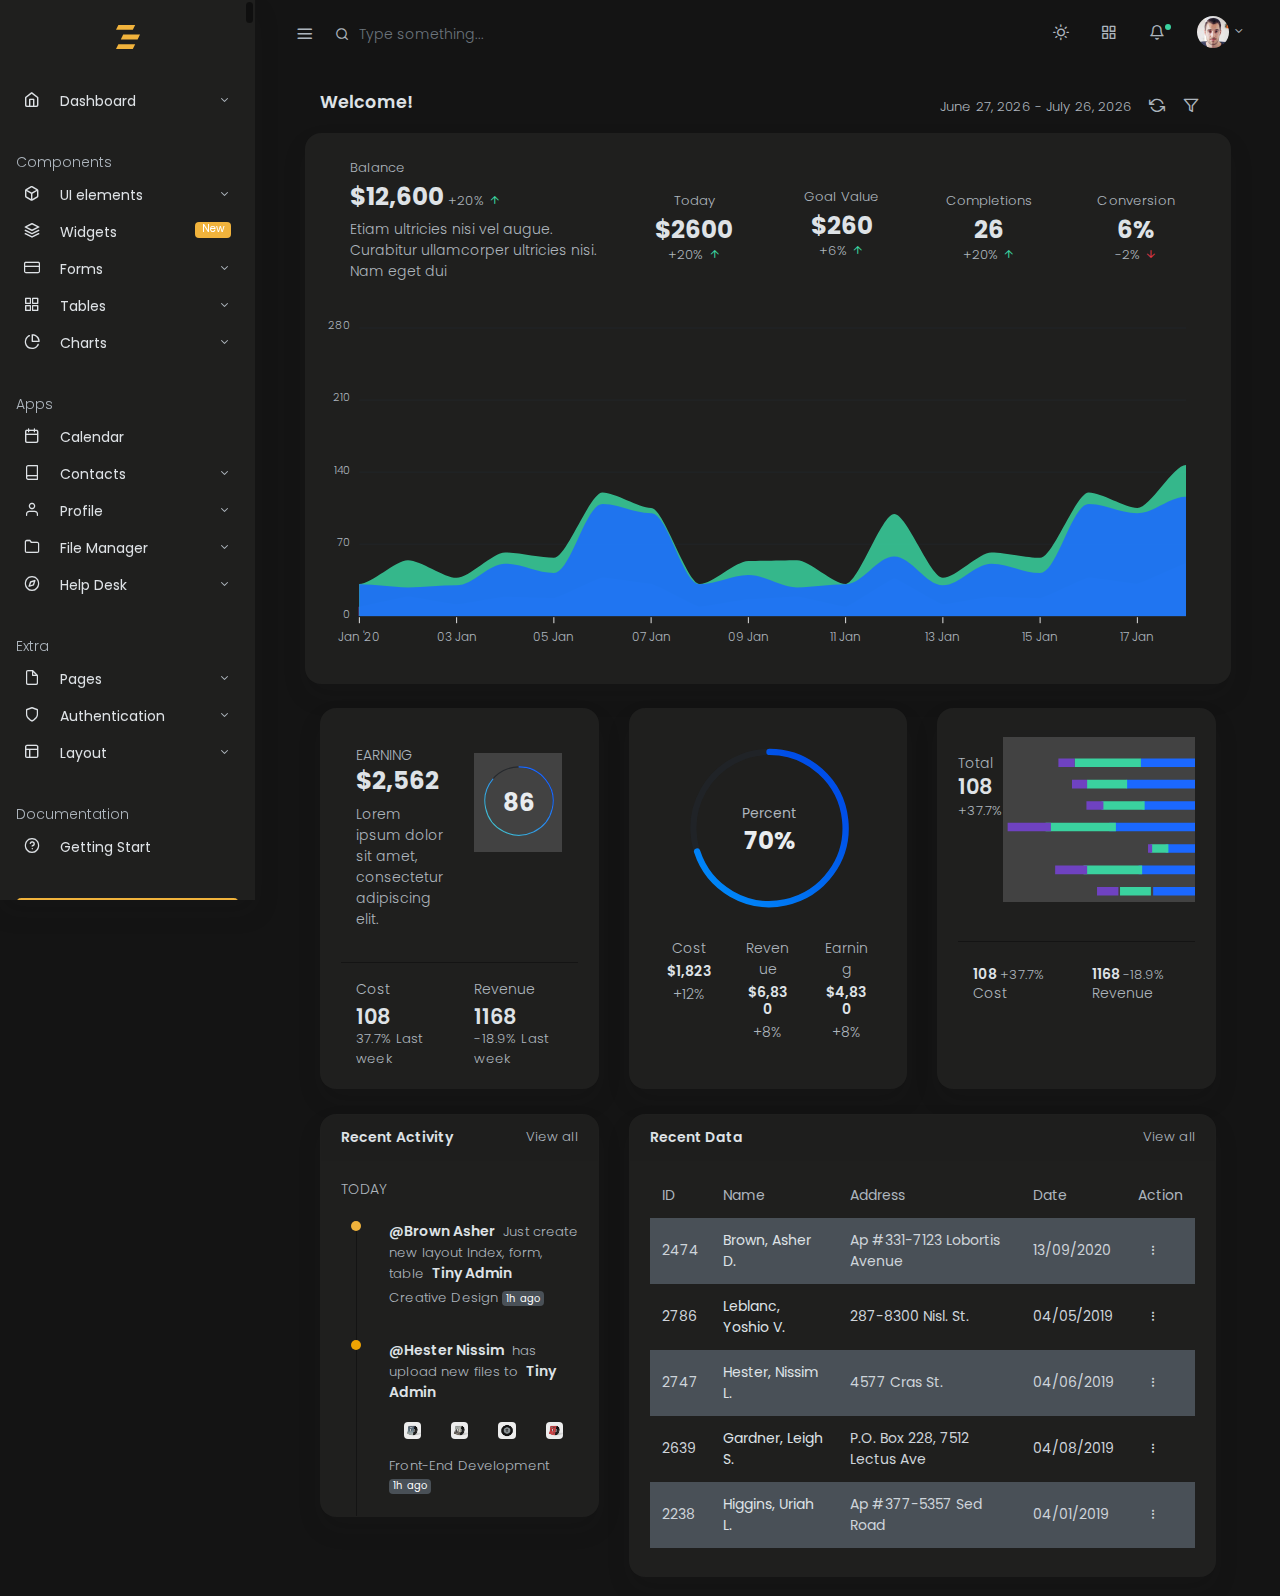
<file: index.html>
<!doctype html>
<html lang="en">
  <head>
    <meta charset="utf-8">
    <meta name="viewport" content="width=device-width, initial-scale=1, shrink-to-fit=no">
    <meta name="description" content="">
    <meta name="author" content="">
    <link rel="icon" href="./assets/images/vipa-icon.png">
    <title>VIPA Portal</title>
    <!-- Simple bar CSS -->
    <link rel="stylesheet" href="css/simplebar.css">
    <!-- Fonts CSS -->
    <link href="https://fonts.googleapis.com/css2?family=Poppins:ital,wght@0,100;0,200;0,300;0,400;0,600;0,700;0,800;0,900;1,100;1,200;1,300;1,400;1,600;1,700;1,800;1,900&display=swap" rel="stylesheet">
    <!-- Icons CSS -->
    <link rel="stylesheet" href="css/feather.css">
    <link rel="stylesheet" href="css/select2.css">
    <link rel="stylesheet" href="css/dropzone.css">
    <link rel="stylesheet" href="css/uppy.min.css">
    <link rel="stylesheet" href="css/jquery.steps.css">
    <link rel="stylesheet" href="css/jquery.timepicker.css">
    <link rel="stylesheet" href="css/quill.snow.css">
    <!-- Date Range Picker CSS -->
    <link rel="stylesheet" href="css/daterangepicker.css">
    <!-- App CSS -->
    <link rel="stylesheet" href="css/app-light.css" id="lightTheme" disabled>
    <link rel="stylesheet" href="css/app-dark.css" id="darkTheme">
  </head>
  <body class="vertical  dark  ">
    <div class="wrapper">
      <nav class="topnav navbar navbar-light">
        <button type="button" class="navbar-toggler text-muted mt-2 p-0 mr-3 collapseSidebar">
          <i class="fe fe-menu navbar-toggler-icon"></i>
        </button>
        <form class="form-inline mr-auto searchform text-muted">
          <input class="form-control mr-sm-2 bg-transparent border-0 pl-4 text-muted" type="search" placeholder="Type something..." aria-label="Search">
        </form>
        <ul class="nav">
          <li class="nav-item">
            <a class="nav-link text-muted my-2" href="#" id="modeSwitcher" data-mode="dark">
              <i class="fe fe-sun fe-16"></i>
            </a>
          </li>
          <li class="nav-item">
            <a class="nav-link text-muted my-2" href="./#" data-toggle="modal" data-target=".modal-shortcut">
              <span class="fe fe-grid fe-16"></span>
            </a>
          </li>
          <li class="nav-item nav-notif">
            <a class="nav-link text-muted my-2" href="./#" data-toggle="modal" data-target=".modal-notif">
              <span class="fe fe-bell fe-16"></span>
              <span class="dot dot-md bg-success"></span>
            </a>
          </li>
          <li class="nav-item dropdown">
            <a class="nav-link dropdown-toggle text-muted pr-0" href="#" id="navbarDropdownMenuLink" role="button" data-toggle="dropdown" aria-haspopup="true" aria-expanded="false">
              <span class="avatar avatar-sm mt-2">
                <img src="./assets/avatars/face-1.jpg" alt="..." class="avatar-img rounded-circle">
              </span>
            </a>
            <div class="dropdown-menu dropdown-menu-right" aria-labelledby="navbarDropdownMenuLink">
              <a class="dropdown-item" href="#">Profile</a>
              <a class="dropdown-item" href="#">Settings</a>
              <a class="dropdown-item" href="#">Activities</a>
            </div>
          </li>
        </ul>
      </nav>
      <aside class="sidebar-left border-right bg-white shadow" id="leftSidebar" data-simplebar>
        <a href="#" class="btn collapseSidebar toggle-btn d-lg-none text-muted ml-2 mt-3" data-toggle="toggle">
          <i class="fe fe-x"><span class="sr-only"></span></i>
        </a>
        <nav class="vertnav navbar navbar-light">
          <!-- nav bar -->
          <div class="w-100 mb-4 d-flex">
            <a class="navbar-brand mx-auto mt-2 flex-fill text-center" href="./index.html">
              <svg version="1.1" id="logo" class="navbar-brand-img brand-sm" xmlns="http://www.w3.org/2000/svg" xmlns:xlink="http://www.w3.org/1999/xlink" x="0px" y="0px" viewBox="0 0 120 120" xml:space="preserve">
                <g>
                  <polygon class="st0" points="78,105 15,105 24,87 87,87 	" />
                  <polygon class="st0" points="96,69 33,69 42,51 105,51 	" />
                  <polygon class="st0" points="78,33 15,33 24,15 87,15 	" />
                </g>
              </svg>
            </a>
          </div>
          <ul class="navbar-nav flex-fill w-100 mb-2">
            <li class="nav-item dropdown">
              <a href="#dashboard" data-toggle="collapse" aria-expanded="false" class="dropdown-toggle nav-link">
                <i class="fe fe-home fe-16"></i>
                <span class="ml-3 item-text">Dashboard</span><span class="sr-only">(current)</span>
              </a>
              <ul class="collapse list-unstyled pl-4 w-100" id="dashboard">
                <li class="nav-item active">
                  <a class="nav-link pl-3" href="./index.html"><span class="ml-1 item-text">Default</span></a>
                </li>
                <li class="nav-item">
                  <a class="nav-link pl-3" href="./dashboard-analytics.html"><span class="ml-1 item-text">Analytics</span></a>
                </li>
                <li class="nav-item">
                  <a class="nav-link pl-3" href="./dashboard-sales.html"><span class="ml-1 item-text">E-commerce</span></a>
                </li>
                <li class="nav-item">
                  <a class="nav-link pl-3" href="./dashboard-saas.html"><span class="ml-1 item-text">Saas Dashboard</span></a>
                </li>
                <li class="nav-item">
                  <a class="nav-link pl-3" href="./dashboard-system.html"><span class="ml-1 item-text">Systems</span></a>
                </li>
              </ul>
            </li>
          </ul>
          <p class="text-muted nav-heading mt-4 mb-1">
            <span>Components</span>
          </p>
          <ul class="navbar-nav flex-fill w-100 mb-2">
            <li class="nav-item dropdown">
              <a href="#ui-elements" data-toggle="collapse" aria-expanded="false" class="dropdown-toggle nav-link">
                <i class="fe fe-box fe-16"></i>
                <span class="ml-3 item-text">UI elements</span>
              </a>
              <ul class="collapse list-unstyled pl-4 w-100" id="ui-elements">
                <li class="nav-item">
                  <a class="nav-link pl-3" href="./ui-color.html"><span class="ml-1 item-text">Colors</span>
                  </a>
                </li>
                <li class="nav-item">
                  <a class="nav-link pl-3" href="./ui-typograpy.html"><span class="ml-1 item-text">Typograpy</span></a>
                </li>
                <li class="nav-item">
                  <a class="nav-link pl-3" href="./ui-icons.html"><span class="ml-1 item-text">Icons</span></a>
                </li>
                <li class="nav-item">
                  <a class="nav-link pl-3" href="./ui-buttons.html"><span class="ml-1 item-text">Buttons</span></a>
                </li>
                <li class="nav-item">
                  <a class="nav-link pl-3" href="./ui-notification.html"><span class="ml-1 item-text">Notifications</span></a>
                </li>
                <li class="nav-item">
                  <a class="nav-link pl-3" href="./ui-modals.html"><span class="ml-1 item-text">Modals</span></a>
                </li>
                <li class="nav-item">
                  <a class="nav-link pl-3" href="./ui-tabs-accordion.html"><span class="ml-1 item-text">Tabs & Accordion</span></a>
                </li>
                <li class="nav-item">
                  <a class="nav-link pl-3" href="./ui-progress.html"><span class="ml-1 item-text">Progress</span></a>
                </li>
              </ul>
            </li>
            <li class="nav-item w-100">
              <a class="nav-link" href="widgets.html">
                <i class="fe fe-layers fe-16"></i>
                <span class="ml-3 item-text">Widgets</span>
                <span class="badge badge-pill badge-primary">New</span>
              </a>
            </li>
            <li class="nav-item dropdown">
              <a href="#forms" data-toggle="collapse" aria-expanded="false" class="dropdown-toggle nav-link">
                <i class="fe fe-credit-card fe-16"></i>
                <span class="ml-3 item-text">Forms</span>
              </a>
              <ul class="collapse list-unstyled pl-4 w-100" id="forms">
                <li class="nav-item">
                  <a class="nav-link pl-3" href="./form_elements.html"><span class="ml-1 item-text">Basic Elements</span></a>
                </li>
                <li class="nav-item">
                  <a class="nav-link pl-3" href="./form_advanced.html"><span class="ml-1 item-text">Advanced Elements</span></a>
                </li>
                <li class="nav-item">
                  <a class="nav-link pl-3" href="./form_validation.html"><span class="ml-1 item-text">Validation</span></a>
                </li>
                <li class="nav-item">
                  <a class="nav-link pl-3" href="./form_wizard.html"><span class="ml-1 item-text">Wizard</span></a>
                </li>
                <li class="nav-item">
                  <a class="nav-link pl-3" href="./form_layouts.html"><span class="ml-1 item-text">Layouts</span></a>
                </li>
                <li class="nav-item">
                  <a class="nav-link pl-3" href="./form_upload.html"><span class="ml-1 item-text">File upload</span></a>
                </li>
              </ul>
            </li>
            <li class="nav-item dropdown">
              <a href="#tables" data-toggle="collapse" aria-expanded="false" class="dropdown-toggle nav-link">
                <i class="fe fe-grid fe-16"></i>
                <span class="ml-3 item-text">Tables</span>
              </a>
              <ul class="collapse list-unstyled pl-4 w-100" id="tables">
                <li class="nav-item">
                  <a class="nav-link pl-3" href="./table_basic.html"><span class="ml-1 item-text">Basic Tables</span></a>
                </li>
                <li class="nav-item">
                  <a class="nav-link pl-3" href="./table_advanced.html"><span class="ml-1 item-text">Advanced Tables</span></a>
                </li>
                <li class="nav-item">
                  <a class="nav-link pl-3" href="./table_datatables.html"><span class="ml-1 item-text">Data Tables</span></a>
                </li>
              </ul>
            </li>
            <li class="nav-item dropdown">
              <a href="#charts" data-toggle="collapse" aria-expanded="false" class="dropdown-toggle nav-link">
                <i class="fe fe-pie-chart fe-16"></i>
                <span class="ml-3 item-text">Charts</span>
              </a>
              <ul class="collapse list-unstyled pl-4 w-100" id="charts">
                <li class="nav-item">
                  <a class="nav-link pl-3" href="./chart-inline.html"><span class="ml-1 item-text">Inline Chart</span></a>
                </li>
                <li class="nav-item">
                  <a class="nav-link pl-3" href="./chart-chartjs.html"><span class="ml-1 item-text">Chartjs</span></a>
                </li>
                <li class="nav-item">
                  <a class="nav-link pl-3" href="./chart-apexcharts.html"><span class="ml-1 item-text">ApexCharts</span></a>
                </li>
                <li class="nav-item">
                  <a class="nav-link pl-3" href="./datamaps.html"><span class="ml-1 item-text">Datamaps</span></a>
                </li>
              </ul>
            </li>
          </ul>
          <p class="text-muted nav-heading mt-4 mb-1">
            <span>Apps</span>
          </p>
          <ul class="navbar-nav flex-fill w-100 mb-2">
            <li class="nav-item w-100">
              <a class="nav-link" href="calendar.html">
                <i class="fe fe-calendar fe-16"></i>
                <span class="ml-3 item-text">Calendar</span>
              </a>
            </li>
            <li class="nav-item dropdown">
              <a href="#contact" data-toggle="collapse" aria-expanded="false" class="dropdown-toggle nav-link">
                <i class="fe fe-book fe-16"></i>
                <span class="ml-3 item-text">Contacts</span>
              </a>
              <ul class="collapse list-unstyled pl-4 w-100" id="contact">
                <a class="nav-link pl-3" href="./contacts-list.html"><span class="ml-1">Contact List</span></a>
                <a class="nav-link pl-3" href="./contacts-grid.html"><span class="ml-1">Contact Grid</span></a>
                <a class="nav-link pl-3" href="./contacts-new.html"><span class="ml-1">New Contact</span></a>
              </ul>
            </li>
            <li class="nav-item dropdown">
              <a href="#profile" data-toggle="collapse" aria-expanded="false" class="dropdown-toggle nav-link">
                <i class="fe fe-user fe-16"></i>
                <span class="ml-3 item-text">Profile</span>
              </a>
              <ul class="collapse list-unstyled pl-4 w-100" id="profile">
                <a class="nav-link pl-3" href="./profile.html"><span class="ml-1">Overview</span></a>
                <a class="nav-link pl-3" href="./profile-settings.html"><span class="ml-1">Settings</span></a>
                <a class="nav-link pl-3" href="./profile-security.html"><span class="ml-1">Security</span></a>
                <a class="nav-link pl-3" href="./profile-notification.html"><span class="ml-1">Notifications</span></a>
              </ul>
            </li>
            <li class="nav-item dropdown">
              <a href="#fileman" data-toggle="collapse" aria-expanded="false" class="dropdown-toggle nav-link">
                <i class="fe fe-folder fe-16"></i>
                <span class="ml-3 item-text">File Manager</span>
              </a>
              <ul class="collapse list-unstyled pl-4 w-100" id="fileman">
                <a class="nav-link pl-3" href="./files-list.html"><span class="ml-1">Files List</span></a>
                <a class="nav-link pl-3" href="./files-grid.html"><span class="ml-1">Files Grid</span></a>
              </ul>
            </li>
            <li class="nav-item dropdown">
              <a href="#support" data-toggle="collapse" aria-expanded="false" class="dropdown-toggle nav-link">
                <i class="fe fe-compass fe-16"></i>
                <span class="ml-3 item-text">Help Desk</span>
              </a>
              <ul class="collapse list-unstyled pl-4 w-100" id="support">
                <a class="nav-link pl-3" href="./support-center.html"><span class="ml-1">Home</span></a>
                <a class="nav-link pl-3" href="./support-tickets.html"><span class="ml-1">Tickets</span></a>
                <a class="nav-link pl-3" href="./support-ticket-detail.html"><span class="ml-1">Ticket Detail</span></a>
                <a class="nav-link pl-3" href="./support-faqs.html"><span class="ml-1">FAQs</span></a>
              </ul>
            </li>
          </ul>
          <p class="text-muted nav-heading mt-4 mb-1">
            <span>Extra</span>
          </p>
          <ul class="navbar-nav flex-fill w-100 mb-2">
            <li class="nav-item dropdown">
              <a href="#pages" data-toggle="collapse" aria-expanded="false" class="dropdown-toggle nav-link">
                <i class="fe fe-file fe-16"></i>
                <span class="ml-3 item-text">Pages</span>
              </a>
              <ul class="collapse list-unstyled pl-4 w-100 w-100" id="pages">
                <li class="nav-item">
                  <a class="nav-link pl-3" href="./page-orders.html">
                    <span class="ml-1 item-text">Orders</span>
                  </a>
                </li>
                <li class="nav-item">
                  <a class="nav-link pl-3" href="./page-timeline.html">
                    <span class="ml-1 item-text">Timeline</span>
                  </a>
                </li>
                <li class="nav-item">
                  <a class="nav-link pl-3" href="./page-invoice.html">
                    <span class="ml-1 item-text">Invoice</span>
                  </a>
                </li>
                <li class="nav-item">
                  <a class="nav-link pl-3" href="./page-404.html">
                    <span class="ml-1 item-text">Page 404</span>
                  </a>
                </li>
                <li class="nav-item">
                  <a class="nav-link pl-3" href="./page-500.html">
                    <span class="ml-1 item-text">Page 500</span>
                  </a>
                </li>
                <li class="nav-item">
                  <a class="nav-link pl-3" href="./page-blank.html">
                    <span class="ml-1 item-text">Blank</span>
                  </a>
                </li>
              </ul>
            </li>
            <li class="nav-item dropdown">
              <a href="#auth" data-toggle="collapse" aria-expanded="false" class="dropdown-toggle nav-link">
                <i class="fe fe-shield fe-16"></i>
                <span class="ml-3 item-text">Authentication</span>
              </a>
              <ul class="collapse list-unstyled pl-4 w-100" id="auth">
                <a class="nav-link pl-3" href="./auth-login.html"><span class="ml-1">Login 1</span></a>
                <a class="nav-link pl-3" href="./auth-login-half.html"><span class="ml-1">Login 2</span></a>
                <a class="nav-link pl-3" href="./auth-register.html"><span class="ml-1">Register</span></a>
                <a class="nav-link pl-3" href="./auth-resetpw.html"><span class="ml-1">Reset Password</span></a>
                <a class="nav-link pl-3" href="./auth-confirm.html"><span class="ml-1">Confirm Password</span></a>
              </ul>
            </li>
            <li class="nav-item dropdown">
              <a href="#layouts" data-toggle="collapse" aria-expanded="false" class="dropdown-toggle nav-link">
                <i class="fe fe-layout fe-16"></i>
                <span class="ml-3 item-text">Layout</span>
              </a>
              <ul class="collapse list-unstyled pl-4 w-100" id="layouts">
                <li class="nav-item">
                  <a class="nav-link pl-3" href="./index.html"><span class="ml-1 item-text">Default</span></a>
                </li>
                <li class="nav-item">
                  <a class="nav-link pl-3" href="./index-horizontal.html"><span class="ml-1 item-text">Top Navigation</span></a>
                </li>
                <li class="nav-item">
                  <a class="nav-link pl-3" href="./index-boxed.html"><span class="ml-1 item-text">Boxed</span></a>
                </li>
              </ul>
            </li>
          </ul>
          <p class="text-muted nav-heading mt-4 mb-1">
            <span>Documentation</span>
          </p>
          <ul class="navbar-nav flex-fill w-100 mb-2">
            <li class="nav-item w-100">
              <a class="nav-link" href="../docs/index.html">
                <i class="fe fe-help-circle fe-16"></i>
                <span class="ml-3 item-text">Getting Start</span>
              </a>
            </li>
          </ul>
          <div class="btn-box w-100 mt-4 mb-1">
            <a href="https://themeforest.net/item/tinydash-bootstrap-html-admin-dashboard-template/27511269" target="_blank" class="btn mb-2 btn-primary btn-lg btn-block">
              <i class="fe fe-shopping-cart fe-12 mx-2"></i><span class="small">Buy now</span>
            </a>
          </div>
        </nav>
      </aside>
      <main role="main" class="main-content">
        <div class="container-fluid">
          <div class="row justify-content-center">
            <div class="col-12">
              <div class="row align-items-center mb-2">
                <div class="col">
                  <h2 class="h5 page-title">Welcome!</h2>
                </div>
                <div class="col-auto">
                  <form class="form-inline">
                    <div class="form-group d-none d-lg-inline">
                      <label for="reportrange" class="sr-only">Date Ranges</label>
                      <div id="reportrange" class="px-2 py-2 text-muted">
                        <span class="small"></span>
                      </div>
                    </div>
                    <div class="form-group">
                      <button type="button" class="btn btn-sm"><span class="fe fe-refresh-ccw fe-16 text-muted"></span></button>
                      <button type="button" class="btn btn-sm mr-2"><span class="fe fe-filter fe-16 text-muted"></span></button>
                    </div>
                  </form>
                </div>
              </div>
              <div class="mb-2 align-items-center">
                <div class="card shadow mb-4">
                  <div class="card-body">
                    <div class="row mt-1 align-items-center">
                      <div class="col-12 col-lg-4 text-left pl-4">
                        <p class="mb-1 small text-muted">Balance</p>
                        <span class="h3">$12,600</span>
                        <span class="small text-muted">+20%</span>
                        <span class="fe fe-arrow-up text-success fe-12"></span>
                        <p class="text-muted mt-2"> Etiam ultricies nisi vel augue. Curabitur ullamcorper ultricies nisi. Nam eget dui </p>
                      </div>
                      <div class="col-6 col-lg-2 text-center py-4">
                        <p class="mb-1 small text-muted">Today</p>
                        <span class="h3">$2600</span><br />
                        <span class="small text-muted">+20%</span>
                        <span class="fe fe-arrow-up text-success fe-12"></span>
                      </div>
                      <div class="col-6 col-lg-2 text-center py-4 mb-2">
                        <p class="mb-1 small text-muted">Goal Value</p>
                        <span class="h3">$260</span><br />
                        <span class="small text-muted">+6%</span>
                        <span class="fe fe-arrow-up text-success fe-12"></span>
                      </div>
                      <div class="col-6 col-lg-2 text-center py-4">
                        <p class="mb-1 small text-muted">Completions</p>
                        <span class="h3">26</span><br />
                        <span class="small text-muted">+20%</span>
                        <span class="fe fe-arrow-up text-success fe-12"></span>
                      </div>
                      <div class="col-6 col-lg-2 text-center py-4">
                        <p class="mb-1 small text-muted">Conversion</p>
                        <span class="h3">6%</span><br />
                        <span class="small text-muted">-2%</span>
                        <span class="fe fe-arrow-down text-danger fe-12"></span>
                      </div>
                    </div>
                    <div class="chartbox mr-4">
                      <div id="areaChart"></div>
                    </div>
                  </div> <!-- .card-body -->
                </div> <!-- .card -->
              </div>
              <div class="row items-align-baseline">
                <div class="col-md-12 col-lg-4">
                  <div class="card shadow eq-card mb-4">
                    <div class="card-body mb-n3">
                      <div class="row items-align-baseline h-100">
                        <div class="col-md-6 my-3">
                          <p class="mb-0"><strong class="mb-0 text-uppercase text-muted">Earning</strong></p>
                          <h3>$2,562</h3>
                          <p class="text-muted">Lorem ipsum dolor sit amet, consectetur adipiscing elit.</p>
                        </div>
                        <div class="col-md-6 my-4 text-center">
                          <div lass="chart-box mx-4">
                            <div id="radialbarWidget"></div>
                          </div>
                        </div>
                        <div class="col-md-6 border-top py-3">
                          <p class="mb-1"><strong class="text-muted">Cost</strong></p>
                          <h4 class="mb-0">108</h4>
                          <p class="small text-muted mb-0"><span>37.7% Last week</span></p>
                        </div> <!-- .col -->
                        <div class="col-md-6 border-top py-3">
                          <p class="mb-1"><strong class="text-muted">Revenue</strong></p>
                          <h4 class="mb-0">1168</h4>
                          <p class="small text-muted mb-0"><span>-18.9% Last week</span></p>
                        </div> <!-- .col -->
                      </div>
                    </div> <!-- .card-body -->
                  </div> <!-- .card -->
                </div> <!-- .col -->
                <div class="col-md-12 col-lg-4">
                  <div class="card shadow eq-card mb-4">
                    <div class="card-body">
                      <div class="chart-widget mb-2">
                        <div id="radialbar"></div>
                      </div>
                      <div class="row items-align-center">
                        <div class="col-4 text-center">
                          <p class="text-muted mb-1">Cost</p>
                          <h6 class="mb-1">$1,823</h6>
                          <p class="text-muted mb-0">+12%</p>
                        </div>
                        <div class="col-4 text-center">
                          <p class="text-muted mb-1">Revenue</p>
                          <h6 class="mb-1">$6,830</h6>
                          <p class="text-muted mb-0">+8%</p>
                        </div>
                        <div class="col-4 text-center">
                          <p class="text-muted mb-1">Earning</p>
                          <h6 class="mb-1">$4,830</h6>
                          <p class="text-muted mb-0">+8%</p>
                        </div>
                      </div>
                    </div> <!-- .card-body -->
                  </div> <!-- .card -->
                </div> <!-- .col -->
                <div class="col-md-12 col-lg-4">
                  <div class="card shadow eq-card mb-4">
                    <div class="card-body">
                      <div class="d-flex mt-3 mb-4">
                        <div class="flex-fill pt-2">
                          <p class="mb-0 text-muted">Total</p>
                          <h4 class="mb-0">108</h4>
                          <span class="small text-muted">+37.7%</span>
                        </div>
                        <div class="flex-fill chart-box mt-n2">
                          <div id="barChartWidget"></div>
                        </div>
                      </div> <!-- .d-flex -->
                      <div class="row border-top">
                        <div class="col-md-6 pt-4">
                          <h6 class="mb-0">108 <span class="small text-muted">+37.7%</span></h6>
                          <p class="mb-0 text-muted">Cost</p>
                        </div>
                        <div class="col-md-6 pt-4">
                          <h6 class="mb-0">1168 <span class="small text-muted">-18.9%</span></h6>
                          <p class="mb-0 text-muted">Revenue</p>
                        </div>
                      </div> <!-- .row -->
                    </div> <!-- .card-body -->
                  </div> <!-- .card -->
                </div> <!-- .col-md -->
              </div> <!-- .row -->
              <div class="row">
                <!-- Recent Activity -->
                <div class="col-md-12 col-lg-4 mb-4">
                  <div class="card timeline shadow">
                    <div class="card-header">
                      <strong class="card-title">Recent Activity</strong>
                      <a class="float-right small text-muted" href="#!">View all</a>
                    </div>
                    <div class="card-body" data-simplebar style="height:355px; overflow-y: auto; overflow-x: hidden;">
                      <h6 class="text-uppercase text-muted mb-4">Today</h6>
                      <div class="pb-3 timeline-item item-primary">
                        <div class="pl-5">
                          <div class="mb-1"><strong>@Brown Asher</strong><span class="text-muted small mx-2">Just create new layout Index, form, table</span><strong>Tiny Admin</strong></div>
                          <p class="small text-muted">Creative Design <span class="badge badge-light">1h ago</span>
                          </p>
                        </div>
                      </div>
                      <div class="pb-3 timeline-item item-warning">
                        <div class="pl-5">
                          <div class="mb-3"><strong>@Hester Nissim</strong><span class="text-muted small mx-2">has upload new files to</span><strong>Tiny Admin</strong></div>
                          <div class="row mb-3">
                            <div class="col"><img src="./assets/products/p1.jpg" alt="..." class="img-fluid rounded"></div>
                            <div class="col"><img src="./assets/products/p2.jpg" alt="..." class="img-fluid rounded"></div>
                            <div class="col"><img src="./assets/products/p3.jpg" alt="..." class="img-fluid rounded"></div>
                            <div class="col"><img src="./assets/products/p4.jpg" alt="..." class="img-fluid rounded"></div>
                          </div>
                          <p class="small text-muted">Front-End Development <span class="badge badge-light">1h ago</span>
                          </p>
                        </div>
                      </div>
                      <div class="pb-3 timeline-item item-success">
                        <div class="pl-5">
                          <div class="mb-3"><strong>@Kelley Sonya</strong><span class="text-muted small mx-2">has commented on</span><strong>Advanced table</strong></div>
                          <div class="card d-inline-flex mb-2">
                            <div class="card-body bg-light py-2 px-3 small rounded"> Lorem ipsum dolor sit amet, consectetur adipiscing elit. Integer dignissim nulla eu quam cursus placerat. Vivamus non odio ullamcorper, lacinia ante nec, blandit leo. </div>
                          </div>
                          <p class="small text-muted">Back-End Development <span class="badge badge-light">1h ago</span>
                          </p>
                        </div>
                      </div>
                      <h6 class="text-uppercase text-muted mb-4">Yesterday</h6>
                      <div class="pb-3 timeline-item item-warning">
                        <div class="pl-5">
                          <div class="mb-3"><strong>@Fletcher Everett</strong><span class="text-muted small mx-2">created new group for</span><strong>Tiny Admin</strong></div>
                          <ul class="avatars-list mb-3">
                            <li>
                              <a href="#!" class="avatar avatar-sm">
                                <img alt="..." class="avatar-img rounded-circle" src="./assets/avatars/face-1.jpg">
                              </a>
                            </li>
                            <li>
                              <a href="#!" class="avatar avatar-sm">
                                <img alt="..." class="avatar-img rounded-circle" src="./assets/avatars/face-4.jpg">
                              </a>
                            </li>
                            <li>
                              <a href="#!" class="avatar avatar-sm">
                                <img alt="..." class="avatar-img rounded-circle" src="./assets/avatars/face-3.jpg">
                              </a>
                            </li>
                          </ul>
                          <p class="small text-muted">Front-End Development <span class="badge badge-light">1h ago</span>
                          </p>
                        </div>
                      </div>
                      <div class="pb-3 timeline-item item-success">
                        <div class="pl-5">
                          <div class="mb-3"><strong>@Bertha Ball</strong><span class="text-muted small mx-2">has commented on</span><strong>Advanced table</strong></div>
                          <div class="card d-inline-flex mb-2">
                            <div class="card-body bg-light py-2 px-3"> Lorem ipsum dolor sit amet, consectetur adipiscing elit. Integer dignissim nulla eu quam cursus placerat. Vivamus non odio ullamcorper, lacinia ante nec, blandit leo. </div>
                          </div>
                          <p class="small text-muted">Back-End Development <span class="badge badge-light">1h ago</span>
                          </p>
                        </div>
                      </div>
                      <div class="pb-3 timeline-item item-danger">
                        <div class="pl-5">
                          <div class="mb-3"><strong>@Lillith Joseph</strong><span class="text-muted small mx-2">has upload new files to</span><strong>Tiny Admin</strong></div>
                          <div class="row mb-3">
                            <div class="col"><img src="./assets/products/p4.jpg" alt="..." class="img-fluid rounded"></div>
                            <div class="col"><img src="./assets/products/p1.jpg" alt="..." class="img-fluid rounded"></div>
                            <div class="col"><img src="./assets/products/p2.jpg" alt="..." class="img-fluid rounded"></div>
                          </div>
                          <p class="small text-muted">Front-End Development <span class="badge badge-light">1h ago</span>
                          </p>
                        </div>
                      </div>
                    </div> <!-- / .card-body -->
                  </div> <!-- / .card -->
                </div> <!-- / .col-md-6 -->
                <!-- Striped rows -->
                <div class="col-md-12 col-lg-8">
                  <div class="card shadow">
                    <div class="card-header">
                      <strong class="card-title">Recent Data</strong>
                      <a class="float-right small text-muted" href="#!">View all</a>
                    </div>
                    <div class="card-body my-n2">
                      <table class="table table-striped table-hover table-borderless">
                        <thead>
                          <tr>
                            <th>ID</th>
                            <th>Name</th>
                            <th>Address</th>
                            <th>Date</th>
                            <th>Action</th>
                          </tr>
                        </thead>
                        <tbody>
                          <tr>
                            <td>2474</td>
                            <th scope="col">Brown, Asher D.</th>
                            <td>Ap #331-7123 Lobortis Avenue</td>
                            <td>13/09/2020</td>
                            <td>
                              <div class="dropdown">
                                <button class="btn btn-sm dropdown-toggle more-vertical" type="button" id="dr1" data-toggle="dropdown" aria-haspopup="true" aria-expanded="false">
                                  <span class="text-muted sr-only">Action</span>
                                </button>
                                <div class="dropdown-menu dropdown-menu-right" aria-labelledby="dr1">
                                  <a class="dropdown-item" href="#">Edit</a>
                                  <a class="dropdown-item" href="#">Remove</a>
                                  <a class="dropdown-item" href="#">Assign</a>
                                </div>
                              </div>
                            </td>
                          </tr>
                          <tr>
                            <td>2786</td>
                            <th scope="col">Leblanc, Yoshio V.</th>
                            <td>287-8300 Nisl. St.</td>
                            <td>04/05/2019</td>
                            <td>
                              <div class="dropdown">
                                <button class="btn btn-sm dropdown-toggle more-vertical" type="button" id="dr2" data-toggle="dropdown" aria-haspopup="true" aria-expanded="false">
                                  <span class="text-muted sr-only">Action</span>
                                </button>
                                <div class="dropdown-menu dropdown-menu-right" aria-labelledby="dr2">
                                  <a class="dropdown-item" href="#">Edit</a>
                                  <a class="dropdown-item" href="#">Remove</a>
                                  <a class="dropdown-item" href="#">Assign</a>
                                </div>
                              </div>
                            </td>
                          </tr>
                          <tr>
                            <td>2747</td>
                            <th scope="col">Hester, Nissim L.</th>
                            <td>4577 Cras St.</td>
                            <td>04/06/2019</td>
                            <td>
                              <div class="dropdown">
                                <button class="btn btn-sm dropdown-toggle more-vertical" type="button" data-toggle="dropdown" aria-haspopup="true" aria-expanded="false">
                                  <span class="text-muted sr-only">Action</span>
                                </button>
                                <div class="dropdown-menu dropdown-menu-right">
                                  <a class="dropdown-item" href="#">Edit</a>
                                  <a class="dropdown-item" href="#">Remove</a>
                                  <a class="dropdown-item" href="#">Assign</a>
                                </div>
                              </div>
                            </td>
                          </tr>
                          <tr>
                            <td>2639</td>
                            <th scope="col">Gardner, Leigh S.</th>
                            <td>P.O. Box 228, 7512 Lectus Ave</td>
                            <td>04/08/2019</td>
                            <td>
                              <div class="dropdown">
                                <button class="btn btn-sm dropdown-toggle more-vertical" type="button" id="dr4" data-toggle="dropdown" aria-haspopup="true" aria-expanded="false">
                                  <span class="text-muted sr-only">Action</span>
                                </button>
                                <div class="dropdown-menu dropdown-menu-right" aria-labelledby="dr4">
                                  <a class="dropdown-item" href="#">Edit</a>
                                  <a class="dropdown-item" href="#">Remove</a>
                                  <a class="dropdown-item" href="#">Assign</a>
                                </div>
                              </div>
                            </td>
                          </tr>
                          <tr>
                            <td>2238</td>
                            <th scope="col">Higgins, Uriah L.</th>
                            <td>Ap #377-5357 Sed Road</td>
                            <td>04/01/2019</td>
                            <td>
                              <div class="dropdown">
                                <button class="btn btn-sm dropdown-toggle more-vertical" type="button" id="dr5" data-toggle="dropdown" aria-haspopup="true" aria-expanded="false">
                                  <span class="text-muted sr-only">Action</span>
                                </button>
                                <div class="dropdown-menu dropdown-menu-right" aria-labelledby="dr5">
                                  <a class="dropdown-item" href="#">Edit</a>
                                  <a class="dropdown-item" href="#">Remove</a>
                                  <a class="dropdown-item" href="#">Assign</a>
                                </div>
                              </div>
                            </td>
                          </tr>
                        </tbody>
                      </table>
                    </div>
                  </div>
                </div> <!-- Striped rows -->
              </div> <!-- .row-->
            </div> <!-- .col-12 -->
          </div> <!-- .row -->
        </div> <!-- .container-fluid -->
        <div class="modal fade modal-notif modal-slide" tabindex="-1" role="dialog" aria-labelledby="defaultModalLabel" aria-hidden="true">
          <div class="modal-dialog modal-sm" role="document">
            <div class="modal-content">
              <div class="modal-header">
                <h5 class="modal-title" id="defaultModalLabel">Notifications</h5>
                <button type="button" class="close" data-dismiss="modal" aria-label="Close">
                  <span aria-hidden="true">&times;</span>
                </button>
              </div>
              <div class="modal-body">
                <div class="list-group list-group-flush my-n3">
                  <div class="list-group-item bg-transparent">
                    <div class="row align-items-center">
                      <div class="col-auto">
                        <span class="fe fe-box fe-24"></span>
                      </div>
                      <div class="col">
                        <small><strong>Package has uploaded successfull</strong></small>
                        <div class="my-0 text-muted small">Package is zipped and uploaded</div>
                        <small class="badge badge-pill badge-light text-muted">1m ago</small>
                      </div>
                    </div>
                  </div>
                  <div class="list-group-item bg-transparent">
                    <div class="row align-items-center">
                      <div class="col-auto">
                        <span class="fe fe-download fe-24"></span>
                      </div>
                      <div class="col">
                        <small><strong>Widgets are updated successfull</strong></small>
                        <div class="my-0 text-muted small">Just create new layout Index, form, table</div>
                        <small class="badge badge-pill badge-light text-muted">2m ago</small>
                      </div>
                    </div>
                  </div>
                  <div class="list-group-item bg-transparent">
                    <div class="row align-items-center">
                      <div class="col-auto">
                        <span class="fe fe-inbox fe-24"></span>
                      </div>
                      <div class="col">
                        <small><strong>Notifications have been sent</strong></small>
                        <div class="my-0 text-muted small">Fusce dapibus, tellus ac cursus commodo</div>
                        <small class="badge badge-pill badge-light text-muted">30m ago</small>
                      </div>
                    </div> <!-- / .row -->
                  </div>
                  <div class="list-group-item bg-transparent">
                    <div class="row align-items-center">
                      <div class="col-auto">
                        <span class="fe fe-link fe-24"></span>
                      </div>
                      <div class="col">
                        <small><strong>Link was attached to menu</strong></small>
                        <div class="my-0 text-muted small">New layout has been attached to the menu</div>
                        <small class="badge badge-pill badge-light text-muted">1h ago</small>
                      </div>
                    </div>
                  </div> <!-- / .row -->
                </div> <!-- / .list-group -->
              </div>
              <div class="modal-footer">
                <button type="button" class="btn btn-secondary btn-block" data-dismiss="modal">Clear All</button>
              </div>
            </div>
          </div>
        </div>
        <div class="modal fade modal-shortcut modal-slide" tabindex="-1" role="dialog" aria-labelledby="defaultModalLabel" aria-hidden="true">
          <div class="modal-dialog" role="document">
            <div class="modal-content">
              <div class="modal-header">
                <h5 class="modal-title" id="defaultModalLabel">Shortcuts</h5>
                <button type="button" class="close" data-dismiss="modal" aria-label="Close">
                  <span aria-hidden="true">&times;</span>
                </button>
              </div>
              <div class="modal-body px-5">
                <div class="row align-items-center">
                  <div class="col-6 text-center">
                    <div class="squircle bg-success justify-content-center">
                      <i class="fe fe-cpu fe-32 align-self-center text-white"></i>
                    </div>
                    <p>Control area</p>
                  </div>
                  <div class="col-6 text-center">
                    <div class="squircle bg-primary justify-content-center">
                      <i class="fe fe-activity fe-32 align-self-center text-white"></i>
                    </div>
                    <p>Activity</p>
                  </div>
                </div>
                <div class="row align-items-center">
                  <div class="col-6 text-center">
                    <div class="squircle bg-primary justify-content-center">
                      <i class="fe fe-droplet fe-32 align-self-center text-white"></i>
                    </div>
                    <p>Droplet</p>
                  </div>
                  <div class="col-6 text-center">
                    <div class="squircle bg-primary justify-content-center">
                      <i class="fe fe-upload-cloud fe-32 align-self-center text-white"></i>
                    </div>
                    <p>Upload</p>
                  </div>
                </div>
                <div class="row align-items-center">
                  <div class="col-6 text-center">
                    <div class="squircle bg-primary justify-content-center">
                      <i class="fe fe-users fe-32 align-self-center text-white"></i>
                    </div>
                    <p>Users</p>
                  </div>
                  <div class="col-6 text-center">
                    <div class="squircle bg-primary justify-content-center">
                      <i class="fe fe-settings fe-32 align-self-center text-white"></i>
                    </div>
                    <p>Settings</p>
                  </div>
                </div>
              </div>
            </div>
          </div>
        </div>
      </main> <!-- main -->
    </div> <!-- .wrapper -->
    <script src="js/jquery.min.js"></script>
    <script src="js/popper.min.js"></script>
    <script src="js/moment.min.js"></script>
    <script src="js/bootstrap.min.js"></script>
    <script src="js/simplebar.min.js"></script>
    <script src='js/daterangepicker.js'></script>
    <script src='js/jquery.stickOnScroll.js'></script>
    <script src="js/tinycolor-min.js"></script>
    <script src="js/config.js"></script>
    <script src="js/d3.min.js"></script>
    <script src="js/topojson.min.js"></script>
    <script src="js/datamaps.all.min.js"></script>
    <script src="js/datamaps-zoomto.js"></script>
    <script src="js/datamaps.custom.js"></script>
    <script src="js/Chart.min.js"></script>
    <script>
      /* defind global options */
      Chart.defaults.global.defaultFontFamily = base.defaultFontFamily;
      Chart.defaults.global.defaultFontColor = colors.mutedColor;
    </script>
    <script src="js/gauge.min.js"></script>
    <script src="js/jquery.sparkline.min.js"></script>
    <script src="js/apexcharts.min.js"></script>
    <script src="js/apexcharts.custom.js"></script>
    <script src='js/jquery.mask.min.js'></script>
    <script src='js/select2.min.js'></script>
    <script src='js/jquery.steps.min.js'></script>
    <script src='js/jquery.validate.min.js'></script>
    <script src='js/jquery.timepicker.js'></script>
    <script src='js/dropzone.min.js'></script>
    <script src='js/uppy.min.js'></script>
    <script src='js/quill.min.js'></script>
    <script>
      $('.select2').select2(
      {
        theme: 'bootstrap4',
      });
      $('.select2-multi').select2(
      {
        multiple: true,
        theme: 'bootstrap4',
      });
      $('.drgpicker').daterangepicker(
      {
        singleDatePicker: true,
        timePicker: false,
        showDropdowns: true,
        locale:
        {
          format: 'MM/DD/YYYY'
        }
      });
      $('.time-input').timepicker(
      {
        'scrollDefault': 'now',
        'zindex': '9999' /* fix modal open */
      });
      /** date range picker */
      if ($('.datetimes').length)
      {
        $('.datetimes').daterangepicker(
        {
          timePicker: true,
          startDate: moment().startOf('hour'),
          endDate: moment().startOf('hour').add(32, 'hour'),
          locale:
          {
            format: 'M/DD hh:mm A'
          }
        });
      }
      var start = moment().subtract(29, 'days');
      var end = moment();

      function cb(start, end)
      {
        $('#reportrange span').html(start.format('MMMM D, YYYY') + ' - ' + end.format('MMMM D, YYYY'));
      }
      $('#reportrange').daterangepicker(
      {
        startDate: start,
        endDate: end,
        ranges:
        {
          'Today': [moment(), moment()],
          'Yesterday': [moment().subtract(1, 'days'), moment().subtract(1, 'days')],
          'Last 7 Days': [moment().subtract(6, 'days'), moment()],
          'Last 30 Days': [moment().subtract(29, 'days'), moment()],
          'This Month': [moment().startOf('month'), moment().endOf('month')],
          'Last Month': [moment().subtract(1, 'month').startOf('month'), moment().subtract(1, 'month').endOf('month')]
        }
      }, cb);
      cb(start, end);
      $('.input-placeholder').mask("00/00/0000",
      {
        placeholder: "__/__/____"
      });
      $('.input-zip').mask('00000-000',
      {
        placeholder: "____-___"
      });
      $('.input-money').mask("#.##0,00",
      {
        reverse: true
      });
      $('.input-phoneus').mask('(000) 000-0000');
      $('.input-mixed').mask('AAA 000-S0S');
      $('.input-ip').mask('0ZZ.0ZZ.0ZZ.0ZZ',
      {
        translation:
        {
          'Z':
          {
            pattern: /[0-9]/,
            optional: true
          }
        },
        placeholder: "___.___.___.___"
      });
      // editor
      var editor = document.getElementById('editor');
      if (editor)
      {
        var toolbarOptions = [
          [
          {
            'font': []
          }],
          [
          {
            'header': [1, 2, 3, 4, 5, 6, false]
          }],
          ['bold', 'italic', 'underline', 'strike'],
          ['blockquote', 'code-block'],
          [
          {
            'header': 1
          },
          {
            'header': 2
          }],
          [
          {
            'list': 'ordered'
          },
          {
            'list': 'bullet'
          }],
          [
          {
            'script': 'sub'
          },
          {
            'script': 'super'
          }],
          [
          {
            'indent': '-1'
          },
          {
            'indent': '+1'
          }], // outdent/indent
          [
          {
            'direction': 'rtl'
          }], // text direction
          [
          {
            'color': []
          },
          {
            'background': []
          }], // dropdown with defaults from theme
          [
          {
            'align': []
          }],
          ['clean'] // remove formatting button
        ];
        var quill = new Quill(editor,
        {
          modules:
          {
            toolbar: toolbarOptions
          },
          theme: 'snow'
        });
      }
      // Example starter JavaScript for disabling form submissions if there are invalid fields
      (function()
      {
        'use strict';
        window.addEventListener('load', function()
        {
          // Fetch all the forms we want to apply custom Bootstrap validation styles to
          var forms = document.getElementsByClassName('needs-validation');
          // Loop over them and prevent submission
          var validation = Array.prototype.filter.call(forms, function(form)
          {
            form.addEventListener('submit', function(event)
            {
              if (form.checkValidity() === false)
              {
                event.preventDefault();
                event.stopPropagation();
              }
              form.classList.add('was-validated');
            }, false);
          });
        }, false);
      })();
    </script>
    <script>
      var uptarg = document.getElementById('drag-drop-area');
      if (uptarg)
      {
        var uppy = Uppy.Core().use(Uppy.Dashboard,
        {
          inline: true,
          target: uptarg,
          proudlyDisplayPoweredByUppy: false,
          theme: 'dark',
          width: 770,
          height: 210,
          plugins: ['Webcam']
        }).use(Uppy.Tus,
        {
          endpoint: 'https://master.tus.io/files/'
        });
        uppy.on('complete', (result) =>
        {
          console.log('Upload complete! We’ve uploaded these files:', result.successful)
        });
      }
    </script>
    <script src="js/apps.js"></script>
  </body>
</html>
</file>
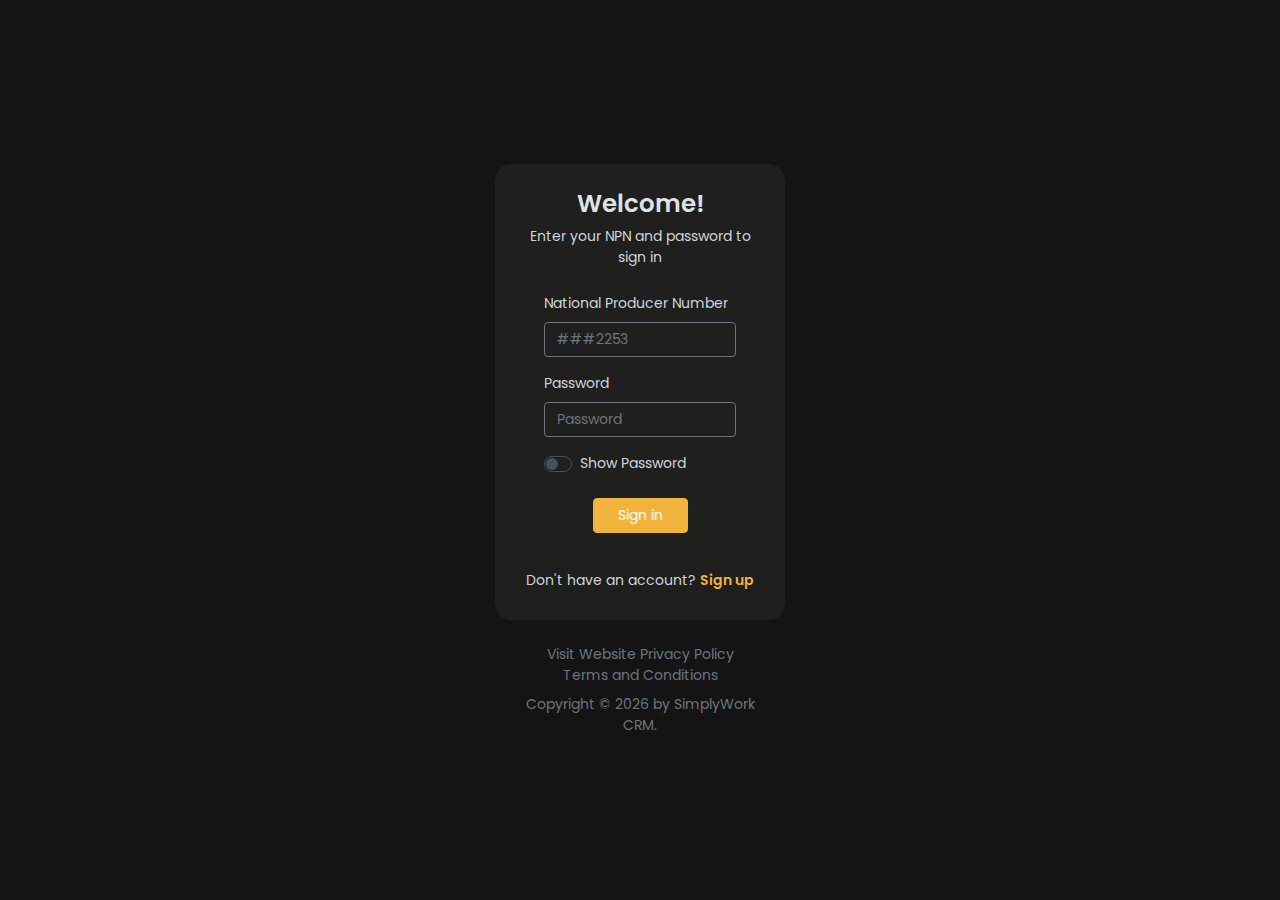
<file: auth-login.html>
<!DOCTYPE html>
<html lang="en">
    <head>
      <meta charset="utf-8">
      <meta name="viewport" content="width=device-width, initial-scale=1, shrink-to-fit=no">
      <link rel="icon" href="./assets/images/vipa-icon.png">
      <title>VIPA Portal</title>
      <!-- Simple bar CSS -->
      <link rel="stylesheet" href="../css/simplebar.css">
      <!-- Fonts CSS -->
      <link href="https://fonts.googleapis.com/css2?family=Poppins:ital,wght@0,100;0,200;0,300;0,400;0,600;0,700;0,800;0,900;1,100;1,200;1,300;1,400;1,600;1,700;1,800;1,900&display=swap" rel="stylesheet">
      <!-- Icons CSS -->
      <link rel="stylesheet" href="../css/feather.css">
      <!-- Date Range Picker CSS -->
      <link rel="stylesheet" href="../css/daterangepicker.css">
      <!-- App CSS -->
      <link rel="stylesheet" href="../css/app-light.css" id="lightTheme" disabled>
      <link rel="stylesheet" href="../css/app-dark.css" id="darkTheme">
      <script src="https://code.jquery.com/jquery-3.6.0.min.js"></script>
    </head>

    <body class="dark">
      <div class="wrapper vh-100">
          <div class="row align-items-center h-100">
            <div class="col-lg-3 col-md-4 mx-auto">
              <div class="card">
                <div class="card-header pb-0 text-left bg-transparent pt-4 m-auto">
                    <h3 class="font-weight-bolder text-center"><strong>Welcome!</strong></h3>
                    <p class="mb-0 text-center">Enter your NPN and password to sign in</p>
                </div>
                <div class="card-body py-4 px-5">
                      <form id="loginForm">
                        <div class="form-group">
                          <label for="user_npn">National Producer Number</label>
                          <input type="text" class="form-control" id="user_npn" placeholder="###2253" required>
                        </div>
                        <div class="form-group">
                          <label for="user_password">Password</label>
                          <input id="user_password" type="password" class="form-control" placeholder="Password" required>
                        </div>
                        <div class="custom-control custom-switch">

                          <input type="checkbox" class="custom-control-input" id="showPassword">

                          <label class="custom-control-label" for="showPassword">Show Password</label>

                      </div>
                        <div class="text-center">
                        <button id="loginButton" type="submit" class="btn btn-primary mt-4 rounded px-4">Sign in</button>
                        </div>
                      </form>
                </div>

                <div class="card-footer text-center px-1">
                  <p class="text-sm">Don't have an account?
                    <a href="javascript:;" class="text-primary text-gradient font-weight-bold">Sign up</a>
                  </p>  
                </div>
              </div>
              <footer class="footer pt-4">
                <div class="container">
                  <div class="row">
                      <div class="col-12 mb-2 mx-auto text-center">
                      <a href="javascript:;" target="_blank" class="text-secondary text-sm me-xl-5 me-3 mb-sm-0 mb-2">
                          Visit Website
                      </a>
                      <a href="javascript:;" target="_blank" class="text-secondary text-sm me-xl-5 me-3 mb-sm-0 mb-2">
                          Privacy Policy    
                      </a>
                      <a href="javascript:;" target="_blank" class="text-secondary text-sm me-xl-5 me-3 mb-sm-0 mb-2">
                          Terms and Conditions
                      </a>
                      </div>
                  </div>
                <div class="row">
                    <div class="col-12 mx-auto text-center">
                    <p class="mb-0 text-secondary text-sm">
                        Copyright © <script>
                        document.write(new Date().getFullYear())
                        </script> by SimplyWork CRM.
                    </p>
                    </div>
                </div>
                </div>
            </footer>
            </div>
          </div>
      </div>


    <!-- -------- START FOOTER 3 w/ COMPANY DESCRIPTION WITH LINKS & SOCIAL ICONS & COPYRIGHT ------- -->

    <!--   Core JS Files   -->
    <script src="customjs/sign-in.js"></script>
    <script src="js/jquery.min.js"></script>
    <script src="js/popper.min.js"></script>
    <script src="js/moment.min.js"></script>
    <script src="js/bootstrap.min.js"></script>
    <script src="js/simplebar.min.js"></script>
    <script src='js/daterangepicker.js'></script>
    <script src='js/jquery.stickOnScroll.js'></script>
    <script src="js/tinycolor-min.js"></script>
    <script src="js/config.js"></script>
    <script src="js/apps.js"></script>
    </body>
</html>
</file>
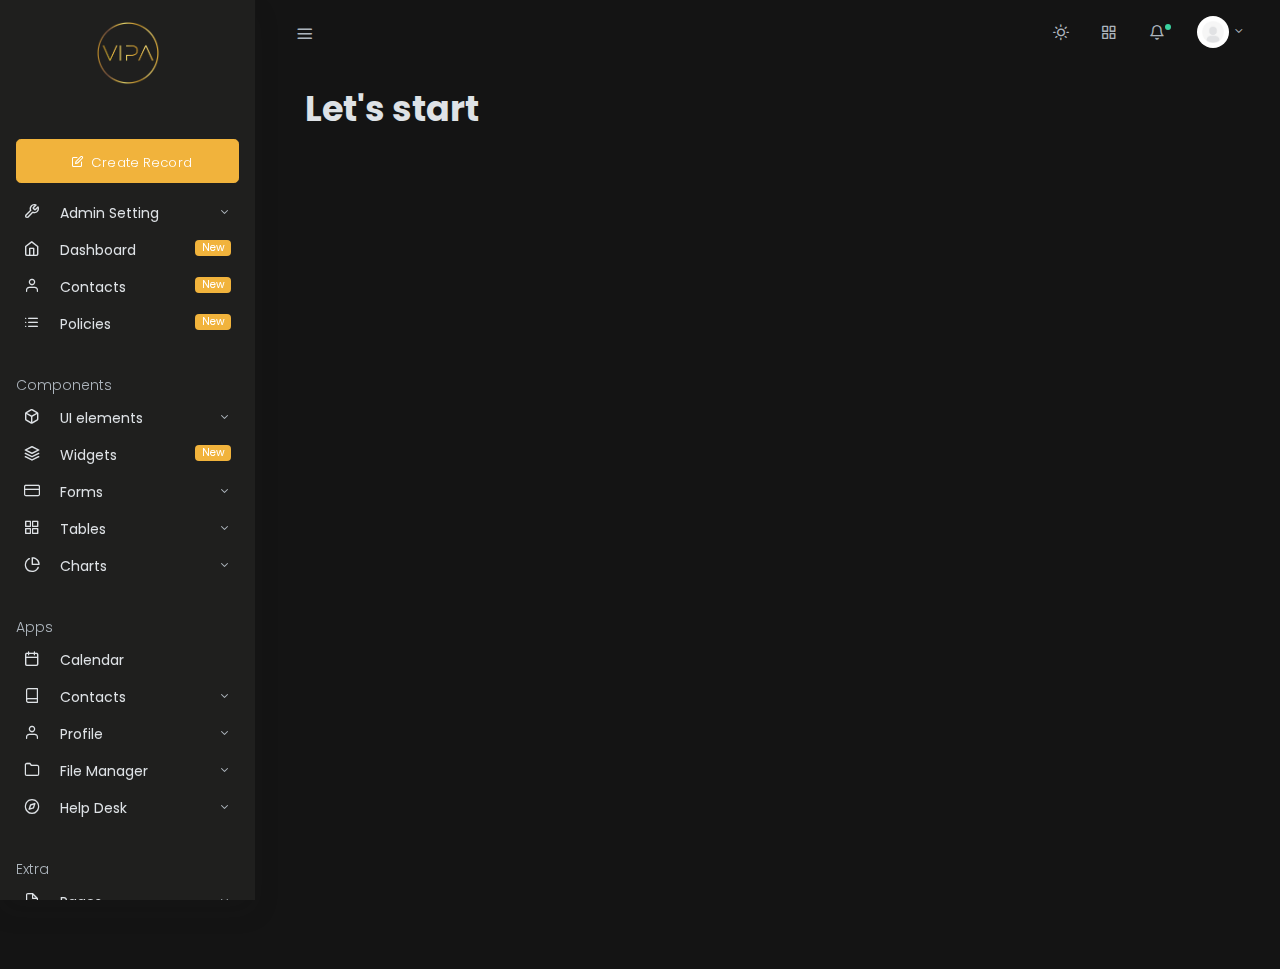
<file: page-blank - Copy.html>
<!doctype html>
<html lang="en">
  <head>
    <meta charset="utf-8">
    <meta name="viewport" content="width=device-width, initial-scale=1, shrink-to-fit=no">
    <link rel="icon" href="./assets/images/vipa-icon.png">
    <title>VIPA Portal</title>
    <!-- Simple bar CSS -->
    <link rel="stylesheet" href="css/simplebar.css">
    <!-- Fonts CSS -->
    <link href="https://fonts.googleapis.com/css2?family=Poppins:ital,wght@0,100;0,200;0,300;0,400;0,600;0,700;0,800;0,900;1,100;1,200;1,300;1,400;1,600;1,700;1,800;1,900&display=swap" rel="stylesheet">
    <!-- Icons CSS -->
    <link rel="stylesheet" href="css/feather.css">
    <!-- Date Range Picker CSS -->
    <link rel="stylesheet" href="css/daterangepicker.css">
    <!-- App CSS -->
    <link rel="stylesheet" href="css/app-light.css" id="lightTheme" disabled>
    <link rel="stylesheet" href="css/app-dark.css" id="darkTheme">
  </head>
  <body class="vertical  dark  ">
    <div class="wrapper">
      <nav class="topnav navbar navbar-light">
        <button type="button" class="navbar-toggler text-muted mt-2 p-0 mr-3 collapseSidebar">
          <i class="fe fe-menu navbar-toggler-icon"></i>
        </button>
        <!-- <form class="form-inline mr-auto searchform text-muted">
          <input class="form-control mr-sm-2 bg-transparent border-0 pl-4 text-muted" type="search" placeholder="Type something..." aria-label="Search">
        </form> -->
        <ul class="nav">
          <li class="nav-item">
            <a class="nav-link text-muted my-2" href="#" id="modeSwitcher" data-mode="dark">
              <i class="fe fe-sun fe-16"></i>
            </a>
          </li>
          <li class="nav-item">
            <a class="nav-link text-muted my-2" href="./#" data-toggle="modal" data-target=".modal-shortcut">
              <span class="fe fe-grid fe-16"></span>
            </a>
          </li>
          <li class="nav-item nav-notif">
            <a class="nav-link text-muted my-2" href="./#" data-toggle="modal" data-target=".modal-notif">
              <span class="fe fe-bell fe-16"></span>
              <span class="dot dot-md bg-success"></span>
            </a>
          </li>
          <li class="nav-item dropdown">
            <a class="nav-link dropdown-toggle text-muted pr-0" href="#" id="navbarDropdownMenuLink" role="button" data-toggle="dropdown" aria-haspopup="true" aria-expanded="false">
              <span class="avatar avatar-sm mt-2">
                <img src="./assets/avatars/user_empty.jpg" alt="..." class="avatar-img rounded-circle">
              </span>
            </a>
            <div class="dropdown-menu dropdown-menu-right" aria-labelledby="navbarDropdownMenuLink">
              <a class="dropdown-item" href="#">Profile</a>
              <a class="dropdown-item" href="#">Settings</a>
              <a class="dropdown-item" href="#">Activities</a>
            </div>
          </li>
        </ul>
      </nav>
      <aside class="sidebar-left border-right bg-white shadow" id="leftSidebar" data-simplebar>
        <a href="#" class="btn collapseSidebar toggle-btn d-lg-none text-muted ml-2 mt-3" data-toggle="toggle">
          <i class="fe fe-x"><span class="sr-only"></span></i>
        </a>
        <nav class="vertnav navbar navbar-light">
          <!-- nav bar -->
          <div class="w-100 mb-4 d-flex">
            <a class="navbar-brand mx-auto mt-2 flex-fill text-center" href="./index.html">
              <span class="avatar avatar-lg mt-2">
                <img src="./assets/images/vipa-icon.png" alt="..." class="avatar-img rounded-circle">
              </span>
            </a>
          </div>
          <div class="btn-box w-100 mt-4 mb-1">
            <a href="#" target="_blank" class="btn mb-2 btn-primary btn-lg btn-block">
              <i class="fe fe-edit fe-12 mx-2"></i><span class="small">Create Record</span>
            </a>
          </div>
          <ul class="navbar-nav flex-fill w-100 mb-2">
            <li class="nav-item dropdown">
              <a href="#admin_setting" data-toggle="collapse" aria-expanded="false" class="dropdown-toggle nav-link">
                <i class="fe fe-tool fe-16"></i>
                <span class="ml-3 item-text">Admin Setting</span><span class="sr-only">(current)</span>
              </a>
              <ul class="collapse list-unstyled pl-4 w-100" id="admin_setting">
                <li class="nav-item active">
                  <a class="nav-link pl-3" href="./index.html">
                    <span class="ml-1 item-text">Admin Dashboard</span>
                    <span class="badge badge-pill badge-secondary">Coming Soon</span>
                  </a>
                </li>
                <li class="nav-item active">
                  <a class="nav-link pl-3" href="./index.html">
                    <span class="ml-1 item-text">Carrier List</span>
                    <span class="badge badge-pill badge-secondary">Coming Soon</span>
                  </a>
                </li>
                <li class="nav-item">
                  <a class="nav-link pl-3" href="./dashboard-analytics.html">
                    <span class="ml-1 item-text">User Permissions</span>
                  </a>
                </li>
                <li class="nav-item">
                  <a class="nav-link pl-3" href="./dashboard-sales.html">
                    <span class="ml-1 item-text">Agent NPN List</span>
                  </a>
                </li>
              </ul>
            </li>
            <li class="nav-item w-100">
              <a class="nav-link" href="#">
                <i class="fe fe-home fe-16"></i>
                <span class="ml-3 item-text">Dashboard</span>
                <span class="badge badge-pill badge-primary">New</span>
              </a>
            </li>
            <li class="nav-item w-100">
              <a class="nav-link" href="#">
                <i class="fe fe-user fe-16"></i>
                <span class="ml-3 item-text">Contacts</span>
                <span class="badge badge-pill badge-primary">New</span>
              </a>
            </li>
            <li class="nav-item w-100">
              <a class="nav-link" href="#">
                <i class="fe fe-list fe-16"></i>
                <span class="ml-3 item-text">Policies</span>
                <span class="badge badge-pill badge-primary">New</span>
              </a>
            </li>
          </ul>
          <p class="text-muted nav-heading mt-4 mb-1">
            <span>Components</span>
          </p>
          <ul class="navbar-nav flex-fill w-100 mb-2">
            <li class="nav-item dropdown">
              <a href="#ui-elements" data-toggle="collapse" aria-expanded="false" class="dropdown-toggle nav-link">
                <i class="fe fe-box fe-16"></i>
                <span class="ml-3 item-text">UI elements</span>
              </a>
              <ul class="collapse list-unstyled pl-4 w-100" id="ui-elements">
                <li class="nav-item">
                  <a class="nav-link pl-3" href="./ui-color.html"><span class="ml-1 item-text">Colors</span>
                  </a>
                </li>
                <li class="nav-item">
                  <a class="nav-link pl-3" href="./ui-typograpy.html"><span class="ml-1 item-text">Typograpy</span></a>
                </li>
                <li class="nav-item">
                  <a class="nav-link pl-3" href="./ui-icons.html"><span class="ml-1 item-text">Icons</span></a>
                </li>
                <li class="nav-item">
                  <a class="nav-link pl-3" href="./ui-buttons.html"><span class="ml-1 item-text">Buttons</span></a>
                </li>
                <li class="nav-item">
                  <a class="nav-link pl-3" href="./ui-notification.html"><span class="ml-1 item-text">Notifications</span></a>
                </li>
                <li class="nav-item">
                  <a class="nav-link pl-3" href="./ui-modals.html"><span class="ml-1 item-text">Modals</span></a>
                </li>
                <li class="nav-item">
                  <a class="nav-link pl-3" href="./ui-tabs-accordion.html"><span class="ml-1 item-text">Tabs & Accordion</span></a>
                </li>
                <li class="nav-item">
                  <a class="nav-link pl-3" href="./ui-progress.html"><span class="ml-1 item-text">Progress</span></a>
                </li>
              </ul>
            </li>
            <li class="nav-item w-100">
              <a class="nav-link" href="widgets.html">
                <i class="fe fe-layers fe-16"></i>
                <span class="ml-3 item-text">Widgets</span>
                <span class="badge badge-pill badge-primary">New</span>
              </a>
            </li>
            <li class="nav-item dropdown">
              <a href="#forms" data-toggle="collapse" aria-expanded="false" class="dropdown-toggle nav-link">
                <i class="fe fe-credit-card fe-16"></i>
                <span class="ml-3 item-text">Forms</span>
              </a>
              <ul class="collapse list-unstyled pl-4 w-100" id="forms">
                <li class="nav-item">
                  <a class="nav-link pl-3" href="./form_elements.html"><span class="ml-1 item-text">Basic Elements</span></a>
                </li>
                <li class="nav-item">
                  <a class="nav-link pl-3" href="./form_advanced.html"><span class="ml-1 item-text">Advanced Elements</span></a>
                </li>
                <li class="nav-item">
                  <a class="nav-link pl-3" href="./form_validation.html"><span class="ml-1 item-text">Validation</span></a>
                </li>
                <li class="nav-item">
                  <a class="nav-link pl-3" href="./form_wizard.html"><span class="ml-1 item-text">Wizard</span></a>
                </li>
                <li class="nav-item">
                  <a class="nav-link pl-3" href="./form_layouts.html"><span class="ml-1 item-text">Layouts</span></a>
                </li>
                <li class="nav-item">
                  <a class="nav-link pl-3" href="./form_upload.html"><span class="ml-1 item-text">File upload</span></a>
                </li>
              </ul>
            </li>
            <li class="nav-item dropdown">
              <a href="#tables" data-toggle="collapse" aria-expanded="false" class="dropdown-toggle nav-link">
                <i class="fe fe-grid fe-16"></i>
                <span class="ml-3 item-text">Tables</span>
              </a>
              <ul class="collapse list-unstyled pl-4 w-100" id="tables">
                <li class="nav-item">
                  <a class="nav-link pl-3" href="./table_basic.html"><span class="ml-1 item-text">Basic Tables</span></a>
                </li>
                <li class="nav-item">
                  <a class="nav-link pl-3" href="./table_advanced.html"><span class="ml-1 item-text">Advanced Tables</span></a>
                </li>
                <li class="nav-item">
                  <a class="nav-link pl-3" href="./table_datatables.html"><span class="ml-1 item-text">Data Tables</span></a>
                </li>
              </ul>
            </li>
            <li class="nav-item dropdown">
              <a href="#charts" data-toggle="collapse" aria-expanded="false" class="dropdown-toggle nav-link">
                <i class="fe fe-pie-chart fe-16"></i>
                <span class="ml-3 item-text">Charts</span>
              </a>
              <ul class="collapse list-unstyled pl-4 w-100" id="charts">
                <li class="nav-item">
                  <a class="nav-link pl-3" href="./chart-inline.html"><span class="ml-1 item-text">Inline Chart</span></a>
                </li>
                <li class="nav-item">
                  <a class="nav-link pl-3" href="./chart-chartjs.html"><span class="ml-1 item-text">Chartjs</span></a>
                </li>
                <li class="nav-item">
                  <a class="nav-link pl-3" href="./chart-apexcharts.html"><span class="ml-1 item-text">ApexCharts</span></a>
                </li>
                <li class="nav-item">
                  <a class="nav-link pl-3" href="./datamaps.html"><span class="ml-1 item-text">Datamaps</span></a>
                </li>
              </ul>
            </li>
          </ul>
          <p class="text-muted nav-heading mt-4 mb-1">
            <span>Apps</span>
          </p>
          <ul class="navbar-nav flex-fill w-100 mb-2">
            <li class="nav-item w-100">
              <a class="nav-link" href="calendar.html">
                <i class="fe fe-calendar fe-16"></i>
                <span class="ml-3 item-text">Calendar</span>
              </a>
            </li>
            <li class="nav-item dropdown">
              <a href="#contact" data-toggle="collapse" aria-expanded="false" class="dropdown-toggle nav-link">
                <i class="fe fe-book fe-16"></i>
                <span class="ml-3 item-text">Contacts</span>
              </a>
              <ul class="collapse list-unstyled pl-4 w-100" id="contact">
                <a class="nav-link pl-3" href="./contacts-list.html"><span class="ml-1">Contact List</span></a>
                <a class="nav-link pl-3" href="./contacts-grid.html"><span class="ml-1">Contact Grid</span></a>
                <a class="nav-link pl-3" href="./contacts-new.html"><span class="ml-1">New Contact</span></a>
              </ul>
            </li>
            <li class="nav-item dropdown">
              <a href="#profile" data-toggle="collapse" aria-expanded="false" class="dropdown-toggle nav-link">
                <i class="fe fe-user fe-16"></i>
                <span class="ml-3 item-text">Profile</span>
              </a>
              <ul class="collapse list-unstyled pl-4 w-100" id="profile">
                <a class="nav-link pl-3" href="./profile.html"><span class="ml-1">Overview</span></a>
                <a class="nav-link pl-3" href="./profile-settings.html"><span class="ml-1">Settings</span></a>
                <a class="nav-link pl-3" href="./profile-security.html"><span class="ml-1">Security</span></a>
                <a class="nav-link pl-3" href="./profile-notification.html"><span class="ml-1">Notifications</span></a>
              </ul>
            </li>
            <li class="nav-item dropdown">
              <a href="#fileman" data-toggle="collapse" aria-expanded="false" class="dropdown-toggle nav-link">
                <i class="fe fe-folder fe-16"></i>
                <span class="ml-3 item-text">File Manager</span>
              </a>
              <ul class="collapse list-unstyled pl-4 w-100" id="fileman">
                <a class="nav-link pl-3" href="./files-list.html"><span class="ml-1">Files List</span></a>
                <a class="nav-link pl-3" href="./files-grid.html"><span class="ml-1">Files Grid</span></a>
              </ul>
            </li>
            <li class="nav-item dropdown">
              <a href="#support" data-toggle="collapse" aria-expanded="false" class="dropdown-toggle nav-link">
                <i class="fe fe-compass fe-16"></i>
                <span class="ml-3 item-text">Help Desk</span>
              </a>
              <ul class="collapse list-unstyled pl-4 w-100" id="support">
                <a class="nav-link pl-3" href="./support-center.html"><span class="ml-1">Home</span></a>
                <a class="nav-link pl-3" href="./support-tickets.html"><span class="ml-1">Tickets</span></a>
                <a class="nav-link pl-3" href="./support-ticket-detail.html"><span class="ml-1">Ticket Detail</span></a>
                <a class="nav-link pl-3" href="./support-faqs.html"><span class="ml-1">FAQs</span></a>
              </ul>
            </li>
          </ul>
          <p class="text-muted nav-heading mt-4 mb-1">
            <span>Extra</span>
          </p>
          <ul class="navbar-nav flex-fill w-100 mb-2">
            <li class="nav-item dropdown">
              <a href="#pages" data-toggle="collapse" aria-expanded="false" class="dropdown-toggle nav-link">
                <i class="fe fe-file fe-16"></i>
                <span class="ml-3 item-text">Pages</span>
              </a>
              <ul class="collapse list-unstyled pl-4 w-100 w-100" id="pages">
                <li class="nav-item">
                  <a class="nav-link pl-3" href="./page-orders.html">
                    <span class="ml-1 item-text">Orders</span>
                  </a>
                </li>
                <li class="nav-item">
                  <a class="nav-link pl-3" href="./page-timeline.html">
                    <span class="ml-1 item-text">Timeline</span>
                  </a>
                </li>
                <li class="nav-item">
                  <a class="nav-link pl-3" href="./page-invoice.html">
                    <span class="ml-1 item-text">Invoice</span>
                  </a>
                </li>
                <li class="nav-item">
                  <a class="nav-link pl-3" href="./page-404.html">
                    <span class="ml-1 item-text">Page 404</span>
                  </a>
                </li>
                <li class="nav-item">
                  <a class="nav-link pl-3" href="./page-500.html">
                    <span class="ml-1 item-text">Page 500</span>
                  </a>
                </li>
                <li class="nav-item">
                  <a class="nav-link pl-3" href="./page-blank.html">
                    <span class="ml-1 item-text">Blank</span>
                  </a>
                </li>
              </ul>
            </li>
            <li class="nav-item dropdown">
              <a href="#auth" data-toggle="collapse" aria-expanded="false" class="dropdown-toggle nav-link">
                <i class="fe fe-shield fe-16"></i>
                <span class="ml-3 item-text">Authentication</span>
              </a>
              <ul class="collapse list-unstyled pl-4 w-100" id="auth">
                <a class="nav-link pl-3" href="./auth-login.html"><span class="ml-1">Login 1</span></a>
                <a class="nav-link pl-3" href="./auth-login-half.html"><span class="ml-1">Login 2</span></a>
                <a class="nav-link pl-3" href="./auth-register.html"><span class="ml-1">Register</span></a>
                <a class="nav-link pl-3" href="./auth-resetpw.html"><span class="ml-1">Reset Password</span></a>
                <a class="nav-link pl-3" href="./auth-confirm.html"><span class="ml-1">Confirm Password</span></a>
              </ul>
            </li>
            <li class="nav-item dropdown">
              <a href="#layouts" data-toggle="collapse" aria-expanded="false" class="dropdown-toggle nav-link">
                <i class="fe fe-layout fe-16"></i>
                <span class="ml-3 item-text">Layout</span>
              </a>
              <ul class="collapse list-unstyled pl-4 w-100" id="layouts">
                <li class="nav-item">
                  <a class="nav-link pl-3" href="./index.html"><span class="ml-1 item-text">Default</span></a>
                </li>
                <li class="nav-item">
                  <a class="nav-link pl-3" href="./index-horizontal.html"><span class="ml-1 item-text">Top Navigation</span></a>
                </li>
                <li class="nav-item">
                  <a class="nav-link pl-3" href="./index-boxed.html"><span class="ml-1 item-text">Boxed</span></a>
                </li>
              </ul>
            </li>
          </ul>
          <p class="text-muted nav-heading mt-4 mb-1">
            <span>Documentation</span>
          </p>
          <ul class="navbar-nav flex-fill w-100 mb-2">
            <li class="nav-item w-100">
              <a class="nav-link" href="#">
                <i class="fe fe-help-circle fe-16"></i>
                <span class="ml-3 item-text">Getting Started</span>
                <span class="badge badge-pill badge-secondary">Coming Soon</span>
              </a>
            </li>
          </ul>
        </nav>
      </aside>
      <main role="main" class="main-content">
        <div class="container-fluid">
          <div class="row justify-content-center">
            <div class="col-12">
              <h1 class="page-title">Let's start</h1>
            </div> <!-- .col-12 -->
          </div> <!-- .row -->
        </div> <!-- .container-fluid -->
        <div class="modal fade modal-notif modal-slide" tabindex="-1" role="dialog" aria-labelledby="defaultModalLabel" aria-hidden="true">
          <div class="modal-dialog modal-sm" role="document">
            <div class="modal-content">
              <div class="modal-header">
                <h5 class="modal-title" id="defaultModalLabel">Notifications</h5>
                <button type="button" class="close" data-dismiss="modal" aria-label="Close">
                  <span aria-hidden="true">&times;</span>
                </button>
              </div>
              <div class="modal-body">
                <div class="list-group list-group-flush my-n3">
                  <div class="list-group-item bg-transparent">
                    <div class="row align-items-center">
                      <div class="col-auto">
                        <span class="fe fe-box fe-24"></span>
                      </div>
                      <div class="col">
                        <small><strong>Package has uploaded successfull</strong></small>
                        <div class="my-0 text-muted small">Package is zipped and uploaded</div>
                        <small class="badge badge-pill badge-light text-muted">1m ago</small>
                      </div>
                    </div>
                  </div>
                  <div class="list-group-item bg-transparent">
                    <div class="row align-items-center">
                      <div class="col-auto">
                        <span class="fe fe-download fe-24"></span>
                      </div>
                      <div class="col">
                        <small><strong>Widgets are updated successfull</strong></small>
                        <div class="my-0 text-muted small">Just create new layout Index, form, table</div>
                        <small class="badge badge-pill badge-light text-muted">2m ago</small>
                      </div>
                    </div>
                  </div>
                  <div class="list-group-item bg-transparent">
                    <div class="row align-items-center">
                      <div class="col-auto">
                        <span class="fe fe-inbox fe-24"></span>
                      </div>
                      <div class="col">
                        <small><strong>Notifications have been sent</strong></small>
                        <div class="my-0 text-muted small">Fusce dapibus, tellus ac cursus commodo</div>
                        <small class="badge badge-pill badge-light text-muted">30m ago</small>
                      </div>
                    </div> <!-- / .row -->
                  </div>
                  <div class="list-group-item bg-transparent">
                    <div class="row align-items-center">
                      <div class="col-auto">
                        <span class="fe fe-link fe-24"></span>
                      </div>
                      <div class="col">
                        <small><strong>Link was attached to menu</strong></small>
                        <div class="my-0 text-muted small">New layout has been attached to the menu</div>
                        <small class="badge badge-pill badge-light text-muted">1h ago</small>
                      </div>
                    </div>
                  </div> <!-- / .row -->
                </div> <!-- / .list-group -->
              </div>
              <div class="modal-footer">
                <button type="button" class="btn btn-secondary btn-block" data-dismiss="modal">Clear All</button>
              </div>
            </div>
          </div>
        </div>
        <div class="modal fade modal-shortcut modal-slide" tabindex="-1" role="dialog" aria-labelledby="defaultModalLabel" aria-hidden="true">
          <div class="modal-dialog" role="document">
            <div class="modal-content">
              <div class="modal-header">
                <h5 class="modal-title" id="defaultModalLabel">Shortcuts</h5>
                <button type="button" class="close" data-dismiss="modal" aria-label="Close">
                  <span aria-hidden="true">&times;</span>
                </button>
              </div>
              <div class="modal-body px-5">
                <div class="row align-items-center">
                  <div class="col-6 text-center">
                    <div class="squircle bg-success justify-content-center">
                      <i class="fe fe-cpu fe-32 align-self-center text-white"></i>
                    </div>
                    <p>Control area</p>
                  </div>
                  <div class="col-6 text-center">
                    <div class="squircle bg-primary justify-content-center">
                      <i class="fe fe-activity fe-32 align-self-center text-white"></i>
                    </div>
                    <p>Activity</p>
                  </div>
                </div>
                <div class="row align-items-center">
                  <div class="col-6 text-center">
                    <div class="squircle bg-primary justify-content-center">
                      <i class="fe fe-droplet fe-32 align-self-center text-white"></i>
                    </div>
                    <p>Droplet</p>
                  </div>
                  <div class="col-6 text-center">
                    <div class="squircle bg-primary justify-content-center">
                      <i class="fe fe-upload-cloud fe-32 align-self-center text-white"></i>
                    </div>
                    <p>Upload</p>
                  </div>
                </div>
                <div class="row align-items-center">
                  <div class="col-6 text-center">
                    <div class="squircle bg-primary justify-content-center">
                      <i class="fe fe-users fe-32 align-self-center text-white"></i>
                    </div>
                    <p>Users</p>
                  </div>
                  <div class="col-6 text-center">
                    <div class="squircle bg-primary justify-content-center">
                      <i class="fe fe-settings fe-32 align-self-center text-white"></i>
                    </div>
                    <p>Settings</p>
                  </div>
                </div>
              </div>
            </div>
          </div>
        </div>
      </main> <!-- main -->
    </div> <!-- .wrapper -->
    <script src="js/jquery.min.js"></script>
    <script src="js/popper.min.js"></script>
    <script src="js/moment.min.js"></script>
    <script src="js/bootstrap.min.js"></script>
    <script src="js/simplebar.min.js"></script>
    <script src='js/daterangepicker.js'></script>
    <script src='js/jquery.stickOnScroll.js'></script>
    <script src="js/tinycolor-min.js"></script>
    <script src="js/config.js"></script>
    <script src="js/d3.min.js"></script>
    <script src="js/topojson.min.js"></script>
    <script src="js/datamaps.all.min.js"></script>
    <script src="js/datamaps-zoomto.js"></script>
    <script src="js/datamaps.custom.js"></script>
    <script src="js/Chart.min.js"></script>
    <script>
      /* defind global options */
      Chart.defaults.global.defaultFontFamily = base.defaultFontFamily;
      Chart.defaults.global.defaultFontColor = colors.mutedColor;
    </script>
    <script src="js/gauge.min.js"></script>
    <script src="js/jquery.sparkline.min.js"></script>
    <script src="js/apexcharts.min.js"></script>
    <script src="js/apexcharts.custom.js"></script>
    <script src='js/jquery.mask.min.js'></script>
    <script src='js/select2.min.js'></script>
    <script src='js/jquery.steps.min.js'></script>
    <script src='js/jquery.validate.min.js'></script>
    <script src='js/jquery.timepicker.js'></script>
    <script src='js/dropzone.min.js'></script>
    <script src='js/uppy.min.js'></script>
    <script src='js/quill.min.js'></script>
    <script>
      $('.select2').select2(
      {
        theme: 'bootstrap4',
      });
      $('.select2-multi').select2(
      {
        multiple: true,
        theme: 'bootstrap4',
      });
      $('.drgpicker').daterangepicker(
      {
        singleDatePicker: true,
        timePicker: false,
        showDropdowns: true,
        locale:
        {
          format: 'MM/DD/YYYY'
        }
      });
      $('.time-input').timepicker(
      {
        'scrollDefault': 'now',
        'zindex': '9999' /* fix modal open */
      });
      /** date range picker */
      if ($('.datetimes').length)
      {
        $('.datetimes').daterangepicker(
        {
          timePicker: true,
          startDate: moment().startOf('hour'),
          endDate: moment().startOf('hour').add(32, 'hour'),
          locale:
          {
            format: 'M/DD hh:mm A'
          }
        });
      }
      var start = moment().subtract(29, 'days');
      var end = moment();

      function cb(start, end)
      {
        $('#reportrange span').html(start.format('MMMM D, YYYY') + ' - ' + end.format('MMMM D, YYYY'));
      }
      $('#reportrange').daterangepicker(
      {
        startDate: start,
        endDate: end,
        ranges:
        {
          'Today': [moment(), moment()],
          'Yesterday': [moment().subtract(1, 'days'), moment().subtract(1, 'days')],
          'Last 7 Days': [moment().subtract(6, 'days'), moment()],
          'Last 30 Days': [moment().subtract(29, 'days'), moment()],
          'This Month': [moment().startOf('month'), moment().endOf('month')],
          'Last Month': [moment().subtract(1, 'month').startOf('month'), moment().subtract(1, 'month').endOf('month')]
        }
      }, cb);
      cb(start, end);
      $('.input-placeholder').mask("00/00/0000",
      {
        placeholder: "__/__/____"
      });
      $('.input-zip').mask('00000-000',
      {
        placeholder: "____-___"
      });
      $('.input-money').mask("#.##0,00",
      {
        reverse: true
      });
      $('.input-phoneus').mask('(000) 000-0000');
      $('.input-mixed').mask('AAA 000-S0S');
      $('.input-ip').mask('0ZZ.0ZZ.0ZZ.0ZZ',
      {
        translation:
        {
          'Z':
          {
            pattern: /[0-9]/,
            optional: true
          }
        },
        placeholder: "___.___.___.___"
      });
      // editor
      var editor = document.getElementById('editor');
      if (editor)
      {
        var toolbarOptions = [
          [
          {
            'font': []
          }],
          [
          {
            'header': [1, 2, 3, 4, 5, 6, false]
          }],
          ['bold', 'italic', 'underline', 'strike'],
          ['blockquote', 'code-block'],
          [
          {
            'header': 1
          },
          {
            'header': 2
          }],
          [
          {
            'list': 'ordered'
          },
          {
            'list': 'bullet'
          }],
          [
          {
            'script': 'sub'
          },
          {
            'script': 'super'
          }],
          [
          {
            'indent': '-1'
          },
          {
            'indent': '+1'
          }], // outdent/indent
          [
          {
            'direction': 'rtl'
          }], // text direction
          [
          {
            'color': []
          },
          {
            'background': []
          }], // dropdown with defaults from theme
          [
          {
            'align': []
          }],
          ['clean'] // remove formatting button
        ];
        var quill = new Quill(editor,
        {
          modules:
          {
            toolbar: toolbarOptions
          },
          theme: 'snow'
        });
      }
      // Example starter JavaScript for disabling form submissions if there are invalid fields
      (function()
      {
        'use strict';
        window.addEventListener('load', function()
        {
          // Fetch all the forms we want to apply custom Bootstrap validation styles to
          var forms = document.getElementsByClassName('needs-validation');
          // Loop over them and prevent submission
          var validation = Array.prototype.filter.call(forms, function(form)
          {
            form.addEventListener('submit', function(event)
            {
              if (form.checkValidity() === false)
              {
                event.preventDefault();
                event.stopPropagation();
              }
              form.classList.add('was-validated');
            }, false);
          });
        }, false);
      })();
    </script>
    <script>
      var uptarg = document.getElementById('drag-drop-area');
      if (uptarg)
      {
        var uppy = Uppy.Core().use(Uppy.Dashboard,
        {
          inline: true,
          target: uptarg,
          proudlyDisplayPoweredByUppy: false,
          theme: 'dark',
          width: 770,
          height: 210,
          plugins: ['Webcam']
        }).use(Uppy.Tus,
        {
          endpoint: 'https://master.tus.io/files/'
        });
        uppy.on('complete', (result) =>
        {
          console.log('Upload complete! We’ve uploaded these files:', result.successful)
        });
      }
    </script>
    <script src="js/apps.js"></script>
  </body>
</html>
</file>
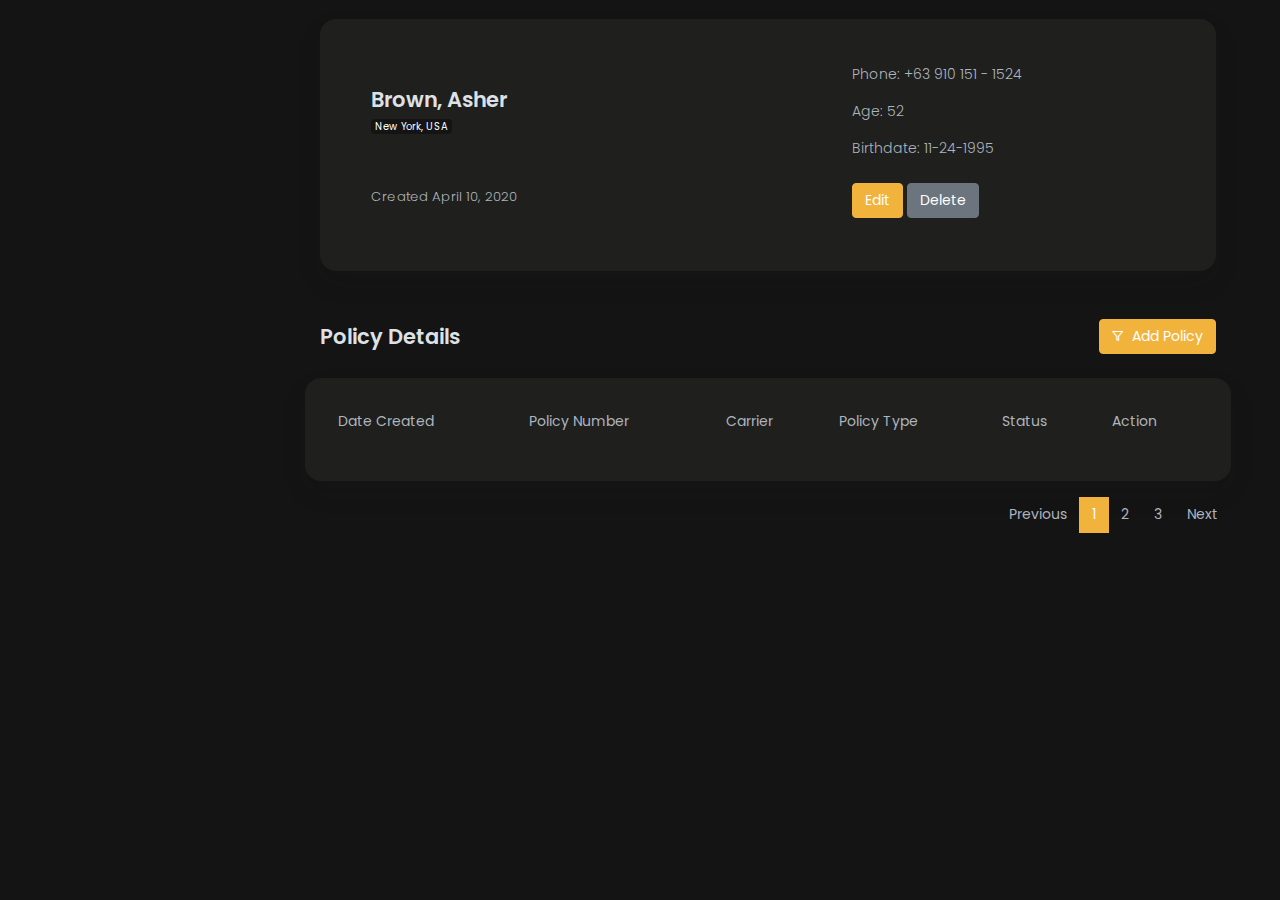
<file: general_pages/contact-detail.html>
<!doctype html>
<html lang="en">
  <head>
    <meta charset="utf-8">
    <meta name="viewport" content="width=device-width, initial-scale=1, shrink-to-fit=no">
    <link rel="icon" href="./assets/images/vipa-icon.png">
    <title>VIPA Portal</title>
    <!-- Simple bar CSS -->
    <link rel="stylesheet" href="../css/simplebar.css">
    <!-- Fonts CSS -->
    <link href="https://fonts.googleapis.com/css2?family=Poppins:ital,wght@0,100;0,200;0,300;0,400;0,600;0,700;0,800;0,900;1,100;1,200;1,300;1,400;1,600;1,700;1,800;1,900&display=swap" rel="stylesheet">
    <!-- Icons CSS -->
    <link rel="stylesheet" href="../css/feather.css">
    <!-- Date Range Picker CSS -->
    <link rel="stylesheet" href="../css/daterangepicker.css">
    <!-- App CSS -->
    <link rel="stylesheet" href="../css/app-light.css" id="lightTheme" disabled>
    <link rel="stylesheet" href="../css/app-dark.css" id="darkTheme">
    <script src="https://code.jquery.com/jquery-3.6.0.min.js"></script>
  </head>
  <body class="vertical  dark  ">
    <div class="wrapper">
        <main id="main" role="main" class="main-content">
            <div id="details" class="container-fluid">
              <div class="row justify-content-center">
                <div class="col-12">
                  <div class="col-md-12 mb-4">
                    <div class="card profile shadow">
                      <div class="card-body my-4">
                        <div class="row align-items-center">
                          <!-- <div class="col-md-3 text-center mb-5">
                            <a href="#!" class="avatar avatar-xl">
                              <img src="./assets/avatars/face-3.jpg" alt="..." class="avatar-img rounded-circle">
                            </a>
                          </div> -->
                          <div class="col">
                            <div class="row align-items-center">
                              <div class="col-md-7">
                                <h4 id="contact_name" class="mb-1">Brown, Asher</h4>
                                <p class="small mb-3"><span id="contact_state" class="badge badge-dark">New York, USA</span></p>
                              </div>
                              <div class="col">
                                <p class="text-muted">Phone: <span id="contact_phone">+63 910 151 - 1524</span> </p>
                                <p class="text-muted">Age: <span id="contact_age">52</span></p>
                                <p class="text-muted">Birthdate: <span id="contact_birthday">11-24-1995</span></p>
                              </div>
                            </div>
                            <div class="row align-items-center">
                              <div class="col-md-7 mb-2">
                                <p class="small text-muted mb-0">Created <span id="contact_created">April 10, 2020</span></p>
                              </div>
                              <div class="col mb-2 mt-2">
                                <button type="button" class="btn btn-primary">Edit</button>
                                <button type="button" class="btn btn-secondary">Delete</button>
                              </div>
                            </div>
                          </div>
                        </div> <!-- / .row- -->
                      </div> <!-- / .card-body - -->
                    </div> <!-- / .card- -->
                  </div>
                </div>
                <div class="col-12">
                  <div class="row align-items-center my-4">
                    <div class="col">
                      <h2 class="h4 mb-0 page-title">Policy Details</h2>
                    </div>
                    <div class="col-auto">
                      <button id="createpolicy" type="button" class="btn btn-primary" data-toggle="modal" data-target="#createModal"><span class="fe fe-filter fe-12 mr-2"></span>Add Policy</button>
                    </div>

                  </div>
                </div> <!-- .col-12 -->
              </div> <!-- .row -->
              <div class="row justify-content-center">
                <div class="col-md-12">
                  <!-- table -->
                  <div class="card shadow">
                    <div class="card-body">
                      <table class="table table-borderless table-hover">
                        <thead>
                          <tr>
                            <!-- <th>
                              <div class="custom-control custom-checkbox">
                                <input type="checkbox" class="custom-control-input" id="all2">
                                <label class="custom-control-label" for="all2"></label>
                              </div>
                            </th> -->
                            <th>Date Created</th>
                            <th>Policy Number</th>
                            <th>Carrier</th>
                            <th>Policy Type</th>
                            <th>Status</th>
                            <th>Action</th>
                          </tr>
                        </thead>
                        <tbody>
                          <!--data from api goes here-->
                        </tbody>
                      </table>
                    </div>
                  </div>
                  <nav id="contactTBnav" class="my-3">
                    <ul class="pagination justify-content-end mb-0">
                      <li class="page-item"><a class="page-link" href="#">Previous</a></li>
                      <li class="page-item active"><a class="page-link" href="#">1</a></li>
                      <li class="page-item"><a class="page-link" href="#">2</a></li>
                      <li class="page-item"><a class="page-link" href="#">3</a></li>
                      <li class="page-item"><a class="page-link" href="#">Next</a></li>
                    </ul>
                  </nav>
                </div>
              </div>
            </div> <!-- .container-fluid -->
          </main>
    </div> <!-- .wrapper -->
    <script src="../customjs/contact-detail.js"></script>
    <script src="../js/jquery.min.js"></script>
    <script src="../js/popper.min.js"></script>
    <script src="../js/moment.min.js"></script>
    <script src="../js/bootstrap.min.js"></script>
    <script src="../js/simplebar.min.js"></script>
    <script src='../js/daterangepicker.js'></script>
    <script src='../js/jquery.stickOnScroll.js'></script>
    <script src="../js/tinycolor-min.js"></script>
    <script src="../js/config.js"></script>
    <script src="../js/d3.min.js"></script>
    <script src="../js/topojson.min.js"></script>
    <script src="../js/datamaps.all.min.js"></script>
    <script src="../js/datamaps-zoomto.js"></script>
    <script src="../js/datamaps.custom.js"></script>
    <script src="../js/Chart.min.js"></script>
    <script>
      /* defind global options */
      Chart.defaults.global.defaultFontFamily = base.defaultFontFamily;
      Chart.defaults.global.defaultFontColor = colors.mutedColor;
    </script>
    <script src="../js/gauge.min.js"></script>
    <script src="../js/jquery.sparkline.min.js"></script>
    <script src="../js/apexcharts.min.js"></script>
    <script src="../js/apexcharts.custom.js"></script>
    <script src='../js/jquery.mask.min.js'></script>
    <script src='../js/select2.min.js'></script>
    <script src='../js/jquery.steps.min.js'></script>
    <script src='../js/jquery.validate.min.js'></script>
    <script src='../js/jquery.timepicker.js'></script>
    <script src='../js/dropzone.min.js'></script>
    <script src='../js/uppy.min.js'></script>
    <script src='../js/quill.min.js'></script>
    <script>
      $('.select2').select2(
      {
        theme: 'bootstrap4',
      });
      $('.select2-multi').select2(
      {
        multiple: true,
        theme: 'bootstrap4',
      });
      $('.drgpicker').daterangepicker(
      {
        singleDatePicker: true,
        timePicker: false,
        showDropdowns: true,
        locale:
        {
          format: 'MM/DD/YYYY'
        }
      });
      $('.time-input').timepicker(
      {
        'scrollDefault': 'now',
        'zindex': '9999' /* fix modal open */
      });
      /** date range picker */
      if ($('.datetimes').length)
      {
        $('.datetimes').daterangepicker(
        {
          timePicker: true,
          startDate: moment().startOf('hour'),
          endDate: moment().startOf('hour').add(32, 'hour'),
          locale:
          {
            format: 'M/DD hh:mm A'
          }
        });
      }
      var start = moment().subtract(29, 'days');
      var end = moment();

      function cb(start, end)
      {
        $('#reportrange span').html(start.format('MMMM D, YYYY') + ' - ' + end.format('MMMM D, YYYY'));
      }
      $('#reportrange').daterangepicker(
      {
        startDate: start,
        endDate: end,
        ranges:
        {
          'Today': [moment(), moment()],
          'Yesterday': [moment().subtract(1, 'days'), moment().subtract(1, 'days')],
          'Last 7 Days': [moment().subtract(6, 'days'), moment()],
          'Last 30 Days': [moment().subtract(29, 'days'), moment()],
          'This Month': [moment().startOf('month'), moment().endOf('month')],
          'Last Month': [moment().subtract(1, 'month').startOf('month'), moment().subtract(1, 'month').endOf('month')]
        }
      }, cb);
      cb(start, end);
      $('.input-placeholder').mask("00/00/0000",
      {
        placeholder: "__/__/____"
      });
      $('.input-zip').mask('00000-000',
      {
        placeholder: "____-___"
      });
      $('.input-money').mask("#.##0,00",
      {
        reverse: true
      });
      $('.input-phoneus').mask('(000) 000-0000');
      $('.input-mixed').mask('AAA 000-S0S');
      $('.input-ip').mask('0ZZ.0ZZ.0ZZ.0ZZ',
      {
        translation:
        {
          'Z':
          {
            pattern: /[0-9]/,
            optional: true
          }
        },
        placeholder: "___.___.___.___"
      });
      // editor
      var editor = document.getElementById('editor');
      if (editor)
      {
        var toolbarOptions = [
          [
          {
            'font': []
          }],
          [
          {
            'header': [1, 2, 3, 4, 5, 6, false]
          }],
          ['bold', 'italic', 'underline', 'strike'],
          ['blockquote', 'code-block'],
          [
          {
            'header': 1
          },
          {
            'header': 2
          }],
          [
          {
            'list': 'ordered'
          },
          {
            'list': 'bullet'
          }],
          [
          {
            'script': 'sub'
          },
          {
            'script': 'super'
          }],
          [
          {
            'indent': '-1'
          },
          {
            'indent': '+1'
          }], // outdent/indent
          [
          {
            'direction': 'rtl'
          }], // text direction
          [
          {
            'color': []
          },
          {
            'background': []
          }], // dropdown with defaults from theme
          [
          {
            'align': []
          }],
          ['clean'] // remove formatting button
        ];
        var quill = new Quill(editor,
        {
          modules:
          {
            toolbar: toolbarOptions
          },
          theme: 'snow'
        });
      }
      // Example starter JavaScript for disabling form submissions if there are invalid fields
      (function()
      {
        'use strict';
        window.addEventListener('load', function()
        {
          // Fetch all the forms we want to apply custom Bootstrap validation styles to
          var forms = document.getElementsByClassName('needs-validation');
          // Loop over them and prevent submission
          var validation = Array.prototype.filter.call(forms, function(form)
          {
            form.addEventListener('submit', function(event)
            {
              if (form.checkValidity() === false)
              {
                event.preventDefault();
                event.stopPropagation();
              }
              form.classList.add('was-validated');
            }, false);
          });
        }, false);
      })();
    </script>
    <script>
      var uptarg = document.getElementById('drag-drop-area');
      if (uptarg)
      {
        var uppy = Uppy.Core().use(Uppy.Dashboard,
        {
          inline: true,
          target: uptarg,
          proudlyDisplayPoweredByUppy: false,
          theme: 'dark',
          width: 770,
          height: 210,
          plugins: ['Webcam']
        }).use(Uppy.Tus,
        {
          endpoint: 'https://master.tus.io/files/'
        });
        uppy.on('complete', (result) =>
        {
          console.log('Upload complete! We’ve uploaded these files:', result.successful)
        });
      }
    </script>
    <script src="../js/apps.js"></script>
  </body>
</html>
</file>
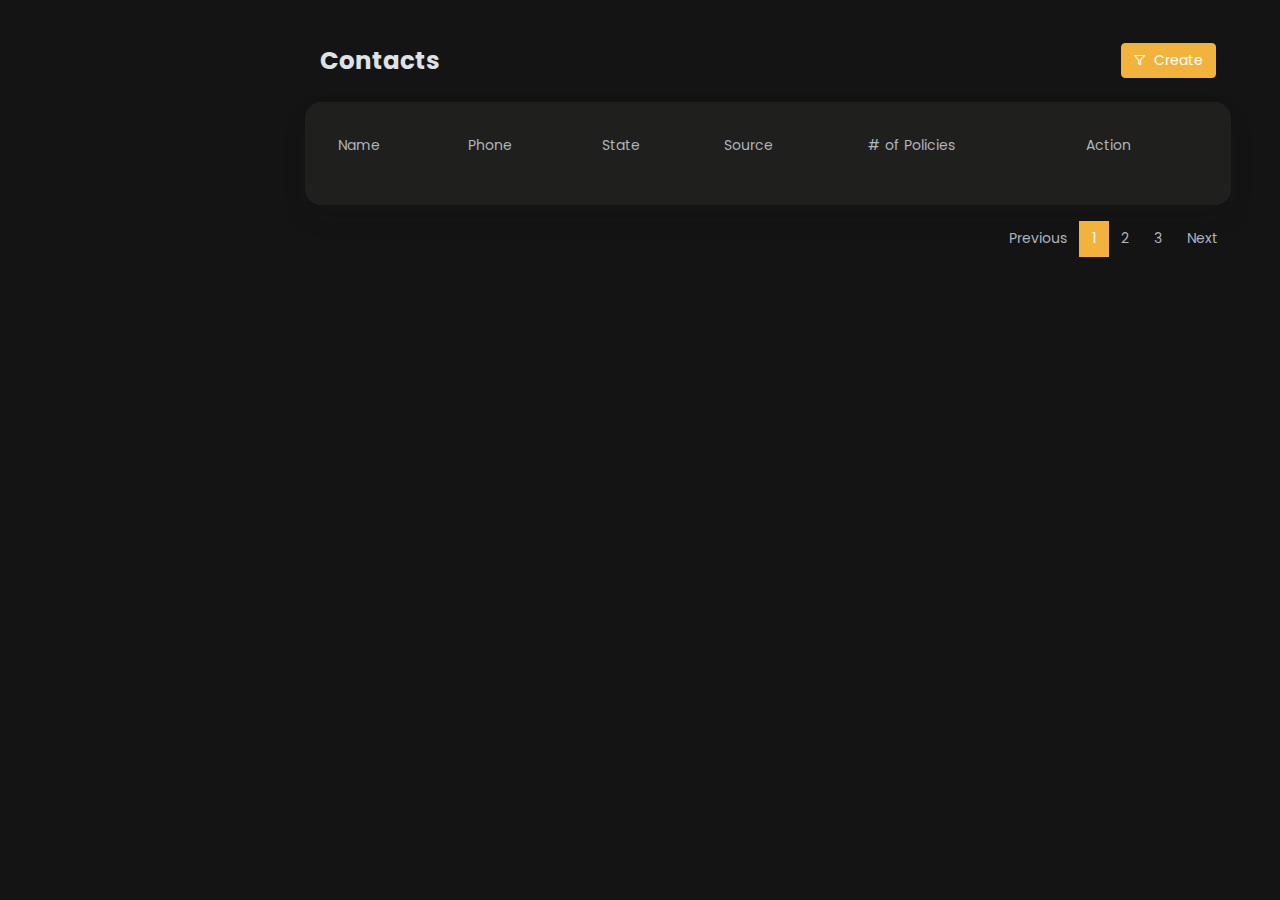
<file: general_pages/contacts.html>
<!doctype html>
<html lang="en">
  <head>
    <meta charset="utf-8">
    <meta name="viewport" content="width=device-width, initial-scale=1, shrink-to-fit=no">
    <link rel="icon" href="./assets/images/vipa-icon.png">
    <title>VIPA Portal</title>
    <!-- Simple bar CSS -->
    <link rel="stylesheet" href="../css/simplebar.css">
    <!-- Fonts CSS -->
    <link href="https://fonts.googleapis.com/css2?family=Poppins:ital,wght@0,100;0,200;0,300;0,400;0,600;0,700;0,800;0,900;1,100;1,200;1,300;1,400;1,600;1,700;1,800;1,900&display=swap" rel="stylesheet">
    <!-- Icons CSS -->
    <link rel="stylesheet" href="../css/feather.css">
    <!-- Date Range Picker CSS -->
    <link rel="stylesheet" href="../css/daterangepicker.css">
    <!-- App CSS -->
    <link rel="stylesheet" href="../css/app-light.css" id="lightTheme" disabled>
    <link rel="stylesheet" href="../css/app-dark.css" id="darkTheme">
    <script src="https://code.jquery.com/jquery-3.6.0.min.js"></script>
  </head>
  <body class="vertical  dark  ">
    <div class="wrapper">
        <main id="main" role="main" class="main-content">
            <div id="contacts" class="container-fluid">
              <div class="row justify-content-center">
                <div class="col-12">
                  <div class="row align-items-center my-4">
                    <div class="col">
                      <h2 class="h3 mb-0 page-title">Contacts</h2>
                    </div>
                    <div class="col-auto">
                      <!-- <button id="deletebtn" type="button" class="btn btn-secondary" data-toggle="modal" data-target="#deleteModal" disabled><span class="fe fe-trash fe-12 mr-2"></span>Delete</button> -->
                      <button id="createbtn" type="button" class="btn btn-primary" data-toggle="modal" data-target="#createModal"><span class="fe fe-filter fe-12 mr-2"></span>Create</button>
                    </div>

                    <!--Delete modal-->
                    <!-- <div class="modal fade" id="deleteModal" tabindex="-1" role="dialog" style="display: none;">
                      <div class="modal-dialog modal-dialog-centered" role="document">
                        <div class="modal-content">
                          <div class="modal-header">
                            <h5 class="modal-title" id="verticalModalTitle">Are you sure?</h5>
                            <button type="button" class="close" data-dismiss="modal">
                              <span>×</span>
                            </button>
                          </div>
                          <div class="modal-body">Please note that this will delete the contact/s and policies associated to it. This step is irreversible.</div>
                          <div class="modal-footer">
                            <button type="button" class="btn mb-2 btn-secondary" data-dismiss="modal">Cancel</button>
                            <button id="delete_confirm" type="button" class="btn mb-2 btn-primary" data-dismiss="modal">Yes</button>
                          </div>
                        </div>
                      </div>
                    </div> -->
                    <!--/Delete modal-->

                    <!--create modal-->
                    <div class="modal fade" id="createModal" tabindex="-1" role="dialog" style="display: none;">
                      <div class="modal-dialog modal-dialog-centered" role="document">
                        <div class="modal-content">
                          <div class="modal-header">
                            <h5 class="modal-title" id="verticalModalTitle">Create New Contact</h5>
                            <button type="button" class="close" data-dismiss="modal">
                              <span>×</span>
                            </button>
                          </div>
                        <form id="create_contact">
                          <div class="modal-body">
                            <p>Please fill the information to create new contact.</p>
                            
                              <div class="form-row">
                                <div class="form-group col-md-6">
                                  <label for="first_name">Firstname</label>
                                  <input type="text" class="form-control" id="first_name" placeholder="John" required>
                                </div>
                                <div class="form-group col-md-6">
                                  <label for="last_name">Lastname</label>
                                  <input type="text" class="form-control" id="last_name" placeholder="Doe" required>
                                </div>
                              </div>
                              <div class="form-row">
                                <div class="form-group col-md-6">
                                  <label for="phone">Phone</label>
                                  <input class="form-control" id="phone" required="">
                                </div>
                                <div class="form-group col-md-6">
                                  <label for="state">State</label>
                                  <input type="text" class="form-control" id="state" placeholder="UT" required>
                                </div>
                              </div>
                                  <!--birthday-->
                                  <div class="form-group">
                                    <label for="birthday">Birthday</label>
                                    <input type="date" class="form-control" id="birthday">
                                  </div>

                                <div class="form-group">
                                  <label for="lead_source">Lead Source</label>
                                  <input type="text" class="form-control" id="lead_source" placeholder="external">
                                </div>
                          </div>
                          <div class="modal-footer">
                            <button type="button" class="btn mb-2 btn-secondary" data-dismiss="modal">Cancel</button>
                            <button type="submit" class="btn mb-2 btn-primary">Create</button>
                          </div>
                        </form>
                        </div>
                      </div>
                    </div>
                    <!--/create modal-->
                  </div>
                  <!-- table -->
                  <div class="card shadow">
                    <div class="card-body">
                      <table class="table table-borderless table-hover">
                        <thead>
                          <tr>
                            <!-- <th>
                              <div class="custom-control custom-checkbox">
                                <input type="checkbox" class="custom-control-input" id="all2">
                                <label class="custom-control-label" for="all2"></label>
                              </div>
                            </th> -->
                            <th>Name</th>
                            <th>Phone</th>
                            <th>State</th>
                            <th>Source</th>
                            <th># of Policies</th>
                            <th>Action</th>
                          </tr>
                        </thead>
                        <tbody>
                          <!--data from api goes here-->
                        </tbody>
                      </table>
                    </div>
                  </div>
                  <nav id="contactTBnav" class="my-3">
                    <ul class="pagination justify-content-end mb-0">
                      <li class="page-item"><a class="page-link" href="#">Previous</a></li>
                      <li class="page-item active"><a class="page-link" href="#">1</a></li>
                      <li class="page-item"><a class="page-link" href="#">2</a></li>
                      <li class="page-item"><a class="page-link" href="#">3</a></li>
                      <li class="page-item"><a class="page-link" href="#">Next</a></li>
                    </ul>
                  </nav>
                </div> <!-- .col-12 -->
              </div> <!-- .row -->
            </div> <!-- .container-fluid -->
          </main>
    </div> <!-- .wrapper -->
    <script src="../customjs/contact-script.js"></script>
    <script src="../js/jquery.min.js"></script>
    <script src="../js/popper.min.js"></script>
    <script src="../js/moment.min.js"></script>
    <script src="../js/bootstrap.min.js"></script>
    <script src="../js/simplebar.min.js"></script>
    <script src='../js/daterangepicker.js'></script>
    <script src='../js/jquery.stickOnScroll.js'></script>
    <script src="../js/tinycolor-min.js"></script>
    <script src="../js/config.js"></script>
    <script src="../js/d3.min.js"></script>
    <script src="../js/topojson.min.js"></script>
    <script src="../js/datamaps.all.min.js"></script>
    <script src="../js/datamaps-zoomto.js"></script>
    <script src="../js/datamaps.custom.js"></script>
    <script src="../js/Chart.min.js"></script>
    <script>
      /* defind global options */
      Chart.defaults.global.defaultFontFamily = base.defaultFontFamily;
      Chart.defaults.global.defaultFontColor = colors.mutedColor;
    </script>
    <script src="../js/gauge.min.js"></script>
    <script src="../js/jquery.sparkline.min.js"></script>
    <script src="../js/apexcharts.min.js"></script>
    <script src="../js/apexcharts.custom.js"></script>
    <script src='../js/jquery.mask.min.js'></script>
    <script src='../js/select2.min.js'></script>
    <script src='../js/jquery.steps.min.js'></script>
    <script src='../js/jquery.validate.min.js'></script>
    <script src='../js/jquery.timepicker.js'></script>
    <script src='../js/dropzone.min.js'></script>
    <script src='../js/uppy.min.js'></script>
    <script src='../js/quill.min.js'></script>
    <script>
      $('.select2').select2(
      {
        theme: 'bootstrap4',
      });
      $('.select2-multi').select2(
      {
        multiple: true,
        theme: 'bootstrap4',
      });
      $('.drgpicker').daterangepicker(
      {
        singleDatePicker: true,
        timePicker: false,
        showDropdowns: true,
        locale:
        {
          format: 'MM/DD/YYYY'
        }
      });
      $('.time-input').timepicker(
      {
        'scrollDefault': 'now',
        'zindex': '9999' /* fix modal open */
      });
      /** date range picker */
      if ($('.datetimes').length)
      {
        $('.datetimes').daterangepicker(
        {
          timePicker: true,
          startDate: moment().startOf('hour'),
          endDate: moment().startOf('hour').add(32, 'hour'),
          locale:
          {
            format: 'M/DD hh:mm A'
          }
        });
      }
      var start = moment().subtract(29, 'days');
      var end = moment();

      function cb(start, end)
      {
        $('#reportrange span').html(start.format('MMMM D, YYYY') + ' - ' + end.format('MMMM D, YYYY'));
      }
      $('#reportrange').daterangepicker(
      {
        startDate: start,
        endDate: end,
        ranges:
        {
          'Today': [moment(), moment()],
          'Yesterday': [moment().subtract(1, 'days'), moment().subtract(1, 'days')],
          'Last 7 Days': [moment().subtract(6, 'days'), moment()],
          'Last 30 Days': [moment().subtract(29, 'days'), moment()],
          'This Month': [moment().startOf('month'), moment().endOf('month')],
          'Last Month': [moment().subtract(1, 'month').startOf('month'), moment().subtract(1, 'month').endOf('month')]
        }
      }, cb);
      cb(start, end);
      $('.input-placeholder').mask("00/00/0000",
      {
        placeholder: "__/__/____"
      });
      $('.input-zip').mask('00000-000',
      {
        placeholder: "____-___"
      });
      $('.input-money').mask("#.##0,00",
      {
        reverse: true
      });
      $('.input-phoneus').mask('(000) 000-0000');
      $('.input-mixed').mask('AAA 000-S0S');
      $('.input-ip').mask('0ZZ.0ZZ.0ZZ.0ZZ',
      {
        translation:
        {
          'Z':
          {
            pattern: /[0-9]/,
            optional: true
          }
        },
        placeholder: "___.___.___.___"
      });
      // editor
      var editor = document.getElementById('editor');
      if (editor)
      {
        var toolbarOptions = [
          [
          {
            'font': []
          }],
          [
          {
            'header': [1, 2, 3, 4, 5, 6, false]
          }],
          ['bold', 'italic', 'underline', 'strike'],
          ['blockquote', 'code-block'],
          [
          {
            'header': 1
          },
          {
            'header': 2
          }],
          [
          {
            'list': 'ordered'
          },
          {
            'list': 'bullet'
          }],
          [
          {
            'script': 'sub'
          },
          {
            'script': 'super'
          }],
          [
          {
            'indent': '-1'
          },
          {
            'indent': '+1'
          }], // outdent/indent
          [
          {
            'direction': 'rtl'
          }], // text direction
          [
          {
            'color': []
          },
          {
            'background': []
          }], // dropdown with defaults from theme
          [
          {
            'align': []
          }],
          ['clean'] // remove formatting button
        ];
        var quill = new Quill(editor,
        {
          modules:
          {
            toolbar: toolbarOptions
          },
          theme: 'snow'
        });
      }
      // Example starter JavaScript for disabling form submissions if there are invalid fields
      (function()
      {
        'use strict';
        window.addEventListener('load', function()
        {
          // Fetch all the forms we want to apply custom Bootstrap validation styles to
          var forms = document.getElementsByClassName('needs-validation');
          // Loop over them and prevent submission
          var validation = Array.prototype.filter.call(forms, function(form)
          {
            form.addEventListener('submit', function(event)
            {
              if (form.checkValidity() === false)
              {
                event.preventDefault();
                event.stopPropagation();
              }
              form.classList.add('was-validated');
            }, false);
          });
        }, false);
      })();
    </script>
    <script>
      var uptarg = document.getElementById('drag-drop-area');
      if (uptarg)
      {
        var uppy = Uppy.Core().use(Uppy.Dashboard,
        {
          inline: true,
          target: uptarg,
          proudlyDisplayPoweredByUppy: false,
          theme: 'dark',
          width: 770,
          height: 210,
          plugins: ['Webcam']
        }).use(Uppy.Tus,
        {
          endpoint: 'https://master.tus.io/files/'
        });
        uppy.on('complete', (result) =>
        {
          console.log('Upload complete! We’ve uploaded these files:', result.successful)
        });
      }
    </script>
    <script src="../js/apps.js"></script>
  </body>
</html>
</file>
<file: css/simplebar.css>
[data-simplebar] {
  position: relative;
  flex-direction: column;
  flex-wrap: wrap;
  justify-content: flex-start;
  align-content: flex-start;
  align-items: flex-start;
}

.simplebar-wrapper {
  overflow: hidden;
  width: inherit;
  height: inherit;
  max-width: inherit;
  max-height: inherit;
}

.simplebar-mask {
  direction: inherit;
  position: absolute;
  overflow: hidden;
  padding: 0;
  margin: 0;
  left: 0;
  top: 0;
  bottom: 0;
  right: 0;
  width: auto !important;
  height: auto !important;
  z-index: 0;
}

.simplebar-offset {
  direction: inherit !important;
  box-sizing: inherit !important;
  resize: none !important;
  position: absolute;
  top: 0;
  left: 0;
  bottom: 0;
  right: 0;
  padding: 0;
  margin: 0;
  -webkit-overflow-scrolling: touch;
}

.simplebar-content-wrapper {
  direction: inherit;
  box-sizing: border-box !important;
  position: relative;
  display: block;
  height: 100%; /* Required for horizontal native scrollbar to not appear if parent is taller than natural height */
  width: auto;
  max-width: 100%; /* Not required for horizontal scroll to trigger */
  max-height: 100%; /* Needed for vertical scroll to trigger */
  scrollbar-width: none;
  -ms-overflow-style: none;
}

.simplebar-content-wrapper::-webkit-scrollbar,
.simplebar-hide-scrollbar::-webkit-scrollbar {
  width: 0;
  height: 0;
}

.simplebar-content:before,
.simplebar-content:after {
  content: ' ';
  display: table;
}

.simplebar-placeholder {
  max-height: 100%;
  max-width: 100%;
  width: 100%;
  pointer-events: none;
}

.simplebar-height-auto-observer-wrapper {
  box-sizing: inherit !important;
  height: 100%;
  width: 100%;
  max-width: 1px;
  position: relative;
  float: left;
  max-height: 1px;
  overflow: hidden;
  z-index: -1;
  padding: 0;
  margin: 0;
  pointer-events: none;
  flex-grow: inherit;
  flex-shrink: 0;
  flex-basis: 0;
}

.simplebar-height-auto-observer {
  box-sizing: inherit;
  display: block;
  opacity: 0;
  position: absolute;
  top: 0;
  left: 0;
  height: 1000%;
  width: 1000%;
  min-height: 1px;
  min-width: 1px;
  overflow: hidden;
  pointer-events: none;
  z-index: -1;
}

.simplebar-track {
  z-index: 1;
  position: absolute;
  right: 0;
  bottom: 0;
  pointer-events: none;
  overflow: hidden;
}

[data-simplebar].simplebar-dragging .simplebar-content {
  pointer-events: none;
  user-select: none;
  -webkit-user-select: none;
}

[data-simplebar].simplebar-dragging .simplebar-track {
  pointer-events: all;
}

.simplebar-scrollbar {
  position: absolute;
  left: 0;
  right: 0;
  min-height: 10px;
}

.simplebar-scrollbar:before {
  position: absolute;
  content: '';
  background: black;
  border-radius: 7px;
  left: 2px;
  right: 2px;
  opacity: 0;
  transition: opacity 0.2s linear;
}

.simplebar-scrollbar.simplebar-visible:before {
  /* When hovered, remove all transitions from drag handle */
  opacity: 0.5;
  transition: opacity 0s linear;
}

.simplebar-track.simplebar-vertical {
  top: 0;
  width: 11px;
}

.simplebar-track.simplebar-vertical .simplebar-scrollbar:before {
  top: 2px;
  bottom: 2px;
}

.simplebar-track.simplebar-horizontal {
  left: 0;
  height: 11px;
}

.simplebar-track.simplebar-horizontal .simplebar-scrollbar:before {
  height: 100%;
  left: 2px;
  right: 2px;
}

.simplebar-track.simplebar-horizontal .simplebar-scrollbar {
  right: auto;
  left: 0;
  top: 2px;
  height: 7px;
  min-height: 0;
  min-width: 10px;
  width: auto;
}

/* Rtl support */
[data-simplebar-direction='rtl'] .simplebar-track.simplebar-vertical {
  right: auto;
  left: 0;
}

.hs-dummy-scrollbar-size {
  direction: rtl;
  position: fixed;
  opacity: 0;
  visibility: hidden;
  height: 500px;
  width: 500px;
  overflow-y: hidden;
  overflow-x: scroll;
}

.simplebar-hide-scrollbar {
  position: fixed;
  left: 0;
  visibility: hidden;
  overflow-y: scroll;
  scrollbar-width: none;
  -ms-overflow-style: none;
}
</file>
<file: css/feather.css>
@charset "UTF-8";
@font-face {
  font-family: "feather";
  src: url("../fonts/feather.eot?29jl7i");
  src: url("../fonts/feather.eot?29jl7i#iefix") format("embedded-opentype"), url("../fonts/feather.ttf?29jl7i") format("truetype"), url("../fonts/feather.woff?29jl7i") format("woff"), url("../fonts/feather.svg?29jl7i#feather") format("svg");
  font-weight: normal;
  font-style: normal;
  font-display: block; }

.fe {
  /* use !important to prevent issues with browser extensions that change fonts */
  font-family: "feather" !important;
  speak: none;
  font-style: normal;
  font-weight: normal;
  font-variant: normal;
  text-transform: none;
  line-height: 1;
  /* Better Font Rendering =========== */
  -webkit-font-smoothing: antialiased;
  -moz-osx-font-smoothing: grayscale; }

.fe-32 {
  font-size: 32px; }

.fe-24 {
  font-size: 24px; }

.fe-16 {
  font-size: 16px; }

.fe-12 {
  font-size: 12px; }

.fe-activity:before {
  content: ""; }

.fe-airplay:before {
  content: ""; }

.fe-alert-circle:before {
  content: ""; }

.fe-alert-octagon:before {
  content: ""; }

.fe-alert-triangle:before {
  content: ""; }

.fe-align-center:before {
  content: ""; }

.fe-align-justify:before {
  content: ""; }

.fe-align-left:before {
  content: ""; }

.fe-align-right:before {
  content: ""; }

.fe-anchor:before {
  content: ""; }

.fe-aperture:before {
  content: ""; }

.fe-archive:before {
  content: ""; }

.fe-arrow-down:before {
  content: ""; }

.fe-arrow-down-circle:before {
  content: ""; }

.fe-arrow-down-left:before {
  content: ""; }

.fe-arrow-down-right:before {
  content: ""; }

.fe-arrow-left:before {
  content: ""; }

.fe-arrow-left-circle:before {
  content: ""; }

.fe-arrow-right:before {
  content: ""; }

.fe-arrow-right-circle:before {
  content: ""; }

.fe-arrow-up:before {
  content: ""; }

.fe-arrow-up-circle:before {
  content: ""; }

.fe-arrow-up-left:before {
  content: ""; }

.fe-arrow-up-right:before {
  content: ""; }

.fe-at-sign:before {
  content: ""; }

.fe-award:before {
  content: ""; }

.fe-bar-chart:before {
  content: ""; }

.fe-bar-chart-2:before {
  content: ""; }

.fe-battery:before {
  content: ""; }

.fe-battery-charging:before {
  content: ""; }

.fe-bell:before {
  content: ""; }

.fe-bell-off:before {
  content: ""; }

.fe-bluetooth:before {
  content: ""; }

.fe-bold:before {
  content: ""; }

.fe-book:before {
  content: ""; }

.fe-book-open:before {
  content: ""; }

.fe-bookmark:before {
  content: ""; }

.fe-box:before {
  content: ""; }

.fe-briefcase:before {
  content: ""; }

.fe-calendar:before {
  content: ""; }

.fe-camera:before {
  content: ""; }

.fe-camera-off:before {
  content: ""; }

.fe-cast:before {
  content: ""; }

.fe-check:before {
  content: ""; }

.fe-check-circle:before {
  content: ""; }

.fe-check-square:before {
  content: ""; }

.fe-chevron-down:before {
  content: ""; }

.fe-chevron-left:before {
  content: ""; }

.fe-chevron-right:before {
  content: ""; }

.fe-chevron-up:before {
  content: ""; }

.fe-chevrons-down:before {
  content: ""; }

.fe-chevrons-left:before {
  content: ""; }

.fe-chevrons-right:before {
  content: ""; }

.fe-chevrons-up:before {
  content: ""; }

.fe-chrome:before {
  content: ""; }

.fe-circle:before {
  content: ""; }

.fe-clipboard:before {
  content: ""; }

.fe-clock:before {
  content: ""; }

.fe-cloud:before {
  content: ""; }

.fe-cloud-drizzle:before {
  content: ""; }

.fe-cloud-lightning:before {
  content: ""; }

.fe-cloud-off:before {
  content: ""; }

.fe-cloud-rain:before {
  content: ""; }

.fe-cloud-snow:before {
  content: ""; }

.fe-code:before {
  content: ""; }

.fe-codepen:before {
  content: ""; }

.fe-codesandbox:before {
  content: ""; }

.fe-coffee:before {
  content: ""; }

.fe-columns:before {
  content: ""; }

.fe-command:before {
  content: ""; }

.fe-compass:before {
  content: ""; }

.fe-copy:before {
  content: ""; }

.fe-corner-down-left:before {
  content: ""; }

.fe-corner-down-right:before {
  content: ""; }

.fe-corner-left-down:before {
  content: ""; }

.fe-corner-left-up:before {
  content: ""; }

.fe-corner-right-down:before {
  content: ""; }

.fe-corner-right-up:before {
  content: ""; }

.fe-corner-up-left:before {
  content: ""; }

.fe-corner-up-right:before {
  content: ""; }

.fe-cpu:before {
  content: ""; }

.fe-credit-card:before {
  content: ""; }

.fe-crop:before {
  content: ""; }

.fe-crosshair:before {
  content: ""; }

.fe-database:before {
  content: ""; }

.fe-delete:before {
  content: ""; }

.fe-disc:before {
  content: ""; }

.fe-dollar-sign:before {
  content: ""; }

.fe-download:before {
  content: ""; }

.fe-download-cloud:before {
  content: ""; }

.fe-droplet:before {
  content: ""; }

.fe-edit:before {
  content: ""; }

.fe-edit-2:before {
  content: ""; }

.fe-edit-3:before {
  content: ""; }

.fe-external-link:before {
  content: ""; }

.fe-eye:before {
  content: ""; }

.fe-eye-off:before {
  content: ""; }

.fe-facebook:before {
  content: ""; }

.fe-fast-forward:before {
  content: ""; }

.fe-feather:before {
  content: ""; }

.fe-figma:before {
  content: ""; }

.fe-file:before {
  content: ""; }

.fe-file-minus:before {
  content: ""; }

.fe-file-plus:before {
  content: ""; }

.fe-file-text:before {
  content: ""; }

.fe-film:before {
  content: ""; }

.fe-filter:before {
  content: ""; }

.fe-flag:before {
  content: ""; }

.fe-folder:before {
  content: ""; }

.fe-folder-minus:before {
  content: ""; }

.fe-folder-plus:before {
  content: ""; }

.fe-framer:before {
  content: ""; }

.fe-frown:before {
  content: ""; }

.fe-gift:before {
  content: ""; }

.fe-git-branch:before {
  content: ""; }

.fe-git-commit:before {
  content: ""; }

.fe-git-merge:before {
  content: ""; }

.fe-git-pull-request:before {
  content: ""; }

.fe-github:before {
  content: ""; }

.fe-gitlab:before {
  content: ""; }

.fe-globe:before {
  content: ""; }

.fe-grid:before {
  content: ""; }

.fe-hard-drive:before {
  content: ""; }

.fe-hash:before {
  content: ""; }

.fe-headphones:before {
  content: ""; }

.fe-heart:before {
  content: ""; }

.fe-help-circle:before {
  content: ""; }

.fe-hexagon:before {
  content: ""; }

.fe-home:before {
  content: ""; }

.fe-image:before {
  content: ""; }

.fe-inbox:before {
  content: ""; }

.fe-info:before {
  content: ""; }

.fe-instagram:before {
  content: ""; }

.fe-italic:before {
  content: ""; }

.fe-key:before {
  content: ""; }

.fe-layers:before {
  content: ""; }

.fe-layout:before {
  content: ""; }

.fe-life-buoy:before {
  content: ""; }

.fe-link:before {
  content: ""; }

.fe-link-2:before {
  content: ""; }

.fe-linkedin:before {
  content: ""; }

.fe-list:before {
  content: ""; }

.fe-loader:before {
  content: ""; }

.fe-lock:before {
  content: ""; }

.fe-log-in:before {
  content: ""; }

.fe-log-out:before {
  content: ""; }

.fe-mail:before {
  content: ""; }

.fe-map:before {
  content: ""; }

.fe-map-pin:before {
  content: ""; }

.fe-maximize:before {
  content: ""; }

.fe-maximize-2:before {
  content: ""; }

.fe-meh:before {
  content: ""; }

.fe-menu:before {
  content: ""; }

.fe-message-circle:before {
  content: ""; }

.fe-message-square:before {
  content: ""; }

.fe-mic:before {
  content: ""; }

.fe-mic-off:before {
  content: ""; }

.fe-minimize:before {
  content: ""; }

.fe-minimize-2:before {
  content: ""; }

.fe-minus:before {
  content: ""; }

.fe-minus-circle:before {
  content: ""; }

.fe-minus-square:before {
  content: ""; }

.fe-monitor:before {
  content: ""; }

.fe-moon:before {
  content: ""; }

.fe-more-horizontal:before {
  content: ""; }

.fe-more-vertical:before {
  content: ""; }

.fe-mouse-pointer:before {
  content: ""; }

.fe-move:before {
  content: ""; }

.fe-music:before {
  content: ""; }

.fe-navigation:before {
  content: ""; }

.fe-navigation-2:before {
  content: ""; }

.fe-octagon:before {
  content: ""; }

.fe-package:before {
  content: ""; }

.fe-paperclip:before {
  content: ""; }

.fe-pause:before {
  content: ""; }

.fe-pause-circle:before {
  content: ""; }

.fe-pen-tool:before {
  content: ""; }

.fe-percent:before {
  content: ""; }

.fe-phone:before {
  content: ""; }

.fe-phone-call:before {
  content: ""; }

.fe-phone-forwarded:before {
  content: ""; }

.fe-phone-incoming:before {
  content: ""; }

.fe-phone-missed:before {
  content: ""; }

.fe-phone-off:before {
  content: ""; }

.fe-phone-outgoing:before {
  content: ""; }

.fe-pie-chart:before {
  content: ""; }

.fe-play:before {
  content: ""; }

.fe-play-circle:before {
  content: ""; }

.fe-plus:before {
  content: ""; }

.fe-plus-circle:before {
  content: ""; }

.fe-plus-square:before {
  content: ""; }

.fe-pocket:before {
  content: ""; }

.fe-power:before {
  content: ""; }

.fe-printer:before {
  content: ""; }

.fe-radio:before {
  content: ""; }

.fe-refresh-ccw:before {
  content: ""; }

.fe-refresh-cw:before {
  content: ""; }

.fe-repeat:before {
  content: ""; }

.fe-rewind:before {
  content: ""; }

.fe-rotate-ccw:before {
  content: ""; }

.fe-rotate-cw:before {
  content: ""; }

.fe-rss:before {
  content: ""; }

.fe-save:before {
  content: ""; }

.fe-scissors:before {
  content: ""; }

.fe-search:before {
  content: ""; }

.fe-send:before {
  content: ""; }

.fe-server:before {
  content: ""; }

.fe-settings:before {
  content: ""; }

.fe-share:before {
  content: ""; }

.fe-share-2:before {
  content: ""; }

.fe-shield:before {
  content: ""; }

.fe-shield-off:before {
  content: ""; }

.fe-shopping-bag:before {
  content: ""; }

.fe-shopping-cart:before {
  content: ""; }

.fe-shuffle:before {
  content: ""; }

.fe-sidebar:before {
  content: ""; }

.fe-skip-back:before {
  content: ""; }

.fe-skip-forward:before {
  content: ""; }

.fe-slack:before {
  content: ""; }

.fe-slash:before {
  content: ""; }

.fe-sliders:before {
  content: ""; }

.fe-smartphone:before {
  content: ""; }

.fe-smile:before {
  content: ""; }

.fe-speaker:before {
  content: ""; }

.fe-square:before {
  content: ""; }

.fe-star:before {
  content: ""; }

.fe-stop-circle:before {
  content: ""; }

.fe-sun:before {
  content: ""; }

.fe-sunrise:before {
  content: ""; }

.fe-sunset:before {
  content: ""; }

.fe-tablet:before {
  content: ""; }

.fe-tag:before {
  content: ""; }

.fe-target:before {
  content: ""; }

.fe-terminal:before {
  content: ""; }

.fe-thermometer:before {
  content: ""; }

.fe-thumbs-down:before {
  content: ""; }

.fe-thumbs-up:before {
  content: ""; }

.fe-toggle-left:before {
  content: ""; }

.fe-toggle-right:before {
  content: ""; }

.fe-tool:before {
  content: ""; }

.fe-trash:before {
  content: ""; }

.fe-trash-2:before {
  content: ""; }

.fe-trello:before {
  content: ""; }

.fe-trending-down:before {
  content: ""; }

.fe-trending-up:before {
  content: ""; }

.fe-triangle:before {
  content: ""; }

.fe-truck:before {
  content: ""; }

.fe-tv:before {
  content: ""; }

.fe-twitch:before {
  content: ""; }

.fe-twitter:before {
  content: ""; }

.fe-type:before {
  content: ""; }

.fe-umbrella:before {
  content: ""; }

.fe-underline:before {
  content: ""; }

.fe-unlock:before {
  content: ""; }

.fe-upload:before {
  content: ""; }

.fe-upload-cloud:before {
  content: ""; }

.fe-user:before {
  content: ""; }

.fe-user-check:before {
  content: ""; }

.fe-user-minus:before {
  content: ""; }

.fe-user-plus:before {
  content: ""; }

.fe-user-x:before {
  content: ""; }

.fe-users:before {
  content: ""; }

.fe-video:before {
  content: ""; }

.fe-video-off:before {
  content: ""; }

.fe-voicemail:before {
  content: ""; }

.fe-volume:before {
  content: ""; }

.fe-volume-1:before {
  content: ""; }

.fe-volume-2:before {
  content: ""; }

.fe-volume-x:before {
  content: ""; }

.fe-watch:before {
  content: ""; }

.fe-wifi:before {
  content: ""; }

.fe-wifi-off:before {
  content: ""; }

.fe-wind:before {
  content: ""; }

.fe-x:before {
  content: ""; }

.fe-x-circle:before {
  content: ""; }

.fe-x-octagon:before {
  content: ""; }

.fe-x-square:before {
  content: ""; }

.fe-youtube:before {
  content: ""; }

.fe-zap:before {
  content: ""; }

.fe-zap-off:before {
  content: ""; }

.fe-zoom-in:before {
  content: ""; }

.fe-zoom-out:before {
  content: ""; }
</file>
<file: css/select2.css>
.select2-container {
  box-sizing: border-box;
  display: inline-block;
  margin: 0;
  position: relative;
  vertical-align: middle; }
  .select2-container .select2-selection--single {
    box-sizing: border-box;
    cursor: pointer;
    display: block;
    height: 28px;
    user-select: none;
    -webkit-user-select: none; }
    .select2-container .select2-selection--single .select2-selection__rendered {
      display: block;
      padding-left: 8px;
      padding-right: 20px;
      overflow: hidden;
      text-overflow: ellipsis;
      white-space: nowrap; }
    .select2-container .select2-selection--single .select2-selection__clear {
      background-color: transparent;
      border: none;
      font-size: 1em; }
  .select2-container[dir="rtl"] .select2-selection--single .select2-selection__rendered {
    padding-right: 8px;
    padding-left: 20px; }
  .select2-container .select2-selection--multiple {
    box-sizing: border-box;
    cursor: pointer;
    display: block;
    min-height: 32px;
    user-select: none;
    -webkit-user-select: none; }
    .select2-container .select2-selection--multiple .select2-selection__rendered {
      display: inline;
      list-style: none;
      padding: 0; }
    .select2-container .select2-selection--multiple .select2-selection__clear {
      background-color: transparent;
      border: none;
      font-size: 1em; }
  .select2-container .select2-search--inline .select2-search__field {
    box-sizing: border-box;
    border: none;
    font-size: 100%;
    margin-top: 5px;
    margin-left: 5px;
    padding: 0; }
    .select2-container .select2-search--inline .select2-search__field::-webkit-search-cancel-button {
      -webkit-appearance: none; }

.select2-dropdown {
  background-color: white;
  border: 1px solid #aaa;
  border-radius: 4px;
  box-sizing: border-box;
  display: block;
  position: absolute;
  left: -100000px;
  width: 100%;
  z-index: 1051; }

.select2-results {
  display: block; }

.select2-results__options {
  list-style: none;
  margin: 0;
  padding: 0; }

.select2-results__option {
  padding: 6px;
  user-select: none;
  -webkit-user-select: none; }

.select2-results__option--selectable {
  cursor: pointer; }

.select2-container--open .select2-dropdown {
  left: 0; }

.select2-container--open .select2-dropdown--above {
  border-bottom: none;
  border-bottom-left-radius: 0;
  border-bottom-right-radius: 0; }

.select2-container--open .select2-dropdown--below {
  border-top: none;
  border-top-left-radius: 0;
  border-top-right-radius: 0; }

.select2-search--dropdown {
  display: block;
  padding: 4px; }
  .select2-search--dropdown .select2-search__field {
    padding: 4px;
    width: 100%;
    box-sizing: border-box; }
    .select2-search--dropdown .select2-search__field::-webkit-search-cancel-button {
      -webkit-appearance: none; }
  .select2-search--dropdown.select2-search--hide {
    display: none; }

.select2-close-mask {
  border: 0;
  margin: 0;
  padding: 0;
  display: block;
  position: fixed;
  left: 0;
  top: 0;
  min-height: 100%;
  min-width: 100%;
  height: auto;
  width: auto;
  opacity: 0;
  z-index: 99;
  background-color: #fff;
  filter: alpha(opacity=0); }

.select2-hidden-accessible {
  border: 0 !important;
  clip: rect(0 0 0 0) !important;
  -webkit-clip-path: inset(50%) !important;
  clip-path: inset(50%) !important;
  height: 1px !important;
  overflow: hidden !important;
  padding: 0 !important;
  position: absolute !important;
  width: 1px !important;
  white-space: nowrap !important; }

.select2-container--default .select2-selection--single {
  background-color: #fff;
  border: 1px solid #aaa;
  border-radius: 4px; }
  .select2-container--default .select2-selection--single .select2-selection__rendered {
    color: #444;
    line-height: 28px; }
  .select2-container--default .select2-selection--single .select2-selection__clear {
    cursor: pointer;
    float: right;
    font-weight: bold;
    height: 26px;
    margin-right: 20px;
    padding-right: 0px; }
  .select2-container--default .select2-selection--single .select2-selection__placeholder {
    color: #999; }
  .select2-container--default .select2-selection--single .select2-selection__arrow {
    height: 26px;
    position: absolute;
    top: 1px;
    right: 1px;
    width: 20px; }
    .select2-container--default .select2-selection--single .select2-selection__arrow b {
      border-color: #888 transparent transparent transparent;
      border-style: solid;
      border-width: 5px 4px 0 4px;
      height: 0;
      left: 50%;
      margin-left: -4px;
      margin-top: -2px;
      position: absolute;
      top: 50%;
      width: 0; }

.select2-container--default[dir="rtl"] .select2-selection--single .select2-selection__clear {
  float: left; }

.select2-container--default[dir="rtl"] .select2-selection--single .select2-selection__arrow {
  left: 1px;
  right: auto; }

.select2-container--default.select2-container--disabled .select2-selection--single {
  background-color: #eee;
  cursor: default; }
  .select2-container--default.select2-container--disabled .select2-selection--single .select2-selection__clear {
    display: none; }

.select2-container--default.select2-container--open .select2-selection--single .select2-selection__arrow b {
  border-color: transparent transparent #888 transparent;
  border-width: 0 4px 5px 4px; }

.select2-container--default .select2-selection--multiple {
  background-color: white;
  border: 1px solid #aaa;
  border-radius: 4px;
  cursor: text;
  padding-bottom: 5px;
  padding-right: 5px; }
  .select2-container--default .select2-selection--multiple .select2-selection__clear {
    cursor: pointer;
    float: right;
    font-weight: bold;
    height: 20px;
    margin-right: 10px;
    margin-top: 5px;
    padding: 1px; }
  .select2-container--default .select2-selection--multiple .select2-selection__choice {
    background-color: #e4e4e4;
    border: 1px solid #aaa;
    border-radius: 4px;
    display: inline-block;
    margin-left: 5px;
    margin-top: 5px;
    padding: 0; }
  .select2-container--default .select2-selection--multiple .select2-selection__choice__display {
    cursor: default;
    padding-left: 2px;
    padding-right: 5px; }
  .select2-container--default .select2-selection--multiple .select2-selection__choice__remove {
    background-color: transparent;
    border: none;
    border-right: 1px solid #aaa;
    border-top-left-radius: 4px;
    border-bottom-left-radius: 4px;
    color: #999;
    cursor: pointer;
    font-size: 1em;
    font-weight: bold;
    padding: 0 4px; }
    .select2-container--default .select2-selection--multiple .select2-selection__choice__remove:hover, .select2-container--default .select2-selection--multiple .select2-selection__choice__remove:focus {
      background-color: #f1f1f1;
      color: #333;
      outline: none; }

.select2-container--default[dir="rtl"] .select2-selection--multiple .select2-selection__choice {
  margin-left: 5px;
  margin-right: auto; }

.select2-container--default[dir="rtl"] .select2-selection--multiple .select2-selection__choice__display {
  padding-left: 5px;
  padding-right: 2px; }

.select2-container--default[dir="rtl"] .select2-selection--multiple .select2-selection__choice__remove {
  border-left: 1px solid #aaa;
  border-right: none;
  border-top-left-radius: 0;
  border-bottom-left-radius: 0;
  border-top-right-radius: 4px;
  border-bottom-right-radius: 4px; }

.select2-container--default[dir="rtl"] .select2-selection--multiple .select2-selection__clear {
  float: left;
  margin-left: 10px;
  margin-right: auto; }

.select2-container--default.select2-container--focus .select2-selection--multiple {
  border: solid black 1px;
  outline: 0; }

.select2-container--default.select2-container--disabled .select2-selection--multiple {
  background-color: #eee;
  cursor: default; }

.select2-container--default.select2-container--disabled .select2-selection__choice__remove {
  display: none; }

.select2-container--default.select2-container--open.select2-container--above .select2-selection--single, .select2-container--default.select2-container--open.select2-container--above .select2-selection--multiple {
  border-top-left-radius: 0;
  border-top-right-radius: 0; }

.select2-container--default.select2-container--open.select2-container--below .select2-selection--single, .select2-container--default.select2-container--open.select2-container--below .select2-selection--multiple {
  border-bottom-left-radius: 0;
  border-bottom-right-radius: 0; }

.select2-container--default .select2-search--dropdown .select2-search__field {
  border: 1px solid #aaa; }

.select2-container--default .select2-search--inline .select2-search__field {
  background: transparent;
  border: none;
  outline: 0;
  box-shadow: none;
  -webkit-appearance: textfield; }

.select2-container--default .select2-results > .select2-results__options {
  max-height: 200px;
  overflow-y: auto; }

.select2-container--default .select2-results__option .select2-results__option {
  padding-left: 1em; }
  .select2-container--default .select2-results__option .select2-results__option .select2-results__group {
    padding-left: 0; }
  .select2-container--default .select2-results__option .select2-results__option .select2-results__option {
    margin-left: -1em;
    padding-left: 2em; }
    .select2-container--default .select2-results__option .select2-results__option .select2-results__option .select2-results__option {
      margin-left: -2em;
      padding-left: 3em; }
      .select2-container--default .select2-results__option .select2-results__option .select2-results__option .select2-results__option .select2-results__option {
        margin-left: -3em;
        padding-left: 4em; }
        .select2-container--default .select2-results__option .select2-results__option .select2-results__option .select2-results__option .select2-results__option .select2-results__option {
          margin-left: -4em;
          padding-left: 5em; }
          .select2-container--default .select2-results__option .select2-results__option .select2-results__option .select2-results__option .select2-results__option .select2-results__option .select2-results__option {
            margin-left: -5em;
            padding-left: 6em; }

.select2-container--default .select2-results__option--group {
  padding: 0; }

.select2-container--default .select2-results__option--disabled {
  color: #999; }

.select2-container--default .select2-results__option--selected {
  background-color: #ddd; }

.select2-container--default .select2-results__option--highlighted.select2-results__option--selectable {
  background-color: #5897fb;
  color: white; }

.select2-container--default .select2-results__group {
  cursor: default;
  display: block;
  padding: 6px; }

.select2-container--classic .select2-selection--single {
  background-color: #f7f7f7;
  border: 1px solid #aaa;
  border-radius: 4px;
  outline: 0;
  background-image: -webkit-linear-gradient(top, white 50%, #eeeeee 100%);
  background-image: -o-linear-gradient(top, white 50%, #eeeeee 100%);
  background-image: linear-gradient(to bottom, white 50%, #eeeeee 100%);
  background-repeat: repeat-x;
  filter: progid:DXImageTransform.Microsoft.gradient(startColorstr='#FFFFFFFF', endColorstr='#FFEEEEEE', GradientType=0); }
  .select2-container--classic .select2-selection--single:focus {
    border: 1px solid #5897fb; }
  .select2-container--classic .select2-selection--single .select2-selection__rendered {
    color: #444;
    line-height: 28px; }
  .select2-container--classic .select2-selection--single .select2-selection__clear {
    cursor: pointer;
    float: right;
    font-weight: bold;
    height: 26px;
    margin-right: 20px; }
  .select2-container--classic .select2-selection--single .select2-selection__placeholder {
    color: #999; }
  .select2-container--classic .select2-selection--single .select2-selection__arrow {
    background-color: #ddd;
    border: none;
    border-left: 1px solid #aaa;
    border-top-right-radius: 4px;
    border-bottom-right-radius: 4px;
    height: 26px;
    position: absolute;
    top: 1px;
    right: 1px;
    width: 20px;
    background-image: -webkit-linear-gradient(top, #eeeeee 50%, #cccccc 100%);
    background-image: -o-linear-gradient(top, #eeeeee 50%, #cccccc 100%);
    background-image: linear-gradient(to bottom, #eeeeee 50%, #cccccc 100%);
    background-repeat: repeat-x;
    filter: progid:DXImageTransform.Microsoft.gradient(startColorstr='#FFEEEEEE', endColorstr='#FFCCCCCC', GradientType=0); }
    .select2-container--classic .select2-selection--single .select2-selection__arrow b {
      border-color: #888 transparent transparent transparent;
      border-style: solid;
      border-width: 5px 4px 0 4px;
      height: 0;
      left: 50%;
      margin-left: -4px;
      margin-top: -2px;
      position: absolute;
      top: 50%;
      width: 0; }

.select2-container--classic[dir="rtl"] .select2-selection--single .select2-selection__clear {
  float: left; }

.select2-container--classic[dir="rtl"] .select2-selection--single .select2-selection__arrow {
  border: none;
  border-right: 1px solid #aaa;
  border-radius: 0;
  border-top-left-radius: 4px;
  border-bottom-left-radius: 4px;
  left: 1px;
  right: auto; }

.select2-container--classic.select2-container--open .select2-selection--single {
  border: 1px solid #5897fb; }
  .select2-container--classic.select2-container--open .select2-selection--single .select2-selection__arrow {
    background: transparent;
    border: none; }
    .select2-container--classic.select2-container--open .select2-selection--single .select2-selection__arrow b {
      border-color: transparent transparent #888 transparent;
      border-width: 0 4px 5px 4px; }

.select2-container--classic.select2-container--open.select2-container--above .select2-selection--single {
  border-top: none;
  border-top-left-radius: 0;
  border-top-right-radius: 0;
  background-image: -webkit-linear-gradient(top, white 0%, #eeeeee 50%);
  background-image: -o-linear-gradient(top, white 0%, #eeeeee 50%);
  background-image: linear-gradient(to bottom, white 0%, #eeeeee 50%);
  background-repeat: repeat-x;
  filter: progid:DXImageTransform.Microsoft.gradient(startColorstr='#FFFFFFFF', endColorstr='#FFEEEEEE', GradientType=0); }

.select2-container--classic.select2-container--open.select2-container--below .select2-selection--single {
  border-bottom: none;
  border-bottom-left-radius: 0;
  border-bottom-right-radius: 0;
  background-image: -webkit-linear-gradient(top, #eeeeee 50%, white 100%);
  background-image: -o-linear-gradient(top, #eeeeee 50%, white 100%);
  background-image: linear-gradient(to bottom, #eeeeee 50%, white 100%);
  background-repeat: repeat-x;
  filter: progid:DXImageTransform.Microsoft.gradient(startColorstr='#FFEEEEEE', endColorstr='#FFFFFFFF', GradientType=0); }

.select2-container--classic .select2-selection--multiple {
  background-color: white;
  border: 1px solid #aaa;
  border-radius: 4px;
  cursor: text;
  outline: 0;
  padding-bottom: 5px;
  padding-right: 5px; }
  .select2-container--classic .select2-selection--multiple:focus {
    border: 1px solid #5897fb; }
  .select2-container--classic .select2-selection--multiple .select2-selection__clear {
    display: none; }
  .select2-container--classic .select2-selection--multiple .select2-selection__choice {
    background-color: #e4e4e4;
    border: 1px solid #aaa;
    border-radius: 4px;
    display: inline-block;
    margin-left: 5px;
    margin-top: 5px;
    padding: 0; }
  .select2-container--classic .select2-selection--multiple .select2-selection__choice__display {
    cursor: default;
    padding-left: 2px;
    padding-right: 5px; }
  .select2-container--classic .select2-selection--multiple .select2-selection__choice__remove {
    background-color: transparent;
    border: none;
    border-top-left-radius: 4px;
    border-bottom-left-radius: 4px;
    color: #888;
    cursor: pointer;
    font-size: 1em;
    font-weight: bold;
    padding: 0 4px; }
    .select2-container--classic .select2-selection--multiple .select2-selection__choice__remove:hover {
      color: #555;
      outline: none; }

.select2-container--classic[dir="rtl"] .select2-selection--multiple .select2-selection__choice {
  margin-left: 5px;
  margin-right: auto; }

.select2-container--classic[dir="rtl"] .select2-selection--multiple .select2-selection__choice__display {
  padding-left: 5px;
  padding-right: 2px; }

.select2-container--classic[dir="rtl"] .select2-selection--multiple .select2-selection__choice__remove {
  border-top-left-radius: 0;
  border-bottom-left-radius: 0;
  border-top-right-radius: 4px;
  border-bottom-right-radius: 4px; }

.select2-container--classic.select2-container--open .select2-selection--multiple {
  border: 1px solid #5897fb; }

.select2-container--classic.select2-container--open.select2-container--above .select2-selection--multiple {
  border-top: none;
  border-top-left-radius: 0;
  border-top-right-radius: 0; }

.select2-container--classic.select2-container--open.select2-container--below .select2-selection--multiple {
  border-bottom: none;
  border-bottom-left-radius: 0;
  border-bottom-right-radius: 0; }

.select2-container--classic .select2-search--dropdown .select2-search__field {
  border: 1px solid #aaa;
  outline: 0; }

.select2-container--classic .select2-search--inline .select2-search__field {
  outline: 0;
  box-shadow: none; }

.select2-container--classic .select2-dropdown {
  background-color: white;
  border: 1px solid transparent; }

.select2-container--classic .select2-dropdown--above {
  border-bottom: none; }

.select2-container--classic .select2-dropdown--below {
  border-top: none; }

.select2-container--classic .select2-results > .select2-results__options {
  max-height: 200px;
  overflow-y: auto; }

.select2-container--classic .select2-results__option--group {
  padding: 0; }

.select2-container--classic .select2-results__option--disabled {
  color: grey; }

.select2-container--classic .select2-results__option--highlighted.select2-results__option--selectable {
  background-color: #3875d7;
  color: white; }

.select2-container--classic .select2-results__group {
  cursor: default;
  display: block;
  padding: 6px; }

.select2-container--classic.select2-container--open .select2-dropdown {
  border-color: #5897fb; }
</file>
<file: css/dropzone.css>
/*
 * The MIT License
 * Copyright (c) 2012 Matias Meno <m@tias.me>
 */
@-webkit-keyframes "passing-through" {
  0% {
    opacity: 0;
    -webkit-transform: translateY(40px);
    -moz-transform: translateY(40px);
    -ms-transform: translateY(40px);
    -o-transform: translateY(40px);
    transform: translateY(40px); }
  30%, 70% {
    opacity: 1;
    -webkit-transform: translateY(0px);
    -moz-transform: translateY(0px);
    -ms-transform: translateY(0px);
    -o-transform: translateY(0px);
    transform: translateY(0px); }
  100% {
    opacity: 0;
    -webkit-transform: translateY(-40px);
    -moz-transform: translateY(-40px);
    -ms-transform: translateY(-40px);
    -o-transform: translateY(-40px);
    transform: translateY(-40px); } }

@-moz-keyframes "passing-through" {
  0% {
    opacity: 0;
    -webkit-transform: translateY(40px);
    -moz-transform: translateY(40px);
    -ms-transform: translateY(40px);
    -o-transform: translateY(40px);
    transform: translateY(40px); }
  30%, 70% {
    opacity: 1;
    -webkit-transform: translateY(0px);
    -moz-transform: translateY(0px);
    -ms-transform: translateY(0px);
    -o-transform: translateY(0px);
    transform: translateY(0px); }
  100% {
    opacity: 0;
    -webkit-transform: translateY(-40px);
    -moz-transform: translateY(-40px);
    -ms-transform: translateY(-40px);
    -o-transform: translateY(-40px);
    transform: translateY(-40px); } }

@keyframes "passing-through" {
  0% {
    opacity: 0;
    -webkit-transform: translateY(40px);
    -moz-transform: translateY(40px);
    -ms-transform: translateY(40px);
    -o-transform: translateY(40px);
    transform: translateY(40px); }
  30%, 70% {
    opacity: 1;
    -webkit-transform: translateY(0px);
    -moz-transform: translateY(0px);
    -ms-transform: translateY(0px);
    -o-transform: translateY(0px);
    transform: translateY(0px); }
  100% {
    opacity: 0;
    -webkit-transform: translateY(-40px);
    -moz-transform: translateY(-40px);
    -ms-transform: translateY(-40px);
    -o-transform: translateY(-40px);
    transform: translateY(-40px); } }

@-webkit-keyframes "slide-in" {
  0% {
    opacity: 0;
    -webkit-transform: translateY(40px);
    -moz-transform: translateY(40px);
    -ms-transform: translateY(40px);
    -o-transform: translateY(40px);
    transform: translateY(40px); }
  30% {
    opacity: 1;
    -webkit-transform: translateY(0px);
    -moz-transform: translateY(0px);
    -ms-transform: translateY(0px);
    -o-transform: translateY(0px);
    transform: translateY(0px); } }

@-moz-keyframes "slide-in" {
  0% {
    opacity: 0;
    -webkit-transform: translateY(40px);
    -moz-transform: translateY(40px);
    -ms-transform: translateY(40px);
    -o-transform: translateY(40px);
    transform: translateY(40px); }
  30% {
    opacity: 1;
    -webkit-transform: translateY(0px);
    -moz-transform: translateY(0px);
    -ms-transform: translateY(0px);
    -o-transform: translateY(0px);
    transform: translateY(0px); } }

@keyframes "slide-in" {
  0% {
    opacity: 0;
    -webkit-transform: translateY(40px);
    -moz-transform: translateY(40px);
    -ms-transform: translateY(40px);
    -o-transform: translateY(40px);
    transform: translateY(40px); }
  30% {
    opacity: 1;
    -webkit-transform: translateY(0px);
    -moz-transform: translateY(0px);
    -ms-transform: translateY(0px);
    -o-transform: translateY(0px);
    transform: translateY(0px); } }

@-webkit-keyframes "pulse" {
  0% {
    -webkit-transform: scale(1);
    -moz-transform: scale(1);
    -ms-transform: scale(1);
    -o-transform: scale(1);
    transform: scale(1); }
  10% {
    -webkit-transform: scale(1.1);
    -moz-transform: scale(1.1);
    -ms-transform: scale(1.1);
    -o-transform: scale(1.1);
    transform: scale(1.1); }
  20% {
    -webkit-transform: scale(1);
    -moz-transform: scale(1);
    -ms-transform: scale(1);
    -o-transform: scale(1);
    transform: scale(1); } }

@-moz-keyframes "pulse" {
  0% {
    -webkit-transform: scale(1);
    -moz-transform: scale(1);
    -ms-transform: scale(1);
    -o-transform: scale(1);
    transform: scale(1); }
  10% {
    -webkit-transform: scale(1.1);
    -moz-transform: scale(1.1);
    -ms-transform: scale(1.1);
    -o-transform: scale(1.1);
    transform: scale(1.1); }
  20% {
    -webkit-transform: scale(1);
    -moz-transform: scale(1);
    -ms-transform: scale(1);
    -o-transform: scale(1);
    transform: scale(1); } }

@keyframes "pulse" {
  0% {
    -webkit-transform: scale(1);
    -moz-transform: scale(1);
    -ms-transform: scale(1);
    -o-transform: scale(1);
    transform: scale(1); }
  10% {
    -webkit-transform: scale(1.1);
    -moz-transform: scale(1.1);
    -ms-transform: scale(1.1);
    -o-transform: scale(1.1);
    transform: scale(1.1); }
  20% {
    -webkit-transform: scale(1);
    -moz-transform: scale(1);
    -ms-transform: scale(1);
    -o-transform: scale(1);
    transform: scale(1); } }

.dropzone {
  box-sizing: border-box;
  min-height: 150px;
  border: 1px dashed #dee2e6;
  background: #f8f9fa;
  padding: 20px 20px; }
  .dropzone * {
    box-sizing: border-box; }
  .dropzone .dz-message {
    text-align: center;
    margin: 2em 0; }
    .dropzone .dz-message .dz-button {
      background: none;
      color: inherit;
      border: none;
      padding: 0;
      font: inherit;
      cursor: pointer;
      outline: inherit; }
  .dropzone .dz-preview {
    position: relative;
    display: inline-block;
    vertical-align: top;
    margin: 16px;
    min-height: 100px; }
    .dropzone .dz-preview:hover {
      z-index: 1000; }
      .dropzone .dz-preview:hover .dz-details {
        opacity: 1;
        opacity: 1; }
      .dropzone .dz-preview:hover .dz-image img {
        -webkit-transform: scale(1.05, 1.05);
        -moz-transform: scale(1.05, 1.05);
        -ms-transform: scale(1.05, 1.05);
        -o-transform: scale(1.05, 1.05);
        transform: scale(1.05, 1.05);
        -webkit-filter: blur(8px);
        filter: blur(8px); }
    .dropzone .dz-preview .dz-remove {
      font-size: 14px;
      text-align: center;
      display: block;
      cursor: pointer;
      border: none; }
      .dropzone .dz-preview .dz-remove:hover {
        text-decoration: underline; }
    .dropzone .dz-preview .dz-details {
      z-index: 20;
      position: absolute;
      top: 0;
      left: 0;
      opacity: 0;
      font-size: 13px;
      min-width: 100%;
      max-width: 100%;
      padding: 2em 1em;
      text-align: center;
      color: rgba(0, 0, 0, 0.9);
      line-height: 150%; }
      .dropzone .dz-preview .dz-details .dz-size {
        margin-bottom: 1em;
        font-size: 16px; }
        .dropzone .dz-preview .dz-details .dz-size span {
          background-color: rgba(255, 255, 255, 0.4);
          padding: 0 0.4em;
          border-radius: 3px; }
      .dropzone .dz-preview .dz-details .dz-filename {
        white-space: nowrap; }
        .dropzone .dz-preview .dz-details .dz-filename:hover span {
          border: 1px solid rgba(200, 200, 200, 0.8);
          background-color: rgba(255, 255, 255, 0.8); }
        .dropzone .dz-preview .dz-details .dz-filename:not(:hover) {
          overflow: hidden;
          text-overflow: ellipsis; }
          .dropzone .dz-preview .dz-details .dz-filename:not(:hover) span {
            border: 1px solid transparent; }
        .dropzone .dz-preview .dz-details .dz-filename span {
          background-color: rgba(255, 255, 255, 0.4);
          padding: 0 0.4em;
          border-radius: 3px; }
    .dropzone .dz-preview .dz-image {
      border-radius: 0.3rem;
      overflow: hidden;
      width: 120px;
      height: 120px;
      position: relative;
      display: block;
      z-index: 10; }
      .dropzone .dz-preview .dz-image img {
        display: block; }
    .dropzone .dz-preview .dz-success-mark {
      pointer-events: none;
      opacity: 0;
      z-index: 500;
      position: absolute;
      display: block;
      top: 50%;
      left: 50%;
      margin-left: -27px;
      margin-top: -27px; }
      .dropzone .dz-preview .dz-success-mark svg {
        display: block;
        width: 54px;
        height: 54px; }
    .dropzone .dz-preview .dz-error-mark {
      pointer-events: none;
      opacity: 0;
      z-index: 500;
      position: absolute;
      display: block;
      top: 50%;
      left: 50%;
      margin-left: -27px;
      margin-top: -27px; }
      .dropzone .dz-preview .dz-error-mark svg {
        display: block;
        width: 54px;
        height: 54px; }
    .dropzone .dz-preview:not(.dz-processing) .dz-progress {
      -webkit-animation: pulse 6s ease infinite;
      -moz-animation: pulse 6s ease infinite;
      -ms-animation: pulse 6s ease infinite;
      -o-animation: pulse 6s ease infinite;
      animation: pulse 6s ease infinite; }
    .dropzone .dz-preview .dz-progress {
      opacity: 1;
      z-index: 1000;
      pointer-events: none;
      position: absolute;
      height: 16px;
      left: 50%;
      top: 50%;
      margin-top: -8px;
      width: 80px;
      margin-left: -40px;
      background: rgba(255, 255, 255, 0.9);
      -webkit-transform: scale(1);
      border-radius: 8px;
      overflow: hidden; }
      .dropzone .dz-preview .dz-progress .dz-upload {
        background: #333;
        background: linear-gradient(to bottom, #666, #444);
        position: absolute;
        top: 0;
        left: 0;
        bottom: 0;
        width: 0;
        -webkit-transition: width 300ms ease-in-out;
        -moz-transition: width 300ms ease-in-out;
        -ms-transition: width 300ms ease-in-out;
        -o-transition: width 300ms ease-in-out;
        transition: width 300ms ease-in-out; }
    .dropzone .dz-preview .dz-error-message {
      pointer-events: none;
      z-index: 1000;
      position: absolute;
      display: block;
      display: none;
      opacity: 0;
      -webkit-transition: opacity 0.3s ease;
      -moz-transition: opacity 0.3s ease;
      -ms-transition: opacity 0.3s ease;
      -o-transition: opacity 0.3s ease;
      transition: opacity 0.3s ease;
      border-radius: 8px;
      font-size: 13px;
      top: 130px;
      left: -10px;
      width: 140px;
      background: #be2626;
      background: linear-gradient(to bottom, #be2626, #a92222);
      padding: 0.5em 1.2em;
      color: white; }
      .dropzone .dz-preview .dz-error-message:after {
        content: '';
        position: absolute;
        top: -6px;
        left: 64px;
        width: 0;
        height: 0;
        border-left: 6px solid transparent;
        border-right: 6px solid transparent;
        border-bottom: 6px solid #be2626; }
  .dropzone .dz-preview.dz-file-preview .dz-image {
    border-radius: 20px;
    background: #999;
    background: linear-gradient(to bottom, #eee, #ddd); }
  .dropzone .dz-preview.dz-file-preview .dz-details {
    opacity: 1; }
  .dropzone .dz-preview.dz-image-preview {
    background: white; }
    .dropzone .dz-preview.dz-image-preview .dz-details {
      -webkit-transition: opacity 0.2s linear;
      -moz-transition: opacity 0.2s linear;
      -ms-transition: opacity 0.2s linear;
      -o-transition: opacity 0.2s linear;
      transition: opacity 0.2s linear; }
  .dropzone .dz-preview.dz-success .dz-success-mark {
    -webkit-animation: passing-through 3s cubic-bezier(0.77, 0, 0.175, 1);
    -moz-animation: passing-through 3s cubic-bezier(0.77, 0, 0.175, 1);
    -ms-animation: passing-through 3s cubic-bezier(0.77, 0, 0.175, 1);
    -o-animation: passing-through 3s cubic-bezier(0.77, 0, 0.175, 1);
    animation: passing-through 3s cubic-bezier(0.77, 0, 0.175, 1); }
  .dropzone .dz-preview.dz-error .dz-error-mark {
    opacity: 1;
    -webkit-animation: slide-in 3s cubic-bezier(0.77, 0, 0.175, 1);
    -moz-animation: slide-in 3s cubic-bezier(0.77, 0, 0.175, 1);
    -ms-animation: slide-in 3s cubic-bezier(0.77, 0, 0.175, 1);
    -o-animation: slide-in 3s cubic-bezier(0.77, 0, 0.175, 1);
    animation: slide-in 3s cubic-bezier(0.77, 0, 0.175, 1); }
  .dropzone .dz-preview.dz-error .dz-error-message {
    display: block; }
  .dropzone .dz-preview.dz-error:hover .dz-error-message {
    opacity: 1;
    pointer-events: auto; }
  .dropzone .dz-preview.dz-processing .dz-progress {
    opacity: 1;
    -webkit-transition: all 0.2s linear;
    -moz-transition: all 0.2s linear;
    -ms-transition: all 0.2s linear;
    -o-transition: all 0.2s linear;
    transition: all 0.2s linear; }
  .dropzone .dz-preview.dz-complete .dz-progress {
    opacity: 0;
    -webkit-transition: opacity 0.4s ease-in;
    -moz-transition: opacity 0.4s ease-in;
    -ms-transition: opacity 0.4s ease-in;
    -o-transition: opacity 0.4s ease-in;
    transition: opacity 0.4s ease-in; }

.dropzone.dz-clickable {
  cursor: pointer; }
  .dropzone.dz-clickable * {
    cursor: default; }
  .dropzone.dz-clickable .dz-message {
    cursor: pointer; }
    .dropzone.dz-clickable .dz-message * {
      cursor: pointer; }

.dropzone.dz-started .dz-message {
  display: none; }

.dropzone.dz-drag-hover {
  border-style: solid; }
  .dropzone.dz-drag-hover .dz-message {
    opacity: 0.5; }
</file>
<file: css/quill.snow.css>
/*!
 * Quill Editor v1.3.7
 * https://quilljs.com/
 * Copyright (c) 2014, Jason Chen
 * Copyright (c) 2013, salesforce.com
 */
.ql-container {
  box-sizing: border-box;
  font-family: Helvetica, Arial, sans-serif;
  font-size: 13px;
  height: 100%;
  margin: 0px;
  position: relative;
}
.ql-container.ql-disabled .ql-tooltip {
  visibility: hidden;
}
.ql-container.ql-disabled .ql-editor ul[data-checked] > li::before {
  pointer-events: none;
}
.ql-clipboard {
  left: -100000px;
  height: 1px;
  overflow-y: hidden;
  position: absolute;
  top: 50%;
}
.ql-clipboard p {
  margin: 0;
  padding: 0;
}
.ql-editor {
  box-sizing: border-box;
  line-height: 1.42;
  height: 100%;
  outline: none;
  overflow-y: auto;
  padding: 12px 15px;
  tab-size: 4;
  -moz-tab-size: 4;
  text-align: left;
  white-space: pre-wrap;
  word-wrap: break-word;
}
.ql-editor > * {
  cursor: text;
}
.ql-editor p,
.ql-editor ol,
.ql-editor ul,
.ql-editor pre,
.ql-editor blockquote,
.ql-editor h1,
.ql-editor h2,
.ql-editor h3,
.ql-editor h4,
.ql-editor h5,
.ql-editor h6 {
  margin: 0;
  padding: 0;
  counter-reset: list-1 list-2 list-3 list-4 list-5 list-6 list-7 list-8 list-9;
}
.ql-editor ol,
.ql-editor ul {
  padding-left: 1.5em;
}
.ql-editor ol > li,
.ql-editor ul > li {
  list-style-type: none;
}
.ql-editor ul > li::before {
  content: '\2022';
}
.ql-editor ul[data-checked=true],
.ql-editor ul[data-checked=false] {
  pointer-events: none;
}
.ql-editor ul[data-checked=true] > li *,
.ql-editor ul[data-checked=false] > li * {
  pointer-events: all;
}
.ql-editor ul[data-checked=true] > li::before,
.ql-editor ul[data-checked=false] > li::before {
  color: #777;
  cursor: pointer;
  pointer-events: all;
}
.ql-editor ul[data-checked=true] > li::before {
  content: '\2611';
}
.ql-editor ul[data-checked=false] > li::before {
  content: '\2610';
}
.ql-editor li::before {
  display: inline-block;
  white-space: nowrap;
  width: 1.2em;
}
.ql-editor li:not(.ql-direction-rtl)::before {
  margin-left: -1.5em;
  margin-right: 0.3em;
  text-align: right;
}
.ql-editor li.ql-direction-rtl::before {
  margin-left: 0.3em;
  margin-right: -1.5em;
}
.ql-editor ol li:not(.ql-direction-rtl),
.ql-editor ul li:not(.ql-direction-rtl) {
  padding-left: 1.5em;
}
.ql-editor ol li.ql-direction-rtl,
.ql-editor ul li.ql-direction-rtl {
  padding-right: 1.5em;
}
.ql-editor ol li {
  counter-reset: list-1 list-2 list-3 list-4 list-5 list-6 list-7 list-8 list-9;
  counter-increment: list-0;
}
.ql-editor ol li:before {
  content: counter(list-0, decimal) '. ';
}
.ql-editor ol li.ql-indent-1 {
  counter-increment: list-1;
}
.ql-editor ol li.ql-indent-1:before {
  content: counter(list-1, lower-alpha) '. ';
}
.ql-editor ol li.ql-indent-1 {
  counter-reset: list-2 list-3 list-4 list-5 list-6 list-7 list-8 list-9;
}
.ql-editor ol li.ql-indent-2 {
  counter-increment: list-2;
}
.ql-editor ol li.ql-indent-2:before {
  content: counter(list-2, lower-roman) '. ';
}
.ql-editor ol li.ql-indent-2 {
  counter-reset: list-3 list-4 list-5 list-6 list-7 list-8 list-9;
}
.ql-editor ol li.ql-indent-3 {
  counter-increment: list-3;
}
.ql-editor ol li.ql-indent-3:before {
  content: counter(list-3, decimal) '. ';
}
.ql-editor ol li.ql-indent-3 {
  counter-reset: list-4 list-5 list-6 list-7 list-8 list-9;
}
.ql-editor ol li.ql-indent-4 {
  counter-increment: list-4;
}
.ql-editor ol li.ql-indent-4:before {
  content: counter(list-4, lower-alpha) '. ';
}
.ql-editor ol li.ql-indent-4 {
  counter-reset: list-5 list-6 list-7 list-8 list-9;
}
.ql-editor ol li.ql-indent-5 {
  counter-increment: list-5;
}
.ql-editor ol li.ql-indent-5:before {
  content: counter(list-5, lower-roman) '. ';
}
.ql-editor ol li.ql-indent-5 {
  counter-reset: list-6 list-7 list-8 list-9;
}
.ql-editor ol li.ql-indent-6 {
  counter-increment: list-6;
}
.ql-editor ol li.ql-indent-6:before {
  content: counter(list-6, decimal) '. ';
}
.ql-editor ol li.ql-indent-6 {
  counter-reset: list-7 list-8 list-9;
}
.ql-editor ol li.ql-indent-7 {
  counter-increment: list-7;
}
.ql-editor ol li.ql-indent-7:before {
  content: counter(list-7, lower-alpha) '. ';
}
.ql-editor ol li.ql-indent-7 {
  counter-reset: list-8 list-9;
}
.ql-editor ol li.ql-indent-8 {
  counter-increment: list-8;
}
.ql-editor ol li.ql-indent-8:before {
  content: counter(list-8, lower-roman) '. ';
}
.ql-editor ol li.ql-indent-8 {
  counter-reset: list-9;
}
.ql-editor ol li.ql-indent-9 {
  counter-increment: list-9;
}
.ql-editor ol li.ql-indent-9:before {
  content: counter(list-9, decimal) '. ';
}
.ql-editor .ql-indent-1:not(.ql-direction-rtl) {
  padding-left: 3em;
}
.ql-editor li.ql-indent-1:not(.ql-direction-rtl) {
  padding-left: 4.5em;
}
.ql-editor .ql-indent-1.ql-direction-rtl.ql-align-right {
  padding-right: 3em;
}
.ql-editor li.ql-indent-1.ql-direction-rtl.ql-align-right {
  padding-right: 4.5em;
}
.ql-editor .ql-indent-2:not(.ql-direction-rtl) {
  padding-left: 6em;
}
.ql-editor li.ql-indent-2:not(.ql-direction-rtl) {
  padding-left: 7.5em;
}
.ql-editor .ql-indent-2.ql-direction-rtl.ql-align-right {
  padding-right: 6em;
}
.ql-editor li.ql-indent-2.ql-direction-rtl.ql-align-right {
  padding-right: 7.5em;
}
.ql-editor .ql-indent-3:not(.ql-direction-rtl) {
  padding-left: 9em;
}
.ql-editor li.ql-indent-3:not(.ql-direction-rtl) {
  padding-left: 10.5em;
}
.ql-editor .ql-indent-3.ql-direction-rtl.ql-align-right {
  padding-right: 9em;
}
.ql-editor li.ql-indent-3.ql-direction-rtl.ql-align-right {
  padding-right: 10.5em;
}
.ql-editor .ql-indent-4:not(.ql-direction-rtl) {
  padding-left: 12em;
}
.ql-editor li.ql-indent-4:not(.ql-direction-rtl) {
  padding-left: 13.5em;
}
.ql-editor .ql-indent-4.ql-direction-rtl.ql-align-right {
  padding-right: 12em;
}
.ql-editor li.ql-indent-4.ql-direction-rtl.ql-align-right {
  padding-right: 13.5em;
}
.ql-editor .ql-indent-5:not(.ql-direction-rtl) {
  padding-left: 15em;
}
.ql-editor li.ql-indent-5:not(.ql-direction-rtl) {
  padding-left: 16.5em;
}
.ql-editor .ql-indent-5.ql-direction-rtl.ql-align-right {
  padding-right: 15em;
}
.ql-editor li.ql-indent-5.ql-direction-rtl.ql-align-right {
  padding-right: 16.5em;
}
.ql-editor .ql-indent-6:not(.ql-direction-rtl) {
  padding-left: 18em;
}
.ql-editor li.ql-indent-6:not(.ql-direction-rtl) {
  padding-left: 19.5em;
}
.ql-editor .ql-indent-6.ql-direction-rtl.ql-align-right {
  padding-right: 18em;
}
.ql-editor li.ql-indent-6.ql-direction-rtl.ql-align-right {
  padding-right: 19.5em;
}
.ql-editor .ql-indent-7:not(.ql-direction-rtl) {
  padding-left: 21em;
}
.ql-editor li.ql-indent-7:not(.ql-direction-rtl) {
  padding-left: 22.5em;
}
.ql-editor .ql-indent-7.ql-direction-rtl.ql-align-right {
  padding-right: 21em;
}
.ql-editor li.ql-indent-7.ql-direction-rtl.ql-align-right {
  padding-right: 22.5em;
}
.ql-editor .ql-indent-8:not(.ql-direction-rtl) {
  padding-left: 24em;
}
.ql-editor li.ql-indent-8:not(.ql-direction-rtl) {
  padding-left: 25.5em;
}
.ql-editor .ql-indent-8.ql-direction-rtl.ql-align-right {
  padding-right: 24em;
}
.ql-editor li.ql-indent-8.ql-direction-rtl.ql-align-right {
  padding-right: 25.5em;
}
.ql-editor .ql-indent-9:not(.ql-direction-rtl) {
  padding-left: 27em;
}
.ql-editor li.ql-indent-9:not(.ql-direction-rtl) {
  padding-left: 28.5em;
}
.ql-editor .ql-indent-9.ql-direction-rtl.ql-align-right {
  padding-right: 27em;
}
.ql-editor li.ql-indent-9.ql-direction-rtl.ql-align-right {
  padding-right: 28.5em;
}
.ql-editor .ql-video {
  display: block;
  max-width: 100%;
}
.ql-editor .ql-video.ql-align-center {
  margin: 0 auto;
}
.ql-editor .ql-video.ql-align-right {
  margin: 0 0 0 auto;
}
.ql-editor .ql-bg-black {
  background-color: #000;
}
.ql-editor .ql-bg-red {
  background-color: #e60000;
}
.ql-editor .ql-bg-orange {
  background-color: #f90;
}
.ql-editor .ql-bg-yellow {
  background-color: #ff0;
}
.ql-editor .ql-bg-green {
  background-color: #008a00;
}
.ql-editor .ql-bg-blue {
  background-color: #06c;
}
.ql-editor .ql-bg-purple {
  background-color: #93f;
}
.ql-editor .ql-color-white {
  color: #fff;
}
.ql-editor .ql-color-red {
  color: #e60000;
}
.ql-editor .ql-color-orange {
  color: #f90;
}
.ql-editor .ql-color-yellow {
  color: #ff0;
}
.ql-editor .ql-color-green {
  color: #008a00;
}
.ql-editor .ql-color-blue {
  color: #06c;
}
.ql-editor .ql-color-purple {
  color: #93f;
}
.ql-editor .ql-font-serif {
  font-family: Georgia, Times New Roman, serif;
}
.ql-editor .ql-font-monospace {
  font-family: Monaco, Courier New, monospace;
}
.ql-editor .ql-size-small {
  font-size: 0.75em;
}
.ql-editor .ql-size-large {
  font-size: 1.5em;
}
.ql-editor .ql-size-huge {
  font-size: 2.5em;
}
.ql-editor .ql-direction-rtl {
  direction: rtl;
  text-align: inherit;
}
.ql-editor .ql-align-center {
  text-align: center;
}
.ql-editor .ql-align-justify {
  text-align: justify;
}
.ql-editor .ql-align-right {
  text-align: right;
}
.ql-editor.ql-blank::before {
  color: rgba(0,0,0,0.6);
  content: attr(data-placeholder);
  font-style: italic;
  left: 15px;
  pointer-events: none;
  position: absolute;
  right: 15px;
}
.ql-snow.ql-toolbar:after,
.ql-snow .ql-toolbar:after {
  clear: both;
  content: '';
  display: table;
}
.ql-snow.ql-toolbar button,
.ql-snow .ql-toolbar button {
  background: none;
  border: none;
  cursor: pointer;
  display: inline-block;
  float: left;
  height: 24px;
  padding: 3px 5px;
  width: 28px;
}
.ql-snow.ql-toolbar button svg,
.ql-snow .ql-toolbar button svg {
  float: left;
  height: 100%;
}
.ql-snow.ql-toolbar button:active:hover,
.ql-snow .ql-toolbar button:active:hover {
  outline: none;
}
.ql-snow.ql-toolbar input.ql-image[type=file],
.ql-snow .ql-toolbar input.ql-image[type=file] {
  display: none;
}
.ql-snow.ql-toolbar button:hover,
.ql-snow .ql-toolbar button:hover,
.ql-snow.ql-toolbar button:focus,
.ql-snow .ql-toolbar button:focus,
.ql-snow.ql-toolbar button.ql-active,
.ql-snow .ql-toolbar button.ql-active,
.ql-snow.ql-toolbar .ql-picker-label:hover,
.ql-snow .ql-toolbar .ql-picker-label:hover,
.ql-snow.ql-toolbar .ql-picker-label.ql-active,
.ql-snow .ql-toolbar .ql-picker-label.ql-active,
.ql-snow.ql-toolbar .ql-picker-item:hover,
.ql-snow .ql-toolbar .ql-picker-item:hover,
.ql-snow.ql-toolbar .ql-picker-item.ql-selected,
.ql-snow .ql-toolbar .ql-picker-item.ql-selected {
  color: #06c;
}
.ql-snow.ql-toolbar button:hover .ql-fill,
.ql-snow .ql-toolbar button:hover .ql-fill,
.ql-snow.ql-toolbar button:focus .ql-fill,
.ql-snow .ql-toolbar button:focus .ql-fill,
.ql-snow.ql-toolbar button.ql-active .ql-fill,
.ql-snow .ql-toolbar button.ql-active .ql-fill,
.ql-snow.ql-toolbar .ql-picker-label:hover .ql-fill,
.ql-snow .ql-toolbar .ql-picker-label:hover .ql-fill,
.ql-snow.ql-toolbar .ql-picker-label.ql-active .ql-fill,
.ql-snow .ql-toolbar .ql-picker-label.ql-active .ql-fill,
.ql-snow.ql-toolbar .ql-picker-item:hover .ql-fill,
.ql-snow .ql-toolbar .ql-picker-item:hover .ql-fill,
.ql-snow.ql-toolbar .ql-picker-item.ql-selected .ql-fill,
.ql-snow .ql-toolbar .ql-picker-item.ql-selected .ql-fill,
.ql-snow.ql-toolbar button:hover .ql-stroke.ql-fill,
.ql-snow .ql-toolbar button:hover .ql-stroke.ql-fill,
.ql-snow.ql-toolbar button:focus .ql-stroke.ql-fill,
.ql-snow .ql-toolbar button:focus .ql-stroke.ql-fill,
.ql-snow.ql-toolbar button.ql-active .ql-stroke.ql-fill,
.ql-snow .ql-toolbar button.ql-active .ql-stroke.ql-fill,
.ql-snow.ql-toolbar .ql-picker-label:hover .ql-stroke.ql-fill,
.ql-snow .ql-toolbar .ql-picker-label:hover .ql-stroke.ql-fill,
.ql-snow.ql-toolbar .ql-picker-label.ql-active .ql-stroke.ql-fill,
.ql-snow .ql-toolbar .ql-picker-label.ql-active .ql-stroke.ql-fill,
.ql-snow.ql-toolbar .ql-picker-item:hover .ql-stroke.ql-fill,
.ql-snow .ql-toolbar .ql-picker-item:hover .ql-stroke.ql-fill,
.ql-snow.ql-toolbar .ql-picker-item.ql-selected .ql-stroke.ql-fill,
.ql-snow .ql-toolbar .ql-picker-item.ql-selected .ql-stroke.ql-fill {
  fill: #06c;
}
.ql-snow.ql-toolbar button:hover .ql-stroke,
.ql-snow .ql-toolbar button:hover .ql-stroke,
.ql-snow.ql-toolbar button:focus .ql-stroke,
.ql-snow .ql-toolbar button:focus .ql-stroke,
.ql-snow.ql-toolbar button.ql-active .ql-stroke,
.ql-snow .ql-toolbar button.ql-active .ql-stroke,
.ql-snow.ql-toolbar .ql-picker-label:hover .ql-stroke,
.ql-snow .ql-toolbar .ql-picker-label:hover .ql-stroke,
.ql-snow.ql-toolbar .ql-picker-label.ql-active .ql-stroke,
.ql-snow .ql-toolbar .ql-picker-label.ql-active .ql-stroke,
.ql-snow.ql-toolbar .ql-picker-item:hover .ql-stroke,
.ql-snow .ql-toolbar .ql-picker-item:hover .ql-stroke,
.ql-snow.ql-toolbar .ql-picker-item.ql-selected .ql-stroke,
.ql-snow .ql-toolbar .ql-picker-item.ql-selected .ql-stroke,
.ql-snow.ql-toolbar button:hover .ql-stroke-miter,
.ql-snow .ql-toolbar button:hover .ql-stroke-miter,
.ql-snow.ql-toolbar button:focus .ql-stroke-miter,
.ql-snow .ql-toolbar button:focus .ql-stroke-miter,
.ql-snow.ql-toolbar button.ql-active .ql-stroke-miter,
.ql-snow .ql-toolbar button.ql-active .ql-stroke-miter,
.ql-snow.ql-toolbar .ql-picker-label:hover .ql-stroke-miter,
.ql-snow .ql-toolbar .ql-picker-label:hover .ql-stroke-miter,
.ql-snow.ql-toolbar .ql-picker-label.ql-active .ql-stroke-miter,
.ql-snow .ql-toolbar .ql-picker-label.ql-active .ql-stroke-miter,
.ql-snow.ql-toolbar .ql-picker-item:hover .ql-stroke-miter,
.ql-snow .ql-toolbar .ql-picker-item:hover .ql-stroke-miter,
.ql-snow.ql-toolbar .ql-picker-item.ql-selected .ql-stroke-miter,
.ql-snow .ql-toolbar .ql-picker-item.ql-selected .ql-stroke-miter {
  stroke: #06c;
}
@media (pointer: coarse) {
  .ql-snow.ql-toolbar button:hover:not(.ql-active),
  .ql-snow .ql-toolbar button:hover:not(.ql-active) {
    color: #444;
  }
  .ql-snow.ql-toolbar button:hover:not(.ql-active) .ql-fill,
  .ql-snow .ql-toolbar button:hover:not(.ql-active) .ql-fill,
  .ql-snow.ql-toolbar button:hover:not(.ql-active) .ql-stroke.ql-fill,
  .ql-snow .ql-toolbar button:hover:not(.ql-active) .ql-stroke.ql-fill {
    fill: #444;
  }
  .ql-snow.ql-toolbar button:hover:not(.ql-active) .ql-stroke,
  .ql-snow .ql-toolbar button:hover:not(.ql-active) .ql-stroke,
  .ql-snow.ql-toolbar button:hover:not(.ql-active) .ql-stroke-miter,
  .ql-snow .ql-toolbar button:hover:not(.ql-active) .ql-stroke-miter {
    stroke: #444;
  }
}
.ql-snow {
  box-sizing: border-box;
}
.ql-snow * {
  box-sizing: border-box;
}
.ql-snow .ql-hidden {
  display: none;
}
.ql-snow .ql-out-bottom,
.ql-snow .ql-out-top {
  visibility: hidden;
}
.ql-snow .ql-tooltip {
  position: absolute;
  transform: translateY(10px);
}
.ql-snow .ql-tooltip a {
  cursor: pointer;
  text-decoration: none;
}
.ql-snow .ql-tooltip.ql-flip {
  transform: translateY(-10px);
}
.ql-snow .ql-formats {
  display: inline-block;
  vertical-align: middle;
}
.ql-snow .ql-formats:after {
  clear: both;
  content: '';
  display: table;
}
.ql-snow .ql-stroke {
  fill: none;
  stroke: #444;
  stroke-linecap: round;
  stroke-linejoin: round;
  stroke-width: 2;
}
.ql-snow .ql-stroke-miter {
  fill: none;
  stroke: #444;
  stroke-miterlimit: 10;
  stroke-width: 2;
}
.ql-snow .ql-fill,
.ql-snow .ql-stroke.ql-fill {
  fill: #444;
}
.ql-snow .ql-empty {
  fill: none;
}
.ql-snow .ql-even {
  fill-rule: evenodd;
}
.ql-snow .ql-thin,
.ql-snow .ql-stroke.ql-thin {
  stroke-width: 1;
}
.ql-snow .ql-transparent {
  opacity: 0.4;
}
.ql-snow .ql-direction svg:last-child {
  display: none;
}
.ql-snow .ql-direction.ql-active svg:last-child {
  display: inline;
}
.ql-snow .ql-direction.ql-active svg:first-child {
  display: none;
}
.ql-snow .ql-editor h1 {
  font-size: 2em;
}
.ql-snow .ql-editor h2 {
  font-size: 1.5em;
}
.ql-snow .ql-editor h3 {
  font-size: 1.17em;
}
.ql-snow .ql-editor h4 {
  font-size: 1em;
}
.ql-snow .ql-editor h5 {
  font-size: 0.83em;
}
.ql-snow .ql-editor h6 {
  font-size: 0.67em;
}
.ql-snow .ql-editor a {
  text-decoration: underline;
}
.ql-snow .ql-editor blockquote {
  border-left: 4px solid #ccc;
  margin-bottom: 5px;
  margin-top: 5px;
  padding-left: 16px;
}
.ql-snow .ql-editor code,
.ql-snow .ql-editor pre {
  background-color: #f0f0f0;
  border-radius: 3px;
}
.ql-snow .ql-editor pre {
  white-space: pre-wrap;
  margin-bottom: 5px;
  margin-top: 5px;
  padding: 5px 10px;
}
.ql-snow .ql-editor code {
  font-size: 85%;
  padding: 2px 4px;
}
.ql-snow .ql-editor pre.ql-syntax {
  background-color: #23241f;
  color: #f8f8f2;
  overflow: visible;
}
.ql-snow .ql-editor img {
  max-width: 100%;
}
.ql-snow .ql-picker {
  color: #444;
  display: inline-block;
  float: left;
  font-size: 14px;
  font-weight: 500;
  height: 24px;
  position: relative;
  vertical-align: middle;
}
.ql-snow .ql-picker-label {
  cursor: pointer;
  display: inline-block;
  height: 100%;
  padding-left: 8px;
  padding-right: 2px;
  position: relative;
  width: 100%;
}
.ql-snow .ql-picker-label::before {
  display: inline-block;
  line-height: 22px;
}
.ql-snow .ql-picker-options {
  background-color: #fff;
  display: none;
  min-width: 100%;
  padding: 4px 8px;
  position: absolute;
  white-space: nowrap;
}
.ql-snow .ql-picker-options .ql-picker-item {
  cursor: pointer;
  display: block;
  padding-bottom: 5px;
  padding-top: 5px;
}
.ql-snow .ql-picker.ql-expanded .ql-picker-label {
  color: #ccc;
  z-index: 2;
}
.ql-snow .ql-picker.ql-expanded .ql-picker-label .ql-fill {
  fill: #ccc;
}
.ql-snow .ql-picker.ql-expanded .ql-picker-label .ql-stroke {
  stroke: #ccc;
}
.ql-snow .ql-picker.ql-expanded .ql-picker-options {
  display: block;
  margin-top: -1px;
  top: 100%;
  z-index: 1;
}
.ql-snow .ql-color-picker,
.ql-snow .ql-icon-picker {
  width: 28px;
}
.ql-snow .ql-color-picker .ql-picker-label,
.ql-snow .ql-icon-picker .ql-picker-label {
  padding: 2px 4px;
}
.ql-snow .ql-color-picker .ql-picker-label svg,
.ql-snow .ql-icon-picker .ql-picker-label svg {
  right: 4px;
}
.ql-snow .ql-icon-picker .ql-picker-options {
  padding: 4px 0px;
}
.ql-snow .ql-icon-picker .ql-picker-item {
  height: 24px;
  width: 24px;
  padding: 2px 4px;
}
.ql-snow .ql-color-picker .ql-picker-options {
  padding: 3px 5px;
  width: 152px;
}
.ql-snow .ql-color-picker .ql-picker-item {
  border: 1px solid transparent;
  float: left;
  height: 16px;
  margin: 2px;
  padding: 0px;
  width: 16px;
}
.ql-snow .ql-picker:not(.ql-color-picker):not(.ql-icon-picker) svg {
  position: absolute;
  margin-top: -9px;
  right: 0;
  top: 50%;
  width: 18px;
}
.ql-snow .ql-picker.ql-header .ql-picker-label[data-label]:not([data-label=''])::before,
.ql-snow .ql-picker.ql-font .ql-picker-label[data-label]:not([data-label=''])::before,
.ql-snow .ql-picker.ql-size .ql-picker-label[data-label]:not([data-label=''])::before,
.ql-snow .ql-picker.ql-header .ql-picker-item[data-label]:not([data-label=''])::before,
.ql-snow .ql-picker.ql-font .ql-picker-item[data-label]:not([data-label=''])::before,
.ql-snow .ql-picker.ql-size .ql-picker-item[data-label]:not([data-label=''])::before {
  content: attr(data-label);
}
.ql-snow .ql-picker.ql-header {
  width: 98px;
}
.ql-snow .ql-picker.ql-header .ql-picker-label::before,
.ql-snow .ql-picker.ql-header .ql-picker-item::before {
  content: 'Normal';
}
.ql-snow .ql-picker.ql-header .ql-picker-label[data-value="1"]::before,
.ql-snow .ql-picker.ql-header .ql-picker-item[data-value="1"]::before {
  content: 'Heading 1';
}
.ql-snow .ql-picker.ql-header .ql-picker-label[data-value="2"]::before,
.ql-snow .ql-picker.ql-header .ql-picker-item[data-value="2"]::before {
  content: 'Heading 2';
}
.ql-snow .ql-picker.ql-header .ql-picker-label[data-value="3"]::before,
.ql-snow .ql-picker.ql-header .ql-picker-item[data-value="3"]::before {
  content: 'Heading 3';
}
.ql-snow .ql-picker.ql-header .ql-picker-label[data-value="4"]::before,
.ql-snow .ql-picker.ql-header .ql-picker-item[data-value="4"]::before {
  content: 'Heading 4';
}
.ql-snow .ql-picker.ql-header .ql-picker-label[data-value="5"]::before,
.ql-snow .ql-picker.ql-header .ql-picker-item[data-value="5"]::before {
  content: 'Heading 5';
}
.ql-snow .ql-picker.ql-header .ql-picker-label[data-value="6"]::before,
.ql-snow .ql-picker.ql-header .ql-picker-item[data-value="6"]::before {
  content: 'Heading 6';
}
.ql-snow .ql-picker.ql-header .ql-picker-item[data-value="1"]::before {
  font-size: 2em;
}
.ql-snow .ql-picker.ql-header .ql-picker-item[data-value="2"]::before {
  font-size: 1.5em;
}
.ql-snow .ql-picker.ql-header .ql-picker-item[data-value="3"]::before {
  font-size: 1.17em;
}
.ql-snow .ql-picker.ql-header .ql-picker-item[data-value="4"]::before {
  font-size: 1em;
}
.ql-snow .ql-picker.ql-header .ql-picker-item[data-value="5"]::before {
  font-size: 0.83em;
}
.ql-snow .ql-picker.ql-header .ql-picker-item[data-value="6"]::before {
  font-size: 0.67em;
}
.ql-snow .ql-picker.ql-font {
  width: 108px;
}
.ql-snow .ql-picker.ql-font .ql-picker-label::before,
.ql-snow .ql-picker.ql-font .ql-picker-item::before {
  content: 'Sans Serif';
}
.ql-snow .ql-picker.ql-font .ql-picker-label[data-value=serif]::before,
.ql-snow .ql-picker.ql-font .ql-picker-item[data-value=serif]::before {
  content: 'Serif';
}
.ql-snow .ql-picker.ql-font .ql-picker-label[data-value=monospace]::before,
.ql-snow .ql-picker.ql-font .ql-picker-item[data-value=monospace]::before {
  content: 'Monospace';
}
.ql-snow .ql-picker.ql-font .ql-picker-item[data-value=serif]::before {
  font-family: Georgia, Times New Roman, serif;
}
.ql-snow .ql-picker.ql-font .ql-picker-item[data-value=monospace]::before {
  font-family: Monaco, Courier New, monospace;
}
.ql-snow .ql-picker.ql-size {
  width: 98px;
}
.ql-snow .ql-picker.ql-size .ql-picker-label::before,
.ql-snow .ql-picker.ql-size .ql-picker-item::before {
  content: 'Normal';
}
.ql-snow .ql-picker.ql-size .ql-picker-label[data-value=small]::before,
.ql-snow .ql-picker.ql-size .ql-picker-item[data-value=small]::before {
  content: 'Small';
}
.ql-snow .ql-picker.ql-size .ql-picker-label[data-value=large]::before,
.ql-snow .ql-picker.ql-size .ql-picker-item[data-value=large]::before {
  content: 'Large';
}
.ql-snow .ql-picker.ql-size .ql-picker-label[data-value=huge]::before,
.ql-snow .ql-picker.ql-size .ql-picker-item[data-value=huge]::before {
  content: 'Huge';
}
.ql-snow .ql-picker.ql-size .ql-picker-item[data-value=small]::before {
  font-size: 10px;
}
.ql-snow .ql-picker.ql-size .ql-picker-item[data-value=large]::before {
  font-size: 18px;
}
.ql-snow .ql-picker.ql-size .ql-picker-item[data-value=huge]::before {
  font-size: 32px;
}
.ql-snow .ql-color-picker.ql-background .ql-picker-item {
  background-color: #fff;
}
.ql-snow .ql-color-picker.ql-color .ql-picker-item {
  background-color: #000;
}
.ql-toolbar.ql-snow {
  border: 1px solid #ccc;
  box-sizing: border-box;
  font-family: 'Helvetica Neue', 'Helvetica', 'Arial', sans-serif;
  padding: 8px;
}
.ql-toolbar.ql-snow .ql-formats {
  margin-right: 15px;
}
.ql-toolbar.ql-snow .ql-picker-label {
  border: 1px solid transparent;
}
.ql-toolbar.ql-snow .ql-picker-options {
  border: 1px solid transparent;
  box-shadow: rgba(0,0,0,0.2) 0 2px 8px;
}
.ql-toolbar.ql-snow .ql-picker.ql-expanded .ql-picker-label {
  border-color: #ccc;
}
.ql-toolbar.ql-snow .ql-picker.ql-expanded .ql-picker-options {
  border-color: #ccc;
}
.ql-toolbar.ql-snow .ql-color-picker .ql-picker-item.ql-selected,
.ql-toolbar.ql-snow .ql-color-picker .ql-picker-item:hover {
  border-color: #000;
}
.ql-toolbar.ql-snow + .ql-container.ql-snow {
  border-top: 0px;
}
.ql-snow .ql-tooltip {
  background-color: #fff;
  border: 1px solid #ccc;
  box-shadow: 0px 0px 5px #ddd;
  color: #444;
  padding: 5px 12px;
  white-space: nowrap;
}
.ql-snow .ql-tooltip::before {
  content: "Visit URL:";
  line-height: 26px;
  margin-right: 8px;
}
.ql-snow .ql-tooltip input[type=text] {
  display: none;
  border: 1px solid #ccc;
  font-size: 13px;
  height: 26px;
  margin: 0px;
  padding: 3px 5px;
  width: 170px;
}
.ql-snow .ql-tooltip a.ql-preview {
  display: inline-block;
  max-width: 200px;
  overflow-x: hidden;
  text-overflow: ellipsis;
  vertical-align: top;
}
.ql-snow .ql-tooltip a.ql-action::after {
  border-right: 1px solid #ccc;
  content: 'Edit';
  margin-left: 16px;
  padding-right: 8px;
}
.ql-snow .ql-tooltip a.ql-remove::before {
  content: 'Remove';
  margin-left: 8px;
}
.ql-snow .ql-tooltip a {
  line-height: 26px;
}
.ql-snow .ql-tooltip.ql-editing a.ql-preview,
.ql-snow .ql-tooltip.ql-editing a.ql-remove {
  display: none;
}
.ql-snow .ql-tooltip.ql-editing input[type=text] {
  display: inline-block;
}
.ql-snow .ql-tooltip.ql-editing a.ql-action::after {
  border-right: 0px;
  content: 'Save';
  padding-right: 0px;
}
.ql-snow .ql-tooltip[data-mode=link]::before {
  content: "Enter link:";
}
.ql-snow .ql-tooltip[data-mode=formula]::before {
  content: "Enter formula:";
}
.ql-snow .ql-tooltip[data-mode=video]::before {
  content: "Enter video:";
}
.ql-snow a {
  color: #06c;
}
.ql-container.ql-snow {
  border: 1px solid #ccc;
}
</file>
<file: css/daterangepicker.css>
.daterangepicker {
  position: absolute;
  color: inherit;
  background-color: #fff;
  border-radius: 4px;
  border: 1px solid #ddd;
  width: 278px;
  max-width: none;
  padding: 0;
  margin-top: 7px;
  top: 100px;
  left: 20px;
  z-index: 3001;
  display: none;
  font-family: arial;
  font-size: 15px;
  line-height: 1em;
}

.daterangepicker:before, .daterangepicker:after {
  position: absolute;
  display: inline-block;
  border-bottom-color: rgba(0, 0, 0, 0.2);
  content: '';
}

.daterangepicker:before {
  top: -7px;
  border-right: 7px solid transparent;
  border-left: 7px solid transparent;
  border-bottom: 7px solid #ccc;
}

.daterangepicker:after {
  top: -6px;
  border-right: 6px solid transparent;
  border-bottom: 6px solid #fff;
  border-left: 6px solid transparent;
}

.daterangepicker.opensleft:before {
  right: 9px;
}

.daterangepicker.opensleft:after {
  right: 10px;
}

.daterangepicker.openscenter:before {
  left: 0;
  right: 0;
  width: 0;
  margin-left: auto;
  margin-right: auto;
}

.daterangepicker.openscenter:after {
  left: 0;
  right: 0;
  width: 0;
  margin-left: auto;
  margin-right: auto;
}

.daterangepicker.opensright:before {
  left: 9px;
}

.daterangepicker.opensright:after {
  left: 10px;
}

.daterangepicker.drop-up {
  margin-top: -7px;
}

.daterangepicker.drop-up:before {
  top: initial;
  bottom: -7px;
  border-bottom: initial;
  border-top: 7px solid #ccc;
}

.daterangepicker.drop-up:after {
  top: initial;
  bottom: -6px;
  border-bottom: initial;
  border-top: 6px solid #fff;
}

.daterangepicker.single .daterangepicker .ranges, .daterangepicker.single .drp-calendar {
  float: none;
}

.daterangepicker.single .drp-selected {
  display: none;
}

.daterangepicker.show-calendar .drp-calendar {
  display: block;
}

.daterangepicker.show-calendar .drp-buttons {
  display: block;
}

.daterangepicker.auto-apply .drp-buttons {
  display: none;
}

.daterangepicker .drp-calendar {
  display: none;
  max-width: 270px;
}

.daterangepicker .drp-calendar.left {
  padding: 8px 0 8px 8px;
}

.daterangepicker .drp-calendar.right {
  padding: 8px;
}

.daterangepicker .drp-calendar.single .calendar-table {
  border: none;
}

.daterangepicker .calendar-table .next span, .daterangepicker .calendar-table .prev span {
  color: #fff;
  border: solid black;
  border-width: 0 2px 2px 0;
  border-radius: 0;
  display: inline-block;
  padding: 3px;
}

.daterangepicker .calendar-table .next span {
  transform: rotate(-45deg);
  -webkit-transform: rotate(-45deg);
}

.daterangepicker .calendar-table .prev span {
  transform: rotate(135deg);
  -webkit-transform: rotate(135deg);
}

.daterangepicker .calendar-table th, .daterangepicker .calendar-table td {
  white-space: nowrap;
  text-align: center;
  vertical-align: middle;
  min-width: 32px;
  width: 32px;
  height: 24px;
  line-height: 24px;
  font-size: 12px;
  border-radius: 4px;
  border: 1px solid transparent;
  white-space: nowrap;
  cursor: pointer;
}

.daterangepicker .calendar-table {
  border: 1px solid #fff;
  border-radius: 4px;
  background-color: #fff;
}

.daterangepicker .calendar-table table {
  width: 100%;
  margin: 0;
  border-spacing: 0;
  border-collapse: collapse;
}

.daterangepicker td.available:hover, .daterangepicker th.available:hover {
  background-color: #eee;
  border-color: transparent;
  color: inherit;
}

.daterangepicker td.week, .daterangepicker th.week {
  font-size: 80%;
  color: #ccc;
}

.daterangepicker td.off, .daterangepicker td.off.in-range, .daterangepicker td.off.start-date, .daterangepicker td.off.end-date {
  background-color: #fff;
  border-color: transparent;
  color: #999;
}

.daterangepicker td.in-range {
  background-color: #ebf4f8;
  border-color: transparent;
  color: #000;
  border-radius: 0;
}

.daterangepicker td.start-date {
  border-radius: 4px 0 0 4px;
}

.daterangepicker td.end-date {
  border-radius: 0 4px 4px 0;
}

.daterangepicker td.start-date.end-date {
  border-radius: 4px;
}

.daterangepicker td.active, .daterangepicker td.active:hover {
  background-color: #357ebd;
  border-color: transparent;
  color: #fff;
}

.daterangepicker th.month {
  width: auto;
}

.daterangepicker td.disabled, .daterangepicker option.disabled {
  color: #999;
  cursor: not-allowed;
  text-decoration: line-through;
}

.daterangepicker select.monthselect, .daterangepicker select.yearselect {
  font-size: 12px;
  padding: 1px;
  height: auto;
  margin: 0;
  cursor: default;
}

.daterangepicker select.monthselect {
  margin-right: 2%;
  width: 56%;
}

.daterangepicker select.yearselect {
  width: 40%;
}

.daterangepicker select.hourselect, .daterangepicker select.minuteselect, .daterangepicker select.secondselect, .daterangepicker select.ampmselect {
  width: 50px;
  margin: 0 auto;
  background: #eee;
  border: 1px solid #eee;
  padding: 2px;
  outline: 0;
  font-size: 12px;
}

.daterangepicker .calendar-time {
  text-align: center;
  margin: 4px auto 0 auto;
  line-height: 30px;
  position: relative;
}

.daterangepicker .calendar-time select.disabled {
  color: #ccc;
  cursor: not-allowed;
}

.daterangepicker .drp-buttons {
  clear: both;
  text-align: right;
  padding: 8px;
  border-top: 1px solid #ddd;
  display: none;
  line-height: 12px;
  vertical-align: middle;
}

.daterangepicker .drp-selected {
  display: inline-block;
  font-size: 12px;
  padding-right: 8px;
}

.daterangepicker .drp-buttons .btn {
  margin-left: 8px;
  font-size: 12px;
  font-weight: bold;
  padding: 4px 8px;
}

.daterangepicker.show-ranges.single.rtl .drp-calendar.left {
  border-right: 1px solid #ddd;
}

.daterangepicker.show-ranges.single.ltr .drp-calendar.left {
  border-left: 1px solid #ddd;
}

.daterangepicker.show-ranges.rtl .drp-calendar.right {
  border-right: 1px solid #ddd;
}

.daterangepicker.show-ranges.ltr .drp-calendar.left {
  border-left: 1px solid #ddd;
}

.daterangepicker .ranges {
  float: none;
  text-align: left;
  margin: 0;
}

.daterangepicker.show-calendar .ranges {
  margin-top: 8px;
}

.daterangepicker .ranges ul {
  list-style: none;
  margin: 0 auto;
  padding: 0;
  width: 100%;
}

.daterangepicker .ranges li {
  font-size: 12px;
  padding: 8px 12px;
  cursor: pointer;
}

.daterangepicker .ranges li:hover {
  background-color: #eee;
}

.daterangepicker .ranges li.active {
  background-color: #08c;
  color: #fff;
}

/*  Larger Screen Styling */
@media (min-width: 564px) {
  .daterangepicker {
    width: auto;
  }

  .daterangepicker .ranges ul {
    width: 140px;
  }

  .daterangepicker.single .ranges ul {
    width: 100%;
  }

  .daterangepicker.single .drp-calendar.left {
    clear: none;
  }

  .daterangepicker.single .ranges, .daterangepicker.single .drp-calendar {
    float: left;
  }

  .daterangepicker {
    direction: ltr;
    text-align: left;
  }

  .daterangepicker .drp-calendar.left {
    clear: left;
    margin-right: 0;
  }

  .daterangepicker .drp-calendar.left .calendar-table {
    border-right: none;
    border-top-right-radius: 0;
    border-bottom-right-radius: 0;
  }

  .daterangepicker .drp-calendar.right {
    margin-left: 0;
  }

  .daterangepicker .drp-calendar.right .calendar-table {
    border-left: none;
    border-top-left-radius: 0;
    border-bottom-left-radius: 0;
  }

  .daterangepicker .drp-calendar.left .calendar-table {
    padding-right: 8px;
  }

  .daterangepicker .ranges, .daterangepicker .drp-calendar {
    float: left;
  }
}

@media (min-width: 730px) {
  .daterangepicker .ranges {
    width: auto;
  }

  .daterangepicker .ranges {
    float: left;
  }

  .daterangepicker.rtl .ranges {
    float: right;
  }

  .daterangepicker .drp-calendar.left {
    clear: none !important;
  }
}
</file>
<file: css/app-dark.css>
:root {
  --blue: #f1b33c;
  --indigo: #6610f2;
  --purple: #6f42c1;
  --pink: #e83e8c;
  --red: #dc3545;
  --orange: #fd7e14;
  --yellow: #eea303;
  --green: #3ad29f;
  --teal: #20c997;
  --cyan: #17a2b8;
  --white: #ffffff;
  --gray: #6c757d;
  --gray-dark: #1f1f1e;
  --primary: #f1b33c;
  --secondary: #6c757d;
  --success: #3ad29f;
  --info: #17a2b8;
  --warning: #eea303;
  --danger: #dc3545;
  --light: #495057;
  --dark: #141414;
  --breakpoint-xs: 0;
  --breakpoint-sm: 576px;
  --breakpoint-md: 768px;
  --breakpoint-lg: 992px;
  --breakpoint-xl: 1200px;
  --font-family-sans-serif: "Poppins", sans-serif;
  --font-family-monospace: SFMono-Regular, Menlo, Monaco, Consolas, "Liberation Mono", "Courier New", monospace; }

*,
*::before,
*::after {
  box-sizing: border-box; }

html {
  font-family: sans-serif;
  line-height: 1.15;
  -webkit-text-size-adjust: 100%;
  -webkit-tap-highlight-color: rgba(0, 0, 0, 0); }

article, aside, figcaption, figure, footer, header, hgroup, main, nav, section {
  display: block; }

body {
  margin: 0;
  font-family: "Poppins", sans-serif;
  font-size: 0.875rem;
  font-weight: 400;
  line-height: 1.5;
  color: #ced4da;
  text-align: left;
  background-color: #141414; }

[tabindex="-1"]:focus:not(:focus-visible) {
  outline: 0 !important; }

hr {
  box-sizing: content-box;
  height: 0;
  overflow: visible; }

h1, h2, h3, h4, h5, h6 {
  margin-top: 0;
  margin-bottom: 0.5rem; }

p {
  margin-top: 0;
  margin-bottom: 1rem; }

abbr[title],
abbr[data-original-title] {
  text-decoration: underline;
  text-decoration: underline dotted;
  cursor: help;
  border-bottom: 0;
  text-decoration-skip-ink: none; }

address {
  margin-bottom: 1rem;
  font-style: normal;
  line-height: inherit; }

ol,
ul,
dl {
  margin-top: 0;
  margin-bottom: 1rem; }

ol ol,
ul ul,
ol ul,
ul ol {
  margin-bottom: 0; }

dt {
  font-weight: 600; }

dd {
  margin-bottom: .5rem;
  margin-left: 0; }

blockquote {
  margin: 0 0 1rem; }

b,
strong {
  font-weight: 700; }

small {
  font-size: 80%; }

sub,
sup {
  position: relative;
  font-size: 75%;
  line-height: 0;
  vertical-align: baseline; }

sub {
  bottom: -.25em; }

sup {
  top: -.5em; }

a {
  color: #f1b33c;
  text-decoration: none;
  background-color: transparent; }
  a:hover {
    color: #0045ce;
    text-decoration: underline; }

a:not([href]) {
  color: inherit;
  text-decoration: none; }
  a:not([href]):hover {
    color: inherit;
    text-decoration: none; }

pre,
code,
kbd,
samp {
  font-family: SFMono-Regular, Menlo, Monaco, Consolas, "Liberation Mono", "Courier New", monospace;
  font-size: 1em; }

pre {
  margin-top: 0;
  margin-bottom: 1rem;
  overflow: auto;
  -ms-overflow-style: scrollbar; }

figure {
  margin: 0 0 1rem; }

img {
  vertical-align: middle;
  border-style: none; }

svg {
  overflow: hidden;
  vertical-align: middle; }

table {
  border-collapse: collapse; }

caption {
  padding-top: 0.75rem;
  padding-bottom: 0.75rem;
  color: #6c757d;
  text-align: left;
  caption-side: bottom; }

th {
  text-align: inherit; }

label {
  display: inline-block;
  margin-bottom: 0.5rem; }

button {
  border-radius: 0; }

button:focus {
  outline: 1px dotted;
  outline: 5px auto -webkit-focus-ring-color; }

input,
button,
select,
optgroup,
textarea {
  margin: 0;
  font-family: inherit;
  font-size: inherit;
  line-height: inherit; }

button,
input {
  overflow: visible; }

button,
select {
  text-transform: none; }

[role="button"] {
  cursor: pointer; }

select {
  word-wrap: normal; }

button,
[type="button"],
[type="reset"],
[type="submit"] {
  -webkit-appearance: button; }

button:not(:disabled),
[type="button"]:not(:disabled),
[type="reset"]:not(:disabled),
[type="submit"]:not(:disabled) {
  cursor: pointer; }

button::-moz-focus-inner,
[type="button"]::-moz-focus-inner,
[type="reset"]::-moz-focus-inner,
[type="submit"]::-moz-focus-inner {
  padding: 0;
  border-style: none; }

input[type="radio"],
input[type="checkbox"] {
  box-sizing: border-box;
  padding: 0; }

textarea {
  overflow: auto;
  resize: vertical; }

fieldset {
  min-width: 0;
  padding: 0;
  margin: 0;
  border: 0; }

legend {
  display: block;
  width: 100%;
  max-width: 100%;
  padding: 0;
  margin-bottom: .5rem;
  font-size: 1.5rem;
  line-height: inherit;
  color: inherit;
  white-space: normal; }
  @media (max-width: 1200px) {
    legend {
      font-size: calc(1.275rem + 0.3vw) ; } }

progress {
  vertical-align: baseline; }

[type="number"]::-webkit-inner-spin-button,
[type="number"]::-webkit-outer-spin-button {
  height: auto; }

[type="search"] {
  outline-offset: -2px;
  -webkit-appearance: none; }

[type="search"]::-webkit-search-decoration {
  -webkit-appearance: none; }

::-webkit-file-upload-button {
  font: inherit;
  -webkit-appearance: button; }

output {
  display: inline-block; }

summary {
  display: list-item;
  cursor: pointer; }

template {
  display: none; }

[hidden] {
  display: none !important; }

h1, h2, h3, h4, h5, h6,
.h1, .h2, .h3, .h4, .h5, .h6 {
  margin-bottom: 0.5rem;
  font-weight: 500;
  line-height: 1.2;
  color: #dee2e6; }

h1, .h1 {
  font-size: 2.1875rem; }
  @media (max-width: 1200px) {
    h1, .h1 {
      font-size: calc(1.34375rem + 1.125vw) ; } }

h2, .h2 {
  font-size: 1.75rem; }
  @media (max-width: 1200px) {
    h2, .h2 {
      font-size: calc(1.3rem + 0.6vw) ; } }

h3, .h3 {
  font-size: 1.53125rem; }
  @media (max-width: 1200px) {
    h3, .h3 {
      font-size: calc(1.27812rem + 0.3375vw) ; } }

h4, .h4 {
  font-size: 1.3125rem; }
  @media (max-width: 1200px) {
    h4, .h4 {
      font-size: calc(1.25625rem + 0.075vw) ; } }

h5, .h5 {
  font-size: 1.09375rem; }

h6, .h6 {
  font-size: 0.875rem; }

.lead {
  font-size: 1.09375rem;
  font-weight: 300; }

.display-1 {
  font-size: 6rem;
  font-weight: 300;
  line-height: 1.2; }
  @media (max-width: 1200px) {
    .display-1 {
      font-size: calc(1.725rem + 5.7vw) ; } }

.display-2 {
  font-size: 5.5rem;
  font-weight: 300;
  line-height: 1.2; }
  @media (max-width: 1200px) {
    .display-2 {
      font-size: calc(1.675rem + 5.1vw) ; } }

.display-3 {
  font-size: 4.5rem;
  font-weight: 300;
  line-height: 1.2; }
  @media (max-width: 1200px) {
    .display-3 {
      font-size: calc(1.575rem + 3.9vw) ; } }

.display-4 {
  font-size: 3.5rem;
  font-weight: 300;
  line-height: 1.2; }
  @media (max-width: 1200px) {
    .display-4 {
      font-size: calc(1.475rem + 2.7vw) ; } }

hr {
  margin-top: 1rem;
  margin-bottom: 1rem;
  border: 0;
  border-top: 1px solid #1f1f1e; }

small,
.small {
  font-size: 80%;
  font-weight: 400; }

mark,
.mark {
  padding: 0.2em;
  background-color: #fcf8e3; }

.list-unstyled {
  padding-left: 0;
  list-style: none; }

.list-inline {
  padding-left: 0;
  list-style: none; }

.list-inline-item {
  display: inline-block; }
  .list-inline-item:not(:last-child) {
    margin-right: 0.5rem; }

.initialism {
  font-size: 90%;
  text-transform: uppercase; }

.blockquote {
  margin-bottom: 1rem;
  font-size: 1.09375rem; }

.blockquote-footer {
  display: block;
  font-size: 80%;
  color: #6c757d; }
  .blockquote-footer::before {
    content: "\2014\00A0"; }

.img-fluid {
  max-width: 100%;
  height: auto; }

.img-thumbnail {
  padding: 0.25rem;
  background-color: #141414;
  border: 1px solid #dee2e6;
  border-radius: 0.25rem;
  max-width: 100%;
  height: auto; }

.figure {
  display: inline-block; }

.figure-img {
  margin-bottom: 0.5rem;
  line-height: 1; }

.figure-caption {
  font-size: 90%;
  color: #6c757d; }

code {
  font-size: 87.5%;
  color: #e83e8c;
  word-wrap: break-word; }
  a > code {
    color: inherit; }

kbd {
  padding: 0.2rem 0.4rem;
  font-size: 87.5%;
  color: #ffffff;
  background-color: #141414;
  border-radius: 0.2rem; }
  kbd kbd {
    padding: 0;
    font-size: 100%;
    font-weight: 600; }

pre {
  display: block;
  font-size: 87.5%;
  color: #141414; }
  pre code {
    font-size: inherit;
    color: inherit;
    word-break: normal; }

.pre-scrollable {
  max-height: 340px;
  overflow-y: scroll; }

.container {
  width: 100%;
  padding-right: 15px;
  padding-left: 15px;
  margin-right: auto;
  margin-left: auto; }
  @media (min-width: 576px) {
    .container {
      max-width: 540px; } }
  @media (min-width: 768px) {
    .container {
      max-width: 720px; } }
  @media (min-width: 992px) {
    .container {
      max-width: 960px; } }
  @media (min-width: 1200px) {
    .container {
      max-width: 1140px; } }

.container-fluid, .container-sm, .container-md, .container-lg, .container-xl {
  width: 100%;
  padding-right: 15px;
  padding-left: 15px;
  margin-right: auto;
  margin-left: auto; }

@media (min-width: 576px) {
  .container, .container-sm {
    max-width: 540px; } }

@media (min-width: 768px) {
  .container, .container-sm, .container-md {
    max-width: 720px; } }

@media (min-width: 992px) {
  .container, .container-sm, .container-md, .container-lg {
    max-width: 960px; } }

@media (min-width: 1200px) {
  .container, .container-sm, .container-md, .container-lg, .container-xl {
    max-width: 1140px; } }

.row {
  display: flex;
  flex-wrap: wrap;
  margin-right: 0px;
  margin-left: 0px; }

.no-gutters {
  margin-right: 0;
  margin-left: 0; }
  .no-gutters > .col,
  .no-gutters > [class*="col-"] {
    padding-right: 0;
    padding-left: 0; }

.col-1, .col-2, .col-3, .col-4, .col-5, .col-6, .col-7, .col-8, .col-9, .col-10, .col-11, .col-12, .col,
.col-auto, .col-sm-1, .col-sm-2, .col-sm-3, .col-sm-4, .col-sm-5, .col-sm-6, .col-sm-7, .col-sm-8, .col-sm-9, .col-sm-10, .col-sm-11, .col-sm-12, .col-sm,
.col-sm-auto, .col-md-1, .col-md-2, .col-md-3, .col-md-4, .col-md-5, .col-md-6, .col-md-7, .col-md-8, .col-md-9, .col-md-10, .col-md-11, .col-md-12, .col-md,
.col-md-auto, .col-lg-1, .col-lg-2, .col-lg-3, .col-lg-4, .col-lg-5, .col-lg-6, .col-lg-7, .col-lg-8, .col-lg-9, .col-lg-10, .col-lg-11, .col-lg-12, .col-lg,
.col-lg-auto, .col-xl-1, .col-xl-2, .col-xl-3, .col-xl-4, .col-xl-5, .col-xl-6, .col-xl-7, .col-xl-8, .col-xl-9, .col-xl-10, .col-xl-11, .col-xl-12, .col-xl,
.col-xl-auto {
  position: relative;
  width: 100%;
  padding-right: 15px;
  padding-left: 15px; }

.col {
  flex-basis: 0;
  flex-grow: 1;
  min-width: 0;
  max-width: 100%; }

.row-cols-1 > * {
  flex: 0 0 100%;
  max-width: 100%; }

.row-cols-2 > * {
  flex: 0 0 50%;
  max-width: 50%; }

.row-cols-3 > * {
  flex: 0 0 33.33333%;
  max-width: 33.33333%; }

.row-cols-4 > * {
  flex: 0 0 25%;
  max-width: 25%; }

.row-cols-5 > * {
  flex: 0 0 20%;
  max-width: 20%; }

.row-cols-6 > * {
  flex: 0 0 16.66667%;
  max-width: 16.66667%; }

.col-auto {
  flex: 0 0 auto;
  width: auto;
  max-width: 100%; }

.col-1 {
  flex: 0 0 8.33333%;
  max-width: 8.33333%; }

.col-2 {
  flex: 0 0 16.66667%;
  max-width: 16.66667%; }

.col-3 {
  flex: 0 0 25%;
  max-width: 25%; }

.col-4 {
  flex: 0 0 33.33333%;
  max-width: 33.33333%; }

.col-5 {
  flex: 0 0 41.66667%;
  max-width: 41.66667%; }

.col-6 {
  flex: 0 0 50%;
  max-width: 50%; }

.col-7 {
  flex: 0 0 58.33333%;
  max-width: 58.33333%; }

.col-8 {
  flex: 0 0 66.66667%;
  max-width: 66.66667%; }

.col-9 {
  flex: 0 0 75%;
  max-width: 75%; }

.col-10 {
  flex: 0 0 83.33333%;
  max-width: 83.33333%; }

.col-11 {
  flex: 0 0 91.66667%;
  max-width: 91.66667%; }

.col-12 {
  flex: 0 0 100%;
  max-width: 100%; }

.order-first {
  order: -1; }

.order-last {
  order: 13; }

.order-0 {
  order: 0; }

.order-1 {
  order: 1; }

.order-2 {
  order: 2; }

.order-3 {
  order: 3; }

.order-4 {
  order: 4; }

.order-5 {
  order: 5; }

.order-6 {
  order: 6; }

.order-7 {
  order: 7; }

.order-8 {
  order: 8; }

.order-9 {
  order: 9; }

.order-10 {
  order: 10; }

.order-11 {
  order: 11; }

.order-12 {
  order: 12; }

.offset-1 {
  margin-left: 8.33333%; }

.offset-2 {
  margin-left: 16.66667%; }

.offset-3 {
  margin-left: 25%; }

.offset-4 {
  margin-left: 33.33333%; }

.offset-5 {
  margin-left: 41.66667%; }

.offset-6 {
  margin-left: 50%; }

.offset-7 {
  margin-left: 58.33333%; }

.offset-8 {
  margin-left: 66.66667%; }

.offset-9 {
  margin-left: 75%; }

.offset-10 {
  margin-left: 83.33333%; }

.offset-11 {
  margin-left: 91.66667%; }

@media (min-width: 576px) {
  .col-sm {
    flex-basis: 0;
    flex-grow: 1;
    min-width: 0;
    max-width: 100%; }
  .row-cols-sm-1 > * {
    flex: 0 0 100%;
    max-width: 100%; }
  .row-cols-sm-2 > * {
    flex: 0 0 50%;
    max-width: 50%; }
  .row-cols-sm-3 > * {
    flex: 0 0 33.33333%;
    max-width: 33.33333%; }
  .row-cols-sm-4 > * {
    flex: 0 0 25%;
    max-width: 25%; }
  .row-cols-sm-5 > * {
    flex: 0 0 20%;
    max-width: 20%; }
  .row-cols-sm-6 > * {
    flex: 0 0 16.66667%;
    max-width: 16.66667%; }
  .col-sm-auto {
    flex: 0 0 auto;
    width: auto;
    max-width: 100%; }
  .col-sm-1 {
    flex: 0 0 8.33333%;
    max-width: 8.33333%; }
  .col-sm-2 {
    flex: 0 0 16.66667%;
    max-width: 16.66667%; }
  .col-sm-3 {
    flex: 0 0 25%;
    max-width: 25%; }
  .col-sm-4 {
    flex: 0 0 33.33333%;
    max-width: 33.33333%; }
  .col-sm-5 {
    flex: 0 0 41.66667%;
    max-width: 41.66667%; }
  .col-sm-6 {
    flex: 0 0 50%;
    max-width: 50%; }
  .col-sm-7 {
    flex: 0 0 58.33333%;
    max-width: 58.33333%; }
  .col-sm-8 {
    flex: 0 0 66.66667%;
    max-width: 66.66667%; }
  .col-sm-9 {
    flex: 0 0 75%;
    max-width: 75%; }
  .col-sm-10 {
    flex: 0 0 83.33333%;
    max-width: 83.33333%; }
  .col-sm-11 {
    flex: 0 0 91.66667%;
    max-width: 91.66667%; }
  .col-sm-12 {
    flex: 0 0 100%;
    max-width: 100%; }
  .order-sm-first {
    order: -1; }
  .order-sm-last {
    order: 13; }
  .order-sm-0 {
    order: 0; }
  .order-sm-1 {
    order: 1; }
  .order-sm-2 {
    order: 2; }
  .order-sm-3 {
    order: 3; }
  .order-sm-4 {
    order: 4; }
  .order-sm-5 {
    order: 5; }
  .order-sm-6 {
    order: 6; }
  .order-sm-7 {
    order: 7; }
  .order-sm-8 {
    order: 8; }
  .order-sm-9 {
    order: 9; }
  .order-sm-10 {
    order: 10; }
  .order-sm-11 {
    order: 11; }
  .order-sm-12 {
    order: 12; }
  .offset-sm-0 {
    margin-left: 0; }
  .offset-sm-1 {
    margin-left: 8.33333%; }
  .offset-sm-2 {
    margin-left: 16.66667%; }
  .offset-sm-3 {
    margin-left: 25%; }
  .offset-sm-4 {
    margin-left: 33.33333%; }
  .offset-sm-5 {
    margin-left: 41.66667%; }
  .offset-sm-6 {
    margin-left: 50%; }
  .offset-sm-7 {
    margin-left: 58.33333%; }
  .offset-sm-8 {
    margin-left: 66.66667%; }
  .offset-sm-9 {
    margin-left: 75%; }
  .offset-sm-10 {
    margin-left: 83.33333%; }
  .offset-sm-11 {
    margin-left: 91.66667%; } }

@media (min-width: 768px) {
  .col-md {
    flex-basis: 0;
    flex-grow: 1;
    min-width: 0;
    max-width: 100%; }
  .row-cols-md-1 > * {
    flex: 0 0 100%;
    max-width: 100%; }
  .row-cols-md-2 > * {
    flex: 0 0 50%;
    max-width: 50%; }
  .row-cols-md-3 > * {
    flex: 0 0 33.33333%;
    max-width: 33.33333%; }
  .row-cols-md-4 > * {
    flex: 0 0 25%;
    max-width: 25%; }
  .row-cols-md-5 > * {
    flex: 0 0 20%;
    max-width: 20%; }
  .row-cols-md-6 > * {
    flex: 0 0 16.66667%;
    max-width: 16.66667%; }
  .col-md-auto {
    flex: 0 0 auto;
    width: auto;
    max-width: 100%; }
  .col-md-1 {
    flex: 0 0 8.33333%;
    max-width: 8.33333%; }
  .col-md-2 {
    flex: 0 0 16.66667%;
    max-width: 16.66667%; }
  .col-md-3 {
    flex: 0 0 25%;
    max-width: 25%; }
  .col-md-4 {
    flex: 0 0 33.33333%;
    max-width: 33.33333%; }
  .col-md-5 {
    flex: 0 0 41.66667%;
    max-width: 41.66667%; }
  .col-md-6 {
    flex: 0 0 50%;
    max-width: 50%; }
  .col-md-7 {
    flex: 0 0 58.33333%;
    max-width: 58.33333%; }
  .col-md-8 {
    flex: 0 0 66.66667%;
    max-width: 66.66667%; }
  .col-md-9 {
    flex: 0 0 75%;
    max-width: 75%; }
  .col-md-10 {
    flex: 0 0 83.33333%;
    max-width: 83.33333%; }
  .col-md-11 {
    flex: 0 0 91.66667%;
    max-width: 91.66667%; }
  .col-md-12 {
    flex: 0 0 100%;
    max-width: 100%; }
  .order-md-first {
    order: -1; }
  .order-md-last {
    order: 13; }
  .order-md-0 {
    order: 0; }
  .order-md-1 {
    order: 1; }
  .order-md-2 {
    order: 2; }
  .order-md-3 {
    order: 3; }
  .order-md-4 {
    order: 4; }
  .order-md-5 {
    order: 5; }
  .order-md-6 {
    order: 6; }
  .order-md-7 {
    order: 7; }
  .order-md-8 {
    order: 8; }
  .order-md-9 {
    order: 9; }
  .order-md-10 {
    order: 10; }
  .order-md-11 {
    order: 11; }
  .order-md-12 {
    order: 12; }
  .offset-md-0 {
    margin-left: 0; }
  .offset-md-1 {
    margin-left: 8.33333%; }
  .offset-md-2 {
    margin-left: 16.66667%; }
  .offset-md-3 {
    margin-left: 25%; }
  .offset-md-4 {
    margin-left: 33.33333%; }
  .offset-md-5 {
    margin-left: 41.66667%; }
  .offset-md-6 {
    margin-left: 50%; }
  .offset-md-7 {
    margin-left: 58.33333%; }
  .offset-md-8 {
    margin-left: 66.66667%; }
  .offset-md-9 {
    margin-left: 75%; }
  .offset-md-10 {
    margin-left: 83.33333%; }
  .offset-md-11 {
    margin-left: 91.66667%; } }

@media (min-width: 992px) {
  .col-lg {
    flex-basis: 0;
    flex-grow: 1;
    min-width: 0;
    max-width: 100%; }
  .row-cols-lg-1 > * {
    flex: 0 0 100%;
    max-width: 100%; }
  .row-cols-lg-2 > * {
    flex: 0 0 50%;
    max-width: 50%; }
  .row-cols-lg-3 > * {
    flex: 0 0 33.33333%;
    max-width: 33.33333%; }
  .row-cols-lg-4 > * {
    flex: 0 0 25%;
    max-width: 25%; }
  .row-cols-lg-5 > * {
    flex: 0 0 20%;
    max-width: 20%; }
  .row-cols-lg-6 > * {
    flex: 0 0 16.66667%;
    max-width: 16.66667%; }
  .col-lg-auto {
    flex: 0 0 auto;
    width: auto;
    max-width: 100%; }
  .col-lg-1 {
    flex: 0 0 8.33333%;
    max-width: 8.33333%; }
  .col-lg-2 {
    flex: 0 0 16.66667%;
    max-width: 16.66667%; }
  .col-lg-3 {
    flex: 0 0 25%;
    max-width: 25%; }
  .col-lg-4 {
    flex: 0 0 33.33333%;
    max-width: 33.33333%; }
  .col-lg-5 {
    flex: 0 0 41.66667%;
    max-width: 41.66667%; }
  .col-lg-6 {
    flex: 0 0 50%;
    max-width: 50%; }
  .col-lg-7 {
    flex: 0 0 58.33333%;
    max-width: 58.33333%; }
  .col-lg-8 {
    flex: 0 0 66.66667%;
    max-width: 66.66667%; }
  .col-lg-9 {
    flex: 0 0 75%;
    max-width: 75%; }
  .col-lg-10 {
    flex: 0 0 83.33333%;
    max-width: 83.33333%; }
  .col-lg-11 {
    flex: 0 0 91.66667%;
    max-width: 91.66667%; }
  .col-lg-12 {
    flex: 0 0 100%;
    max-width: 100%; }
  .order-lg-first {
    order: -1; }
  .order-lg-last {
    order: 13; }
  .order-lg-0 {
    order: 0; }
  .order-lg-1 {
    order: 1; }
  .order-lg-2 {
    order: 2; }
  .order-lg-3 {
    order: 3; }
  .order-lg-4 {
    order: 4; }
  .order-lg-5 {
    order: 5; }
  .order-lg-6 {
    order: 6; }
  .order-lg-7 {
    order: 7; }
  .order-lg-8 {
    order: 8; }
  .order-lg-9 {
    order: 9; }
  .order-lg-10 {
    order: 10; }
  .order-lg-11 {
    order: 11; }
  .order-lg-12 {
    order: 12; }
  .offset-lg-0 {
    margin-left: 0; }
  .offset-lg-1 {
    margin-left: 8.33333%; }
  .offset-lg-2 {
    margin-left: 16.66667%; }
  .offset-lg-3 {
    margin-left: 25%; }
  .offset-lg-4 {
    margin-left: 33.33333%; }
  .offset-lg-5 {
    margin-left: 41.66667%; }
  .offset-lg-6 {
    margin-left: 50%; }
  .offset-lg-7 {
    margin-left: 58.33333%; }
  .offset-lg-8 {
    margin-left: 66.66667%; }
  .offset-lg-9 {
    margin-left: 75%; }
  .offset-lg-10 {
    margin-left: 83.33333%; }
  .offset-lg-11 {
    margin-left: 91.66667%; } }

@media (min-width: 1200px) {
  .col-xl {
    flex-basis: 0;
    flex-grow: 1;
    min-width: 0;
    max-width: 100%; }
  .row-cols-xl-1 > * {
    flex: 0 0 100%;
    max-width: 100%; }
  .row-cols-xl-2 > * {
    flex: 0 0 50%;
    max-width: 50%; }
  .row-cols-xl-3 > * {
    flex: 0 0 33.33333%;
    max-width: 33.33333%; }
  .row-cols-xl-4 > * {
    flex: 0 0 25%;
    max-width: 25%; }
  .row-cols-xl-5 > * {
    flex: 0 0 20%;
    max-width: 20%; }
  .row-cols-xl-6 > * {
    flex: 0 0 16.66667%;
    max-width: 16.66667%; }
  .col-xl-auto {
    flex: 0 0 auto;
    width: auto;
    max-width: 100%; }
  .col-xl-1 {
    flex: 0 0 8.33333%;
    max-width: 8.33333%; }
  .col-xl-2 {
    flex: 0 0 16.66667%;
    max-width: 16.66667%; }
  .col-xl-3 {
    flex: 0 0 25%;
    max-width: 25%; }
  .col-xl-4 {
    flex: 0 0 33.33333%;
    max-width: 33.33333%; }
  .col-xl-5 {
    flex: 0 0 41.66667%;
    max-width: 41.66667%; }
  .col-xl-6 {
    flex: 0 0 50%;
    max-width: 50%; }
  .col-xl-7 {
    flex: 0 0 58.33333%;
    max-width: 58.33333%; }
  .col-xl-8 {
    flex: 0 0 66.66667%;
    max-width: 66.66667%; }
  .col-xl-9 {
    flex: 0 0 75%;
    max-width: 75%; }
  .col-xl-10 {
    flex: 0 0 83.33333%;
    max-width: 83.33333%; }
  .col-xl-11 {
    flex: 0 0 91.66667%;
    max-width: 91.66667%; }
  .col-xl-12 {
    flex: 0 0 100%;
    max-width: 100%; }
  .order-xl-first {
    order: -1; }
  .order-xl-last {
    order: 13; }
  .order-xl-0 {
    order: 0; }
  .order-xl-1 {
    order: 1; }
  .order-xl-2 {
    order: 2; }
  .order-xl-3 {
    order: 3; }
  .order-xl-4 {
    order: 4; }
  .order-xl-5 {
    order: 5; }
  .order-xl-6 {
    order: 6; }
  .order-xl-7 {
    order: 7; }
  .order-xl-8 {
    order: 8; }
  .order-xl-9 {
    order: 9; }
  .order-xl-10 {
    order: 10; }
  .order-xl-11 {
    order: 11; }
  .order-xl-12 {
    order: 12; }
  .offset-xl-0 {
    margin-left: 0; }
  .offset-xl-1 {
    margin-left: 8.33333%; }
  .offset-xl-2 {
    margin-left: 16.66667%; }
  .offset-xl-3 {
    margin-left: 25%; }
  .offset-xl-4 {
    margin-left: 33.33333%; }
  .offset-xl-5 {
    margin-left: 41.66667%; }
  .offset-xl-6 {
    margin-left: 50%; }
  .offset-xl-7 {
    margin-left: 58.33333%; }
  .offset-xl-8 {
    margin-left: 66.66667%; }
  .offset-xl-9 {
    margin-left: 75%; }
  .offset-xl-10 {
    margin-left: 83.33333%; }
  .offset-xl-11 {
    margin-left: 91.66667%; } }

.table {
  width: 100%;
  margin-bottom: 1rem;
  color: #ced4da; }
  .table th,
  .table td {
    padding: 0.75rem;
    vertical-align: top;
    border-top: 1px solid #141414; }
  .table thead th {
    vertical-align: bottom;
    border-bottom: 2px solid #141414; }
  .table tbody + tbody {
    border-top: 2px solid #141414; }

.table-sm th,
.table-sm td {
  padding: 0.3rem; }

.table-bordered {
  border: 1px solid #141414; }
  .table-bordered th,
  .table-bordered td {
    border: 1px solid #141414; }
  .table-bordered thead th,
  .table-bordered thead td {
    border-bottom-width: 2px; }

.table-borderless th,
.table-borderless td,
.table-borderless thead th,
.table-borderless tbody + tbody {
  border: 0; }

.table-striped tbody tr:nth-of-type(odd) {
  background-color: #495057; }

.table-hover tbody tr:hover {
  color: #ced4da;
  background-color: rgba(0, 0, 0, 0.075); }

.table-primary,
.table-primary > th,
.table-primary > td {
  background-color: #bfd5ff; }

.table-primary th,
.table-primary td,
.table-primary thead th,
.table-primary tbody + tbody {
  border-color: #88b0ff; }

.table-hover .table-primary:hover {
  background-color: #a6c4ff; }
  .table-hover .table-primary:hover > td,
  .table-hover .table-primary:hover > th {
    background-color: #a6c4ff; }

.table-secondary,
.table-secondary > th,
.table-secondary > td {
  background-color: #d6d8db; }

.table-secondary th,
.table-secondary td,
.table-secondary thead th,
.table-secondary tbody + tbody {
  border-color: #b3b7bb; }

.table-hover .table-secondary:hover {
  background-color: #c8cbcf; }
  .table-hover .table-secondary:hover > td,
  .table-hover .table-secondary:hover > th {
    background-color: #c8cbcf; }

.table-success,
.table-success > th,
.table-success > td {
  background-color: #c8f2e4; }

.table-success th,
.table-success td,
.table-success thead th,
.table-success tbody + tbody {
  border-color: #99e8cd; }

.table-hover .table-success:hover {
  background-color: #b3edda; }
  .table-hover .table-success:hover > td,
  .table-hover .table-success:hover > th {
    background-color: #b3edda; }

.table-info,
.table-info > th,
.table-info > td {
  background-color: #bee5eb; }

.table-info th,
.table-info td,
.table-info thead th,
.table-info tbody + tbody {
  border-color: #86cfda; }

.table-hover .table-info:hover {
  background-color: #abdde5; }
  .table-hover .table-info:hover > td,
  .table-hover .table-info:hover > th {
    background-color: #abdde5; }

.table-warning,
.table-warning > th,
.table-warning > td {
  background-color: #fae5b8; }

.table-warning th,
.table-warning td,
.table-warning thead th,
.table-warning tbody + tbody {
  border-color: #f6cf7c; }

.table-hover .table-warning:hover {
  background-color: #f8dca0; }
  .table-hover .table-warning:hover > td,
  .table-hover .table-warning:hover > th {
    background-color: #f8dca0; }

.table-danger,
.table-danger > th,
.table-danger > td {
  background-color: #f5c6cb; }

.table-danger th,
.table-danger td,
.table-danger thead th,
.table-danger tbody + tbody {
  border-color: #ed969e; }

.table-hover .table-danger:hover {
  background-color: #f1b0b7; }
  .table-hover .table-danger:hover > td,
  .table-hover .table-danger:hover > th {
    background-color: #f1b0b7; }

.table-light,
.table-light > th,
.table-light > td {
  background-color: #ccced0; }

.table-light th,
.table-light td,
.table-light thead th,
.table-light tbody + tbody {
  border-color: #a0a4a8; }

.table-hover .table-light:hover {
  background-color: #bfc1c4; }
  .table-hover .table-light:hover > td,
  .table-hover .table-light:hover > th {
    background-color: #bfc1c4; }

.table-dark,
.table-dark > th,
.table-dark > td {
  background-color: #c1c2c3; }

.table-dark th,
.table-dark td,
.table-dark thead th,
.table-dark tbody + tbody {
  border-color: #8c8e90; }

.table-hover .table-dark:hover {
  background-color: #b4b5b6; }
  .table-hover .table-dark:hover > td,
  .table-hover .table-dark:hover > th {
    background-color: #b4b5b6; }

.table-active,
.table-active > th,
.table-active > td {
  background-color: rgba(0, 0, 0, 0.075); }

.table-hover .table-active:hover {
  background-color: rgba(0, 0, 0, 0.075); }
  .table-hover .table-active:hover > td,
  .table-hover .table-active:hover > th {
    background-color: rgba(0, 0, 0, 0.075); }

.table .thead-dark th {
  color: #ffffff;
  background-color: #1f1f1e;
  border-color: #454d55; }

.table .thead-light th {
  color: #495057;
  background-color: #e9ecef;
  border-color: #141414; }

.table-dark {
  color: #ffffff;
  background-color: #1f1f1e; }
  .table-dark th,
  .table-dark td,
  .table-dark thead th {
    border-color: #454d55; }
  .table-dark.table-bordered {
    border: 0; }
  .table-dark.table-striped tbody tr:nth-of-type(odd) {
    background-color: rgba(255, 255, 255, 0.05); }
  .table-dark.table-hover tbody tr:hover {
    color: #ffffff;
    background-color: rgba(255, 255, 255, 0.075); }

@media (max-width: 575.98px) {
  .table-responsive-sm {
    display: block;
    width: 100%;
    overflow-x: auto;
    -webkit-overflow-scrolling: touch; }
    .table-responsive-sm > .table-bordered {
      border: 0; } }

@media (max-width: 767.98px) {
  .table-responsive-md {
    display: block;
    width: 100%;
    overflow-x: auto;
    -webkit-overflow-scrolling: touch; }
    .table-responsive-md > .table-bordered {
      border: 0; } }

@media (max-width: 991.98px) {
  .table-responsive-lg {
    display: block;
    width: 100%;
    overflow-x: auto;
    -webkit-overflow-scrolling: touch; }
    .table-responsive-lg > .table-bordered {
      border: 0; } }

@media (max-width: 1199.98px) {
  .table-responsive-xl {
    display: block;
    width: 100%;
    overflow-x: auto;
    -webkit-overflow-scrolling: touch; }
    .table-responsive-xl > .table-bordered {
      border: 0; } }

.table-responsive {
  display: block;
  width: 100%;
  overflow-x: auto;
  -webkit-overflow-scrolling: touch; }
  .table-responsive > .table-bordered {
    border: 0; }

.form-control {
  display: block;
  width: 100%;
  height: calc(1.5em + 0.75rem + 2px);
  padding: 0.375rem 0.75rem;
  font-size: 0.875rem;
  font-weight: 400;
  line-height: 1.5;
  color: #ced4da;
  background-color: #1f1f1e;
  background-clip: padding-box;
  border: 1px solid #6c757d;
  border-radius: 0.25rem;
  transition: border-color 0.15s ease-in-out, box-shadow 0.15s ease-in-out; }
  @media (prefers-reduced-motion: reduce) {
    .form-control {
      transition: none; } }
  .form-control::-ms-expand {
    background-color: transparent;
    border: 0; }
  .form-control:-moz-focusring {
    color: transparent;
    text-shadow: 0 0 0 #ced4da; }
  .form-control:focus {
    color: #ced4da;
    background-color: #1f1f1e;
    border-color: #9bbcff;
    outline: 0;
    box-shadow: 0 0 0 0.2rem rgba(27, 104, 255, 0.25); }
  .form-control::placeholder {
    color: #6c757d;
    opacity: 1; }
  .form-control:disabled, .form-control[readonly] {
    background-color: #6c757d;
    opacity: 1; }

input[type="date"].form-control,
input[type="time"].form-control,
input[type="datetime-local"].form-control,
input[type="month"].form-control {
  appearance: none; }

select.form-control:focus::-ms-value {
  color: #ced4da;
  background-color: #1f1f1e; }

.form-control-file,
.form-control-range {
  display: block;
  width: 100%; }

.col-form-label {
  padding-top: calc(0.375rem + 1px);
  padding-bottom: calc(0.375rem + 1px);
  margin-bottom: 0;
  font-size: inherit;
  line-height: 1.5; }

.col-form-label-lg {
  padding-top: calc(0.5rem + 1px);
  padding-bottom: calc(0.5rem + 1px);
  font-size: 1.09375rem;
  line-height: 1.5; }

.col-form-label-sm {
  padding-top: calc(0.25rem + 1px);
  padding-bottom: calc(0.25rem + 1px);
  font-size: 0.76562rem;
  line-height: 1.5; }

.form-control-plaintext {
  display: block;
  width: 100%;
  padding: 0.375rem 0;
  margin-bottom: 0;
  font-size: 0.875rem;
  line-height: 1.5;
  color: #ced4da;
  background-color: transparent;
  border: solid transparent;
  border-width: 1px 0; }
  .form-control-plaintext.form-control-sm, .form-control-plaintext.form-control-lg {
    padding-right: 0;
    padding-left: 0; }

.form-control-sm {
  height: calc(1.5em + 0.5rem + 2px);
  padding: 0.25rem 0.5rem;
  font-size: 0.76562rem;
  line-height: 1.5;
  border-radius: 0.2rem; }

.form-control-lg {
  height: calc(1.5em + 1rem + 2px);
  padding: 0.5rem 1rem;
  font-size: 1.09375rem;
  line-height: 1.5;
  border-radius: 0.3rem; }

select.form-control[size], select.form-control[multiple] {
  height: auto; }

textarea.form-control {
  height: auto; }

.form-group {
  margin-bottom: 1rem; }

.form-text {
  display: block;
  margin-top: 0.25rem; }

.form-row {
  display: flex;
  flex-wrap: wrap;
  margin-right: -5px;
  margin-left: -5px; }
  .form-row > .col,
  .form-row > [class*="col-"] {
    padding-right: 5px;
    padding-left: 5px; }

.form-check {
  position: relative;
  display: block;
  padding-left: 1.25rem; }

.form-check-input {
  position: absolute;
  margin-top: 0.3rem;
  margin-left: -1.25rem; }
  .form-check-input[disabled] ~ .form-check-label,
  .form-check-input:disabled ~ .form-check-label {
    color: #6c757d; }

.form-check-label {
  margin-bottom: 0; }

.form-check-inline {
  display: inline-flex;
  align-items: center;
  padding-left: 0;
  margin-right: 0.75rem; }
  .form-check-inline .form-check-input {
    position: static;
    margin-top: 0;
    margin-right: 0.3125rem;
    margin-left: 0; }

.valid-feedback {
  display: none;
  width: 100%;
  margin-top: 0.25rem;
  font-size: 80%;
  color: #3ad29f; }

.valid-tooltip {
  position: absolute;
  top: 100%;
  z-index: 5;
  display: none;
  max-width: 100%;
  padding: 0.25rem 0.5rem;
  margin-top: .1rem;
  font-size: 0.76562rem;
  line-height: 1.5;
  color: #141414;
  background-color: rgba(58, 210, 159, 0.9);
  border-radius: 0.25rem; }

.was-validated :valid ~ .valid-feedback,
.was-validated :valid ~ .valid-tooltip,
.is-valid ~ .valid-feedback,
.is-valid ~ .valid-tooltip {
  display: block; }

.was-validated .form-control:valid, .form-control.is-valid {
  border-color: #3ad29f;
  padding-right: calc(1.5em + 0.75rem);
  background-image: url("data:image/svg+xml,%3csvg xmlns='http://www.w3.org/2000/svg' width='8' height='8' viewBox='0 0 8 8'%3e%3cpath fill='%233ad29f' d='M2.3 6.73L.6 4.53c-.4-1.04.46-1.4 1.1-.8l1.1 1.4 3.4-3.8c.6-.63 1.6-.27 1.2.7l-4 4.6c-.43.5-.8.4-1.1.1z'/%3e%3c/svg%3e");
  background-repeat: no-repeat;
  background-position: right calc(0.375em + 0.1875rem) center;
  background-size: calc(0.75em + 0.375rem) calc(0.75em + 0.375rem); }
  .was-validated .form-control:valid:focus, .form-control.is-valid:focus {
    border-color: #3ad29f;
    box-shadow: 0 0 0 0.2rem rgba(58, 210, 159, 0.25); }

.was-validated textarea.form-control:valid, textarea.form-control.is-valid {
  padding-right: calc(1.5em + 0.75rem);
  background-position: top calc(0.375em + 0.1875rem) right calc(0.375em + 0.1875rem); }

.was-validated .custom-select:valid, .custom-select.is-valid {
  border-color: #3ad29f;
  padding-right: calc(0.75em + 2.3125rem);
  background: url("data:image/svg+xml,%3csvg xmlns='http://www.w3.org/2000/svg' width='4' height='5' viewBox='0 0 4 5'%3e%3cpath fill='%231f1f1e' d='M2 0L0 2h4zm0 5L0 3h4z'/%3e%3c/svg%3e") no-repeat right 0.75rem center/8px 10px, url("data:image/svg+xml,%3csvg xmlns='http://www.w3.org/2000/svg' width='8' height='8' viewBox='0 0 8 8'%3e%3cpath fill='%233ad29f' d='M2.3 6.73L.6 4.53c-.4-1.04.46-1.4 1.1-.8l1.1 1.4 3.4-3.8c.6-.63 1.6-.27 1.2.7l-4 4.6c-.43.5-.8.4-1.1.1z'/%3e%3c/svg%3e") #1f1f1e no-repeat center right 1.75rem/calc(0.75em + 0.375rem) calc(0.75em + 0.375rem); }
  .was-validated .custom-select:valid:focus, .custom-select.is-valid:focus {
    border-color: #3ad29f;
    box-shadow: 0 0 0 0.2rem rgba(58, 210, 159, 0.25); }

.was-validated .form-check-input:valid ~ .form-check-label, .form-check-input.is-valid ~ .form-check-label {
  color: #3ad29f; }

.was-validated .form-check-input:valid ~ .valid-feedback,
.was-validated .form-check-input:valid ~ .valid-tooltip, .form-check-input.is-valid ~ .valid-feedback,
.form-check-input.is-valid ~ .valid-tooltip {
  display: block; }

.was-validated .custom-control-input:valid ~ .custom-control-label, .custom-control-input.is-valid ~ .custom-control-label {
  color: #3ad29f; }
  .was-validated .custom-control-input:valid ~ .custom-control-label::before, .custom-control-input.is-valid ~ .custom-control-label::before {
    border-color: #3ad29f; }

.was-validated .custom-control-input:valid:checked ~ .custom-control-label::before, .custom-control-input.is-valid:checked ~ .custom-control-label::before {
  border-color: #64dbb3;
  background-color: #64dbb3; }

.was-validated .custom-control-input:valid:focus ~ .custom-control-label::before, .custom-control-input.is-valid:focus ~ .custom-control-label::before {
  box-shadow: 0 0 0 0.2rem rgba(58, 210, 159, 0.25); }

.was-validated .custom-control-input:valid:focus:not(:checked) ~ .custom-control-label::before, .custom-control-input.is-valid:focus:not(:checked) ~ .custom-control-label::before {
  border-color: #3ad29f; }

.was-validated .custom-file-input:valid ~ .custom-file-label, .custom-file-input.is-valid ~ .custom-file-label {
  border-color: #3ad29f; }

.was-validated .custom-file-input:valid:focus ~ .custom-file-label, .custom-file-input.is-valid:focus ~ .custom-file-label {
  border-color: #3ad29f;
  box-shadow: 0 0 0 0.2rem rgba(58, 210, 159, 0.25); }

.invalid-feedback {
  display: none;
  width: 100%;
  margin-top: 0.25rem;
  font-size: 80%;
  color: #dc3545; }

.invalid-tooltip {
  position: absolute;
  top: 100%;
  z-index: 5;
  display: none;
  max-width: 100%;
  padding: 0.25rem 0.5rem;
  margin-top: .1rem;
  font-size: 0.76562rem;
  line-height: 1.5;
  color: #ffffff;
  background-color: rgba(220, 53, 69, 0.9);
  border-radius: 0.25rem; }

.was-validated :invalid ~ .invalid-feedback,
.was-validated :invalid ~ .invalid-tooltip,
.is-invalid ~ .invalid-feedback,
.is-invalid ~ .invalid-tooltip {
  display: block; }

.was-validated .form-control:invalid, .form-control.is-invalid {
  border-color: #dc3545;
  padding-right: calc(1.5em + 0.75rem);
  background-image: url("data:image/svg+xml,%3csvg xmlns='http://www.w3.org/2000/svg' width='12' height='12' fill='none' stroke='%23dc3545' viewBox='0 0 12 12'%3e%3ccircle cx='6' cy='6' r='4.5'/%3e%3cpath stroke-linejoin='round' d='M5.8 3.6h.4L6 6.5z'/%3e%3ccircle cx='6' cy='8.2' r='.6' fill='%23dc3545' stroke='none'/%3e%3c/svg%3e");
  background-repeat: no-repeat;
  background-position: right calc(0.375em + 0.1875rem) center;
  background-size: calc(0.75em + 0.375rem) calc(0.75em + 0.375rem); }
  .was-validated .form-control:invalid:focus, .form-control.is-invalid:focus {
    border-color: #dc3545;
    box-shadow: 0 0 0 0.2rem rgba(220, 53, 69, 0.25); }

.was-validated textarea.form-control:invalid, textarea.form-control.is-invalid {
  padding-right: calc(1.5em + 0.75rem);
  background-position: top calc(0.375em + 0.1875rem) right calc(0.375em + 0.1875rem); }

.was-validated .custom-select:invalid, .custom-select.is-invalid {
  border-color: #dc3545;
  padding-right: calc(0.75em + 2.3125rem);
  background: url("data:image/svg+xml,%3csvg xmlns='http://www.w3.org/2000/svg' width='4' height='5' viewBox='0 0 4 5'%3e%3cpath fill='%231f1f1e' d='M2 0L0 2h4zm0 5L0 3h4z'/%3e%3c/svg%3e") no-repeat right 0.75rem center/8px 10px, url("data:image/svg+xml,%3csvg xmlns='http://www.w3.org/2000/svg' width='12' height='12' fill='none' stroke='%23dc3545' viewBox='0 0 12 12'%3e%3ccircle cx='6' cy='6' r='4.5'/%3e%3cpath stroke-linejoin='round' d='M5.8 3.6h.4L6 6.5z'/%3e%3ccircle cx='6' cy='8.2' r='.6' fill='%23dc3545' stroke='none'/%3e%3c/svg%3e") #1f1f1e no-repeat center right 1.75rem/calc(0.75em + 0.375rem) calc(0.75em + 0.375rem); }
  .was-validated .custom-select:invalid:focus, .custom-select.is-invalid:focus {
    border-color: #dc3545;
    box-shadow: 0 0 0 0.2rem rgba(220, 53, 69, 0.25); }

.was-validated .form-check-input:invalid ~ .form-check-label, .form-check-input.is-invalid ~ .form-check-label {
  color: #dc3545; }

.was-validated .form-check-input:invalid ~ .invalid-feedback,
.was-validated .form-check-input:invalid ~ .invalid-tooltip, .form-check-input.is-invalid ~ .invalid-feedback,
.form-check-input.is-invalid ~ .invalid-tooltip {
  display: block; }

.was-validated .custom-control-input:invalid ~ .custom-control-label, .custom-control-input.is-invalid ~ .custom-control-label {
  color: #dc3545; }
  .was-validated .custom-control-input:invalid ~ .custom-control-label::before, .custom-control-input.is-invalid ~ .custom-control-label::before {
    border-color: #dc3545; }

.was-validated .custom-control-input:invalid:checked ~ .custom-control-label::before, .custom-control-input.is-invalid:checked ~ .custom-control-label::before {
  border-color: #e4606d;
  background-color: #e4606d; }

.was-validated .custom-control-input:invalid:focus ~ .custom-control-label::before, .custom-control-input.is-invalid:focus ~ .custom-control-label::before {
  box-shadow: 0 0 0 0.2rem rgba(220, 53, 69, 0.25); }

.was-validated .custom-control-input:invalid:focus:not(:checked) ~ .custom-control-label::before, .custom-control-input.is-invalid:focus:not(:checked) ~ .custom-control-label::before {
  border-color: #dc3545; }

.was-validated .custom-file-input:invalid ~ .custom-file-label, .custom-file-input.is-invalid ~ .custom-file-label {
  border-color: #dc3545; }

.was-validated .custom-file-input:invalid:focus ~ .custom-file-label, .custom-file-input.is-invalid:focus ~ .custom-file-label {
  border-color: #dc3545;
  box-shadow: 0 0 0 0.2rem rgba(220, 53, 69, 0.25); }

.form-inline {
  display: flex;
  flex-flow: row wrap;
  align-items: center; }
  .form-inline .form-check {
    width: 100%; }
  @media (min-width: 576px) {
    .form-inline label {
      display: flex;
      align-items: center;
      justify-content: center;
      margin-bottom: 0; }
    .form-inline .form-group {
      display: flex;
      flex: 0 0 auto;
      flex-flow: row wrap;
      align-items: center;
      margin-bottom: 0; }
    .form-inline .form-control {
      display: inline-block;
      width: auto;
      vertical-align: middle; }
    .form-inline .form-control-plaintext {
      display: inline-block; }
    .form-inline .input-group,
    .form-inline .custom-select {
      width: auto; }
    .form-inline .form-check {
      display: flex;
      align-items: center;
      justify-content: center;
      width: auto;
      padding-left: 0; }
    .form-inline .form-check-input {
      position: relative;
      flex-shrink: 0;
      margin-top: 0;
      margin-right: 0.25rem;
      margin-left: 0; }
    .form-inline .custom-control {
      align-items: center;
      justify-content: center; }
    .form-inline .custom-control-label {
      margin-bottom: 0; } }

.btn {
  display: inline-block;
  font-weight: 400;
  color: #ced4da;
  text-align: center;
  vertical-align: middle;
  user-select: none;
  background-color: transparent;
  border: 1px solid transparent;
  padding: 0.375rem 0.75rem;
  font-size: 0.875rem;
  line-height: 1.5;
  border-radius: 0.25rem;
  transition: color 0.15s ease-in-out, background-color 0.15s ease-in-out, border-color 0.15s ease-in-out, box-shadow 0.15s ease-in-out; }
  @media (prefers-reduced-motion: reduce) {
    .btn {
      transition: none; } }
  .btn:hover {
    color: #ced4da;
    text-decoration: none; }
  .btn:focus, .btn.focus {
    outline: 0;
    box-shadow: 0 0 0 0.2rem rgba(27, 104, 255, 0.25); }
  .btn.disabled, .btn:disabled {
    opacity: 0.65; }
  .btn:not(:disabled):not(.disabled) {
    cursor: pointer; }

a.btn.disabled,
fieldset:disabled a.btn {
  pointer-events: none; }

.btn-primary {
  color: #ffffff;
  background-color: #f1b33c;
  border-color: #f1b33c; }
  .btn-primary:hover {
    color: #ffffff;
    background-color: #eda02d;
    border-color: #302013; }
  .btn-primary:focus, .btn-primary.focus {
    color: #ffffff;
    background-color: #eda02d;
    border-color: #302013;
    box-shadow: 0 0 0 0.2rem rgba(61, 127, 255, 0.5); }
  .btn-primary.disabled, .btn-primary:disabled {
    color: #ffffff;
    background-color: #f1b33c;
    border-color: #f1b33c; }
  .btn-primary:not(:disabled):not(.disabled):active, .btn-primary:not(:disabled):not(.disabled).active,
  .show > .btn-primary.dropdown-toggle {
    color: #ffffff;
    background-color: #302013;
    border-color: #004ada; }
    .btn-primary:not(:disabled):not(.disabled):active:focus, .btn-primary:not(:disabled):not(.disabled).active:focus,
    .show > .btn-primary.dropdown-toggle:focus {
      box-shadow: 0 0 0 0.2rem rgba(61, 127, 255, 0.5); }

.btn-secondary {
  color: #ffffff;
  background-color: #6c757d;
  border-color: #6c757d; }
  .btn-secondary:hover {
    color: #ffffff;
    background-color: #5a6268;
    border-color: #545b62; }
  .btn-secondary:focus, .btn-secondary.focus {
    color: #ffffff;
    background-color: #5a6268;
    border-color: #545b62;
    box-shadow: 0 0 0 0.2rem rgba(130, 138, 145, 0.5); }
  .btn-secondary.disabled, .btn-secondary:disabled {
    color: #ffffff;
    background-color: #6c757d;
    border-color: #6c757d; }
  .btn-secondary:not(:disabled):not(.disabled):active, .btn-secondary:not(:disabled):not(.disabled).active,
  .show > .btn-secondary.dropdown-toggle {
    color: #ffffff;
    background-color: #545b62;
    border-color: #4e555b; }
    .btn-secondary:not(:disabled):not(.disabled):active:focus, .btn-secondary:not(:disabled):not(.disabled).active:focus,
    .show > .btn-secondary.dropdown-toggle:focus {
      box-shadow: 0 0 0 0.2rem rgba(130, 138, 145, 0.5); }

.btn-success {
  color: #141414;
  background-color: #3ad29f;
  border-color: #3ad29f; }
  .btn-success:hover {
    color: #ffffff;
    background-color: #2bbb8b;
    border-color: #28b183; }
  .btn-success:focus, .btn-success.focus {
    color: #ffffff;
    background-color: #2bbb8b;
    border-color: #28b183;
    box-shadow: 0 0 0 0.2rem rgba(54, 184, 141, 0.5); }
  .btn-success.disabled, .btn-success:disabled {
    color: #141414;
    background-color: #3ad29f;
    border-color: #3ad29f; }
  .btn-success:not(:disabled):not(.disabled):active, .btn-success:not(:disabled):not(.disabled).active,
  .show > .btn-success.dropdown-toggle {
    color: #ffffff;
    background-color: #28b183;
    border-color: #26a67b; }
    .btn-success:not(:disabled):not(.disabled):active:focus, .btn-success:not(:disabled):not(.disabled).active:focus,
    .show > .btn-success.dropdown-toggle:focus {
      box-shadow: 0 0 0 0.2rem rgba(54, 184, 141, 0.5); }

.btn-info {
  color: #ffffff;
  background-color: #17a2b8;
  border-color: #17a2b8; }
  .btn-info:hover {
    color: #ffffff;
    background-color: #138496;
    border-color: #117a8b; }
  .btn-info:focus, .btn-info.focus {
    color: #ffffff;
    background-color: #138496;
    border-color: #117a8b;
    box-shadow: 0 0 0 0.2rem rgba(58, 176, 195, 0.5); }
  .btn-info.disabled, .btn-info:disabled {
    color: #ffffff;
    background-color: #17a2b8;
    border-color: #17a2b8; }
  .btn-info:not(:disabled):not(.disabled):active, .btn-info:not(:disabled):not(.disabled).active,
  .show > .btn-info.dropdown-toggle {
    color: #ffffff;
    background-color: #117a8b;
    border-color: #10707f; }
    .btn-info:not(:disabled):not(.disabled):active:focus, .btn-info:not(:disabled):not(.disabled).active:focus,
    .show > .btn-info.dropdown-toggle:focus {
      box-shadow: 0 0 0 0.2rem rgba(58, 176, 195, 0.5); }

.btn-warning {
  color: #141414;
  background-color: #eea303;
  border-color: #eea303; }
  .btn-warning:hover {
    color: #ffffff;
    background-color: #c88903;
    border-color: #bc8102; }
  .btn-warning:focus, .btn-warning.focus {
    color: #ffffff;
    background-color: #c88903;
    border-color: #bc8102;
    box-shadow: 0 0 0 0.2rem rgba(207, 144, 9, 0.5); }
  .btn-warning.disabled, .btn-warning:disabled {
    color: #141414;
    background-color: #eea303;
    border-color: #eea303; }
  .btn-warning:not(:disabled):not(.disabled):active, .btn-warning:not(:disabled):not(.disabled).active,
  .show > .btn-warning.dropdown-toggle {
    color: #ffffff;
    background-color: #bc8102;
    border-color: #af7802; }
    .btn-warning:not(:disabled):not(.disabled):active:focus, .btn-warning:not(:disabled):not(.disabled).active:focus,
    .show > .btn-warning.dropdown-toggle:focus {
      box-shadow: 0 0 0 0.2rem rgba(207, 144, 9, 0.5); }

.btn-danger {
  color: #ffffff;
  background-color: #dc3545;
  border-color: #dc3545; }
  .btn-danger:hover {
    color: #ffffff;
    background-color: #c82333;
    border-color: #bd2130; }
  .btn-danger:focus, .btn-danger.focus {
    color: #ffffff;
    background-color: #c82333;
    border-color: #bd2130;
    box-shadow: 0 0 0 0.2rem rgba(225, 83, 97, 0.5); }
  .btn-danger.disabled, .btn-danger:disabled {
    color: #ffffff;
    background-color: #dc3545;
    border-color: #dc3545; }
  .btn-danger:not(:disabled):not(.disabled):active, .btn-danger:not(:disabled):not(.disabled).active,
  .show > .btn-danger.dropdown-toggle {
    color: #ffffff;
    background-color: #bd2130;
    border-color: #b21f2d; }
    .btn-danger:not(:disabled):not(.disabled):active:focus, .btn-danger:not(:disabled):not(.disabled).active:focus,
    .show > .btn-danger.dropdown-toggle:focus {
      box-shadow: 0 0 0 0.2rem rgba(225, 83, 97, 0.5); }

.btn-light {
  color: #ffffff;
  background-color: #495057;
  border-color: #495057; }
  .btn-light:hover {
    color: #ffffff;
    background-color: #383d42;
    border-color: #32373b; }
  .btn-light:focus, .btn-light.focus {
    color: #ffffff;
    background-color: #383d42;
    border-color: #32373b;
    box-shadow: 0 0 0 0.2rem rgba(100, 106, 112, 0.5); }
  .btn-light.disabled, .btn-light:disabled {
    color: #ffffff;
    background-color: #495057;
    border-color: #495057; }
  .btn-light:not(:disabled):not(.disabled):active, .btn-light:not(:disabled):not(.disabled).active,
  .show > .btn-light.dropdown-toggle {
    color: #ffffff;
    background-color: #32373b;
    border-color: #2c3034; }
    .btn-light:not(:disabled):not(.disabled):active:focus, .btn-light:not(:disabled):not(.disabled).active:focus,
    .show > .btn-light.dropdown-toggle:focus {
      box-shadow: 0 0 0 0.2rem rgba(100, 106, 112, 0.5); }

.btn-dark {
  color: #ffffff;
  background-color: #141414;
  border-color: #141414; }
  .btn-dark:hover {
    color: #ffffff;
    background-color: #101214;
    border-color: #0a0c0d; }
  .btn-dark:focus, .btn-dark.focus {
    color: #ffffff;
    background-color: #101214;
    border-color: #0a0c0d;
    box-shadow: 0 0 0 0.2rem rgba(66, 70, 73, 0.5); }
  .btn-dark.disabled, .btn-dark:disabled {
    color: #ffffff;
    background-color: #141414;
    border-color: #141414; }
  .btn-dark:not(:disabled):not(.disabled):active, .btn-dark:not(:disabled):not(.disabled).active,
  .show > .btn-dark.dropdown-toggle {
    color: #ffffff;
    background-color: #0a0c0d;
    border-color: #050506; }
    .btn-dark:not(:disabled):not(.disabled):active:focus, .btn-dark:not(:disabled):not(.disabled).active:focus,
    .show > .btn-dark.dropdown-toggle:focus {
      box-shadow: 0 0 0 0.2rem rgba(66, 70, 73, 0.5); }

.btn-outline-primary {
  color: #f1b33c;
  border-color: #f1b33c; }
  .btn-outline-primary:hover {
    color: #ffffff;
    background-color: #f1b33c;
    border-color: #f1b33c; }
  .btn-outline-primary:focus, .btn-outline-primary.focus {
    box-shadow: 0 0 0 0.2rem rgba(27, 104, 255, 0.5); }
  .btn-outline-primary.disabled, .btn-outline-primary:disabled {
    color: #f1b33c;
    background-color: transparent; }
  .btn-outline-primary:not(:disabled):not(.disabled):active, .btn-outline-primary:not(:disabled):not(.disabled).active,
  .show > .btn-outline-primary.dropdown-toggle {
    color: #ffffff;
    background-color: #f1b33c;
    border-color: #f1b33c; }
    .btn-outline-primary:not(:disabled):not(.disabled):active:focus, .btn-outline-primary:not(:disabled):not(.disabled).active:focus,
    .show > .btn-outline-primary.dropdown-toggle:focus {
      box-shadow: 0 0 0 0.2rem rgba(27, 104, 255, 0.5); }

.btn-outline-secondary {
  color: #6c757d;
  border-color: #6c757d; }
  .btn-outline-secondary:hover {
    color: #ffffff;
    background-color: #6c757d;
    border-color: #6c757d; }
  .btn-outline-secondary:focus, .btn-outline-secondary.focus {
    box-shadow: 0 0 0 0.2rem rgba(108, 117, 125, 0.5); }
  .btn-outline-secondary.disabled, .btn-outline-secondary:disabled {
    color: #6c757d;
    background-color: transparent; }
  .btn-outline-secondary:not(:disabled):not(.disabled):active, .btn-outline-secondary:not(:disabled):not(.disabled).active,
  .show > .btn-outline-secondary.dropdown-toggle {
    color: #ffffff;
    background-color: #6c757d;
    border-color: #6c757d; }
    .btn-outline-secondary:not(:disabled):not(.disabled):active:focus, .btn-outline-secondary:not(:disabled):not(.disabled).active:focus,
    .show > .btn-outline-secondary.dropdown-toggle:focus {
      box-shadow: 0 0 0 0.2rem rgba(108, 117, 125, 0.5); }

.btn-outline-success {
  color: #3ad29f;
  border-color: #3ad29f; }
  .btn-outline-success:hover {
    color: #141414;
    background-color: #3ad29f;
    border-color: #3ad29f; }
  .btn-outline-success:focus, .btn-outline-success.focus {
    box-shadow: 0 0 0 0.2rem rgba(58, 210, 159, 0.5); }
  .btn-outline-success.disabled, .btn-outline-success:disabled {
    color: #3ad29f;
    background-color: transparent; }
  .btn-outline-success:not(:disabled):not(.disabled):active, .btn-outline-success:not(:disabled):not(.disabled).active,
  .show > .btn-outline-success.dropdown-toggle {
    color: #141414;
    background-color: #3ad29f;
    border-color: #3ad29f; }
    .btn-outline-success:not(:disabled):not(.disabled):active:focus, .btn-outline-success:not(:disabled):not(.disabled).active:focus,
    .show > .btn-outline-success.dropdown-toggle:focus {
      box-shadow: 0 0 0 0.2rem rgba(58, 210, 159, 0.5); }

.btn-outline-info {
  color: #17a2b8;
  border-color: #17a2b8; }
  .btn-outline-info:hover {
    color: #ffffff;
    background-color: #17a2b8;
    border-color: #17a2b8; }
  .btn-outline-info:focus, .btn-outline-info.focus {
    box-shadow: 0 0 0 0.2rem rgba(23, 162, 184, 0.5); }
  .btn-outline-info.disabled, .btn-outline-info:disabled {
    color: #17a2b8;
    background-color: transparent; }
  .btn-outline-info:not(:disabled):not(.disabled):active, .btn-outline-info:not(:disabled):not(.disabled).active,
  .show > .btn-outline-info.dropdown-toggle {
    color: #ffffff;
    background-color: #17a2b8;
    border-color: #17a2b8; }
    .btn-outline-info:not(:disabled):not(.disabled):active:focus, .btn-outline-info:not(:disabled):not(.disabled).active:focus,
    .show > .btn-outline-info.dropdown-toggle:focus {
      box-shadow: 0 0 0 0.2rem rgba(23, 162, 184, 0.5); }

.btn-outline-warning {
  color: #eea303;
  border-color: #eea303; }
  .btn-outline-warning:hover {
    color: #141414;
    background-color: #eea303;
    border-color: #eea303; }
  .btn-outline-warning:focus, .btn-outline-warning.focus {
    box-shadow: 0 0 0 0.2rem rgba(238, 163, 3, 0.5); }
  .btn-outline-warning.disabled, .btn-outline-warning:disabled {
    color: #eea303;
    background-color: transparent; }
  .btn-outline-warning:not(:disabled):not(.disabled):active, .btn-outline-warning:not(:disabled):not(.disabled).active,
  .show > .btn-outline-warning.dropdown-toggle {
    color: #141414;
    background-color: #eea303;
    border-color: #eea303; }
    .btn-outline-warning:not(:disabled):not(.disabled):active:focus, .btn-outline-warning:not(:disabled):not(.disabled).active:focus,
    .show > .btn-outline-warning.dropdown-toggle:focus {
      box-shadow: 0 0 0 0.2rem rgba(238, 163, 3, 0.5); }

.btn-outline-danger {
  color: #dc3545;
  border-color: #dc3545; }
  .btn-outline-danger:hover {
    color: #ffffff;
    background-color: #dc3545;
    border-color: #dc3545; }
  .btn-outline-danger:focus, .btn-outline-danger.focus {
    box-shadow: 0 0 0 0.2rem rgba(220, 53, 69, 0.5); }
  .btn-outline-danger.disabled, .btn-outline-danger:disabled {
    color: #dc3545;
    background-color: transparent; }
  .btn-outline-danger:not(:disabled):not(.disabled):active, .btn-outline-danger:not(:disabled):not(.disabled).active,
  .show > .btn-outline-danger.dropdown-toggle {
    color: #ffffff;
    background-color: #dc3545;
    border-color: #dc3545; }
    .btn-outline-danger:not(:disabled):not(.disabled):active:focus, .btn-outline-danger:not(:disabled):not(.disabled).active:focus,
    .show > .btn-outline-danger.dropdown-toggle:focus {
      box-shadow: 0 0 0 0.2rem rgba(220, 53, 69, 0.5); }

.btn-outline-light {
  color: #495057;
  border-color: #495057; }
  .btn-outline-light:hover {
    color: #ffffff;
    background-color: #495057;
    border-color: #495057; }
  .btn-outline-light:focus, .btn-outline-light.focus {
    box-shadow: 0 0 0 0.2rem rgba(73, 80, 87, 0.5); }
  .btn-outline-light.disabled, .btn-outline-light:disabled {
    color: #495057;
    background-color: transparent; }
  .btn-outline-light:not(:disabled):not(.disabled):active, .btn-outline-light:not(:disabled):not(.disabled).active,
  .show > .btn-outline-light.dropdown-toggle {
    color: #ffffff;
    background-color: #495057;
    border-color: #495057; }
    .btn-outline-light:not(:disabled):not(.disabled):active:focus, .btn-outline-light:not(:disabled):not(.disabled).active:focus,
    .show > .btn-outline-light.dropdown-toggle:focus {
      box-shadow: 0 0 0 0.2rem rgba(73, 80, 87, 0.5); }

.btn-outline-dark {
  color: #141414;
  border-color: #141414; }
  .btn-outline-dark:hover {
    color: #ffffff;
    background-color: #141414;
    border-color: #141414; }
  .btn-outline-dark:focus, .btn-outline-dark.focus {
    box-shadow: 0 0 0 0.2rem rgba(33, 37, 41, 0.5); }
  .btn-outline-dark.disabled, .btn-outline-dark:disabled {
    color: #141414;
    background-color: transparent; }
  .btn-outline-dark:not(:disabled):not(.disabled):active, .btn-outline-dark:not(:disabled):not(.disabled).active,
  .show > .btn-outline-dark.dropdown-toggle {
    color: #ffffff;
    background-color: #141414;
    border-color: #141414; }
    .btn-outline-dark:not(:disabled):not(.disabled):active:focus, .btn-outline-dark:not(:disabled):not(.disabled).active:focus,
    .show > .btn-outline-dark.dropdown-toggle:focus {
      box-shadow: 0 0 0 0.2rem rgba(33, 37, 41, 0.5); }

.btn-link {
  font-weight: 400;
  color: #f1b33c;
  text-decoration: none; }
  .btn-link:hover {
    color: #0045ce;
    text-decoration: underline; }
  .btn-link:focus, .btn-link.focus {
    text-decoration: underline; }
  .btn-link:disabled, .btn-link.disabled {
    color: #6c757d;
    pointer-events: none; }

.btn-lg, .btn-group-lg > .btn {
  padding: 0.5rem 1rem;
  font-size: 1.09375rem;
  line-height: 1.5;
  border-radius: 0.3rem; }

.btn-sm, .btn-group-sm > .btn {
  padding: 0.25rem 0.5rem;
  font-size: 0.76562rem;
  line-height: 1.5;
  border-radius: 0.2rem; }

.btn-block {
  display: block;
  width: 100%; }
  .btn-block + .btn-block {
    margin-top: 0.5rem; }

input[type="submit"].btn-block,
input[type="reset"].btn-block,
input[type="button"].btn-block {
  width: 100%; }

.fade {
  transition: opacity 0.15s linear; }
  @media (prefers-reduced-motion: reduce) {
    .fade {
      transition: none; } }
  .fade:not(.show) {
    opacity: 0; }

.collapse:not(.show) {
  display: none; }

.collapsing {
  position: relative;
  height: 0;
  overflow: hidden;
  transition: height 0.35s ease; }
  @media (prefers-reduced-motion: reduce) {
    .collapsing {
      transition: none; } }

.dropup,
.dropright,
.dropdown,
.dropleft {
  position: relative; }

.dropdown-toggle {
  white-space: nowrap; }

.dropdown-menu {
  position: absolute;
  top: 100%;
  left: 0;
  z-index: 1000;
  display: none;
  float: left;
  min-width: 10rem;
  padding: 0.5rem 0;
  margin: 0.125rem 0 0;
  font-size: 0.875rem;
  color: #ced4da;
  text-align: left;
  list-style: none;
  background-color: #141414;
  background-clip: padding-box;
  border: 1px solid #141414;
  border-radius: 0.25rem; }

.dropdown-menu-left {
  right: auto;
  left: 0; }

.dropdown-menu-right {
  right: 0;
  left: auto; }

@media (min-width: 576px) {
  .dropdown-menu-sm-left {
    right: auto;
    left: 0; }
  .dropdown-menu-sm-right {
    right: 0;
    left: auto; } }

@media (min-width: 768px) {
  .dropdown-menu-md-left {
    right: auto;
    left: 0; }
  .dropdown-menu-md-right {
    right: 0;
    left: auto; } }

@media (min-width: 992px) {
  .dropdown-menu-lg-left {
    right: auto;
    left: 0; }
  .dropdown-menu-lg-right {
    right: 0;
    left: auto; } }

@media (min-width: 1200px) {
  .dropdown-menu-xl-left {
    right: auto;
    left: 0; }
  .dropdown-menu-xl-right {
    right: 0;
    left: auto; } }

.dropup .dropdown-menu {
  top: auto;
  bottom: 100%;
  margin-top: 0;
  margin-bottom: 0.125rem; }

.dropright .dropdown-menu {
  top: 0;
  right: auto;
  left: 100%;
  margin-top: 0;
  margin-left: 0.125rem; }

.dropright .dropdown-toggle::after {
  vertical-align: 0; }

.dropleft .dropdown-menu {
  top: 0;
  right: 100%;
  left: auto;
  margin-top: 0;
  margin-right: 0.125rem; }

.dropleft .dropdown-toggle::before {
  vertical-align: 0; }

.dropdown-menu[x-placement^="top"], .dropdown-menu[x-placement^="right"], .dropdown-menu[x-placement^="bottom"], .dropdown-menu[x-placement^="left"] {
  right: auto;
  bottom: auto; }

.dropdown-divider {
  height: 0;
  margin: 0.5rem 0;
  overflow: hidden;
  border-top: 1px solid #e9ecef; }

.dropdown-item {
  display: block;
  width: 100%;
  padding: 0.25rem 1.5rem;
  clear: both;
  font-weight: 400;
  color: #ced4da;
  text-align: inherit;
  white-space: nowrap;
  background-color: transparent;
  border: 0; }
  .dropdown-item:hover, .dropdown-item:focus {
    color: #16181b;
    text-decoration: none;
    background-color: #f8f9fa; }
  .dropdown-item.active, .dropdown-item:active {
    color: #ffffff;
    text-decoration: none;
    background-color: #f1b33c; }
  .dropdown-item.disabled, .dropdown-item:disabled {
    color: #6c757d;
    pointer-events: none;
    background-color: transparent; }

.dropdown-menu.show {
  display: block; }

.dropdown-header {
  display: block;
  padding: 0.5rem 1.5rem;
  margin-bottom: 0;
  font-size: 0.76562rem;
  color: #6c757d;
  white-space: nowrap; }

.dropdown-item-text {
  display: block;
  padding: 0.25rem 1.5rem;
  color: #ced4da; }

.btn-group,
.btn-group-vertical {
  position: relative;
  display: inline-flex;
  vertical-align: middle; }
  .btn-group > .btn,
  .btn-group-vertical > .btn {
    position: relative;
    flex: 1 1 auto; }
    .btn-group > .btn:hover,
    .btn-group-vertical > .btn:hover {
      z-index: 1; }
    .btn-group > .btn:focus, .btn-group > .btn:active, .btn-group > .btn.active,
    .btn-group-vertical > .btn:focus,
    .btn-group-vertical > .btn:active,
    .btn-group-vertical > .btn.active {
      z-index: 1; }

.btn-toolbar {
  display: flex;
  flex-wrap: wrap;
  justify-content: flex-start; }
  .btn-toolbar .input-group {
    width: auto; }

.btn-group > .btn:not(:first-child),
.btn-group > .btn-group:not(:first-child) {
  margin-left: -1px; }

.btn-group > .btn:not(:last-child):not(.dropdown-toggle),
.btn-group > .btn-group:not(:last-child) > .btn {
  border-top-right-radius: 0;
  border-bottom-right-radius: 0; }

.btn-group > .btn:not(:first-child),
.btn-group > .btn-group:not(:first-child) > .btn {
  border-top-left-radius: 0;
  border-bottom-left-radius: 0; }

.dropdown-toggle-split {
  padding-right: 0.5625rem;
  padding-left: 0.5625rem; }
  .dropdown-toggle-split::after,
  .dropup .dropdown-toggle-split::after,
  .dropright .dropdown-toggle-split::after {
    margin-left: 0; }
  .dropleft .dropdown-toggle-split::before {
    margin-right: 0; }

.btn-sm + .dropdown-toggle-split, .btn-group-sm > .btn + .dropdown-toggle-split {
  padding-right: 0.375rem;
  padding-left: 0.375rem; }

.btn-lg + .dropdown-toggle-split, .btn-group-lg > .btn + .dropdown-toggle-split {
  padding-right: 0.75rem;
  padding-left: 0.75rem; }

.btn-group-vertical {
  flex-direction: column;
  align-items: flex-start;
  justify-content: center; }
  .btn-group-vertical > .btn,
  .btn-group-vertical > .btn-group {
    width: 100%; }
  .btn-group-vertical > .btn:not(:first-child),
  .btn-group-vertical > .btn-group:not(:first-child) {
    margin-top: -1px; }
  .btn-group-vertical > .btn:not(:last-child):not(.dropdown-toggle),
  .btn-group-vertical > .btn-group:not(:last-child) > .btn {
    border-bottom-right-radius: 0;
    border-bottom-left-radius: 0; }
  .btn-group-vertical > .btn:not(:first-child),
  .btn-group-vertical > .btn-group:not(:first-child) > .btn {
    border-top-left-radius: 0;
    border-top-right-radius: 0; }

.btn-group-toggle > .btn,
.btn-group-toggle > .btn-group > .btn {
  margin-bottom: 0; }
  .btn-group-toggle > .btn input[type="radio"],
  .btn-group-toggle > .btn input[type="checkbox"],
  .btn-group-toggle > .btn-group > .btn input[type="radio"],
  .btn-group-toggle > .btn-group > .btn input[type="checkbox"] {
    position: absolute;
    clip: rect(0, 0, 0, 0);
    pointer-events: none; }

.input-group {
  position: relative;
  display: flex;
  flex-wrap: wrap;
  align-items: stretch;
  width: 100%; }
  .input-group > .form-control,
  .input-group > .form-control-plaintext,
  .input-group > .custom-select,
  .input-group > .custom-file {
    position: relative;
    flex: 1 1 auto;
    width: 1%;
    min-width: 0;
    margin-bottom: 0; }
    .input-group > .form-control + .form-control,
    .input-group > .form-control + .custom-select,
    .input-group > .form-control + .custom-file,
    .input-group > .form-control-plaintext + .form-control,
    .input-group > .form-control-plaintext + .custom-select,
    .input-group > .form-control-plaintext + .custom-file,
    .input-group > .custom-select + .form-control,
    .input-group > .custom-select + .custom-select,
    .input-group > .custom-select + .custom-file,
    .input-group > .custom-file + .form-control,
    .input-group > .custom-file + .custom-select,
    .input-group > .custom-file + .custom-file {
      margin-left: -1px; }
  .input-group > .form-control:focus,
  .input-group > .custom-select:focus,
  .input-group > .custom-file .custom-file-input:focus ~ .custom-file-label {
    z-index: 3; }
  .input-group > .custom-file .custom-file-input:focus {
    z-index: 4; }
  .input-group > .form-control:not(:last-child),
  .input-group > .custom-select:not(:last-child) {
    border-top-right-radius: 0;
    border-bottom-right-radius: 0; }
  .input-group > .form-control:not(:first-child),
  .input-group > .custom-select:not(:first-child) {
    border-top-left-radius: 0;
    border-bottom-left-radius: 0; }
  .input-group > .custom-file {
    display: flex;
    align-items: center; }
    .input-group > .custom-file:not(:last-child) .custom-file-label,
    .input-group > .custom-file:not(:last-child) .custom-file-label::after {
      border-top-right-radius: 0;
      border-bottom-right-radius: 0; }
    .input-group > .custom-file:not(:first-child) .custom-file-label {
      border-top-left-radius: 0;
      border-bottom-left-radius: 0; }

.input-group-prepend,
.input-group-append {
  display: flex; }
  .input-group-prepend .btn,
  .input-group-append .btn {
    position: relative;
    z-index: 2; }
    .input-group-prepend .btn:focus,
    .input-group-append .btn:focus {
      z-index: 3; }
  .input-group-prepend .btn + .btn,
  .input-group-prepend .btn + .input-group-text,
  .input-group-prepend .input-group-text + .input-group-text,
  .input-group-prepend .input-group-text + .btn,
  .input-group-append .btn + .btn,
  .input-group-append .btn + .input-group-text,
  .input-group-append .input-group-text + .input-group-text,
  .input-group-append .input-group-text + .btn {
    margin-left: -1px; }

.input-group-prepend {
  margin-right: -1px; }

.input-group-append {
  margin-left: -1px; }

.input-group-text {
  display: flex;
  align-items: center;
  padding: 0.375rem 0.75rem;
  margin-bottom: 0;
  font-size: 0.875rem;
  font-weight: 400;
  line-height: 1.5;
  color: #ced4da;
  text-align: center;
  white-space: nowrap;
  background-color: #1f1f1e;
  border: 1px solid #6c757d;
  border-radius: 0.25rem; }
  .input-group-text input[type="radio"],
  .input-group-text input[type="checkbox"] {
    margin-top: 0; }

.input-group-lg > .form-control:not(textarea),
.input-group-lg > .custom-select {
  height: calc(1.5em + 1rem + 2px); }

.input-group-lg > .form-control,
.input-group-lg > .custom-select,
.input-group-lg > .input-group-prepend > .input-group-text,
.input-group-lg > .input-group-append > .input-group-text,
.input-group-lg > .input-group-prepend > .btn,
.input-group-lg > .input-group-append > .btn {
  padding: 0.5rem 1rem;
  font-size: 1.09375rem;
  line-height: 1.5;
  border-radius: 0.3rem; }

.input-group-sm > .form-control:not(textarea),
.input-group-sm > .custom-select {
  height: calc(1.5em + 0.5rem + 2px); }

.input-group-sm > .form-control,
.input-group-sm > .custom-select,
.input-group-sm > .input-group-prepend > .input-group-text,
.input-group-sm > .input-group-append > .input-group-text,
.input-group-sm > .input-group-prepend > .btn,
.input-group-sm > .input-group-append > .btn {
  padding: 0.25rem 0.5rem;
  font-size: 0.76562rem;
  line-height: 1.5;
  border-radius: 0.2rem; }

.input-group-lg > .custom-select,
.input-group-sm > .custom-select {
  padding-right: 1.75rem; }

.input-group > .input-group-prepend > .btn,
.input-group > .input-group-prepend > .input-group-text,
.input-group > .input-group-append:not(:last-child) > .btn,
.input-group > .input-group-append:not(:last-child) > .input-group-text,
.input-group > .input-group-append:last-child > .btn:not(:last-child):not(.dropdown-toggle),
.input-group > .input-group-append:last-child > .input-group-text:not(:last-child) {
  border-top-right-radius: 0;
  border-bottom-right-radius: 0; }

.input-group > .input-group-append > .btn,
.input-group > .input-group-append > .input-group-text,
.input-group > .input-group-prepend:not(:first-child) > .btn,
.input-group > .input-group-prepend:not(:first-child) > .input-group-text,
.input-group > .input-group-prepend:first-child > .btn:not(:first-child),
.input-group > .input-group-prepend:first-child > .input-group-text:not(:first-child) {
  border-top-left-radius: 0;
  border-bottom-left-radius: 0; }

.custom-control {
  position: relative;
  display: block;
  min-height: 1.3125rem;
  padding-left: 1.5rem; }

.custom-control-inline {
  display: inline-flex;
  margin-right: 1rem; }

.custom-control-input {
  position: absolute;
  left: 0;
  z-index: -1;
  width: 1rem;
  height: 1.15625rem;
  opacity: 0; }
  .custom-control-input:checked ~ .custom-control-label::before {
    color: #ffffff;
    border-color: #f1b33c;
    background-color: #f1b33c; }
  .custom-control-input:focus ~ .custom-control-label::before {
    box-shadow: 0 0 0 0.2rem rgba(27, 104, 255, 0.25); }
  .custom-control-input:focus:not(:checked) ~ .custom-control-label::before {
    border-color: #9bbcff; }
  .custom-control-input:not(:disabled):active ~ .custom-control-label::before {
    color: #ffffff;
    background-color: #cedeff;
    border-color: #cedeff; }
  .custom-control-input[disabled] ~ .custom-control-label, .custom-control-input:disabled ~ .custom-control-label {
    color: #6c757d; }
    .custom-control-input[disabled] ~ .custom-control-label::before, .custom-control-input:disabled ~ .custom-control-label::before {
      background-color: #6c757d; }

.custom-control-label {
  position: relative;
  margin-bottom: 0;
  vertical-align: top; }
  .custom-control-label::before {
    position: absolute;
    top: 0.15625rem;
    left: -1.5rem;
    display: block;
    width: 1rem;
    height: 1rem;
    pointer-events: none;
    content: "";
    background-color: #1f1f1e;
    border: #495057 solid 1px; }
  .custom-control-label::after {
    position: absolute;
    top: 0.15625rem;
    left: -1.5rem;
    display: block;
    width: 1rem;
    height: 1rem;
    content: "";
    background: no-repeat 50% / 50% 50%; }

.custom-checkbox .custom-control-label::before {
  border-radius: 0.25rem; }

.custom-checkbox .custom-control-input:checked ~ .custom-control-label::after {
  background-image: url("data:image/svg+xml,%3csvg xmlns='http://www.w3.org/2000/svg' width='8' height='8' viewBox='0 0 8 8'%3e%3cpath fill='%23ffffff' d='M6.564.75l-3.59 3.612-1.538-1.55L0 4.26l2.974 2.99L8 2.193z'/%3e%3c/svg%3e"); }

.custom-checkbox .custom-control-input:indeterminate ~ .custom-control-label::before {
  border-color: #f1b33c;
  background-color: #f1b33c; }

.custom-checkbox .custom-control-input:indeterminate ~ .custom-control-label::after {
  background-image: url("data:image/svg+xml,%3csvg xmlns='http://www.w3.org/2000/svg' width='4' height='4' viewBox='0 0 4 4'%3e%3cpath stroke='%23ffffff' d='M0 2h4'/%3e%3c/svg%3e"); }

.custom-checkbox .custom-control-input:disabled:checked ~ .custom-control-label::before {
  background-color: rgba(27, 104, 255, 0.5); }

.custom-checkbox .custom-control-input:disabled:indeterminate ~ .custom-control-label::before {
  background-color: rgba(27, 104, 255, 0.5); }

.custom-radio .custom-control-label::before {
  border-radius: 50%; }

.custom-radio .custom-control-input:checked ~ .custom-control-label::after {
  background-image: url("data:image/svg+xml,%3csvg xmlns='http://www.w3.org/2000/svg' width='12' height='12' viewBox='-4 -4 8 8'%3e%3ccircle r='3' fill='%23ffffff'/%3e%3c/svg%3e"); }

.custom-radio .custom-control-input:disabled:checked ~ .custom-control-label::before {
  background-color: rgba(27, 104, 255, 0.5); }

.custom-switch {
  padding-left: 2.25rem; }
  .custom-switch .custom-control-label::before {
    left: -2.25rem;
    width: 1.75rem;
    pointer-events: all;
    border-radius: 0.5rem; }
  .custom-switch .custom-control-label::after {
    top: calc(0.15625rem + 2px);
    left: calc(-2.25rem + 2px);
    width: calc(1rem - 4px);
    height: calc(1rem - 4px);
    background-color: #495057;
    border-radius: 0.5rem;
    transition: transform 0.15s ease-in-out, background-color 0.15s ease-in-out, border-color 0.15s ease-in-out, box-shadow 0.15s ease-in-out; }
    @media (prefers-reduced-motion: reduce) {
      .custom-switch .custom-control-label::after {
        transition: none; } }
  .custom-switch .custom-control-input:checked ~ .custom-control-label::after {
    background-color: #1f1f1e;
    transform: translateX(0.75rem); }
  .custom-switch .custom-control-input:disabled:checked ~ .custom-control-label::before {
    background-color: rgba(27, 104, 255, 0.5); }

.custom-select {
  display: inline-block;
  width: 100%;
  height: calc(1.5em + 0.75rem + 2px);
  padding: 0.375rem 1.75rem 0.375rem 0.75rem;
  font-size: 0.875rem;
  font-weight: 400;
  line-height: 1.5;
  color: #ced4da;
  vertical-align: middle;
  background: #1f1f1e url("data:image/svg+xml,%3csvg xmlns='http://www.w3.org/2000/svg' width='4' height='5' viewBox='0 0 4 5'%3e%3cpath fill='%231f1f1e' d='M2 0L0 2h4zm0 5L0 3h4z'/%3e%3c/svg%3e") no-repeat right 0.75rem center/8px 10px;
  border: 1px solid #6c757d;
  border-radius: 0.25rem;
  appearance: none; }
  .custom-select:focus {
    border-color: #9bbcff;
    outline: 0;
    box-shadow: 0 0 0 0.2rem rgba(27, 104, 255, 0.25); }
    .custom-select:focus::-ms-value {
      color: #ced4da;
      background-color: #1f1f1e; }
  .custom-select[multiple], .custom-select[size]:not([size="1"]) {
    height: auto;
    padding-right: 0.75rem;
    background-image: none; }
  .custom-select:disabled {
    color: #6c757d;
    background-color: #e9ecef; }
  .custom-select::-ms-expand {
    display: none; }
  .custom-select:-moz-focusring {
    color: transparent;
    text-shadow: 0 0 0 #ced4da; }

.custom-select-sm {
  height: calc(1.5em + 0.5rem + 2px);
  padding-top: 0.25rem;
  padding-bottom: 0.25rem;
  padding-left: 0.5rem;
  font-size: 0.76562rem; }

.custom-select-lg {
  height: calc(1.5em + 1rem + 2px);
  padding-top: 0.5rem;
  padding-bottom: 0.5rem;
  padding-left: 1rem;
  font-size: 1.09375rem; }

.custom-file {
  position: relative;
  display: inline-block;
  width: 100%;
  height: calc(1.5em + 0.75rem + 2px);
  margin-bottom: 0; }

.custom-file-input {
  position: relative;
  z-index: 2;
  width: 100%;
  height: calc(1.5em + 0.75rem + 2px);
  margin: 0;
  opacity: 0; }
  .custom-file-input:focus ~ .custom-file-label {
    border-color: #9bbcff;
    box-shadow: 0 0 0 0.2rem rgba(27, 104, 255, 0.25); }
  .custom-file-input[disabled] ~ .custom-file-label,
  .custom-file-input:disabled ~ .custom-file-label {
    background-color: #6c757d; }
  .custom-file-input:lang(en) ~ .custom-file-label::after {
    content: "Browse"; }
  .custom-file-input ~ .custom-file-label[data-browse]::after {
    content: attr(data-browse); }

.custom-file-label {
  position: absolute;
  top: 0;
  right: 0;
  left: 0;
  z-index: 1;
  height: calc(1.5em + 0.75rem + 2px);
  padding: 0.375rem 0.75rem;
  font-weight: 400;
  line-height: 1.5;
  color: #ced4da;
  background-color: #1f1f1e;
  border: 1px solid #6c757d;
  border-radius: 0.25rem; }
  .custom-file-label::after {
    position: absolute;
    top: 0;
    right: 0;
    bottom: 0;
    z-index: 3;
    display: block;
    height: calc(1.5em + 0.75rem);
    padding: 0.375rem 0.75rem;
    line-height: 1.5;
    color: #ced4da;
    content: "Browse";
    background-color: #1f1f1e;
    border-left: inherit;
    border-radius: 0 0.25rem 0.25rem 0; }

.custom-range {
  width: 100%;
  height: 1.4rem;
  padding: 0;
  background-color: transparent;
  appearance: none; }
  .custom-range:focus {
    outline: none; }
    .custom-range:focus::-webkit-slider-thumb {
      box-shadow: 0 0 0 1px #141414, 0 0 0 0.2rem rgba(27, 104, 255, 0.25); }
    .custom-range:focus::-moz-range-thumb {
      box-shadow: 0 0 0 1px #141414, 0 0 0 0.2rem rgba(27, 104, 255, 0.25); }
    .custom-range:focus::-ms-thumb {
      box-shadow: 0 0 0 1px #141414, 0 0 0 0.2rem rgba(27, 104, 255, 0.25); }
  .custom-range::-moz-focus-outer {
    border: 0; }
  .custom-range::-webkit-slider-thumb {
    width: 1rem;
    height: 1rem;
    margin-top: -0.25rem;
    background-color: #f1b33c;
    border: 0;
    border-radius: 1rem;
    transition: background-color 0.15s ease-in-out, border-color 0.15s ease-in-out, box-shadow 0.15s ease-in-out;
    appearance: none; }
    @media (prefers-reduced-motion: reduce) {
      .custom-range::-webkit-slider-thumb {
        transition: none; } }
    .custom-range::-webkit-slider-thumb:active {
      background-color: #cedeff; }
  .custom-range::-webkit-slider-runnable-track {
    width: 100%;
    height: 0.5rem;
    color: transparent;
    cursor: pointer;
    background-color: #dee2e6;
    border-color: transparent;
    border-radius: 1rem; }
  .custom-range::-moz-range-thumb {
    width: 1rem;
    height: 1rem;
    background-color: #f1b33c;
    border: 0;
    border-radius: 1rem;
    transition: background-color 0.15s ease-in-out, border-color 0.15s ease-in-out, box-shadow 0.15s ease-in-out;
    appearance: none; }
    @media (prefers-reduced-motion: reduce) {
      .custom-range::-moz-range-thumb {
        transition: none; } }
    .custom-range::-moz-range-thumb:active {
      background-color: #cedeff; }
  .custom-range::-moz-range-track {
    width: 100%;
    height: 0.5rem;
    color: transparent;
    cursor: pointer;
    background-color: #dee2e6;
    border-color: transparent;
    border-radius: 1rem; }
  .custom-range::-ms-thumb {
    width: 1rem;
    height: 1rem;
    margin-top: 0;
    margin-right: 0.2rem;
    margin-left: 0.2rem;
    background-color: #f1b33c;
    border: 0;
    border-radius: 1rem;
    transition: background-color 0.15s ease-in-out, border-color 0.15s ease-in-out, box-shadow 0.15s ease-in-out;
    appearance: none; }
    @media (prefers-reduced-motion: reduce) {
      .custom-range::-ms-thumb {
        transition: none; } }
    .custom-range::-ms-thumb:active {
      background-color: #cedeff; }
  .custom-range::-ms-track {
    width: 100%;
    height: 0.5rem;
    color: transparent;
    cursor: pointer;
    background-color: transparent;
    border-color: transparent;
    border-width: 0.5rem; }
  .custom-range::-ms-fill-lower {
    background-color: #dee2e6;
    border-radius: 1rem; }
  .custom-range::-ms-fill-upper {
    margin-right: 15px;
    background-color: #dee2e6;
    border-radius: 1rem; }
  .custom-range:disabled::-webkit-slider-thumb {
    background-color: #adb5bd; }
  .custom-range:disabled::-webkit-slider-runnable-track {
    cursor: default; }
  .custom-range:disabled::-moz-range-thumb {
    background-color: #adb5bd; }
  .custom-range:disabled::-moz-range-track {
    cursor: default; }
  .custom-range:disabled::-ms-thumb {
    background-color: #adb5bd; }

.custom-control-label::before,
.custom-file-label,
.custom-select {
  transition: background-color 0.15s ease-in-out, border-color 0.15s ease-in-out, box-shadow 0.15s ease-in-out; }
  @media (prefers-reduced-motion: reduce) {
    .custom-control-label::before,
    .custom-file-label,
    .custom-select {
      transition: none; } }

.nav {
  display: flex;
  flex-wrap: wrap;
  padding-left: 0;
  margin-bottom: 0;
  list-style: none; }

.nav-link {
  display: block;
  padding: 0.5rem 1rem; }
  .nav-link:hover, .nav-link:focus {
    text-decoration: none; }
  .nav-link.disabled {
    color: #6c757d;
    pointer-events: none;
    cursor: default; }

.nav-tabs {
  border-bottom: 1px solid #141414; }
  .nav-tabs .nav-item {
    margin-bottom: -1px; }
  .nav-tabs .nav-link {
    border: 1px solid transparent;
    border-top-left-radius: 0.25rem;
    border-top-right-radius: 0.25rem; }
    .nav-tabs .nav-link:hover, .nav-tabs .nav-link:focus {
      border-color: #6c757d; }
    .nav-tabs .nav-link.disabled {
      color: #6c757d;
      background-color: transparent;
      border-color: transparent; }
  .nav-tabs .nav-link.active,
  .nav-tabs .nav-item.show .nav-link {
    color: #495057;
    background-color: transparent;
    border-color: #6c757d; }
  .nav-tabs .dropdown-menu {
    margin-top: -1px;
    border-top-left-radius: 0;
    border-top-right-radius: 0; }

.nav-pills .nav-link {
  border-radius: 0.25rem; }

.nav-pills .nav-link.active,
.nav-pills .show > .nav-link {
  color: #ffffff;
  background-color: #f1b33c; }

.nav-fill .nav-item {
  flex: 1 1 auto;
  text-align: center; }

.nav-justified .nav-item {
  flex-basis: 0;
  flex-grow: 1;
  text-align: center; }

.tab-content > .tab-pane {
  display: none; }

.tab-content > .active {
  display: block; }

.navbar {
  position: relative;
  display: flex;
  flex-wrap: wrap;
  align-items: center;
  justify-content: space-between;
  padding: 0.5rem 1rem; }
  .navbar .container,
  .navbar .container-fluid, .navbar .container-sm, .navbar .container-md, .navbar .container-lg, .navbar .container-xl {
    display: flex;
    flex-wrap: wrap;
    align-items: center;
    justify-content: space-between; }

.navbar-brand {
  display: inline-block;
  padding-top: 0.33594rem;
  padding-bottom: 0.33594rem;
  margin-right: 1rem;
  font-size: 1.09375rem;
  line-height: inherit;
  white-space: nowrap; }
  .navbar-brand:hover, .navbar-brand:focus {
    text-decoration: none; }

.navbar-nav {
  display: flex;
  flex-direction: column;
  padding-left: 0;
  margin-bottom: 0;
  list-style: none; }
  .navbar-nav .nav-link {
    padding-right: 0;
    padding-left: 0; }
  .navbar-nav .dropdown-menu {
    position: static;
    float: none; }

.navbar-text {
  display: inline-block;
  padding-top: 0.5rem;
  padding-bottom: 0.5rem; }

.navbar-collapse {
  flex-basis: 100%;
  flex-grow: 1;
  align-items: center; }

.navbar-toggler {
  padding: 0.25rem 0.75rem;
  font-size: 1.09375rem;
  line-height: 1;
  background-color: transparent;
  border: 1px solid transparent;
  border-radius: 0.25rem; }
  .navbar-toggler:hover, .navbar-toggler:focus {
    text-decoration: none; }

.navbar-toggler-icon {
  display: inline-block;
  width: 1.5em;
  height: 1.5em;
  vertical-align: middle;
  content: "";
  background: no-repeat center center;
  background-size: 100% 100%; }

@media (max-width: 575.98px) {
  .navbar-expand-sm > .container,
  .navbar-expand-sm > .container-fluid, .navbar-expand-sm > .container-sm, .navbar-expand-sm > .container-md, .navbar-expand-sm > .container-lg, .navbar-expand-sm > .container-xl {
    padding-right: 0;
    padding-left: 0; } }

@media (min-width: 576px) {
  .navbar-expand-sm {
    flex-flow: row nowrap;
    justify-content: flex-start; }
    .navbar-expand-sm .navbar-nav {
      flex-direction: row; }
      .navbar-expand-sm .navbar-nav .dropdown-menu {
        position: absolute; }
      .navbar-expand-sm .navbar-nav .nav-link {
        padding-right: 0.5rem;
        padding-left: 0.5rem; }
    .navbar-expand-sm > .container,
    .navbar-expand-sm > .container-fluid, .navbar-expand-sm > .container-sm, .navbar-expand-sm > .container-md, .navbar-expand-sm > .container-lg, .navbar-expand-sm > .container-xl {
      flex-wrap: nowrap; }
    .navbar-expand-sm .navbar-collapse {
      display: flex !important;
      flex-basis: auto; }
    .navbar-expand-sm .navbar-toggler {
      display: none; } }

@media (max-width: 767.98px) {
  .navbar-expand-md > .container,
  .navbar-expand-md > .container-fluid, .navbar-expand-md > .container-sm, .navbar-expand-md > .container-md, .navbar-expand-md > .container-lg, .navbar-expand-md > .container-xl {
    padding-right: 0;
    padding-left: 0; } }

@media (min-width: 768px) {
  .navbar-expand-md {
    flex-flow: row nowrap;
    justify-content: flex-start; }
    .navbar-expand-md .navbar-nav {
      flex-direction: row; }
      .navbar-expand-md .navbar-nav .dropdown-menu {
        position: absolute; }
      .navbar-expand-md .navbar-nav .nav-link {
        padding-right: 0.5rem;
        padding-left: 0.5rem; }
    .navbar-expand-md > .container,
    .navbar-expand-md > .container-fluid, .navbar-expand-md > .container-sm, .navbar-expand-md > .container-md, .navbar-expand-md > .container-lg, .navbar-expand-md > .container-xl {
      flex-wrap: nowrap; }
    .navbar-expand-md .navbar-collapse {
      display: flex !important;
      flex-basis: auto; }
    .navbar-expand-md .navbar-toggler {
      display: none; } }

@media (max-width: 991.98px) {
  .navbar-expand-lg > .container,
  .navbar-expand-lg > .container-fluid, .navbar-expand-lg > .container-sm, .navbar-expand-lg > .container-md, .navbar-expand-lg > .container-lg, .navbar-expand-lg > .container-xl {
    padding-right: 0;
    padding-left: 0; } }

@media (min-width: 992px) {
  .navbar-expand-lg {
    flex-flow: row nowrap;
    justify-content: flex-start; }
    .navbar-expand-lg .navbar-nav {
      flex-direction: row; }
      .navbar-expand-lg .navbar-nav .dropdown-menu {
        position: absolute; }
      .navbar-expand-lg .navbar-nav .nav-link {
        padding-right: 0.5rem;
        padding-left: 0.5rem; }
    .navbar-expand-lg > .container,
    .navbar-expand-lg > .container-fluid, .navbar-expand-lg > .container-sm, .navbar-expand-lg > .container-md, .navbar-expand-lg > .container-lg, .navbar-expand-lg > .container-xl {
      flex-wrap: nowrap; }
    .navbar-expand-lg .navbar-collapse {
      display: flex !important;
      flex-basis: auto; }
    .navbar-expand-lg .navbar-toggler {
      display: none; } }

@media (max-width: 1199.98px) {
  .navbar-expand-xl > .container,
  .navbar-expand-xl > .container-fluid, .navbar-expand-xl > .container-sm, .navbar-expand-xl > .container-md, .navbar-expand-xl > .container-lg, .navbar-expand-xl > .container-xl {
    padding-right: 0;
    padding-left: 0; } }

@media (min-width: 1200px) {
  .navbar-expand-xl {
    flex-flow: row nowrap;
    justify-content: flex-start; }
    .navbar-expand-xl .navbar-nav {
      flex-direction: row; }
      .navbar-expand-xl .navbar-nav .dropdown-menu {
        position: absolute; }
      .navbar-expand-xl .navbar-nav .nav-link {
        padding-right: 0.5rem;
        padding-left: 0.5rem; }
    .navbar-expand-xl > .container,
    .navbar-expand-xl > .container-fluid, .navbar-expand-xl > .container-sm, .navbar-expand-xl > .container-md, .navbar-expand-xl > .container-lg, .navbar-expand-xl > .container-xl {
      flex-wrap: nowrap; }
    .navbar-expand-xl .navbar-collapse {
      display: flex !important;
      flex-basis: auto; }
    .navbar-expand-xl .navbar-toggler {
      display: none; } }

.navbar-expand {
  flex-flow: row nowrap;
  justify-content: flex-start; }
  .navbar-expand > .container,
  .navbar-expand > .container-fluid, .navbar-expand > .container-sm, .navbar-expand > .container-md, .navbar-expand > .container-lg, .navbar-expand > .container-xl {
    padding-right: 0;
    padding-left: 0; }
  .navbar-expand .navbar-nav {
    flex-direction: row; }
    .navbar-expand .navbar-nav .dropdown-menu {
      position: absolute; }
    .navbar-expand .navbar-nav .nav-link {
      padding-right: 0.5rem;
      padding-left: 0.5rem; }
  .navbar-expand > .container,
  .navbar-expand > .container-fluid, .navbar-expand > .container-sm, .navbar-expand > .container-md, .navbar-expand > .container-lg, .navbar-expand > .container-xl {
    flex-wrap: nowrap; }
  .navbar-expand .navbar-collapse {
    display: flex !important;
    flex-basis: auto; }
  .navbar-expand .navbar-toggler {
    display: none; }

.navbar-light .navbar-brand {
  color: #dee2e6; }
  .navbar-light .navbar-brand:hover, .navbar-light .navbar-brand:focus {
    color: #dee2e6; }

.navbar-light .navbar-nav .nav-link {
  color: rgba(0, 0, 0, 0.5); }
  .navbar-light .navbar-nav .nav-link:hover, .navbar-light .navbar-nav .nav-link:focus {
    color: #f1b33c; }
  .navbar-light .navbar-nav .nav-link.disabled {
    color: rgba(0, 0, 0, 0.3); }

.navbar-light .navbar-nav .show > .nav-link,
.navbar-light .navbar-nav .active > .nav-link,
.navbar-light .navbar-nav .nav-link.show,
.navbar-light .navbar-nav .nav-link.active {
  color: #dee2e6; }

.navbar-light .navbar-toggler {
  color: rgba(0, 0, 0, 0.5);
  border-color: rgba(0, 0, 0, 0.1); }

.navbar-light .navbar-toggler-icon {
  background-image: url("data:image/svg+xml,%3csvg xmlns='http://www.w3.org/2000/svg' width='30' height='30' viewBox='0 0 30 30'%3e%3cpath stroke='rgba%280, 0, 0, 0.5%29' stroke-linecap='round' stroke-miterlimit='10' stroke-width='2' d='M4 7h22M4 15h22M4 23h22'/%3e%3c/svg%3e"); }

.navbar-light .navbar-text {
  color: rgba(0, 0, 0, 0.5); }
  .navbar-light .navbar-text a {
    color: #dee2e6; }
    .navbar-light .navbar-text a:hover, .navbar-light .navbar-text a:focus {
      color: #dee2e6; }

.navbar-dark .navbar-brand {
  color: #ffffff; }
  .navbar-dark .navbar-brand:hover, .navbar-dark .navbar-brand:focus {
    color: #ffffff; }

.navbar-dark .navbar-nav .nav-link {
  color: rgba(255, 255, 255, 0.5); }
  .navbar-dark .navbar-nav .nav-link:hover, .navbar-dark .navbar-nav .nav-link:focus {
    color: rgba(255, 255, 255, 0.75); }
  .navbar-dark .navbar-nav .nav-link.disabled {
    color: rgba(255, 255, 255, 0.25); }

.navbar-dark .navbar-nav .show > .nav-link,
.navbar-dark .navbar-nav .active > .nav-link,
.navbar-dark .navbar-nav .nav-link.show,
.navbar-dark .navbar-nav .nav-link.active {
  color: #ffffff; }

.navbar-dark .navbar-toggler {
  color: rgba(255, 255, 255, 0.5);
  border-color: rgba(255, 255, 255, 0.1); }

.navbar-dark .navbar-toggler-icon {
  background-image: url("data:image/svg+xml,%3csvg xmlns='http://www.w3.org/2000/svg' width='30' height='30' viewBox='0 0 30 30'%3e%3cpath stroke='rgba%28255, 255, 255, 0.5%29' stroke-linecap='round' stroke-miterlimit='10' stroke-width='2' d='M4 7h22M4 15h22M4 23h22'/%3e%3c/svg%3e"); }

.navbar-dark .navbar-text {
  color: rgba(255, 255, 255, 0.5); }
  .navbar-dark .navbar-text a {
    color: #ffffff; }
    .navbar-dark .navbar-text a:hover, .navbar-dark .navbar-text a:focus {
      color: #ffffff; }

.card {
  position: relative;
  display: flex;
  flex-direction: column;
  min-width: 0;
  word-wrap: break-word;
  background-color: #1f1f1e;
  background-clip: border-box;
  border: 1px solid transparent;
  border-radius: 1rem; }
  .card > hr {
    margin-right: 0;
    margin-left: 0; }
  .card > .list-group {
    border-top: inherit;
    border-bottom: inherit; }
    .card > .list-group:first-child {
      border-top-width: 0;
      border-top-left-radius: calc(0.25rem - 1px);
      border-top-right-radius: calc(0.25rem - 1px); }
    .card > .list-group:last-child {
      border-bottom-width: 0;
      border-bottom-right-radius: calc(0.25rem - 1px);
      border-bottom-left-radius: calc(0.25rem - 1px); }

.card-body {
  flex: 1 1 auto;
  min-height: 1px;
  padding: 1.25rem; }

.card-title {
  margin-bottom: 0.75rem; }

.card-subtitle {
  margin-top: -0.375rem;
  margin-bottom: 0; }

.card-text:last-child {
  margin-bottom: 0; }

.card-link:hover {
  text-decoration: none; }

.card-link + .card-link {
  margin-left: 1.25rem; }

.card-header {
  padding: 0.75rem 1.25rem;
  margin-bottom: 0;
  background-color: rgba(0, 0, 0, 0.03);
  border-bottom: 1px solid transparent; }
  .card-header:first-child {
    border-radius: calc(1rem - 1px) calc(1rem - 1px) 0 0; }
  .card-header + .list-group .list-group-item:first-child {
    border-top: 0; }

.card-footer {
  padding: 0.75rem 1.25rem;
  background-color: rgba(0, 0, 0, 0.03);
  border-top: 1px solid transparent; }
  .card-footer:last-child {
    border-radius: 0 0 calc(1rem - 1px) calc(1rem - 1px); }

.card-header-tabs {
  margin-right: -0.625rem;
  margin-bottom: -0.75rem;
  margin-left: -0.625rem;
  border-bottom: 0; }

.card-header-pills {
  margin-right: -0.625rem;
  margin-left: -0.625rem; }

.card-img-overlay {
  position: absolute;
  top: 0;
  right: 0;
  bottom: 0;
  left: 0;
  padding: 1.25rem; }

.card-img,
.card-img-top,
.card-img-bottom {
  flex-shrink: 0;
  width: 100%; }

.card-img,
.card-img-top {
  border-top-left-radius: calc(0.25rem - 1px);
  border-top-right-radius: calc(0.25rem - 1px); }

.card-img,
.card-img-bottom {
  border-bottom-right-radius: calc(0.25rem - 1px);
  border-bottom-left-radius: calc(0.25rem - 1px); }

.card-deck .card {
  margin-bottom: 15px; }

@media (min-width: 576px) {
  .card-deck {
    display: flex;
    flex-flow: row wrap;
    margin-right: -15px;
    margin-left: -15px; }
    .card-deck .card {
      flex: 1 0 0%;
      margin-right: 15px;
      margin-bottom: 0;
      margin-left: 15px; } }

.card-group > .card {
  margin-bottom: 15px; }

@media (min-width: 576px) {
  .card-group {
    display: flex;
    flex-flow: row wrap; }
    .card-group > .card {
      flex: 1 0 0%;
      margin-bottom: 0; }
      .card-group > .card + .card {
        margin-left: 0;
        border-left: 0; }
      .card-group > .card:not(:last-child) {
        border-top-right-radius: 0;
        border-bottom-right-radius: 0; }
        .card-group > .card:not(:last-child) .card-img-top,
        .card-group > .card:not(:last-child) .card-header {
          border-top-right-radius: 0; }
        .card-group > .card:not(:last-child) .card-img-bottom,
        .card-group > .card:not(:last-child) .card-footer {
          border-bottom-right-radius: 0; }
      .card-group > .card:not(:first-child) {
        border-top-left-radius: 0;
        border-bottom-left-radius: 0; }
        .card-group > .card:not(:first-child) .card-img-top,
        .card-group > .card:not(:first-child) .card-header {
          border-top-left-radius: 0; }
        .card-group > .card:not(:first-child) .card-img-bottom,
        .card-group > .card:not(:first-child) .card-footer {
          border-bottom-left-radius: 0; } }

.card-columns .card {
  margin-bottom: 0.75rem; }

@media (min-width: 576px) {
  .card-columns {
    column-count: 3;
    column-gap: 1.25rem;
    orphans: 1;
    widows: 1; }
    .card-columns .card {
      display: inline-block;
      width: 100%; } }

.accordion > .card {
  overflow: hidden; }
  .accordion > .card:not(:last-of-type) {
    border-bottom: 0;
    border-bottom-right-radius: 0;
    border-bottom-left-radius: 0; }
  .accordion > .card:not(:first-of-type) {
    border-top-left-radius: 0;
    border-top-right-radius: 0; }
  .accordion > .card > .card-header {
    border-radius: 0;
    margin-bottom: -1px; }

.breadcrumb {
  display: flex;
  flex-wrap: wrap;
  padding: 0.75rem 1rem;
  margin-bottom: 1rem;
  list-style: none;
  background-color: #e9ecef;
  border-radius: 0.25rem; }

.breadcrumb-item {
  display: flex; }
  .breadcrumb-item + .breadcrumb-item {
    padding-left: 0.5rem; }
    .breadcrumb-item + .breadcrumb-item::before {
      display: inline-block;
      padding-right: 0.5rem;
      color: #6c757d;
      content: "/"; }
  .breadcrumb-item + .breadcrumb-item:hover::before {
    text-decoration: underline; }
  .breadcrumb-item + .breadcrumb-item:hover::before {
    text-decoration: none; }
  .breadcrumb-item.active {
    color: #6c757d; }

.pagination {
  display: flex;
  padding-left: 0;
  list-style: none;
  border-radius: 0.25rem; }

.page-link {
  position: relative;
  display: block;
  padding: 0.5rem 0.75rem;
  margin-left: -1px;
  line-height: 1.25;
  color: #adb5bd;
  background-color: transparent;
  border: 1px solid transparent; }
  .page-link:hover {
    z-index: 2;
    color: #f8f9fa;
    text-decoration: none;
    background-color: #6c757d;
    border-color: #6c757d; }
  .page-link:focus {
    z-index: 3;
    outline: 0;
    box-shadow: 0 0 0 0.2rem rgba(27, 104, 255, 0.25); }

.page-item:first-child .page-link {
  margin-left: 0;
  border-top-left-radius: 0.25rem;
  border-bottom-left-radius: 0.25rem; }

.page-item:last-child .page-link {
  border-top-right-radius: 0.25rem;
  border-bottom-right-radius: 0.25rem; }

.page-item.active .page-link {
  z-index: 3;
  color: #f8f9fa;
  background-color: #f1b33c;
  border-color: #f1b33c; }

.page-item.disabled .page-link {
  color: #6c757d;
  pointer-events: none;
  cursor: auto;
  background-color: transparent;
  border-color: transparent; }

.pagination-lg .page-link {
  padding: 0.75rem 1.5rem;
  font-size: 1.09375rem;
  line-height: 1.5; }

.pagination-lg .page-item:first-child .page-link {
  border-top-left-radius: 0.3rem;
  border-bottom-left-radius: 0.3rem; }

.pagination-lg .page-item:last-child .page-link {
  border-top-right-radius: 0.3rem;
  border-bottom-right-radius: 0.3rem; }

.pagination-sm .page-link {
  padding: 0.25rem 0.5rem;
  font-size: 0.76562rem;
  line-height: 1.5; }

.pagination-sm .page-item:first-child .page-link {
  border-top-left-radius: 0.2rem;
  border-bottom-left-radius: 0.2rem; }

.pagination-sm .page-item:last-child .page-link {
  border-top-right-radius: 0.2rem;
  border-bottom-right-radius: 0.2rem; }

.badge {
  display: inline-block;
  padding: 0.25em 0.4em;
  font-size: 75%;
  font-weight: 600;
  line-height: 1;
  text-align: center;
  white-space: nowrap;
  vertical-align: baseline;
  border-radius: 0.25rem;
  transition: color 0.15s ease-in-out, background-color 0.15s ease-in-out, border-color 0.15s ease-in-out, box-shadow 0.15s ease-in-out; }
  @media (prefers-reduced-motion: reduce) {
    .badge {
      transition: none; } }
  a.badge:hover, a.badge:focus {
    text-decoration: none; }
  .badge:empty {
    display: none; }

.btn .badge {
  position: relative;
  top: -1px; }

.badge-pill {
  padding-right: 0.6em;
  padding-left: 0.6em;
  border-radius: 10rem; }

.badge-primary {
  color: #ffffff;
  background-color: #f1b33c; }
  a.badge-primary:hover, a.badge-primary:focus {
    color: #ffffff;
    background-color: #302013; }
  a.badge-primary:focus, a.badge-primary.focus {
    outline: 0;
    box-shadow: 0 0 0 0.2rem rgba(27, 104, 255, 0.5); }

.badge-secondary {
  color: #ffffff;
  background-color: #6c757d; }
  a.badge-secondary:hover, a.badge-secondary:focus {
    color: #ffffff;
    background-color: #545b62; }
  a.badge-secondary:focus, a.badge-secondary.focus {
    outline: 0;
    box-shadow: 0 0 0 0.2rem rgba(108, 117, 125, 0.5); }

.badge-success {
  color: #141414;
  background-color: #3ad29f; }
  a.badge-success:hover, a.badge-success:focus {
    color: #141414;
    background-color: #28b183; }
  a.badge-success:focus, a.badge-success.focus {
    outline: 0;
    box-shadow: 0 0 0 0.2rem rgba(58, 210, 159, 0.5); }

.badge-info {
  color: #ffffff;
  background-color: #17a2b8; }
  a.badge-info:hover, a.badge-info:focus {
    color: #ffffff;
    background-color: #117a8b; }
  a.badge-info:focus, a.badge-info.focus {
    outline: 0;
    box-shadow: 0 0 0 0.2rem rgba(23, 162, 184, 0.5); }

.badge-warning {
  color: #141414;
  background-color: #eea303; }
  a.badge-warning:hover, a.badge-warning:focus {
    color: #141414;
    background-color: #bc8102; }
  a.badge-warning:focus, a.badge-warning.focus {
    outline: 0;
    box-shadow: 0 0 0 0.2rem rgba(238, 163, 3, 0.5); }

.badge-danger {
  color: #ffffff;
  background-color: #dc3545; }
  a.badge-danger:hover, a.badge-danger:focus {
    color: #ffffff;
    background-color: #bd2130; }
  a.badge-danger:focus, a.badge-danger.focus {
    outline: 0;
    box-shadow: 0 0 0 0.2rem rgba(220, 53, 69, 0.5); }

.badge-light {
  color: #ffffff;
  background-color: #495057; }
  a.badge-light:hover, a.badge-light:focus {
    color: #ffffff;
    background-color: #32373b; }
  a.badge-light:focus, a.badge-light.focus {
    outline: 0;
    box-shadow: 0 0 0 0.2rem rgba(73, 80, 87, 0.5); }

.badge-dark {
  color: #ffffff;
  background-color: #141414; }
  a.badge-dark:hover, a.badge-dark:focus {
    color: #ffffff;
    background-color: #0a0c0d; }
  a.badge-dark:focus, a.badge-dark.focus {
    outline: 0;
    box-shadow: 0 0 0 0.2rem rgba(33, 37, 41, 0.5); }

.jumbotron {
  padding: 2rem 1rem;
  margin-bottom: 2rem;
  background-color: #e9ecef;
  border-radius: 0.3rem; }
  @media (min-width: 576px) {
    .jumbotron {
      padding: 4rem 2rem; } }

.jumbotron-fluid {
  padding-right: 0;
  padding-left: 0;
  border-radius: 0; }

.alert {
  position: relative;
  padding: 0.75rem 1.25rem;
  margin-bottom: 1rem;
  border: 1px solid transparent;
  border-radius: 0.25rem; }

.alert-heading {
  color: inherit; }

.alert-link {
  font-weight: 600; }

.alert-dismissible {
  padding-right: 3.8125rem; }
  .alert-dismissible .close {
    position: absolute;
    top: 0;
    right: 0;
    padding: 0.75rem 1.25rem;
    color: inherit; }

.alert-primary {
  color: #0e3685;
  background-color: #d1e1ff;
  border-color: #bfd5ff; }
  .alert-primary hr {
    border-top-color: #a6c4ff; }
  .alert-primary .alert-link {
    color: #092357; }

.alert-secondary {
  color: #383d41;
  background-color: #e2e3e5;
  border-color: #d6d8db; }
  .alert-secondary hr {
    border-top-color: #c8cbcf; }
  .alert-secondary .alert-link {
    color: #202326; }

.alert-success {
  color: #1e6d53;
  background-color: #d8f6ec;
  border-color: #c8f2e4; }
  .alert-success hr {
    border-top-color: #b3edda; }
  .alert-success .alert-link {
    color: #134535; }

.alert-info {
  color: #0c5460;
  background-color: #d1ecf1;
  border-color: #bee5eb; }
  .alert-info hr {
    border-top-color: #abdde5; }
  .alert-info .alert-link {
    color: #062c33; }

.alert-warning {
  color: #7c5502;
  background-color: #fcedcd;
  border-color: #fae5b8; }
  .alert-warning hr {
    border-top-color: #f8dca0; }
  .alert-warning .alert-link {
    color: #4a3301; }

.alert-danger {
  color: #721c24;
  background-color: #f8d7da;
  border-color: #f5c6cb; }
  .alert-danger hr {
    border-top-color: #f1b0b7; }
  .alert-danger .alert-link {
    color: #491217; }

.alert-light {
  color: #262a2d;
  background-color: #dbdcdd;
  border-color: #ccced0; }
  .alert-light hr {
    border-top-color: #bfc1c4; }
  .alert-light .alert-link {
    color: #0f1011; }

.alert-dark {
  color: #111315;
  background-color: #d3d3d4;
  border-color: #c1c2c3; }
  .alert-dark hr {
    border-top-color: #b4b5b6; }
  .alert-dark .alert-link {
    color: black; }

@keyframes progress-bar-stripes {
  from {
    background-position: 1rem 0; }
  to {
    background-position: 0 0; } }

.progress {
  display: flex;
  height: 1rem;
  overflow: hidden;
  line-height: 0;
  font-size: 0.65625rem;
  background-color: #1f1f1e;
  border-radius: 0.25rem; }

.progress-bar {
  display: flex;
  flex-direction: column;
  justify-content: center;
  overflow: hidden;
  color: #ffffff;
  text-align: center;
  white-space: nowrap;
  background-color: #f1b33c;
  transition: width 0.6s ease; }
  @media (prefers-reduced-motion: reduce) {
    .progress-bar {
      transition: none; } }

.progress-bar-striped {
  background-image: linear-gradient(45deg, rgba(255, 255, 255, 0.15) 25%, transparent 25%, transparent 50%, rgba(255, 255, 255, 0.15) 50%, rgba(255, 255, 255, 0.15) 75%, transparent 75%, transparent);
  background-size: 1rem 1rem; }

.progress-bar-animated {
  animation: progress-bar-stripes 1s linear infinite; }
  @media (prefers-reduced-motion: reduce) {
    .progress-bar-animated {
      animation: none; } }

.media {
  display: flex;
  align-items: flex-start; }

.media-body {
  flex: 1; }

.list-group {
  display: flex;
  flex-direction: column;
  padding-left: 0;
  margin-bottom: 0;
  border-radius: 0.25rem; }

.list-group-item-action {
  width: 100%;
  color: #495057;
  text-align: inherit; }
  .list-group-item-action:hover, .list-group-item-action:focus {
    z-index: 1;
    color: #495057;
    text-decoration: none;
    background-color: #f8f9fa; }
  .list-group-item-action:active {
    color: #ced4da;
    background-color: #e9ecef; }

.list-group-item {
  position: relative;
  display: block;
  padding: 0.75rem 1.25rem;
  background-color: #1f1f1e;
  border: 1px solid #141414; }
  .list-group-item:first-child {
    border-top-left-radius: inherit;
    border-top-right-radius: inherit; }
  .list-group-item:last-child {
    border-bottom-right-radius: inherit;
    border-bottom-left-radius: inherit; }
  .list-group-item.disabled, .list-group-item:disabled {
    color: #6c757d;
    pointer-events: none;
    background-color: #1f1f1e; }
  .list-group-item.active {
    z-index: 2;
    color: #ffffff;
    background-color: #f1b33c;
    border-color: #f1b33c; }
  .list-group-item + .list-group-item {
    border-top-width: 0; }
    .list-group-item + .list-group-item.active {
      margin-top: -1px;
      border-top-width: 1px; }

.list-group-horizontal {
  flex-direction: row; }
  .list-group-horizontal > .list-group-item:first-child {
    border-bottom-left-radius: 0.25rem;
    border-top-right-radius: 0; }
  .list-group-horizontal > .list-group-item:last-child {
    border-top-right-radius: 0.25rem;
    border-bottom-left-radius: 0; }
  .list-group-horizontal > .list-group-item.active {
    margin-top: 0; }
  .list-group-horizontal > .list-group-item + .list-group-item {
    border-top-width: 1px;
    border-left-width: 0; }
    .list-group-horizontal > .list-group-item + .list-group-item.active {
      margin-left: -1px;
      border-left-width: 1px; }

@media (min-width: 576px) {
  .list-group-horizontal-sm {
    flex-direction: row; }
    .list-group-horizontal-sm > .list-group-item:first-child {
      border-bottom-left-radius: 0.25rem;
      border-top-right-radius: 0; }
    .list-group-horizontal-sm > .list-group-item:last-child {
      border-top-right-radius: 0.25rem;
      border-bottom-left-radius: 0; }
    .list-group-horizontal-sm > .list-group-item.active {
      margin-top: 0; }
    .list-group-horizontal-sm > .list-group-item + .list-group-item {
      border-top-width: 1px;
      border-left-width: 0; }
      .list-group-horizontal-sm > .list-group-item + .list-group-item.active {
        margin-left: -1px;
        border-left-width: 1px; } }

@media (min-width: 768px) {
  .list-group-horizontal-md {
    flex-direction: row; }
    .list-group-horizontal-md > .list-group-item:first-child {
      border-bottom-left-radius: 0.25rem;
      border-top-right-radius: 0; }
    .list-group-horizontal-md > .list-group-item:last-child {
      border-top-right-radius: 0.25rem;
      border-bottom-left-radius: 0; }
    .list-group-horizontal-md > .list-group-item.active {
      margin-top: 0; }
    .list-group-horizontal-md > .list-group-item + .list-group-item {
      border-top-width: 1px;
      border-left-width: 0; }
      .list-group-horizontal-md > .list-group-item + .list-group-item.active {
        margin-left: -1px;
        border-left-width: 1px; } }

@media (min-width: 992px) {
  .list-group-horizontal-lg {
    flex-direction: row; }
    .list-group-horizontal-lg > .list-group-item:first-child {
      border-bottom-left-radius: 0.25rem;
      border-top-right-radius: 0; }
    .list-group-horizontal-lg > .list-group-item:last-child {
      border-top-right-radius: 0.25rem;
      border-bottom-left-radius: 0; }
    .list-group-horizontal-lg > .list-group-item.active {
      margin-top: 0; }
    .list-group-horizontal-lg > .list-group-item + .list-group-item {
      border-top-width: 1px;
      border-left-width: 0; }
      .list-group-horizontal-lg > .list-group-item + .list-group-item.active {
        margin-left: -1px;
        border-left-width: 1px; } }

@media (min-width: 1200px) {
  .list-group-horizontal-xl {
    flex-direction: row; }
    .list-group-horizontal-xl > .list-group-item:first-child {
      border-bottom-left-radius: 0.25rem;
      border-top-right-radius: 0; }
    .list-group-horizontal-xl > .list-group-item:last-child {
      border-top-right-radius: 0.25rem;
      border-bottom-left-radius: 0; }
    .list-group-horizontal-xl > .list-group-item.active {
      margin-top: 0; }
    .list-group-horizontal-xl > .list-group-item + .list-group-item {
      border-top-width: 1px;
      border-left-width: 0; }
      .list-group-horizontal-xl > .list-group-item + .list-group-item.active {
        margin-left: -1px;
        border-left-width: 1px; } }

.list-group-flush {
  border-radius: 0; }
  .list-group-flush > .list-group-item {
    border-width: 0 0 1px; }
    .list-group-flush > .list-group-item:last-child {
      border-bottom-width: 0; }

.list-group-item-primary {
  color: #0e3685;
  background-color: #bfd5ff; }
  .list-group-item-primary.list-group-item-action:hover, .list-group-item-primary.list-group-item-action:focus {
    color: #0e3685;
    background-color: #a6c4ff; }
  .list-group-item-primary.list-group-item-action.active {
    color: #ffffff;
    background-color: #0e3685;
    border-color: #0e3685; }

.list-group-item-secondary {
  color: #383d41;
  background-color: #d6d8db; }
  .list-group-item-secondary.list-group-item-action:hover, .list-group-item-secondary.list-group-item-action:focus {
    color: #383d41;
    background-color: #c8cbcf; }
  .list-group-item-secondary.list-group-item-action.active {
    color: #ffffff;
    background-color: #383d41;
    border-color: #383d41; }

.list-group-item-success {
  color: #1e6d53;
  background-color: #c8f2e4; }
  .list-group-item-success.list-group-item-action:hover, .list-group-item-success.list-group-item-action:focus {
    color: #1e6d53;
    background-color: #b3edda; }
  .list-group-item-success.list-group-item-action.active {
    color: #ffffff;
    background-color: #1e6d53;
    border-color: #1e6d53; }

.list-group-item-info {
  color: #0c5460;
  background-color: #bee5eb; }
  .list-group-item-info.list-group-item-action:hover, .list-group-item-info.list-group-item-action:focus {
    color: #0c5460;
    background-color: #abdde5; }
  .list-group-item-info.list-group-item-action.active {
    color: #ffffff;
    background-color: #0c5460;
    border-color: #0c5460; }

.list-group-item-warning {
  color: #7c5502;
  background-color: #fae5b8; }
  .list-group-item-warning.list-group-item-action:hover, .list-group-item-warning.list-group-item-action:focus {
    color: #7c5502;
    background-color: #f8dca0; }
  .list-group-item-warning.list-group-item-action.active {
    color: #ffffff;
    background-color: #7c5502;
    border-color: #7c5502; }

.list-group-item-danger {
  color: #721c24;
  background-color: #f5c6cb; }
  .list-group-item-danger.list-group-item-action:hover, .list-group-item-danger.list-group-item-action:focus {
    color: #721c24;
    background-color: #f1b0b7; }
  .list-group-item-danger.list-group-item-action.active {
    color: #ffffff;
    background-color: #721c24;
    border-color: #721c24; }

.list-group-item-light {
  color: #262a2d;
  background-color: #ccced0; }
  .list-group-item-light.list-group-item-action:hover, .list-group-item-light.list-group-item-action:focus {
    color: #262a2d;
    background-color: #bfc1c4; }
  .list-group-item-light.list-group-item-action.active {
    color: #ffffff;
    background-color: #262a2d;
    border-color: #262a2d; }

.list-group-item-dark {
  color: #111315;
  background-color: #c1c2c3; }
  .list-group-item-dark.list-group-item-action:hover, .list-group-item-dark.list-group-item-action:focus {
    color: #111315;
    background-color: #b4b5b6; }
  .list-group-item-dark.list-group-item-action.active {
    color: #ffffff;
    background-color: #111315;
    border-color: #111315; }

.close {
  float: right;
  font-size: 1.3125rem;
  font-weight: 600;
  line-height: 1;
  color: #dee2e6;
  text-shadow: none;
  opacity: .5; }
  @media (max-width: 1200px) {
    .close {
      font-size: calc(1.25625rem + 0.075vw) ; } }
  .close:hover {
    color: #dee2e6;
    text-decoration: none; }
  .close:not(:disabled):not(.disabled):hover, .close:not(:disabled):not(.disabled):focus {
    opacity: .75; }

button.close {
  padding: 0;
  background-color: transparent;
  border: 0; }

a.close.disabled {
  pointer-events: none; }

.toast {
  max-width: 350px;
  overflow: hidden;
  font-size: 0.875rem;
  background-color: rgba(255, 255, 255, 0.85);
  background-clip: padding-box;
  border: 1px solid rgba(0, 0, 0, 0.1);
  box-shadow: 0 0.25rem 0.75rem rgba(0, 0, 0, 0.1);
  backdrop-filter: blur(10px);
  opacity: 0;
  border-radius: 0.25rem; }
  .toast:not(:last-child) {
    margin-bottom: 0.75rem; }
  .toast.showing {
    opacity: 1; }
  .toast.show {
    display: block;
    opacity: 1; }
  .toast.hide {
    display: none; }

.toast-header {
  display: flex;
  align-items: center;
  padding: 0.25rem 0.75rem;
  color: #6c757d;
  background-color: rgba(255, 255, 255, 0.85);
  background-clip: padding-box;
  border-bottom: 1px solid rgba(0, 0, 0, 0.05); }

.toast-body {
  padding: 0.75rem; }

.modal-open {
  overflow: hidden; }
  .modal-open .modal {
    overflow-x: hidden;
    overflow-y: auto; }

.modal {
  position: fixed;
  top: 0;
  left: 0;
  z-index: 1050;
  display: none;
  width: 100%;
  height: 100%;
  overflow: hidden;
  outline: 0; }

.modal-dialog {
  position: relative;
  width: auto;
  margin: 0.5rem;
  pointer-events: none; }
  .modal.fade .modal-dialog {
    transition: transform 0.3s ease-out;
    transform: translate(0, -50px); }
    @media (prefers-reduced-motion: reduce) {
      .modal.fade .modal-dialog {
        transition: none; } }
  .modal.show .modal-dialog {
    transform: none; }
  .modal.modal-static .modal-dialog {
    transform: scale(1.02); }

.modal-dialog-scrollable {
  display: flex;
  max-height: calc(100% - 1rem); }
  .modal-dialog-scrollable .modal-content {
    max-height: calc(100vh - 1rem);
    overflow: hidden; }
  .modal-dialog-scrollable .modal-header,
  .modal-dialog-scrollable .modal-footer {
    flex-shrink: 0; }
  .modal-dialog-scrollable .modal-body {
    overflow-y: auto; }

.modal-dialog-centered {
  display: flex;
  align-items: center;
  min-height: calc(100% - 1rem); }
  .modal-dialog-centered::before {
    display: block;
    height: calc(100vh - 1rem);
    height: min-content;
    content: ""; }
  .modal-dialog-centered.modal-dialog-scrollable {
    flex-direction: column;
    justify-content: center;
    height: 100%; }
    .modal-dialog-centered.modal-dialog-scrollable .modal-content {
      max-height: none; }
    .modal-dialog-centered.modal-dialog-scrollable::before {
      content: none; }

.modal-content {
  position: relative;
  display: flex;
  flex-direction: column;
  width: 100%;
  pointer-events: auto;
  background-color: #1a1814;
  background-clip: padding-box;
  border: 1px solid rgba(0, 0, 0, 0.2);
  border-radius: 1rem;
  outline: 0; }

.modal-backdrop {
  position: fixed;
  top: 0;
  left: 0;
  z-index: 1040;
  width: 100vw;
  height: 100vh;
  background-color: #000; }
  .modal-backdrop.fade {
    opacity: 0; }
  .modal-backdrop.show {
    opacity: 0.5; }

.modal-header {
  display: flex;
  align-items: flex-start;
  justify-content: space-between;
  padding: 1rem 1rem;
  border-bottom: 1px solid #141414;
  border-top-left-radius: calc(0.3rem - 1px);
  border-top-right-radius: calc(0.3rem - 1px); }
  .modal-header .close {
    padding: 1rem 1rem;
    margin: -1rem -1rem -1rem auto; }

.modal-title {
  margin-bottom: 0;
  line-height: 1.5; }

.modal-body {
  position: relative;
  flex: 1 1 auto;
  padding: 1rem; }

.modal-footer {
  display: flex;
  flex-wrap: wrap;
  align-items: center;
  justify-content: flex-end;
  padding: 0.75rem;
  border-top: 1px solid #141414;
  border-bottom-right-radius: calc(0.3rem - 1px);
  border-bottom-left-radius: calc(0.3rem - 1px); }
  .modal-footer > * {
    margin: 0.25rem; }

.modal-scrollbar-measure {
  position: absolute;
  top: -9999px;
  width: 50px;
  height: 50px;
  overflow: scroll; }

@media (min-width: 576px) {
  .modal-dialog {
    max-width: 500px;
    margin: 1.75rem auto; }
  .modal-dialog-scrollable {
    max-height: calc(100% - 3.5rem); }
    .modal-dialog-scrollable .modal-content {
      max-height: calc(100vh - 3.5rem); }
  .modal-dialog-centered {
    min-height: calc(100% - 3.5rem); }
    .modal-dialog-centered::before {
      height: calc(100vh - 3.5rem);
      height: min-content; }
  .modal-sm {
    max-width: 300px; } }

@media (min-width: 992px) {
  .modal-lg,
  .modal-xl {
    max-width: 800px; } }

@media (min-width: 1200px) {
  .modal-xl {
    max-width: 1140px; } }

.tooltip {
  position: absolute;
  z-index: 1070;
  display: block;
  margin: 0;
  font-family: "Poppins", sans-serif;
  font-style: normal;
  font-weight: 400;
  line-height: 1.5;
  text-align: left;
  text-align: start;
  text-decoration: none;
  text-shadow: none;
  text-transform: none;
  letter-spacing: normal;
  word-break: normal;
  word-spacing: normal;
  white-space: normal;
  line-break: auto;
  font-size: 0.76562rem;
  word-wrap: break-word;
  opacity: 0; }
  .tooltip.show {
    opacity: 0.9; }
  .tooltip .arrow {
    position: absolute;
    display: block;
    width: 0.8rem;
    height: 0.4rem; }
    .tooltip .arrow::before {
      position: absolute;
      content: "";
      border-color: transparent;
      border-style: solid; }

.bs-tooltip-top, .bs-tooltip-auto[x-placement^="top"] {
  padding: 0.4rem 0; }
  .bs-tooltip-top .arrow, .bs-tooltip-auto[x-placement^="top"] .arrow {
    bottom: 0; }
    .bs-tooltip-top .arrow::before, .bs-tooltip-auto[x-placement^="top"] .arrow::before {
      top: 0;
      border-width: 0.4rem 0.4rem 0;
      border-top-color: #000; }

.bs-tooltip-right, .bs-tooltip-auto[x-placement^="right"] {
  padding: 0 0.4rem; }
  .bs-tooltip-right .arrow, .bs-tooltip-auto[x-placement^="right"] .arrow {
    left: 0;
    width: 0.4rem;
    height: 0.8rem; }
    .bs-tooltip-right .arrow::before, .bs-tooltip-auto[x-placement^="right"] .arrow::before {
      right: 0;
      border-width: 0.4rem 0.4rem 0.4rem 0;
      border-right-color: #000; }

.bs-tooltip-bottom, .bs-tooltip-auto[x-placement^="bottom"] {
  padding: 0.4rem 0; }
  .bs-tooltip-bottom .arrow, .bs-tooltip-auto[x-placement^="bottom"] .arrow {
    top: 0; }
    .bs-tooltip-bottom .arrow::before, .bs-tooltip-auto[x-placement^="bottom"] .arrow::before {
      bottom: 0;
      border-width: 0 0.4rem 0.4rem;
      border-bottom-color: #000; }

.bs-tooltip-left, .bs-tooltip-auto[x-placement^="left"] {
  padding: 0 0.4rem; }
  .bs-tooltip-left .arrow, .bs-tooltip-auto[x-placement^="left"] .arrow {
    right: 0;
    width: 0.4rem;
    height: 0.8rem; }
    .bs-tooltip-left .arrow::before, .bs-tooltip-auto[x-placement^="left"] .arrow::before {
      left: 0;
      border-width: 0.4rem 0 0.4rem 0.4rem;
      border-left-color: #000; }

.tooltip-inner {
  max-width: 200px;
  padding: 0.25rem 0.5rem;
  color: #ffffff;
  text-align: center;
  background-color: #000;
  border-radius: 0.25rem; }

.popover {
  position: absolute;
  top: 0;
  left: 0;
  z-index: 1060;
  display: block;
  max-width: 276px;
  font-family: "Poppins", sans-serif;
  font-style: normal;
  font-weight: 400;
  line-height: 1.5;
  text-align: left;
  text-align: start;
  text-decoration: none;
  text-shadow: none;
  text-transform: none;
  letter-spacing: normal;
  word-break: normal;
  word-spacing: normal;
  white-space: normal;
  line-break: auto;
  font-size: 0.76562rem;
  word-wrap: break-word;
  background-color: #ffffff;
  background-clip: padding-box;
  border: 1px solid rgba(0, 0, 0, 0.2);
  border-radius: 0.3rem; }
  .popover .arrow {
    position: absolute;
    display: block;
    width: 1rem;
    height: 0.5rem;
    margin: 0 0.3rem; }
    .popover .arrow::before, .popover .arrow::after {
      position: absolute;
      display: block;
      content: "";
      border-color: transparent;
      border-style: solid; }

.bs-popover-top, .bs-popover-auto[x-placement^="top"] {
  margin-bottom: 0.5rem; }
  .bs-popover-top > .arrow, .bs-popover-auto[x-placement^="top"] > .arrow {
    bottom: calc(-0.5rem - 1px); }
    .bs-popover-top > .arrow::before, .bs-popover-auto[x-placement^="top"] > .arrow::before {
      bottom: 0;
      border-width: 0.5rem 0.5rem 0;
      border-top-color: rgba(0, 0, 0, 0.25); }
    .bs-popover-top > .arrow::after, .bs-popover-auto[x-placement^="top"] > .arrow::after {
      bottom: 1px;
      border-width: 0.5rem 0.5rem 0;
      border-top-color: #ffffff; }

.bs-popover-right, .bs-popover-auto[x-placement^="right"] {
  margin-left: 0.5rem; }
  .bs-popover-right > .arrow, .bs-popover-auto[x-placement^="right"] > .arrow {
    left: calc(-0.5rem - 1px);
    width: 0.5rem;
    height: 1rem;
    margin: 0.3rem 0; }
    .bs-popover-right > .arrow::before, .bs-popover-auto[x-placement^="right"] > .arrow::before {
      left: 0;
      border-width: 0.5rem 0.5rem 0.5rem 0;
      border-right-color: rgba(0, 0, 0, 0.25); }
    .bs-popover-right > .arrow::after, .bs-popover-auto[x-placement^="right"] > .arrow::after {
      left: 1px;
      border-width: 0.5rem 0.5rem 0.5rem 0;
      border-right-color: #ffffff; }

.bs-popover-bottom, .bs-popover-auto[x-placement^="bottom"] {
  margin-top: 0.5rem; }
  .bs-popover-bottom > .arrow, .bs-popover-auto[x-placement^="bottom"] > .arrow {
    top: calc(-0.5rem - 1px); }
    .bs-popover-bottom > .arrow::before, .bs-popover-auto[x-placement^="bottom"] > .arrow::before {
      top: 0;
      border-width: 0 0.5rem 0.5rem 0.5rem;
      border-bottom-color: rgba(0, 0, 0, 0.25); }
    .bs-popover-bottom > .arrow::after, .bs-popover-auto[x-placement^="bottom"] > .arrow::after {
      top: 1px;
      border-width: 0 0.5rem 0.5rem 0.5rem;
      border-bottom-color: #ffffff; }
  .bs-popover-bottom .popover-header::before, .bs-popover-auto[x-placement^="bottom"] .popover-header::before {
    position: absolute;
    top: 0;
    left: 50%;
    display: block;
    width: 1rem;
    margin-left: -0.5rem;
    content: "";
    border-bottom: 1px solid #f7f7f7; }

.bs-popover-left, .bs-popover-auto[x-placement^="left"] {
  margin-right: 0.5rem; }
  .bs-popover-left > .arrow, .bs-popover-auto[x-placement^="left"] > .arrow {
    right: calc(-0.5rem - 1px);
    width: 0.5rem;
    height: 1rem;
    margin: 0.3rem 0; }
    .bs-popover-left > .arrow::before, .bs-popover-auto[x-placement^="left"] > .arrow::before {
      right: 0;
      border-width: 0.5rem 0 0.5rem 0.5rem;
      border-left-color: rgba(0, 0, 0, 0.25); }
    .bs-popover-left > .arrow::after, .bs-popover-auto[x-placement^="left"] > .arrow::after {
      right: 1px;
      border-width: 0.5rem 0 0.5rem 0.5rem;
      border-left-color: #ffffff; }

.popover-header {
  padding: 0.5rem 0.75rem;
  margin-bottom: 0;
  font-size: 0.875rem;
  color: #dee2e6;
  background-color: #f7f7f7;
  border-bottom: 1px solid #ebebeb;
  border-top-left-radius: calc(0.3rem - 1px);
  border-top-right-radius: calc(0.3rem - 1px); }
  .popover-header:empty {
    display: none; }

.popover-body {
  padding: 0.5rem 0.75rem;
  color: #ced4da; }

.carousel {
  position: relative; }

.carousel.pointer-event {
  touch-action: pan-y; }

.carousel-inner {
  position: relative;
  width: 100%;
  overflow: hidden; }
  .carousel-inner::after {
    display: block;
    clear: both;
    content: ""; }

.carousel-item {
  position: relative;
  display: none;
  float: left;
  width: 100%;
  margin-right: -100%;
  backface-visibility: hidden;
  transition: transform 0.6s ease-in-out; }
  @media (prefers-reduced-motion: reduce) {
    .carousel-item {
      transition: none; } }

.carousel-item.active,
.carousel-item-next,
.carousel-item-prev {
  display: block; }

.carousel-item-next:not(.carousel-item-left),
.active.carousel-item-right {
  transform: translateX(100%); }

.carousel-item-prev:not(.carousel-item-right),
.active.carousel-item-left {
  transform: translateX(-100%); }

.carousel-fade .carousel-item {
  opacity: 0;
  transition-property: opacity;
  transform: none; }

.carousel-fade .carousel-item.active,
.carousel-fade .carousel-item-next.carousel-item-left,
.carousel-fade .carousel-item-prev.carousel-item-right {
  z-index: 1;
  opacity: 1; }

.carousel-fade .active.carousel-item-left,
.carousel-fade .active.carousel-item-right {
  z-index: 0;
  opacity: 0;
  transition: opacity 0s 0.6s; }
  @media (prefers-reduced-motion: reduce) {
    .carousel-fade .active.carousel-item-left,
    .carousel-fade .active.carousel-item-right {
      transition: none; } }

.carousel-control-prev,
.carousel-control-next {
  position: absolute;
  top: 0;
  bottom: 0;
  z-index: 1;
  display: flex;
  align-items: center;
  justify-content: center;
  width: 15%;
  color: #ffffff;
  text-align: center;
  opacity: 0.5;
  transition: opacity 0.15s ease; }
  @media (prefers-reduced-motion: reduce) {
    .carousel-control-prev,
    .carousel-control-next {
      transition: none; } }
  .carousel-control-prev:hover, .carousel-control-prev:focus,
  .carousel-control-next:hover,
  .carousel-control-next:focus {
    color: #ffffff;
    text-decoration: none;
    outline: 0;
    opacity: 0.9; }

.carousel-control-prev {
  left: 0; }

.carousel-control-next {
  right: 0; }

.carousel-control-prev-icon,
.carousel-control-next-icon {
  display: inline-block;
  width: 20px;
  height: 20px;
  background: no-repeat 50% / 100% 100%; }

.carousel-control-prev-icon {
  background-image: url("data:image/svg+xml,%3csvg xmlns='http://www.w3.org/2000/svg' fill='%23ffffff' width='8' height='8' viewBox='0 0 8 8'%3e%3cpath d='M5.25 0l-4 4 4 4 1.5-1.5L4.25 4l2.5-2.5L5.25 0z'/%3e%3c/svg%3e"); }

.carousel-control-next-icon {
  background-image: url("data:image/svg+xml,%3csvg xmlns='http://www.w3.org/2000/svg' fill='%23ffffff' width='8' height='8' viewBox='0 0 8 8'%3e%3cpath d='M2.75 0l-1.5 1.5L3.75 4l-2.5 2.5L2.75 8l4-4-4-4z'/%3e%3c/svg%3e"); }

.carousel-indicators {
  position: absolute;
  right: 0;
  bottom: 0;
  left: 0;
  z-index: 15;
  display: flex;
  justify-content: center;
  padding-left: 0;
  margin-right: 15%;
  margin-left: 15%;
  list-style: none; }
  .carousel-indicators li {
    box-sizing: content-box;
    flex: 0 1 auto;
    width: 30px;
    height: 3px;
    margin-right: 3px;
    margin-left: 3px;
    text-indent: -999px;
    cursor: pointer;
    background-color: #ffffff;
    background-clip: padding-box;
    border-top: 10px solid transparent;
    border-bottom: 10px solid transparent;
    opacity: .5;
    transition: opacity 0.6s ease; }
    @media (prefers-reduced-motion: reduce) {
      .carousel-indicators li {
        transition: none; } }
  .carousel-indicators .active {
    opacity: 1; }

.carousel-caption {
  position: absolute;
  right: 15%;
  bottom: 20px;
  left: 15%;
  z-index: 10;
  padding-top: 20px;
  padding-bottom: 20px;
  color: #ffffff;
  text-align: center; }

@keyframes spinner-border {
  to {
    transform: rotate(360deg); } }

.spinner-border {
  display: inline-block;
  width: 2rem;
  height: 2rem;
  vertical-align: text-bottom;
  border: 0.25em solid currentColor;
  border-right-color: transparent;
  border-radius: 50%;
  animation: spinner-border .75s linear infinite; }

.spinner-border-sm {
  width: 1rem;
  height: 1rem;
  border-width: 0.2em; }

@keyframes spinner-grow {
  0% {
    transform: scale(0); }
  50% {
    opacity: 1;
    transform: none; } }

.spinner-grow {
  display: inline-block;
  width: 2rem;
  height: 2rem;
  vertical-align: text-bottom;
  background-color: currentColor;
  border-radius: 50%;
  opacity: 0;
  animation: spinner-grow .75s linear infinite; }

.spinner-grow-sm {
  width: 1rem;
  height: 1rem; }

.align-baseline {
  vertical-align: baseline !important; }

.align-top {
  vertical-align: top !important; }

.align-middle {
  vertical-align: middle !important; }

.align-bottom {
  vertical-align: bottom !important; }

.align-text-bottom {
  vertical-align: text-bottom !important; }

.align-text-top {
  vertical-align: text-top !important; }

.bg-primary {
  background-color: #f1b33c !important; }

a.bg-primary:hover, a.bg-primary:focus,
button.bg-primary:hover,
button.bg-primary:focus {
  background-color: #302013 !important; }

.bg-secondary {
  background-color: #6c757d !important; }

a.bg-secondary:hover, a.bg-secondary:focus,
button.bg-secondary:hover,
button.bg-secondary:focus {
  background-color: #545b62 !important; }

.bg-success {
  background-color: #3ad29f !important; }

a.bg-success:hover, a.bg-success:focus,
button.bg-success:hover,
button.bg-success:focus {
  background-color: #28b183 !important; }

.bg-info {
  background-color: #17a2b8 !important; }

a.bg-info:hover, a.bg-info:focus,
button.bg-info:hover,
button.bg-info:focus {
  background-color: #117a8b !important; }

.bg-warning {
  background-color: #eea303 !important; }

a.bg-warning:hover, a.bg-warning:focus,
button.bg-warning:hover,
button.bg-warning:focus {
  background-color: #bc8102 !important; }

.bg-danger {
  background-color: #dc3545 !important; }

a.bg-danger:hover, a.bg-danger:focus,
button.bg-danger:hover,
button.bg-danger:focus {
  background-color: #bd2130 !important; }

.bg-light {
  background-color: #495057 !important; }

a.bg-light:hover, a.bg-light:focus,
button.bg-light:hover,
button.bg-light:focus {
  background-color: #32373b !important; }

.bg-dark {
  background-color: #141414 !important; }

a.bg-dark:hover, a.bg-dark:focus,
button.bg-dark:hover,
button.bg-dark:focus {
  background-color: #0a0c0d !important; }

.bg-white {
  background-color: #ffffff !important; }

.bg-transparent {
  background-color: transparent !important; }

.border {
  border: 1px solid #141414 !important; }

.border-top {
  border-top: 1px solid #141414 !important; }

.border-right {
  border-right: 1px solid #141414 !important; }

.border-bottom {
  border-bottom: 1px solid #141414 !important; }

.border-left {
  border-left: 1px solid #141414 !important; }

.border-0 {
  border: 0 !important; }

.border-top-0 {
  border-top: 0 !important; }

.border-right-0 {
  border-right: 0 !important; }

.border-bottom-0 {
  border-bottom: 0 !important; }

.border-left-0 {
  border-left: 0 !important; }

.border-primary {
  border-color: #f1b33c !important; }

.border-secondary {
  border-color: #6c757d !important; }

.border-success {
  border-color: #3ad29f !important; }

.border-info {
  border-color: #17a2b8 !important; }

.border-warning {
  border-color: #eea303 !important; }

.border-danger {
  border-color: #dc3545 !important; }

.border-light {
  border-color: #495057 !important; }

.border-dark {
  border-color: #141414 !important; }

.border-white {
  border-color: #ffffff !important; }

.rounded-sm {
  border-radius: 0.2rem !important; }

.rounded {
  border-radius: 0.25rem !important; }

.rounded-top {
  border-top-left-radius: 0.25rem !important;
  border-top-right-radius: 0.25rem !important; }

.rounded-right {
  border-top-right-radius: 0.25rem !important;
  border-bottom-right-radius: 0.25rem !important; }

.rounded-bottom {
  border-bottom-right-radius: 0.25rem !important;
  border-bottom-left-radius: 0.25rem !important; }

.rounded-left {
  border-top-left-radius: 0.25rem !important;
  border-bottom-left-radius: 0.25rem !important; }

.rounded-lg {
  border-radius: 0.3rem !important; }

.rounded-circle {
  border-radius: 50% !important; }

.rounded-pill {
  border-radius: 50rem !important; }

.rounded-0 {
  border-radius: 0 !important; }

.clearfix::after {
  display: block;
  clear: both;
  content: ""; }

.d-none {
  display: none !important; }

.d-inline {
  display: inline !important; }

.d-inline-block {
  display: inline-block !important; }

.d-block {
  display: block !important; }

.d-table {
  display: table !important; }

.d-table-row {
  display: table-row !important; }

.d-table-cell {
  display: table-cell !important; }

.d-flex {
  display: flex !important; }

.d-inline-flex {
  display: inline-flex !important; }

@media (min-width: 576px) {
  .d-sm-none {
    display: none !important; }
  .d-sm-inline {
    display: inline !important; }
  .d-sm-inline-block {
    display: inline-block !important; }
  .d-sm-block {
    display: block !important; }
  .d-sm-table {
    display: table !important; }
  .d-sm-table-row {
    display: table-row !important; }
  .d-sm-table-cell {
    display: table-cell !important; }
  .d-sm-flex {
    display: flex !important; }
  .d-sm-inline-flex {
    display: inline-flex !important; } }

@media (min-width: 768px) {
  .d-md-none {
    display: none !important; }
  .d-md-inline {
    display: inline !important; }
  .d-md-inline-block {
    display: inline-block !important; }
  .d-md-block {
    display: block !important; }
  .d-md-table {
    display: table !important; }
  .d-md-table-row {
    display: table-row !important; }
  .d-md-table-cell {
    display: table-cell !important; }
  .d-md-flex {
    display: flex !important; }
  .d-md-inline-flex {
    display: inline-flex !important; } }

@media (min-width: 992px) {
  .d-lg-none {
    display: none !important; }
  .d-lg-inline {
    display: inline !important; }
  .d-lg-inline-block {
    display: inline-block !important; }
  .d-lg-block {
    display: block !important; }
  .d-lg-table {
    display: table !important; }
  .d-lg-table-row {
    display: table-row !important; }
  .d-lg-table-cell {
    display: table-cell !important; }
  .d-lg-flex {
    display: flex !important; }
  .d-lg-inline-flex {
    display: inline-flex !important; } }

@media (min-width: 1200px) {
  .d-xl-none {
    display: none !important; }
  .d-xl-inline {
    display: inline !important; }
  .d-xl-inline-block {
    display: inline-block !important; }
  .d-xl-block {
    display: block !important; }
  .d-xl-table {
    display: table !important; }
  .d-xl-table-row {
    display: table-row !important; }
  .d-xl-table-cell {
    display: table-cell !important; }
  .d-xl-flex {
    display: flex !important; }
  .d-xl-inline-flex {
    display: inline-flex !important; } }

@media print {
  .d-print-none {
    display: none !important; }
  .d-print-inline {
    display: inline !important; }
  .d-print-inline-block {
    display: inline-block !important; }
  .d-print-block {
    display: block !important; }
  .d-print-table {
    display: table !important; }
  .d-print-table-row {
    display: table-row !important; }
  .d-print-table-cell {
    display: table-cell !important; }
  .d-print-flex {
    display: flex !important; }
  .d-print-inline-flex {
    display: inline-flex !important; } }

.embed-responsive {
  position: relative;
  display: block;
  width: 100%;
  padding: 0;
  overflow: hidden; }
  .embed-responsive::before {
    display: block;
    content: ""; }
  .embed-responsive .embed-responsive-item,
  .embed-responsive iframe,
  .embed-responsive embed,
  .embed-responsive object,
  .embed-responsive video {
    position: absolute;
    top: 0;
    bottom: 0;
    left: 0;
    width: 100%;
    height: 100%;
    border: 0; }

.embed-responsive-21by9::before {
  padding-top: 42.85714%; }

.embed-responsive-16by9::before {
  padding-top: 56.25%; }

.embed-responsive-4by3::before {
  padding-top: 75%; }

.embed-responsive-1by1::before {
  padding-top: 100%; }

.flex-row {
  flex-direction: row !important; }

.flex-column {
  flex-direction: column !important; }

.flex-row-reverse {
  flex-direction: row-reverse !important; }

.flex-column-reverse {
  flex-direction: column-reverse !important; }

.flex-wrap {
  flex-wrap: wrap !important; }

.flex-nowrap {
  flex-wrap: nowrap !important; }

.flex-wrap-reverse {
  flex-wrap: wrap-reverse !important; }

.flex-fill {
  flex: 1 1 auto !important; }

.flex-grow-0 {
  flex-grow: 0 !important; }

.flex-grow-1 {
  flex-grow: 1 !important; }

.flex-shrink-0 {
  flex-shrink: 0 !important; }

.flex-shrink-1 {
  flex-shrink: 1 !important; }

.justify-content-start {
  justify-content: flex-start !important; }

.justify-content-end {
  justify-content: flex-end !important; }

.justify-content-center {
  justify-content: center !important; }

.justify-content-between {
  justify-content: space-between !important; }

.justify-content-around {
  justify-content: space-around !important; }

.align-items-start {
  align-items: flex-start !important; }

.align-items-end {
  align-items: flex-end !important; }

.align-items-center {
  align-items: center !important; }

.align-items-baseline {
  align-items: baseline !important; }

.align-items-stretch {
  align-items: stretch !important; }

.align-content-start {
  align-content: flex-start !important; }

.align-content-end {
  align-content: flex-end !important; }

.align-content-center {
  align-content: center !important; }

.align-content-between {
  align-content: space-between !important; }

.align-content-around {
  align-content: space-around !important; }

.align-content-stretch {
  align-content: stretch !important; }

.align-self-auto {
  align-self: auto !important; }

.align-self-start {
  align-self: flex-start !important; }

.align-self-end {
  align-self: flex-end !important; }

.align-self-center {
  align-self: center !important; }

.align-self-baseline {
  align-self: baseline !important; }

.align-self-stretch {
  align-self: stretch !important; }

@media (min-width: 576px) {
  .flex-sm-row {
    flex-direction: row !important; }
  .flex-sm-column {
    flex-direction: column !important; }
  .flex-sm-row-reverse {
    flex-direction: row-reverse !important; }
  .flex-sm-column-reverse {
    flex-direction: column-reverse !important; }
  .flex-sm-wrap {
    flex-wrap: wrap !important; }
  .flex-sm-nowrap {
    flex-wrap: nowrap !important; }
  .flex-sm-wrap-reverse {
    flex-wrap: wrap-reverse !important; }
  .flex-sm-fill {
    flex: 1 1 auto !important; }
  .flex-sm-grow-0 {
    flex-grow: 0 !important; }
  .flex-sm-grow-1 {
    flex-grow: 1 !important; }
  .flex-sm-shrink-0 {
    flex-shrink: 0 !important; }
  .flex-sm-shrink-1 {
    flex-shrink: 1 !important; }
  .justify-content-sm-start {
    justify-content: flex-start !important; }
  .justify-content-sm-end {
    justify-content: flex-end !important; }
  .justify-content-sm-center {
    justify-content: center !important; }
  .justify-content-sm-between {
    justify-content: space-between !important; }
  .justify-content-sm-around {
    justify-content: space-around !important; }
  .align-items-sm-start {
    align-items: flex-start !important; }
  .align-items-sm-end {
    align-items: flex-end !important; }
  .align-items-sm-center {
    align-items: center !important; }
  .align-items-sm-baseline {
    align-items: baseline !important; }
  .align-items-sm-stretch {
    align-items: stretch !important; }
  .align-content-sm-start {
    align-content: flex-start !important; }
  .align-content-sm-end {
    align-content: flex-end !important; }
  .align-content-sm-center {
    align-content: center !important; }
  .align-content-sm-between {
    align-content: space-between !important; }
  .align-content-sm-around {
    align-content: space-around !important; }
  .align-content-sm-stretch {
    align-content: stretch !important; }
  .align-self-sm-auto {
    align-self: auto !important; }
  .align-self-sm-start {
    align-self: flex-start !important; }
  .align-self-sm-end {
    align-self: flex-end !important; }
  .align-self-sm-center {
    align-self: center !important; }
  .align-self-sm-baseline {
    align-self: baseline !important; }
  .align-self-sm-stretch {
    align-self: stretch !important; } }

@media (min-width: 768px) {
  .flex-md-row {
    flex-direction: row !important; }
  .flex-md-column {
    flex-direction: column !important; }
  .flex-md-row-reverse {
    flex-direction: row-reverse !important; }
  .flex-md-column-reverse {
    flex-direction: column-reverse !important; }
  .flex-md-wrap {
    flex-wrap: wrap !important; }
  .flex-md-nowrap {
    flex-wrap: nowrap !important; }
  .flex-md-wrap-reverse {
    flex-wrap: wrap-reverse !important; }
  .flex-md-fill {
    flex: 1 1 auto !important; }
  .flex-md-grow-0 {
    flex-grow: 0 !important; }
  .flex-md-grow-1 {
    flex-grow: 1 !important; }
  .flex-md-shrink-0 {
    flex-shrink: 0 !important; }
  .flex-md-shrink-1 {
    flex-shrink: 1 !important; }
  .justify-content-md-start {
    justify-content: flex-start !important; }
  .justify-content-md-end {
    justify-content: flex-end !important; }
  .justify-content-md-center {
    justify-content: center !important; }
  .justify-content-md-between {
    justify-content: space-between !important; }
  .justify-content-md-around {
    justify-content: space-around !important; }
  .align-items-md-start {
    align-items: flex-start !important; }
  .align-items-md-end {
    align-items: flex-end !important; }
  .align-items-md-center {
    align-items: center !important; }
  .align-items-md-baseline {
    align-items: baseline !important; }
  .align-items-md-stretch {
    align-items: stretch !important; }
  .align-content-md-start {
    align-content: flex-start !important; }
  .align-content-md-end {
    align-content: flex-end !important; }
  .align-content-md-center {
    align-content: center !important; }
  .align-content-md-between {
    align-content: space-between !important; }
  .align-content-md-around {
    align-content: space-around !important; }
  .align-content-md-stretch {
    align-content: stretch !important; }
  .align-self-md-auto {
    align-self: auto !important; }
  .align-self-md-start {
    align-self: flex-start !important; }
  .align-self-md-end {
    align-self: flex-end !important; }
  .align-self-md-center {
    align-self: center !important; }
  .align-self-md-baseline {
    align-self: baseline !important; }
  .align-self-md-stretch {
    align-self: stretch !important; } }

@media (min-width: 992px) {
  .flex-lg-row {
    flex-direction: row !important; }
  .flex-lg-column {
    flex-direction: column !important; }
  .flex-lg-row-reverse {
    flex-direction: row-reverse !important; }
  .flex-lg-column-reverse {
    flex-direction: column-reverse !important; }
  .flex-lg-wrap {
    flex-wrap: wrap !important; }
  .flex-lg-nowrap {
    flex-wrap: nowrap !important; }
  .flex-lg-wrap-reverse {
    flex-wrap: wrap-reverse !important; }
  .flex-lg-fill {
    flex: 1 1 auto !important; }
  .flex-lg-grow-0 {
    flex-grow: 0 !important; }
  .flex-lg-grow-1 {
    flex-grow: 1 !important; }
  .flex-lg-shrink-0 {
    flex-shrink: 0 !important; }
  .flex-lg-shrink-1 {
    flex-shrink: 1 !important; }
  .justify-content-lg-start {
    justify-content: flex-start !important; }
  .justify-content-lg-end {
    justify-content: flex-end !important; }
  .justify-content-lg-center {
    justify-content: center !important; }
  .justify-content-lg-between {
    justify-content: space-between !important; }
  .justify-content-lg-around {
    justify-content: space-around !important; }
  .align-items-lg-start {
    align-items: flex-start !important; }
  .align-items-lg-end {
    align-items: flex-end !important; }
  .align-items-lg-center {
    align-items: center !important; }
  .align-items-lg-baseline {
    align-items: baseline !important; }
  .align-items-lg-stretch {
    align-items: stretch !important; }
  .align-content-lg-start {
    align-content: flex-start !important; }
  .align-content-lg-end {
    align-content: flex-end !important; }
  .align-content-lg-center {
    align-content: center !important; }
  .align-content-lg-between {
    align-content: space-between !important; }
  .align-content-lg-around {
    align-content: space-around !important; }
  .align-content-lg-stretch {
    align-content: stretch !important; }
  .align-self-lg-auto {
    align-self: auto !important; }
  .align-self-lg-start {
    align-self: flex-start !important; }
  .align-self-lg-end {
    align-self: flex-end !important; }
  .align-self-lg-center {
    align-self: center !important; }
  .align-self-lg-baseline {
    align-self: baseline !important; }
  .align-self-lg-stretch {
    align-self: stretch !important; } }

@media (min-width: 1200px) {
  .flex-xl-row {
    flex-direction: row !important; }
  .flex-xl-column {
    flex-direction: column !important; }
  .flex-xl-row-reverse {
    flex-direction: row-reverse !important; }
  .flex-xl-column-reverse {
    flex-direction: column-reverse !important; }
  .flex-xl-wrap {
    flex-wrap: wrap !important; }
  .flex-xl-nowrap {
    flex-wrap: nowrap !important; }
  .flex-xl-wrap-reverse {
    flex-wrap: wrap-reverse !important; }
  .flex-xl-fill {
    flex: 1 1 auto !important; }
  .flex-xl-grow-0 {
    flex-grow: 0 !important; }
  .flex-xl-grow-1 {
    flex-grow: 1 !important; }
  .flex-xl-shrink-0 {
    flex-shrink: 0 !important; }
  .flex-xl-shrink-1 {
    flex-shrink: 1 !important; }
  .justify-content-xl-start {
    justify-content: flex-start !important; }
  .justify-content-xl-end {
    justify-content: flex-end !important; }
  .justify-content-xl-center {
    justify-content: center !important; }
  .justify-content-xl-between {
    justify-content: space-between !important; }
  .justify-content-xl-around {
    justify-content: space-around !important; }
  .align-items-xl-start {
    align-items: flex-start !important; }
  .align-items-xl-end {
    align-items: flex-end !important; }
  .align-items-xl-center {
    align-items: center !important; }
  .align-items-xl-baseline {
    align-items: baseline !important; }
  .align-items-xl-stretch {
    align-items: stretch !important; }
  .align-content-xl-start {
    align-content: flex-start !important; }
  .align-content-xl-end {
    align-content: flex-end !important; }
  .align-content-xl-center {
    align-content: center !important; }
  .align-content-xl-between {
    align-content: space-between !important; }
  .align-content-xl-around {
    align-content: space-around !important; }
  .align-content-xl-stretch {
    align-content: stretch !important; }
  .align-self-xl-auto {
    align-self: auto !important; }
  .align-self-xl-start {
    align-self: flex-start !important; }
  .align-self-xl-end {
    align-self: flex-end !important; }
  .align-self-xl-center {
    align-self: center !important; }
  .align-self-xl-baseline {
    align-self: baseline !important; }
  .align-self-xl-stretch {
    align-self: stretch !important; } }

.float-left {
  float: left !important; }

.float-right {
  float: right !important; }

.float-none {
  float: none !important; }

@media (min-width: 576px) {
  .float-sm-left {
    float: left !important; }
  .float-sm-right {
    float: right !important; }
  .float-sm-none {
    float: none !important; } }

@media (min-width: 768px) {
  .float-md-left {
    float: left !important; }
  .float-md-right {
    float: right !important; }
  .float-md-none {
    float: none !important; } }

@media (min-width: 992px) {
  .float-lg-left {
    float: left !important; }
  .float-lg-right {
    float: right !important; }
  .float-lg-none {
    float: none !important; } }

@media (min-width: 1200px) {
  .float-xl-left {
    float: left !important; }
  .float-xl-right {
    float: right !important; }
  .float-xl-none {
    float: none !important; } }

.user-select-all {
  user-select: all !important; }

.user-select-auto {
  user-select: auto !important; }

.user-select-none {
  user-select: none !important; }

.overflow-auto {
  overflow: auto !important; }

.overflow-hidden {
  overflow: hidden !important; }

.position-static {
  position: static !important; }

.position-relative {
  position: relative !important; }

.position-absolute {
  position: absolute !important; }

.position-fixed {
  position: fixed !important; }

.position-sticky {
  position: sticky !important; }

.fixed-top {
  position: fixed;
  top: 0;
  right: 0;
  left: 0;
  z-index: 1030; }

.fixed-bottom {
  position: fixed;
  right: 0;
  bottom: 0;
  left: 0;
  z-index: 1030; }

@supports (position: sticky) {
  .sticky-top {
    position: sticky;
    top: 0;
    z-index: 1020; } }

.sr-only {
  position: absolute;
  width: 1px;
  height: 1px;
  padding: 0;
  margin: -1px;
  overflow: hidden;
  clip: rect(0, 0, 0, 0);
  white-space: nowrap;
  border: 0; }

.sr-only-focusable:active, .sr-only-focusable:focus {
  position: static;
  width: auto;
  height: auto;
  overflow: visible;
  clip: auto;
  white-space: normal; }

.shadow-sm {
  box-shadow: 0 0.125rem 0.25rem rgba(0, 0, 0, 0.075) !important; }

.shadow {
  box-shadow: 0 0.5rem 1rem rgba(0, 0, 0, 0.15) !important; }

.shadow-lg {
  box-shadow: 0 1rem 3rem rgba(0, 0, 0, 0.175) !important; }

.shadow-none {
  box-shadow: none !important; }

.w-25 {
  width: 25% !important; }

.w-50 {
  width: 50% !important; }

.w-75 {
  width: 75% !important; }

.w-100 {
  width: 100% !important; }

.w-auto {
  width: auto !important; }

.h-25 {
  height: 25% !important; }

.h-50 {
  height: 50% !important; }

.h-75 {
  height: 75% !important; }

.h-100 {
  height: 100% !important; }

.h-auto {
  height: auto !important; }

.mw-100 {
  max-width: 100% !important; }

.mh-100 {
  max-height: 100% !important; }

.min-vw-100 {
  min-width: 100vw !important; }

.min-vh-100 {
  min-height: 100vh !important; }

.vw-100 {
  width: 100vw !important; }

.vh-100 {
  height: 100vh !important; }

.m-0 {
  margin: 0 !important; }

.mt-0,
.my-0 {
  margin-top: 0 !important; }

.mr-0,
.mx-0 {
  margin-right: 0 !important; }

.mb-0,
.my-0 {
  margin-bottom: 0 !important; }

.ml-0,
.mx-0 {
  margin-left: 0 !important; }

.m-1 {
  margin: 0.25rem !important; }

.mt-1,
.my-1 {
  margin-top: 0.25rem !important; }

.mr-1,
.mx-1 {
  margin-right: 0.25rem !important; }

.mb-1,
.my-1 {
  margin-bottom: 0.25rem !important; }

.ml-1,
.mx-1 {
  margin-left: 0.25rem !important; }

.m-2 {
  margin: 0.5rem !important; }

.mt-2,
.my-2 {
  margin-top: 0.5rem !important; }

.mr-2,
.mx-2 {
  margin-right: 0.5rem !important; }

.mb-2,
.my-2 {
  margin-bottom: 0.5rem !important; }

.ml-2,
.mx-2 {
  margin-left: 0.5rem !important; }

.m-3 {
  margin: 1rem !important; }

.mt-3,
.my-3 {
  margin-top: 1rem !important; }

.mr-3,
.mx-3 {
  margin-right: 1rem !important; }

.mb-3,
.my-3 {
  margin-bottom: 1rem !important; }

.ml-3,
.mx-3 {
  margin-left: 1rem !important; }

.m-4 {
  margin: 1.5rem !important; }

.mt-4,
.my-4 {
  margin-top: 1.5rem !important; }

.mr-4,
.mx-4 {
  margin-right: 1.5rem !important; }

.mb-4,
.my-4 {
  margin-bottom: 1.5rem !important; }

.ml-4,
.mx-4 {
  margin-left: 1.5rem !important; }

.m-5 {
  margin: 3rem !important; }

.mt-5,
.my-5 {
  margin-top: 3rem !important; }

.mr-5,
.mx-5 {
  margin-right: 3rem !important; }

.mb-5,
.my-5 {
  margin-bottom: 3rem !important; }

.ml-5,
.mx-5 {
  margin-left: 3rem !important; }

.p-0 {
  padding: 0 !important; }

.pt-0,
.py-0 {
  padding-top: 0 !important; }

.pr-0,
.px-0 {
  padding-right: 0 !important; }

.pb-0,
.py-0 {
  padding-bottom: 0 !important; }

.pl-0,
.px-0 {
  padding-left: 0 !important; }

.p-1 {
  padding: 0.25rem !important; }

.pt-1,
.py-1 {
  padding-top: 0.25rem !important; }

.pr-1,
.px-1 {
  padding-right: 0.25rem !important; }

.pb-1,
.py-1 {
  padding-bottom: 0.25rem !important; }

.pl-1,
.px-1 {
  padding-left: 0.25rem !important; }

.p-2 {
  padding: 0.5rem !important; }

.pt-2,
.py-2 {
  padding-top: 0.5rem !important; }

.pr-2,
.px-2 {
  padding-right: 0.5rem !important; }

.pb-2,
.py-2 {
  padding-bottom: 0.5rem !important; }

.pl-2,
.px-2 {
  padding-left: 0.5rem !important; }

.p-3 {
  padding: 1rem !important; }

.pt-3,
.py-3 {
  padding-top: 1rem !important; }

.pr-3,
.px-3 {
  padding-right: 1rem !important; }

.pb-3,
.py-3 {
  padding-bottom: 1rem !important; }

.pl-3,
.px-3 {
  padding-left: 1rem !important; }

.p-4 {
  padding: 1.5rem !important; }

.pt-4,
.py-4 {
  padding-top: 1.5rem !important; }

.pr-4,
.px-4 {
  padding-right: 1.5rem !important; }

.pb-4,
.py-4 {
  padding-bottom: 1.5rem !important; }

.pl-4,
.px-4 {
  padding-left: 1.5rem !important; }

.p-5 {
  padding: 3rem !important; }

.pt-5,
.py-5 {
  padding-top: 3rem !important; }

.pr-5,
.px-5 {
  padding-right: 3rem !important; }

.pb-5,
.py-5 {
  padding-bottom: 3rem !important; }

.pl-5,
.px-5 {
  padding-left: 3rem !important; }

.m-n1 {
  margin: -0.25rem !important; }

.mt-n1,
.my-n1 {
  margin-top: -0.25rem !important; }

.mr-n1,
.mx-n1 {
  margin-right: -0.25rem !important; }

.mb-n1,
.my-n1 {
  margin-bottom: -0.25rem !important; }

.ml-n1,
.mx-n1 {
  margin-left: -0.25rem !important; }

.m-n2 {
  margin: -0.5rem !important; }

.mt-n2,
.my-n2 {
  margin-top: -0.5rem !important; }

.mr-n2,
.mx-n2 {
  margin-right: -0.5rem !important; }

.mb-n2,
.my-n2 {
  margin-bottom: -0.5rem !important; }

.ml-n2,
.mx-n2 {
  margin-left: -0.5rem !important; }

.m-n3 {
  margin: -1rem !important; }

.mt-n3,
.my-n3 {
  margin-top: -1rem !important; }

.mr-n3,
.mx-n3 {
  margin-right: -1rem !important; }

.mb-n3,
.my-n3 {
  margin-bottom: -1rem !important; }

.ml-n3,
.mx-n3 {
  margin-left: -1rem !important; }

.m-n4 {
  margin: -1.5rem !important; }

.mt-n4,
.my-n4 {
  margin-top: -1.5rem !important; }

.mr-n4,
.mx-n4 {
  margin-right: -1.5rem !important; }

.mb-n4,
.my-n4 {
  margin-bottom: -1.5rem !important; }

.ml-n4,
.mx-n4 {
  margin-left: -1.5rem !important; }

.m-n5 {
  margin: -3rem !important; }

.mt-n5,
.my-n5 {
  margin-top: -3rem !important; }

.mr-n5,
.mx-n5 {
  margin-right: -3rem !important; }

.mb-n5,
.my-n5 {
  margin-bottom: -3rem !important; }

.ml-n5,
.mx-n5 {
  margin-left: -3rem !important; }

.m-auto {
  margin: auto !important; }

.mt-auto,
.my-auto {
  margin-top: auto !important; }

.mr-auto,
.mx-auto {
  margin-right: auto !important; }

.mb-auto,
.my-auto {
  margin-bottom: auto !important; }

.ml-auto,
.mx-auto {
  margin-left: auto !important; }

@media (min-width: 576px) {
  .m-sm-0 {
    margin: 0 !important; }
  .mt-sm-0,
  .my-sm-0 {
    margin-top: 0 !important; }
  .mr-sm-0,
  .mx-sm-0 {
    margin-right: 0 !important; }
  .mb-sm-0,
  .my-sm-0 {
    margin-bottom: 0 !important; }
  .ml-sm-0,
  .mx-sm-0 {
    margin-left: 0 !important; }
  .m-sm-1 {
    margin: 0.25rem !important; }
  .mt-sm-1,
  .my-sm-1 {
    margin-top: 0.25rem !important; }
  .mr-sm-1,
  .mx-sm-1 {
    margin-right: 0.25rem !important; }
  .mb-sm-1,
  .my-sm-1 {
    margin-bottom: 0.25rem !important; }
  .ml-sm-1,
  .mx-sm-1 {
    margin-left: 0.25rem !important; }
  .m-sm-2 {
    margin: 0.5rem !important; }
  .mt-sm-2,
  .my-sm-2 {
    margin-top: 0.5rem !important; }
  .mr-sm-2,
  .mx-sm-2 {
    margin-right: 0.5rem !important; }
  .mb-sm-2,
  .my-sm-2 {
    margin-bottom: 0.5rem !important; }
  .ml-sm-2,
  .mx-sm-2 {
    margin-left: 0.5rem !important; }
  .m-sm-3 {
    margin: 1rem !important; }
  .mt-sm-3,
  .my-sm-3 {
    margin-top: 1rem !important; }
  .mr-sm-3,
  .mx-sm-3 {
    margin-right: 1rem !important; }
  .mb-sm-3,
  .my-sm-3 {
    margin-bottom: 1rem !important; }
  .ml-sm-3,
  .mx-sm-3 {
    margin-left: 1rem !important; }
  .m-sm-4 {
    margin: 1.5rem !important; }
  .mt-sm-4,
  .my-sm-4 {
    margin-top: 1.5rem !important; }
  .mr-sm-4,
  .mx-sm-4 {
    margin-right: 1.5rem !important; }
  .mb-sm-4,
  .my-sm-4 {
    margin-bottom: 1.5rem !important; }
  .ml-sm-4,
  .mx-sm-4 {
    margin-left: 1.5rem !important; }
  .m-sm-5 {
    margin: 3rem !important; }
  .mt-sm-5,
  .my-sm-5 {
    margin-top: 3rem !important; }
  .mr-sm-5,
  .mx-sm-5 {
    margin-right: 3rem !important; }
  .mb-sm-5,
  .my-sm-5 {
    margin-bottom: 3rem !important; }
  .ml-sm-5,
  .mx-sm-5 {
    margin-left: 3rem !important; }
  .p-sm-0 {
    padding: 0 !important; }
  .pt-sm-0,
  .py-sm-0 {
    padding-top: 0 !important; }
  .pr-sm-0,
  .px-sm-0 {
    padding-right: 0 !important; }
  .pb-sm-0,
  .py-sm-0 {
    padding-bottom: 0 !important; }
  .pl-sm-0,
  .px-sm-0 {
    padding-left: 0 !important; }
  .p-sm-1 {
    padding: 0.25rem !important; }
  .pt-sm-1,
  .py-sm-1 {
    padding-top: 0.25rem !important; }
  .pr-sm-1,
  .px-sm-1 {
    padding-right: 0.25rem !important; }
  .pb-sm-1,
  .py-sm-1 {
    padding-bottom: 0.25rem !important; }
  .pl-sm-1,
  .px-sm-1 {
    padding-left: 0.25rem !important; }
  .p-sm-2 {
    padding: 0.5rem !important; }
  .pt-sm-2,
  .py-sm-2 {
    padding-top: 0.5rem !important; }
  .pr-sm-2,
  .px-sm-2 {
    padding-right: 0.5rem !important; }
  .pb-sm-2,
  .py-sm-2 {
    padding-bottom: 0.5rem !important; }
  .pl-sm-2,
  .px-sm-2 {
    padding-left: 0.5rem !important; }
  .p-sm-3 {
    padding: 1rem !important; }
  .pt-sm-3,
  .py-sm-3 {
    padding-top: 1rem !important; }
  .pr-sm-3,
  .px-sm-3 {
    padding-right: 1rem !important; }
  .pb-sm-3,
  .py-sm-3 {
    padding-bottom: 1rem !important; }
  .pl-sm-3,
  .px-sm-3 {
    padding-left: 1rem !important; }
  .p-sm-4 {
    padding: 1.5rem !important; }
  .pt-sm-4,
  .py-sm-4 {
    padding-top: 1.5rem !important; }
  .pr-sm-4,
  .px-sm-4 {
    padding-right: 1.5rem !important; }
  .pb-sm-4,
  .py-sm-4 {
    padding-bottom: 1.5rem !important; }
  .pl-sm-4,
  .px-sm-4 {
    padding-left: 1.5rem !important; }
  .p-sm-5 {
    padding: 3rem !important; }
  .pt-sm-5,
  .py-sm-5 {
    padding-top: 3rem !important; }
  .pr-sm-5,
  .px-sm-5 {
    padding-right: 3rem !important; }
  .pb-sm-5,
  .py-sm-5 {
    padding-bottom: 3rem !important; }
  .pl-sm-5,
  .px-sm-5 {
    padding-left: 3rem !important; }
  .m-sm-n1 {
    margin: -0.25rem !important; }
  .mt-sm-n1,
  .my-sm-n1 {
    margin-top: -0.25rem !important; }
  .mr-sm-n1,
  .mx-sm-n1 {
    margin-right: -0.25rem !important; }
  .mb-sm-n1,
  .my-sm-n1 {
    margin-bottom: -0.25rem !important; }
  .ml-sm-n1,
  .mx-sm-n1 {
    margin-left: -0.25rem !important; }
  .m-sm-n2 {
    margin: -0.5rem !important; }
  .mt-sm-n2,
  .my-sm-n2 {
    margin-top: -0.5rem !important; }
  .mr-sm-n2,
  .mx-sm-n2 {
    margin-right: -0.5rem !important; }
  .mb-sm-n2,
  .my-sm-n2 {
    margin-bottom: -0.5rem !important; }
  .ml-sm-n2,
  .mx-sm-n2 {
    margin-left: -0.5rem !important; }
  .m-sm-n3 {
    margin: -1rem !important; }
  .mt-sm-n3,
  .my-sm-n3 {
    margin-top: -1rem !important; }
  .mr-sm-n3,
  .mx-sm-n3 {
    margin-right: -1rem !important; }
  .mb-sm-n3,
  .my-sm-n3 {
    margin-bottom: -1rem !important; }
  .ml-sm-n3,
  .mx-sm-n3 {
    margin-left: -1rem !important; }
  .m-sm-n4 {
    margin: -1.5rem !important; }
  .mt-sm-n4,
  .my-sm-n4 {
    margin-top: -1.5rem !important; }
  .mr-sm-n4,
  .mx-sm-n4 {
    margin-right: -1.5rem !important; }
  .mb-sm-n4,
  .my-sm-n4 {
    margin-bottom: -1.5rem !important; }
  .ml-sm-n4,
  .mx-sm-n4 {
    margin-left: -1.5rem !important; }
  .m-sm-n5 {
    margin: -3rem !important; }
  .mt-sm-n5,
  .my-sm-n5 {
    margin-top: -3rem !important; }
  .mr-sm-n5,
  .mx-sm-n5 {
    margin-right: -3rem !important; }
  .mb-sm-n5,
  .my-sm-n5 {
    margin-bottom: -3rem !important; }
  .ml-sm-n5,
  .mx-sm-n5 {
    margin-left: -3rem !important; }
  .m-sm-auto {
    margin: auto !important; }
  .mt-sm-auto,
  .my-sm-auto {
    margin-top: auto !important; }
  .mr-sm-auto,
  .mx-sm-auto {
    margin-right: auto !important; }
  .mb-sm-auto,
  .my-sm-auto {
    margin-bottom: auto !important; }
  .ml-sm-auto,
  .mx-sm-auto {
    margin-left: auto !important; } }

@media (min-width: 768px) {
  .m-md-0 {
    margin: 0 !important; }
  .mt-md-0,
  .my-md-0 {
    margin-top: 0 !important; }
  .mr-md-0,
  .mx-md-0 {
    margin-right: 0 !important; }
  .mb-md-0,
  .my-md-0 {
    margin-bottom: 0 !important; }
  .ml-md-0,
  .mx-md-0 {
    margin-left: 0 !important; }
  .m-md-1 {
    margin: 0.25rem !important; }
  .mt-md-1,
  .my-md-1 {
    margin-top: 0.25rem !important; }
  .mr-md-1,
  .mx-md-1 {
    margin-right: 0.25rem !important; }
  .mb-md-1,
  .my-md-1 {
    margin-bottom: 0.25rem !important; }
  .ml-md-1,
  .mx-md-1 {
    margin-left: 0.25rem !important; }
  .m-md-2 {
    margin: 0.5rem !important; }
  .mt-md-2,
  .my-md-2 {
    margin-top: 0.5rem !important; }
  .mr-md-2,
  .mx-md-2 {
    margin-right: 0.5rem !important; }
  .mb-md-2,
  .my-md-2 {
    margin-bottom: 0.5rem !important; }
  .ml-md-2,
  .mx-md-2 {
    margin-left: 0.5rem !important; }
  .m-md-3 {
    margin: 1rem !important; }
  .mt-md-3,
  .my-md-3 {
    margin-top: 1rem !important; }
  .mr-md-3,
  .mx-md-3 {
    margin-right: 1rem !important; }
  .mb-md-3,
  .my-md-3 {
    margin-bottom: 1rem !important; }
  .ml-md-3,
  .mx-md-3 {
    margin-left: 1rem !important; }
  .m-md-4 {
    margin: 1.5rem !important; }
  .mt-md-4,
  .my-md-4 {
    margin-top: 1.5rem !important; }
  .mr-md-4,
  .mx-md-4 {
    margin-right: 1.5rem !important; }
  .mb-md-4,
  .my-md-4 {
    margin-bottom: 1.5rem !important; }
  .ml-md-4,
  .mx-md-4 {
    margin-left: 1.5rem !important; }
  .m-md-5 {
    margin: 3rem !important; }
  .mt-md-5,
  .my-md-5 {
    margin-top: 3rem !important; }
  .mr-md-5,
  .mx-md-5 {
    margin-right: 3rem !important; }
  .mb-md-5,
  .my-md-5 {
    margin-bottom: 3rem !important; }
  .ml-md-5,
  .mx-md-5 {
    margin-left: 3rem !important; }
  .p-md-0 {
    padding: 0 !important; }
  .pt-md-0,
  .py-md-0 {
    padding-top: 0 !important; }
  .pr-md-0,
  .px-md-0 {
    padding-right: 0 !important; }
  .pb-md-0,
  .py-md-0 {
    padding-bottom: 0 !important; }
  .pl-md-0,
  .px-md-0 {
    padding-left: 0 !important; }
  .p-md-1 {
    padding: 0.25rem !important; }
  .pt-md-1,
  .py-md-1 {
    padding-top: 0.25rem !important; }
  .pr-md-1,
  .px-md-1 {
    padding-right: 0.25rem !important; }
  .pb-md-1,
  .py-md-1 {
    padding-bottom: 0.25rem !important; }
  .pl-md-1,
  .px-md-1 {
    padding-left: 0.25rem !important; }
  .p-md-2 {
    padding: 0.5rem !important; }
  .pt-md-2,
  .py-md-2 {
    padding-top: 0.5rem !important; }
  .pr-md-2,
  .px-md-2 {
    padding-right: 0.5rem !important; }
  .pb-md-2,
  .py-md-2 {
    padding-bottom: 0.5rem !important; }
  .pl-md-2,
  .px-md-2 {
    padding-left: 0.5rem !important; }
  .p-md-3 {
    padding: 1rem !important; }
  .pt-md-3,
  .py-md-3 {
    padding-top: 1rem !important; }
  .pr-md-3,
  .px-md-3 {
    padding-right: 1rem !important; }
  .pb-md-3,
  .py-md-3 {
    padding-bottom: 1rem !important; }
  .pl-md-3,
  .px-md-3 {
    padding-left: 1rem !important; }
  .p-md-4 {
    padding: 1.5rem !important; }
  .pt-md-4,
  .py-md-4 {
    padding-top: 1.5rem !important; }
  .pr-md-4,
  .px-md-4 {
    padding-right: 1.5rem !important; }
  .pb-md-4,
  .py-md-4 {
    padding-bottom: 1.5rem !important; }
  .pl-md-4,
  .px-md-4 {
    padding-left: 1.5rem !important; }
  .p-md-5 {
    padding: 3rem !important; }
  .pt-md-5,
  .py-md-5 {
    padding-top: 3rem !important; }
  .pr-md-5,
  .px-md-5 {
    padding-right: 3rem !important; }
  .pb-md-5,
  .py-md-5 {
    padding-bottom: 3rem !important; }
  .pl-md-5,
  .px-md-5 {
    padding-left: 3rem !important; }
  .m-md-n1 {
    margin: -0.25rem !important; }
  .mt-md-n1,
  .my-md-n1 {
    margin-top: -0.25rem !important; }
  .mr-md-n1,
  .mx-md-n1 {
    margin-right: -0.25rem !important; }
  .mb-md-n1,
  .my-md-n1 {
    margin-bottom: -0.25rem !important; }
  .ml-md-n1,
  .mx-md-n1 {
    margin-left: -0.25rem !important; }
  .m-md-n2 {
    margin: -0.5rem !important; }
  .mt-md-n2,
  .my-md-n2 {
    margin-top: -0.5rem !important; }
  .mr-md-n2,
  .mx-md-n2 {
    margin-right: -0.5rem !important; }
  .mb-md-n2,
  .my-md-n2 {
    margin-bottom: -0.5rem !important; }
  .ml-md-n2,
  .mx-md-n2 {
    margin-left: -0.5rem !important; }
  .m-md-n3 {
    margin: -1rem !important; }
  .mt-md-n3,
  .my-md-n3 {
    margin-top: -1rem !important; }
  .mr-md-n3,
  .mx-md-n3 {
    margin-right: -1rem !important; }
  .mb-md-n3,
  .my-md-n3 {
    margin-bottom: -1rem !important; }
  .ml-md-n3,
  .mx-md-n3 {
    margin-left: -1rem !important; }
  .m-md-n4 {
    margin: -1.5rem !important; }
  .mt-md-n4,
  .my-md-n4 {
    margin-top: -1.5rem !important; }
  .mr-md-n4,
  .mx-md-n4 {
    margin-right: -1.5rem !important; }
  .mb-md-n4,
  .my-md-n4 {
    margin-bottom: -1.5rem !important; }
  .ml-md-n4,
  .mx-md-n4 {
    margin-left: -1.5rem !important; }
  .m-md-n5 {
    margin: -3rem !important; }
  .mt-md-n5,
  .my-md-n5 {
    margin-top: -3rem !important; }
  .mr-md-n5,
  .mx-md-n5 {
    margin-right: -3rem !important; }
  .mb-md-n5,
  .my-md-n5 {
    margin-bottom: -3rem !important; }
  .ml-md-n5,
  .mx-md-n5 {
    margin-left: -3rem !important; }
  .m-md-auto {
    margin: auto !important; }
  .mt-md-auto,
  .my-md-auto {
    margin-top: auto !important; }
  .mr-md-auto,
  .mx-md-auto {
    margin-right: auto !important; }
  .mb-md-auto,
  .my-md-auto {
    margin-bottom: auto !important; }
  .ml-md-auto,
  .mx-md-auto {
    margin-left: auto !important; } }

@media (min-width: 992px) {
  .m-lg-0 {
    margin: 0 !important; }
  .mt-lg-0,
  .my-lg-0 {
    margin-top: 0 !important; }
  .mr-lg-0,
  .mx-lg-0 {
    margin-right: 0 !important; }
  .mb-lg-0,
  .my-lg-0 {
    margin-bottom: 0 !important; }
  .ml-lg-0,
  .mx-lg-0 {
    margin-left: 0 !important; }
  .m-lg-1 {
    margin: 0.25rem !important; }
  .mt-lg-1,
  .my-lg-1 {
    margin-top: 0.25rem !important; }
  .mr-lg-1,
  .mx-lg-1 {
    margin-right: 0.25rem !important; }
  .mb-lg-1,
  .my-lg-1 {
    margin-bottom: 0.25rem !important; }
  .ml-lg-1,
  .mx-lg-1 {
    margin-left: 0.25rem !important; }
  .m-lg-2 {
    margin: 0.5rem !important; }
  .mt-lg-2,
  .my-lg-2 {
    margin-top: 0.5rem !important; }
  .mr-lg-2,
  .mx-lg-2 {
    margin-right: 0.5rem !important; }
  .mb-lg-2,
  .my-lg-2 {
    margin-bottom: 0.5rem !important; }
  .ml-lg-2,
  .mx-lg-2 {
    margin-left: 0.5rem !important; }
  .m-lg-3 {
    margin: 1rem !important; }
  .mt-lg-3,
  .my-lg-3 {
    margin-top: 1rem !important; }
  .mr-lg-3,
  .mx-lg-3 {
    margin-right: 1rem !important; }
  .mb-lg-3,
  .my-lg-3 {
    margin-bottom: 1rem !important; }
  .ml-lg-3,
  .mx-lg-3 {
    margin-left: 1rem !important; }
  .m-lg-4 {
    margin: 1.5rem !important; }
  .mt-lg-4,
  .my-lg-4 {
    margin-top: 1.5rem !important; }
  .mr-lg-4,
  .mx-lg-4 {
    margin-right: 1.5rem !important; }
  .mb-lg-4,
  .my-lg-4 {
    margin-bottom: 1.5rem !important; }
  .ml-lg-4,
  .mx-lg-4 {
    margin-left: 1.5rem !important; }
  .m-lg-5 {
    margin: 3rem !important; }
  .mt-lg-5,
  .my-lg-5 {
    margin-top: 3rem !important; }
  .mr-lg-5,
  .mx-lg-5 {
    margin-right: 3rem !important; }
  .mb-lg-5,
  .my-lg-5 {
    margin-bottom: 3rem !important; }
  .ml-lg-5,
  .mx-lg-5 {
    margin-left: 3rem !important; }
  .p-lg-0 {
    padding: 0 !important; }
  .pt-lg-0,
  .py-lg-0 {
    padding-top: 0 !important; }
  .pr-lg-0,
  .px-lg-0 {
    padding-right: 0 !important; }
  .pb-lg-0,
  .py-lg-0 {
    padding-bottom: 0 !important; }
  .pl-lg-0,
  .px-lg-0 {
    padding-left: 0 !important; }
  .p-lg-1 {
    padding: 0.25rem !important; }
  .pt-lg-1,
  .py-lg-1 {
    padding-top: 0.25rem !important; }
  .pr-lg-1,
  .px-lg-1 {
    padding-right: 0.25rem !important; }
  .pb-lg-1,
  .py-lg-1 {
    padding-bottom: 0.25rem !important; }
  .pl-lg-1,
  .px-lg-1 {
    padding-left: 0.25rem !important; }
  .p-lg-2 {
    padding: 0.5rem !important; }
  .pt-lg-2,
  .py-lg-2 {
    padding-top: 0.5rem !important; }
  .pr-lg-2,
  .px-lg-2 {
    padding-right: 0.5rem !important; }
  .pb-lg-2,
  .py-lg-2 {
    padding-bottom: 0.5rem !important; }
  .pl-lg-2,
  .px-lg-2 {
    padding-left: 0.5rem !important; }
  .p-lg-3 {
    padding: 1rem !important; }
  .pt-lg-3,
  .py-lg-3 {
    padding-top: 1rem !important; }
  .pr-lg-3,
  .px-lg-3 {
    padding-right: 1rem !important; }
  .pb-lg-3,
  .py-lg-3 {
    padding-bottom: 1rem !important; }
  .pl-lg-3,
  .px-lg-3 {
    padding-left: 1rem !important; }
  .p-lg-4 {
    padding: 1.5rem !important; }
  .pt-lg-4,
  .py-lg-4 {
    padding-top: 1.5rem !important; }
  .pr-lg-4,
  .px-lg-4 {
    padding-right: 1.5rem !important; }
  .pb-lg-4,
  .py-lg-4 {
    padding-bottom: 1.5rem !important; }
  .pl-lg-4,
  .px-lg-4 {
    padding-left: 1.5rem !important; }
  .p-lg-5 {
    padding: 3rem !important; }
  .pt-lg-5,
  .py-lg-5 {
    padding-top: 3rem !important; }
  .pr-lg-5,
  .px-lg-5 {
    padding-right: 3rem !important; }
  .pb-lg-5,
  .py-lg-5 {
    padding-bottom: 3rem !important; }
  .pl-lg-5,
  .px-lg-5 {
    padding-left: 3rem !important; }
  .m-lg-n1 {
    margin: -0.25rem !important; }
  .mt-lg-n1,
  .my-lg-n1 {
    margin-top: -0.25rem !important; }
  .mr-lg-n1,
  .mx-lg-n1 {
    margin-right: -0.25rem !important; }
  .mb-lg-n1,
  .my-lg-n1 {
    margin-bottom: -0.25rem !important; }
  .ml-lg-n1,
  .mx-lg-n1 {
    margin-left: -0.25rem !important; }
  .m-lg-n2 {
    margin: -0.5rem !important; }
  .mt-lg-n2,
  .my-lg-n2 {
    margin-top: -0.5rem !important; }
  .mr-lg-n2,
  .mx-lg-n2 {
    margin-right: -0.5rem !important; }
  .mb-lg-n2,
  .my-lg-n2 {
    margin-bottom: -0.5rem !important; }
  .ml-lg-n2,
  .mx-lg-n2 {
    margin-left: -0.5rem !important; }
  .m-lg-n3 {
    margin: -1rem !important; }
  .mt-lg-n3,
  .my-lg-n3 {
    margin-top: -1rem !important; }
  .mr-lg-n3,
  .mx-lg-n3 {
    margin-right: -1rem !important; }
  .mb-lg-n3,
  .my-lg-n3 {
    margin-bottom: -1rem !important; }
  .ml-lg-n3,
  .mx-lg-n3 {
    margin-left: -1rem !important; }
  .m-lg-n4 {
    margin: -1.5rem !important; }
  .mt-lg-n4,
  .my-lg-n4 {
    margin-top: -1.5rem !important; }
  .mr-lg-n4,
  .mx-lg-n4 {
    margin-right: -1.5rem !important; }
  .mb-lg-n4,
  .my-lg-n4 {
    margin-bottom: -1.5rem !important; }
  .ml-lg-n4,
  .mx-lg-n4 {
    margin-left: -1.5rem !important; }
  .m-lg-n5 {
    margin: -3rem !important; }
  .mt-lg-n5,
  .my-lg-n5 {
    margin-top: -3rem !important; }
  .mr-lg-n5,
  .mx-lg-n5 {
    margin-right: -3rem !important; }
  .mb-lg-n5,
  .my-lg-n5 {
    margin-bottom: -3rem !important; }
  .ml-lg-n5,
  .mx-lg-n5 {
    margin-left: -3rem !important; }
  .m-lg-auto {
    margin: auto !important; }
  .mt-lg-auto,
  .my-lg-auto {
    margin-top: auto !important; }
  .mr-lg-auto,
  .mx-lg-auto {
    margin-right: auto !important; }
  .mb-lg-auto,
  .my-lg-auto {
    margin-bottom: auto !important; }
  .ml-lg-auto,
  .mx-lg-auto {
    margin-left: auto !important; } }

@media (min-width: 1200px) {
  .m-xl-0 {
    margin: 0 !important; }
  .mt-xl-0,
  .my-xl-0 {
    margin-top: 0 !important; }
  .mr-xl-0,
  .mx-xl-0 {
    margin-right: 0 !important; }
  .mb-xl-0,
  .my-xl-0 {
    margin-bottom: 0 !important; }
  .ml-xl-0,
  .mx-xl-0 {
    margin-left: 0 !important; }
  .m-xl-1 {
    margin: 0.25rem !important; }
  .mt-xl-1,
  .my-xl-1 {
    margin-top: 0.25rem !important; }
  .mr-xl-1,
  .mx-xl-1 {
    margin-right: 0.25rem !important; }
  .mb-xl-1,
  .my-xl-1 {
    margin-bottom: 0.25rem !important; }
  .ml-xl-1,
  .mx-xl-1 {
    margin-left: 0.25rem !important; }
  .m-xl-2 {
    margin: 0.5rem !important; }
  .mt-xl-2,
  .my-xl-2 {
    margin-top: 0.5rem !important; }
  .mr-xl-2,
  .mx-xl-2 {
    margin-right: 0.5rem !important; }
  .mb-xl-2,
  .my-xl-2 {
    margin-bottom: 0.5rem !important; }
  .ml-xl-2,
  .mx-xl-2 {
    margin-left: 0.5rem !important; }
  .m-xl-3 {
    margin: 1rem !important; }
  .mt-xl-3,
  .my-xl-3 {
    margin-top: 1rem !important; }
  .mr-xl-3,
  .mx-xl-3 {
    margin-right: 1rem !important; }
  .mb-xl-3,
  .my-xl-3 {
    margin-bottom: 1rem !important; }
  .ml-xl-3,
  .mx-xl-3 {
    margin-left: 1rem !important; }
  .m-xl-4 {
    margin: 1.5rem !important; }
  .mt-xl-4,
  .my-xl-4 {
    margin-top: 1.5rem !important; }
  .mr-xl-4,
  .mx-xl-4 {
    margin-right: 1.5rem !important; }
  .mb-xl-4,
  .my-xl-4 {
    margin-bottom: 1.5rem !important; }
  .ml-xl-4,
  .mx-xl-4 {
    margin-left: 1.5rem !important; }
  .m-xl-5 {
    margin: 3rem !important; }
  .mt-xl-5,
  .my-xl-5 {
    margin-top: 3rem !important; }
  .mr-xl-5,
  .mx-xl-5 {
    margin-right: 3rem !important; }
  .mb-xl-5,
  .my-xl-5 {
    margin-bottom: 3rem !important; }
  .ml-xl-5,
  .mx-xl-5 {
    margin-left: 3rem !important; }
  .p-xl-0 {
    padding: 0 !important; }
  .pt-xl-0,
  .py-xl-0 {
    padding-top: 0 !important; }
  .pr-xl-0,
  .px-xl-0 {
    padding-right: 0 !important; }
  .pb-xl-0,
  .py-xl-0 {
    padding-bottom: 0 !important; }
  .pl-xl-0,
  .px-xl-0 {
    padding-left: 0 !important; }
  .p-xl-1 {
    padding: 0.25rem !important; }
  .pt-xl-1,
  .py-xl-1 {
    padding-top: 0.25rem !important; }
  .pr-xl-1,
  .px-xl-1 {
    padding-right: 0.25rem !important; }
  .pb-xl-1,
  .py-xl-1 {
    padding-bottom: 0.25rem !important; }
  .pl-xl-1,
  .px-xl-1 {
    padding-left: 0.25rem !important; }
  .p-xl-2 {
    padding: 0.5rem !important; }
  .pt-xl-2,
  .py-xl-2 {
    padding-top: 0.5rem !important; }
  .pr-xl-2,
  .px-xl-2 {
    padding-right: 0.5rem !important; }
  .pb-xl-2,
  .py-xl-2 {
    padding-bottom: 0.5rem !important; }
  .pl-xl-2,
  .px-xl-2 {
    padding-left: 0.5rem !important; }
  .p-xl-3 {
    padding: 1rem !important; }
  .pt-xl-3,
  .py-xl-3 {
    padding-top: 1rem !important; }
  .pr-xl-3,
  .px-xl-3 {
    padding-right: 1rem !important; }
  .pb-xl-3,
  .py-xl-3 {
    padding-bottom: 1rem !important; }
  .pl-xl-3,
  .px-xl-3 {
    padding-left: 1rem !important; }
  .p-xl-4 {
    padding: 1.5rem !important; }
  .pt-xl-4,
  .py-xl-4 {
    padding-top: 1.5rem !important; }
  .pr-xl-4,
  .px-xl-4 {
    padding-right: 1.5rem !important; }
  .pb-xl-4,
  .py-xl-4 {
    padding-bottom: 1.5rem !important; }
  .pl-xl-4,
  .px-xl-4 {
    padding-left: 1.5rem !important; }
  .p-xl-5 {
    padding: 3rem !important; }
  .pt-xl-5,
  .py-xl-5 {
    padding-top: 3rem !important; }
  .pr-xl-5,
  .px-xl-5 {
    padding-right: 3rem !important; }
  .pb-xl-5,
  .py-xl-5 {
    padding-bottom: 3rem !important; }
  .pl-xl-5,
  .px-xl-5 {
    padding-left: 3rem !important; }
  .m-xl-n1 {
    margin: -0.25rem !important; }
  .mt-xl-n1,
  .my-xl-n1 {
    margin-top: -0.25rem !important; }
  .mr-xl-n1,
  .mx-xl-n1 {
    margin-right: -0.25rem !important; }
  .mb-xl-n1,
  .my-xl-n1 {
    margin-bottom: -0.25rem !important; }
  .ml-xl-n1,
  .mx-xl-n1 {
    margin-left: -0.25rem !important; }
  .m-xl-n2 {
    margin: -0.5rem !important; }
  .mt-xl-n2,
  .my-xl-n2 {
    margin-top: -0.5rem !important; }
  .mr-xl-n2,
  .mx-xl-n2 {
    margin-right: -0.5rem !important; }
  .mb-xl-n2,
  .my-xl-n2 {
    margin-bottom: -0.5rem !important; }
  .ml-xl-n2,
  .mx-xl-n2 {
    margin-left: -0.5rem !important; }
  .m-xl-n3 {
    margin: -1rem !important; }
  .mt-xl-n3,
  .my-xl-n3 {
    margin-top: -1rem !important; }
  .mr-xl-n3,
  .mx-xl-n3 {
    margin-right: -1rem !important; }
  .mb-xl-n3,
  .my-xl-n3 {
    margin-bottom: -1rem !important; }
  .ml-xl-n3,
  .mx-xl-n3 {
    margin-left: -1rem !important; }
  .m-xl-n4 {
    margin: -1.5rem !important; }
  .mt-xl-n4,
  .my-xl-n4 {
    margin-top: -1.5rem !important; }
  .mr-xl-n4,
  .mx-xl-n4 {
    margin-right: -1.5rem !important; }
  .mb-xl-n4,
  .my-xl-n4 {
    margin-bottom: -1.5rem !important; }
  .ml-xl-n4,
  .mx-xl-n4 {
    margin-left: -1.5rem !important; }
  .m-xl-n5 {
    margin: -3rem !important; }
  .mt-xl-n5,
  .my-xl-n5 {
    margin-top: -3rem !important; }
  .mr-xl-n5,
  .mx-xl-n5 {
    margin-right: -3rem !important; }
  .mb-xl-n5,
  .my-xl-n5 {
    margin-bottom: -3rem !important; }
  .ml-xl-n5,
  .mx-xl-n5 {
    margin-left: -3rem !important; }
  .m-xl-auto {
    margin: auto !important; }
  .mt-xl-auto,
  .my-xl-auto {
    margin-top: auto !important; }
  .mr-xl-auto,
  .mx-xl-auto {
    margin-right: auto !important; }
  .mb-xl-auto,
  .my-xl-auto {
    margin-bottom: auto !important; }
  .ml-xl-auto,
  .mx-xl-auto {
    margin-left: auto !important; } }

.stretched-link::after {
  position: absolute;
  top: 0;
  right: 0;
  bottom: 0;
  left: 0;
  z-index: 1;
  pointer-events: auto;
  content: "";
  background-color: rgba(0, 0, 0, 0); }

.text-monospace {
  font-family: SFMono-Regular, Menlo, Monaco, Consolas, "Liberation Mono", "Courier New", monospace !important; }

.text-justify {
  text-align: justify !important; }

.text-wrap {
  white-space: normal !important; }

.text-nowrap {
  white-space: nowrap !important; }

.text-truncate {
  overflow: hidden;
  text-overflow: ellipsis;
  white-space: nowrap; }

.text-left {
  text-align: left !important; }

.text-right {
  text-align: right !important; }

.text-center {
  text-align: center !important; }

@media (min-width: 576px) {
  .text-sm-left {
    text-align: left !important; }
  .text-sm-right {
    text-align: right !important; }
  .text-sm-center {
    text-align: center !important; } }

@media (min-width: 768px) {
  .text-md-left {
    text-align: left !important; }
  .text-md-right {
    text-align: right !important; }
  .text-md-center {
    text-align: center !important; } }

@media (min-width: 992px) {
  .text-lg-left {
    text-align: left !important; }
  .text-lg-right {
    text-align: right !important; }
  .text-lg-center {
    text-align: center !important; } }

@media (min-width: 1200px) {
  .text-xl-left {
    text-align: left !important; }
  .text-xl-right {
    text-align: right !important; }
  .text-xl-center {
    text-align: center !important; } }

.text-lowercase {
  text-transform: lowercase !important; }

.text-uppercase {
  text-transform: uppercase !important; }

.text-capitalize {
  text-transform: capitalize !important; }

.font-weight-light {
  font-weight: 300 !important; }

.font-weight-lighter {
  font-weight: lighter !important; }

.font-weight-normal {
  font-weight: 400 !important; }

.font-weight-bold {
  font-weight: 600 !important; }

.font-weight-bolder {
  font-weight: 700 !important; }

.font-italic {
  font-style: italic !important; }

.text-white {
  color: #ffffff !important; }

.text-primary {
  color: #f1b33c !important; }

a.text-primary:hover, a.text-primary:focus {
  color: #0045ce !important; }

.text-secondary {
  color: #6c757d !important; }

a.text-secondary:hover, a.text-secondary:focus {
  color: #494f54 !important; }

.text-success {
  color: #3ad29f !important; }

a.text-success:hover, a.text-success:focus {
  color: #249c74 !important; }

.text-info {
  color: #17a2b8 !important; }

a.text-info:hover, a.text-info:focus {
  color: #0f6674 !important; }

.text-warning {
  color: #eea303 !important; }

a.text-warning:hover, a.text-warning:focus {
  color: #a26f02 !important; }

.text-danger {
  color: #dc3545 !important; }

a.text-danger:hover, a.text-danger:focus {
  color: #a71d2a !important; }

.text-light {
  color: #495057 !important; }

a.text-light:hover, a.text-light:focus {
  color: #262a2d !important; }

.text-dark {
  color: #141414 !important; }

a.text-dark:hover, a.text-dark:focus {
  color: black !important; }

.text-body {
  color: #ced4da !important; }

.text-muted {
  color: #6c757d !important; }

.text-black-50 {
  color: rgba(0, 0, 0, 0.5) !important; }

.text-white-50 {
  color: rgba(255, 255, 255, 0.5) !important; }

.text-hide {
  font: 0/0 a;
  color: transparent;
  text-shadow: none;
  background-color: transparent;
  border: 0; }

.text-decoration-none {
  text-decoration: none !important; }

.text-break {
  word-wrap: break-word !important; }

.text-reset {
  color: inherit !important; }

.visible {
  visibility: visible !important; }

.invisible {
  visibility: hidden !important; }

@media print {
  *,
  *::before,
  *::after {
    text-shadow: none !important;
    box-shadow: none !important; }
  a:not(.btn) {
    text-decoration: underline; }
  abbr[title]::after {
    content: " (" attr(title) ")"; }
  pre {
    white-space: pre-wrap !important; }
  pre,
  blockquote {
    border: 1px solid #adb5bd;
    page-break-inside: avoid; }
  thead {
    display: table-header-group; }
  tr,
  img {
    page-break-inside: avoid; }
  p,
  h2,
  h3 {
    orphans: 3;
    widows: 3; }
  h2,
  h3 {
    page-break-after: avoid; }
  @page {
    size: a3; }
  body {
    min-width: 992px !important; }
  .container {
    min-width: 992px !important; }
  .navbar {
    display: none; }
  .badge {
    border: 1px solid #000; }
  .table {
    border-collapse: collapse !important; }
    .table td,
    .table th {
      background-color: #ffffff !important; }
  .table-bordered th,
  .table-bordered td {
    border: 1px solid #dee2e6 !important; }
  .table-dark {
    color: inherit; }
    .table-dark th,
    .table-dark td,
    .table-dark thead th,
    .table-dark tbody + tbody {
      border-color: #141414; }
  .table .thead-dark th {
    color: inherit;
    border-color: #141414; } }

.bg-primary-dark {
  background: #302013; }

.bg-primary-darker {
  background: #002c81; }

.bg-secondary-dark {
  background: #545b62; }

.bg-secondary-darker {
  background: #25282b; }

.bg-success-dark {
  background: #28b183; }

.bg-success-darker {
  background: #155e45; }

.bg-info-dark {
  background: #117a8b; }

.bg-info-darker {
  background: #062a30; }

.bg-warning-dark {
  background: #bc8102; }

.bg-warning-darker {
  background: #573c01; }

.bg-danger-dark {
  background: #bd2130; }

.bg-danger-darker {
  background: #66121a; }

.bg-light-dark {
  background: #32373b; }

.bg-light-darker {
  background: #030404; }

.bg-dark-dark {
  background: #0a0c0d; }

.bg-dark-darker {
  background: black; }

.bg-primary-light {
  background: #4e8aff; }

.bg-primary-lighter {
  background: #b4cdff; }

.bg-secondary-light {
  background: #868e96; }

.bg-secondary-lighter {
  background: #bcc1c6; }

.bg-success-light {
  background: #64dbb3; }

.bg-success-lighter {
  background: #b7eedc; }

.bg-info-light {
  background: #1fc8e3; }

.bg-info-lighter {
  background: #7adeee; }

.bg-warning-light {
  background: #fcb828; }

.bg-warning-lighter {
  background: #fed98c; }

.bg-danger-light {
  background: #e4606d; }

.bg-danger-lighter {
  background: #f3b7bd; }

.bg-light-light {
  background: #606a73; }

.bg-light-lighter {
  background: #949da5; }

.bg-dark-light {
  background: #383f45; }

.bg-dark-lighter {
  background: #65727e; }

.text-primary-dark {
  color: #302013; }

.text-primary-darker {
  color: #002c81; }

.text-secondary-dark {
  color: #545b62; }

.text-secondary-darker {
  color: #25282b; }

.text-success-dark {
  color: #28b183; }

.text-success-darker {
  color: #155e45; }

.text-info-dark {
  color: #117a8b; }

.text-info-darker {
  color: #062a30; }

.text-warning-dark {
  color: #bc8102; }

.text-warning-darker {
  color: #573c01; }

.text-danger-dark {
  color: #bd2130; }

.text-danger-darker {
  color: #66121a; }

.text-light-dark {
  color: #32373b; }

.text-light-darker {
  color: #030404; }

.text-dark-dark {
  color: #0a0c0d; }

.text-dark-darker {
  color: black; }

.text-primary-light {
  color: #4e8aff; }

.text-primary-lighter {
  color: #b4cdff; }

.text-secondary-light {
  color: #868e96; }

.text-secondary-lighter {
  color: #bcc1c6; }

.text-success-light {
  color: #64dbb3; }

.text-success-lighter {
  color: #b7eedc; }

.text-info-light {
  color: #1fc8e3; }

.text-info-lighter {
  color: #7adeee; }

.text-warning-light {
  color: #fcb828; }

.text-warning-lighter {
  color: #fed98c; }

.text-danger-light {
  color: #e4606d; }

.text-danger-lighter {
  color: #f3b7bd; }

.text-light-light {
  color: #606a73; }

.text-light-lighter {
  color: #949da5; }

.text-dark-light {
  color: #383f45; }

.text-dark-lighter {
  color: #65727e; }

body {
  -webkit-font-smoothing: antialiased;
  -webkit-text-size-adjust: 100%;
  -ms-text-size-adjust: 100%; }

a {
  color: #f1b33c; }

.h1, .h2, .h3,
h1, h2, h3 {
  font-weight: 700; }

.h4, .h5, .h6,
h4, h5, h6, strong {
  font-weight: 600; }

.small, small {
  font-size: 0.825rem;
  font-weight: 300;
  letter-spacing: .01em; }

.badge {
  font-weight: 400;
  vertical-align: middle; }
  .badge-pill {
    border-radius: 4px; }

.text-muted {
  font-weight: 300; }

button:focus {
  outline: none; }

.shadow {
  box-shadow: 0 0.5rem 1rem rgba(26, 26, 26, 0.1) !important; }

/* dropdown */
.dropdown-toggle::after {
  display: inline-block;
  font-family: "feather";
  content: "\e92e";
  font-size: 0.75rem; }

.dropdown-toggle.more-vertical::after {
  content: "\e9a5"; }

.dropdown-toggle.more-horizontal::after {
  content: "\e9a4"; }

/* navbar */
.navbar-nav .nav-link {
  padding: 0.5rem; }

.navbar-nav .dropdown .dropdown-toggle:hover:after {
  content: "\e930"; }

.navbar-nav .dropdown-menu .nav-item .dropdown-toggle::after {
  content: "\e930";
  position: absolute;
  right: .5rem; }

.navbar-nav .dropdown-menu .nav-item > .dropdown-menu {
  top: 0;
  left: 100%;
  margin-top: -1px; }

.navbar-toggler {
  border-color: transparent !important; }
  .navbar-toggler-icon {
    background: transparent !important; }

.brand-sm {
  width: 2rem; }

.brand-md {
  width: 4rem; }

[data-mode="dark"] .fe::before {
  content: "\e9e3"; }

[data-mode="light"] .fe::before {
  content: "\e9a3"; }

.searchform {
  position: relative; }
  .searchform:before {
    font-family: "feather";
    content: "\e9cc";
    position: absolute;
    left: 0; }
  .searchform.searchform-lg:before {
    left: 1rem;
    top: 0.7rem; }

/* tabs */
.nav-tabs .nav-link {
  border-left-width: 0;
  border-right-width: 0;
  border-top-width: 0;
  border-bottom-width: 3px;
  margin-right: 1.7rem;
  padding-left: 0;
  padding-right: 0;
  font-weight: 700; }

/* wrapper */
.headerbg .wrapper {
  position: relative; }
  .headerbg .wrapper:before {
    position: absolute;
    top: 0;
    left: 0;
    width: 100%;
    height: 16rem;
    content: ""; }

/* collapsed layout with sidebar */
.vertical.collapsed .sidebar-left, .vertical.narrow .sidebar-left {
  min-width: 5rem;
  width: 5rem; }
  .vertical.collapsed .sidebar-left .navbar-toggler,
  .vertical.collapsed .sidebar-left .nav-heading,
  .vertical.collapsed .sidebar-left .btn-box, .vertical.narrow .sidebar-left .navbar-toggler,
  .vertical.narrow .sidebar-left .nav-heading,
  .vertical.narrow .sidebar-left .btn-box {
    display: none; }
  .vertical.collapsed .sidebar-left .navbar-nav > .nav-item, .vertical.narrow .sidebar-left .navbar-nav > .nav-item {
    text-align: center; }
    .vertical.collapsed .sidebar-left .navbar-nav > .nav-item > a > span,
    .vertical.collapsed .sidebar-left .navbar-nav > .nav-item > a.dropdown-toggle::after,
    .vertical.collapsed .sidebar-left .navbar-nav > .nav-item > ul.show, .vertical.narrow .sidebar-left .navbar-nav > .nav-item > a > span,
    .vertical.narrow .sidebar-left .navbar-nav > .nav-item > a.dropdown-toggle::after,
    .vertical.narrow .sidebar-left .navbar-nav > .nav-item > ul.show {
      display: none; }

.vertical.collapsed .main-content,
.vertical.collapsed .topnav, .vertical.narrow .main-content,
.vertical.narrow .topnav {
  margin-left: 5rem; }

.horizontal .main-content {
  margin: 2rem 0; }

.vertnav .badge {
  float: right; }

.vertnav .dropdown-toggle::after {
  float: right; }

.vertical .sidebar-left,
.vertical.hover .sidebar-left,
.narrow.open .sidebar-left {
  overflow-y: auto;
  overflow-x: hidden;
  min-width: 16rem;
  width: 16rem;
  height: 100%;
  position: fixed;
  z-index: 1000;
  top: 0;
  left: 0;
  transition: all 0.4s;
  box-shadow: inset -1px 0 0 rgba(26, 26, 26, 0.1);
  -moz-transition: width .3s ease-in-out, left .4s ease-in-out;
  -webkit-transition: width .3s ease-in-out, left .4s ease-in-out;
  -moz-transition: width .3s ease-in-out, left .4s ease-in-out;
  -o-transition: width .3s ease-in-out, left .4s ease-in-out;
  transition: width .3s ease-in-out, left .4s ease-in-out; }
  .vertical .sidebar-left .nav-heading,
  .vertical .sidebar-left .btn-box,
  .vertical.hover .sidebar-left .nav-heading,
  .vertical.hover .sidebar-left .btn-box,
  .narrow.open .sidebar-left .nav-heading,
  .narrow.open .sidebar-left .btn-box {
    display: inline-block; }
  .vertical .sidebar-left .navbar-nav > .nav-item,
  .vertical.hover .sidebar-left .navbar-nav > .nav-item,
  .narrow.open .sidebar-left .navbar-nav > .nav-item {
    text-align: left; }
    .vertical .sidebar-left .navbar-nav > .nav-item > a > span,
    .vertical .sidebar-left .navbar-nav > .nav-item > a.dropdown-toggle::after,
    .vertical .sidebar-left .navbar-nav > .nav-item > ul.show,
    .vertical.hover .sidebar-left .navbar-nav > .nav-item > a > span,
    .vertical.hover .sidebar-left .navbar-nav > .nav-item > a.dropdown-toggle::after,
    .vertical.hover .sidebar-left .navbar-nav > .nav-item > ul.show,
    .narrow.open .sidebar-left .navbar-nav > .nav-item > a > span,
    .narrow.open .sidebar-left .navbar-nav > .nav-item > a.dropdown-toggle::after,
    .narrow.open .sidebar-left .navbar-nav > .nav-item > ul.show {
      display: inline-block; }
    .vertical .sidebar-left .navbar-nav > .nav-item.active,
    .vertical.hover .sidebar-left .navbar-nav > .nav-item.active,
    .narrow.open .sidebar-left .navbar-nav > .nav-item.active {
      position: relative; }
      .vertical .sidebar-left .navbar-nav > .nav-item.active:after,
      .vertical.hover .sidebar-left .navbar-nav > .nav-item.active:after,
      .narrow.open .sidebar-left .navbar-nav > .nav-item.active:after {
        content: "";
        position: absolute;
        left: -1rem;
        top: 0;
        bottom: 0;
        width: 2px;
        background-color: #f1b33c; }

.vertical .topnav,
.vertical.hover .topnav,
.narrow.open .topnav {
  margin-left: 16rem;
  padding-left: 2.2rem;
  padding-right: 2.2rem; }
  .vertical .topnav .nav-notif,
  .vertical.hover .topnav .nav-notif,
  .narrow.open .topnav .nav-notif {
    position: relative; }
    .vertical .topnav .nav-notif .dot,
    .vertical.hover .topnav .nav-notif .dot,
    .narrow.open .topnav .nav-notif .dot {
      position: absolute; }

.vertical .main-content,
.vertical.hover .main-content,
.narrow.open .main-content {
  margin-left: 16rem;
  overflow: hidden;
  padding: 1.2rem;
  min-height: 100vh;
  transition: margin-left .3s ease-in-out,left .3s ease-in-out,margin-right .3s ease-in-out,right .3s ease-in-out; }

.vertical.narrow.hover .sidebar-left {
  position: fixed; }

.vertical.narrow.hover .topnav,
.vertical.narrow.hover .main-content {
  margin-left: 5rem; }

.vertical.narrow.hover .wrapper {
  position: relative; }

/* boxed layout */
.boxed .container,
.boxed.hover .container,
.boxed.open .container {
  padding: 0;
  position: relative; }

.boxed .sidebar-left,
.boxed.hover .sidebar-left,
.boxed.open .sidebar-left {
  position: absolute;
  left: 0; }

.boxed.vertical.collapsed .main-content, .boxed.vertical.narrow .main-content,
.boxed.hover.vertical.collapsed .main-content,
.boxed.hover.vertical.narrow .main-content,
.boxed.open.vertical.collapsed .main-content,
.boxed.open.vertical.narrow .main-content {
  padding-left: 1rem;
  padding-right: 1rem; }

.boxed.vertical .topnav,
.boxed.hover.vertical .topnav,
.boxed.open.vertical .topnav {
  padding-left: 1rem;
  padding-right: 1rem; }

.thumbnail-sm {
  width: 32px; }

/* form element */
select {
  -webkit-border-radius: 0px; }

/* custom card height */
.card.eq-card {
  margin-bottom: 1.5rem;
  height: calc(100% - 25px); }

/* table */
.table th,
.table td {
  vertical-align: middle !important; }

.table thead th {
  font-weight: 400; }

.table tbody tr th {
  font-weight: 400; }

.table tr.collapse {
  border-top: 1px solid #141414;
  border-bottom: 1px solid #141414; }
  .table tr.collapse:hover {
    cursor: pointer; }

.table.border-v {
  border: 1px solid #141414; }
  .table.border-v tbody tr td,
  .table.border-v thead tr th,
  .table.border-v thead {
    border-left: 1px solid #141414;
    border-right: 1px solid #141414; }
  .table.border-v thead tr th,
  .table.border-v thead {
    border: 1px solid #141414; }

/* custom modal */
.modal.fade.modal-slide .modal-dialog {
  position: absolute;
  min-width: 20%;
  right: 0;
  margin: 0;
  height: 100%;
  -webkit-transform: translate3d(100%, 0, 0);
  transform: translate3d(100%, 0, 0);
  -ms-transform: translate(100%, 0); }

.modal.fade.modal-slide.show .modal-dialog {
  -webkit-transform: translate3d(0, 0, 0);
  transform: translate3d(0, 0, 0);
  -ms-transform: translate(0, 0); }

.modal.fade.modal-slide .modal-content {
  height: 100%;
  border: none;
  background: transparent; }

.modal.fade.modal-full .modal-content {
  border: none;
  background: transparent; }

/* apexchart */
.apexcharts-canvas.apexcharts-theme-dark {
  background: transparent !important; }

.map-box {
  margin: 0 auto; }

/* avatars list */
.avatars-list {
  list-style: none;
  margin: 0;
  padding: 0; }
  .avatars-list li {
    display: inline; }
  .avatars-list > li + li {
    margin-left: -0.75rem; }

.avatar-sm img {
  width: 32px; }

.avatar-md img {
  width: 48px; }

.avatar-lg img {
  width: 64px; }

.avatar-xl img {
  width: 110px; }

.squircle {
  height: 84px;
  width: 84px;
  margin: 1em auto;
  border-radius: 24px;
  position: relative;
  text-align: center;
  display: flex; }
  .squircle:before, .squircle:after {
    content: '';
    overflow: hidden;
    position: absolute;
    left: 0;
    top: 0;
    width: 100%;
    height: 100%;
    background: inherit;
    border-radius: 100%;
    -webkit-transform: scaleX(1.9) scaleY(1.02);
    transform: scaleX(1.9) scaleY(1.02);
    clip: rect(0, 50px, 84px, 32px); }
  .squircle:after {
    -webkit-transform: scaleY(2) scaleX(1.02) rotate(90deg);
    transform: scaleY(2) scaleX(1.02) rotate(90deg); }
  .squircle i,
  .squircle .fe {
    z-index: 1; }

/* timeline */
.timeline .timeline-item {
  position: relative; }
  .timeline .timeline-item::before {
    content: "";
    height: 10px;
    width: 10px;
    border-radius: 50%;
    display: inline-block;
    position: absolute;
    left: 10px;
    top: 0;
    z-index: 2; }
  .timeline .timeline-item::after {
    content: "";
    position: absolute;
    left: 15px;
    top: 0;
    width: 1px;
    background: #141414;
    bottom: 0;
    z-index: 1; }
  .timeline .timeline-item.item-primary::before {
    background-color: #f1b33c; }
  .timeline .timeline-item.item-success::before {
    background-color: #3ad29f; }
  .timeline .timeline-item.item-warning::before {
    background-color: #eea303; }
  .timeline .timeline-item.item-danger::before {
    background-color: #dc3545; }

/* custom circle */
.circle {
  display: inline-flex;
  border-radius: 50%;
  align-items: center !important;
  text-align: center; }
  .circle-sm {
    width: 32px;
    height: 32px; }
  .circle-md {
    width: 48px;
    height: 48px; }
  .circle-lg {
    width: 64px;
    height: 64px; }
  .circle .fe {
    margin: 0 auto; }

/* custom dot */
.dot {
  content: "";
  border-radius: 50%;
  display: inline-block; }
  .dot-md {
    height: 6px;
    width: 6px; }
  .dot-lg {
    width: 10px;
    height: 10px; }

/* Calendar */
.fc-bootstrap table,
.fc-bootstrap .fc-head-container {
  border-width: 0 !important;
  font-size: 0.875rem; }

.fc-bootstrap th,
.fc-bootstrap td {
  border-left-width: 0;
  border-right-width: 0;
  padding: .2rem 1rem;
  border-bottom-width: 0 !important; }

.fc-bootstrap .fc-toolbar .btn {
  font-size: 0.75rem;
  text-transform: uppercase; }

.fc-bootstrap .fc-toolbar .fc-next-button {
  margin-left: -1px; }

.fc-bootstrap hr.fc-divider {
  padding: 0;
  margin-top: -1px;
  border-color: #141414; }

.fc-bootstrap .fc-popover {
  position: absolute; }

/* svg gauge */
.gauge-container {
  width: 64px;
  height: 64px;
  position: relative; }

.gauge-container > .gauge .dial {
  stroke-width: 8; }

.gauge-container > .gauge .value {
  stroke-width: 8; }

.gauge-container > .gauge .value-text {
  stroke-width: 8;
  font-weight: 400;
  font-size: 1.2rem;
  font-family: "Poppins", sans-serif; }

.gauge-container.g3 > .gauge .dial {
  stroke: transparent;
  stroke-width: 6;
  transform: scale(0.9, 0.9) translate3d(5.5px, 5.5px, 0); }

.gauge-container.g4 > .gauge .value-text {
  transform: translate3d(26%, 20%, 0);
  display: inline-block;
  font-size: 1.2rem;
  font-weight: 700; }

.gauge-container.g4 .value-text {
  position: absolute;
  bottom: -5px;
  right: -5px;
  display: inline-block; }

/* file manager */
.file-container .file-panel {
  margin-right: 0; }

.file-container .info-panel {
  display: none; }

.file-container .close-info:hover {
  cursor: pointer; }

.file-container.collapsed {
  position: relative; }
  .file-container.collapsed .file-panel {
    margin-right: 18rem; }
  .file-container.collapsed .info-panel {
    position: absolute;
    right: 0;
    top: 0;
    width: 16.5rem;
    display: block; }
  .file-container.collapsed .info-content {
    bottom: 0; }

.file,
.file-list {
  position: relative; }
  .file .file-info,
  .file .file-action,
  .file-list .file-info,
  .file-list .file-action {
    position: absolute;
    display: none; }
  .file .file-info,
  .file-list .file-info {
    bottom: .5rem;
    left: 0;
    right: 0;
    display: inline; }
  .file .file-action,
  .file-list .file-action {
    top: .5rem;
    right: .5rem; }
  .file:hover,
  .file-list:hover {
    cursor: pointer; }
    .file:hover .file-action,
    .file-list:hover .file-action {
      display: inline; }

.fname {
  white-space: nowrap;
  text-overflow: ellipsis;
  overflow: hidden; }

@media (max-width: 991.98px) {
  .vertical .sidebar-left,
  .vertical.hover .sidebar-left,
  .vertical.narrow .sidebar-left {
    min-width: 0;
    width: 0;
    border-right: none !important; }
  .vertical .topnav,
  .vertical .main-content,
  .vertical.hover .topnav,
  .vertical.hover .main-content,
  .vertical.narrow .topnav,
  .vertical.narrow .main-content {
    margin-left: 0;
    width: 100%; }
  .vertical .main-content,
  .vertical.hover .main-content,
  .vertical.narrow .main-content {
    padding: .5rem; }
  .vertical .vertnav .navbar-toggler,
  .vertical.hover .vertnav .navbar-toggler,
  .vertical.narrow .vertnav .navbar-toggler {
    display: none; }
  .vertical .topnav,
  .vertical.hover .topnav,
  .vertical.narrow .topnav {
    padding-left: 1.2rem;
    padding-right: 1.2rem; }
  .vertical.collapsed .sidebar-left, .vertical.narrow.open .sidebar-left {
    min-width: 16rem;
    width: 16rem; }
    .vertical.collapsed .sidebar-left .nav-heading,
    .vertical.collapsed .sidebar-left .btn-box, .vertical.narrow.open .sidebar-left .nav-heading,
    .vertical.narrow.open .sidebar-left .btn-box {
      display: inline-block; }
    .vertical.collapsed .sidebar-left .navbar-nav > .nav-item, .vertical.narrow.open .sidebar-left .navbar-nav > .nav-item {
      text-align: left; }
      .vertical.collapsed .sidebar-left .navbar-nav > .nav-item > a > span,
      .vertical.collapsed .sidebar-left .navbar-nav > .nav-item > a.dropdown-toggle::after,
      .vertical.collapsed .sidebar-left .navbar-nav > .nav-item > ul.show, .vertical.narrow.open .sidebar-left .navbar-nav > .nav-item > a > span,
      .vertical.narrow.open .sidebar-left .navbar-nav > .nav-item > a.dropdown-toggle::after,
      .vertical.narrow.open .sidebar-left .navbar-nav > .nav-item > ul.show {
        display: inline-block; }
    .vertical.collapsed .sidebar-left .toggle-btn, .vertical.narrow.open .sidebar-left .toggle-btn {
      position: absolute;
      z-index: 1001; }
  .vertical.collapsed .topnav,
  .vertical.collapsed .main-content, .vertical.narrow.open .topnav,
  .vertical.narrow.open .main-content {
    margin-left: 16rem; }
  .topnav .form-inline {
    display: none; }
  .horizontal .navbar-nav .dropdown-menu {
    position: absolute; }
  .horizontal .navbar-slide {
    position: fixed;
    left: 0;
    height: 100vh;
    width: 0;
    max-width: 0;
    bottom: 0;
    z-index: 1000;
    overflow-y: auto;
    overflow-x: hidden;
    transition: all 0.4s;
    box-shadow: inset -1px 0 0 rgba(26, 26, 26, 0.1);
    -moz-transition: width .3s ease-in-out, left .4s ease-in-out;
    -webkit-transition: width .3s ease-in-out, left .4s ease-in-out;
    -moz-transition: width .3s ease-in-out, left .4s ease-in-out;
    -o-transition: width .3s ease-in-out, left .4s ease-in-out;
    transition: width .3s ease-in-out, left .4s ease-in-out; }
    .horizontal .navbar-slide .dropdown-menu {
      border: none;
      margin-left: 1rem;
      background-color: transparent;
      position: relative; }
      .horizontal .navbar-slide .dropdown-menu .nav-item > .dropdown-menu {
        margin-top: 0;
        left: inherit; }
    .horizontal .navbar-slide .nav-item .dropdown-toggle::after {
      float: right;
      position: relative;
      content: "\e92e";
      right: 0; }
    .horizontal .navbar-slide .nav-item .nav-link {
      padding: .7rem 1rem .7rem 1.5rem; }
    .horizontal .navbar-slide .nav-item.more > .dropdown-toggle {
      display: none; }
    .horizontal .navbar-slide .nav-item.more > .dropdown-menu {
      width: 100%;
      margin: 0;
      padding: 0;
      display: inline-block; }
    .horizontal .navbar-slide.show {
      width: 16rem;
      max-width: 16rem;
      padding: 0;
      display: block !important; }
  /* modal */
  .modal.show.modal-slide .modal-dialog {
    width: 100%; }
  /* fix table responsive */
  .table {
    display: block;
    overflow-x: auto; }
  .fc-bootstrap table tbody {
    width: 100%; }
  .fc-bootstrap td {
    padding: 2px; }
  .fc-bootstrap .fc-toolbar {
    display: block; }
    .fc-bootstrap .fc-toolbar .fc-left {
      display: none; }
    .fc-bootstrap .fc-toolbar .fc-center {
      margin-bottom: 1rem; }
    .fc-bootstrap .fc-toolbar .fc-right .btn-group {
      width: 100%; }
  .fc-bootstrap .fc-scroller {
    height: 100%; }
  /* profile */
  .profile {
    text-align: center; }
  /* wizard */
  .wizard.vertical > .steps,
  .wizard.vertical .content {
    width: 100%; }
  .wizard > .steps > ul > li {
    width: 100%; }
  /* file manager */
  .file-container.collapsed .file-panel {
    display: none; }
  .file-container.collapsed .info-panel {
    width: 100%;
    border: none; } }

.vertical.secondary .main-content {
  margin-left: 21rem !important; }

.vertical.secondary .secondary-nav {
  width: 16rem;
  position: fixed;
  left: 5rem;
  height: 100%; }

.h1, .h2, .h3, .h4, .h5, .h6,
h1, h2, h3, h4, h5, h6, strong {
  color: #dee2e6; }

.text-muted {
  color: #adb5bd !important; }

/* force bg-white on dark mode */
.bg-white {
  background: #1f1f1e !important; }

svg.navbar-brand-img {
  fill: #f1b33c; }

.navbar-light .navbar-nav .nav-link {
  color: #dee2e6; }
  .navbar-light .navbar-nav .nav-link:hover {
    background: #495057;
    color: #f1b33c;
    border-radius: 0.2rem; }

.navbar-dark .navbar-nav .nav-link {
  color: #f8f9fa; }

.navbar-dark .dropdown-menu {
  background: #141414;
  border-color: #141414; }
  .navbar-dark .dropdown-menu .nav-link {
    color: #f8f9fa; }

.navbar-dark svg.navbar-brand-img {
  fill: #ffffff; }

/* tabs */
.nav-tabs .nav-link {
  color: #adb5bd; }
  .nav-tabs .nav-link.active {
    color: #f1b33c;
    border-color: #f1b33c; }

.shadow {
  box-shadow: 0 0.75rem 1.5rem rgba(26, 26, 26, 0.1) !important; }

.shadow-lg {
  box-shadow: 0 0.75rem 1.5rem rgba(26, 26, 26, 0.1) !important; }

/* wrapper */
.headerbg .navbar-toggler-icon {
  color: #ffffff; }

.headerbg .wrapper:before {
  background: #16181b; }

.vertnav .dropdown-toggle::after {
  color: #adb5bd; }

.custom-select {
  background: #1f1f1e; }

/* quill */
.ql-toolbar.ql-snow {
  border-color: #6c757d; }

.ql-toolbar .ql-picker-label {
  color: #ced4da; }

.ql-toolbar .ql-stroke {
  stroke: #ced4da; }

.ql-toolbar .ql-fill {
  fill: #ced4da; }

.ql-container.ql-snow {
  border-color: #6c757d; }

/* table */
.table {
  color: #ced4da; }
  .table thead th {
    color: #adb5bd; }
  .table tbody tr th {
    color: #dee2e6; }

.modal.fade.modal-slide .modal-dialog {
  background: #141414; }

.modal.fade.modal-full.show {
  background: rgba(33, 37, 41, 0.9); }

/* Calendar */
.fc-bootstrap th,
.fc-bootstrap td {
  border-color: #141414;
  background: #1f1f1e; }

.fc-bootstrap td.fc-today {
  background: #141414; }

.fc-bootstrap .fc-toolbar .btn {
  color: #ced4da;
  background-color: #1f1f1e;
  border-color: #141414; }
  .fc-bootstrap .fc-toolbar .btn.active {
    color: #dee2e6;
    background-color: #f1b33c;
    border-color: #f1b33c; }

.fc-bootstrap .fc-event {
  color: #1f1f1e;
  background-color: #3ad29f;
  border-color: #3ad29f; }
  .fc-bootstrap .fc-event:hover {
    color: #1f1f1e; }

/* gauge */
.gauge-container > .gauge .dial {
  stroke: #141414; }

.gauge-container > .gauge .value {
  stroke: #f1b33c;
  color: #141414; }

.gauge-container.g3 > .gauge .dial {
  fill: #141414; }

.gauge-container.g4 > .gauge .value-text {
  fill: #ced4da; }

.gauge-container.g4 .value-text {
  color: #ced4da; }

/* file manager */
.file-panel .selected {
  background-color: #6c757d; }

.select2-container--bootstrap4 .select2-selection--single {
  height: calc(1.5em + 0.75rem + 2px) !important; }
  .select2-container--bootstrap4 .select2-selection--single .select2-selection__placeholder {
    color: #ced4da;
    line-height: calc(1.5em + 0.75rem); }
  .select2-container--bootstrap4 .select2-selection--single .select2-selection__arrow {
    position: absolute;
    top: 50%;
    right: 3px;
    width: 20px; }
    .select2-container--bootstrap4 .select2-selection--single .select2-selection__arrow b {
      top: 60%;
      border-color: #141414 transparent transparent transparent;
      border-style: solid;
      border-width: 5px 4px 0 4px;
      width: 0;
      height: 0;
      left: 50%;
      margin-left: -4px;
      margin-top: -2px;
      position: absolute; }
  .select2-container--bootstrap4 .select2-selection--single .select2-selection__rendered {
    line-height: calc(1.5em + 0.75rem); }

.select2-search--dropdown .select2-search__field {
  border: 1px solid #6c757d;
  border-radius: 0.25rem;
  background: #1f1f1e;
  color: #ced4da; }

.select2-results__message {
  color: #6c757d; }

.select2-container--bootstrap4 .select2-selection--multiple {
  min-height: calc(1.5em + 0.75rem + 2px) !important;
  padding-bottom: 5px;
  text-overflow: ellipsis;
  overflow: hidden; }
  .select2-container--bootstrap4 .select2-selection--multiple .select2-selection__rendered {
    box-sizing: border-box;
    list-style: none;
    margin: 0;
    width: 100%; }
    .select2-container--bootstrap4 .select2-selection--multiple .select2-selection__rendered .select2-search__field {
      width: 100% !important;
      background-color: #1f1f1e; }
  .select2-container--bootstrap4 .select2-selection--multiple .select2-selection__choice {
    color: #ced4da;
    border: 1px solid #6c757d;
    border-radius: 0.2rem;
    padding: 0;
    padding-right: 5px;
    cursor: pointer;
    float: left;
    margin-top: 3px;
    margin-left: 5px; }
  .select2-container--bootstrap4 .select2-selection--multiple .select2-selection__choice__remove {
    color: #ced4da;
    font-weight: 400;
    margin-left: 3px;
    margin-right: 1px;
    padding-right: 3px;
    padding-left: 3px;
    float: left;
    border: none;
    background: #1f1f1e; }
    .select2-container--bootstrap4 .select2-selection--multiple .select2-selection__choice__remove:hover {
      color: #141414; }
  .select2-container--bootstrap4 .select2-selection--multiple .select2-selection__clear {
    float: none;
    margin-right: 0;
    position: absolute !important;
    top: 0;
    right: 0.7em; }

.select2-container--bootstrap4 .select2-search--inline {
  float: left; }
  .select2-container--bootstrap4 .select2-search--inline .select2-search__field {
    width: 100% !important;
    background: none;
    color: #ced4da; }

.select2-container {
  display: block; }
  .select2-container *:focus {
    outline: 0; }

.input-group .select2-container--bootstrap4 {
  flex-grow: 1; }

.input-group-prepend ~ .select2-container--bootstrap4 .select2-selection {
  border-top-left-radius: 0;
  border-bottom-left-radius: 0; }

.input-group > .select2-container--bootstrap4:not(:last-child) .select2-selection {
  border-top-right-radius: 0;
  border-bottom-right-radius: 0; }

.select2-container--bootstrap4 .select2-selection {
  background-color: #1f1f1e;
  border: 1px solid #6c757d;
  border-radius: 0.25rem;
  transition: border-color 0.15s ease-in-out, box-shadow 0.15s ease-in-out;
  width: 100%; }
  @media (prefers-reduced-motion: reduce) {
    .select2-container--bootstrap4 .select2-selection {
      transition: none; } }

.select2-container--bootstrap4.select2-container--focus .select2-selection {
  border-color: #9bbcff;
  box-shadow: 0 0 0 0.2rem rgba(27, 104, 255, 0.25); }

.select2-container--bootstrap4.select2-container--focus.select2-container--open .select2-selection {
  border-bottom: none;
  border-bottom-left-radius: 0;
  border-bottom-right-radius: 0; }

.select2-container--bootstrap4.select2-container--disabled .select2-selection, .select2-container--bootstrap4.select2-container--disabled.select2-container--focus .select2-selection {
  background-color: #6c757d;
  cursor: not-allowed;
  border-color: #6c757d;
  box-shadow: none; }

.select2-container--bootstrap4.select2-container--disabled .select2-search__field, .select2-container--bootstrap4.select2-container--disabled.select2-container--focus .select2-search__field {
  background-color: transparent; }

select.is-invalid ~ .select2-container--bootstrap4 .select2-selection,
form.was-validated select:invalid ~ .select2-container--bootstrap4 .select2-selection {
  border-color: #dc3545; }

select.is-valid ~ .select2-container--bootstrap4 .select2-selection,
form.was-validated select:valid ~ .select2-container--bootstrap4 .select2-selection {
  border-color: #3ad29f; }

.select2-container--bootstrap4 .select2-dropdown {
  border-color: #6c757d;
  border-radius: 0;
  background: #141414; }
  .select2-container--bootstrap4 .select2-dropdown.select2-dropdown--below {
    border-top: none;
    border-bottom-right-radius: 0.25rem;
    border-bottom-left-radius: 0.25rem; }
  .select2-container--bootstrap4 .select2-dropdown.select2-dropdown--above {
    border-top: 1px solid #6c757d;
    border-top-left-radius: 0.25rem;
    border-top-right-radius: 0.25rem; }
  .select2-container--bootstrap4 .select2-dropdown .select2-results__option[aria-selected=true] {
    background-color: #3d4349; }

.select2-container--bootstrap4 .select2-results__option--highlighted,
.select2-container--bootstrap4 .select2-results__option--highlighted.select2-results__option[aria-selected=true] {
  background-color: #f1b33c;
  color: #ffffff; }

.select2-container--bootstrap4 .select2-results__option[role=group] {
  padding: 0; }
  .select2-container--bootstrap4 .select2-results__option[role=group] .select2-results__options--nested .select2-results__option {
    padding-left: 1em; }

.select2-container--bootstrap4 .select2-results > .select2-results__options {
  max-height: 15em;
  overflow-y: auto; }

.select2-container--bootstrap4 .select2-results__group {
  padding: 6px;
  display: list-item;
  color: #dee2e6; }

.select2-container--bootstrap4 .select2-selection__clear {
  width: 0.9em;
  height: 0.9em;
  line-height: 0.75em;
  padding-left: 0.15em;
  margin-top: 0.7em;
  border-radius: 100%;
  background-color: #141414;
  color: #495057;
  float: right;
  margin-right: 0.3em; }
  .select2-container--bootstrap4 .select2-selection__clear:hover {
    background-color: #0a0c0d; }

/*!
 * bsStepper v1.7.0 (https://github.com/Johann-S/bs-stepper)
 * Copyright 2018 - 2019 Johann-S <johann.servoire@gmail.com>
 * Licensed under MIT (https://github.com/Johann-S/bs-stepper/blob/master/LICENSE)
 */
/*
    Common
*/
/* Accessibility */
/*
    Wizard
*/
/*
    Tabcontrol
*/
.wizard {
  display: block;
  width: 100%;
  overflow: hidden; }
  .wizard a {
    outline: 0; }
  .wizard ul {
    list-style: none !important;
    padding: 0;
    margin: 0; }
    .wizard ul > li {
      display: block;
      padding: 0; }
  .wizard > .steps {
    position: relative;
    display: block;
    width: 100%; }
    .wizard > .steps .current-info {
      position: absolute;
      left: -999em; }
    .wizard > .steps > ul > li {
      width: 25%;
      float: left; }
    .wizard > .steps a {
      display: block;
      width: auto;
      margin: 0 0.5em 0.5em;
      padding: 1em 1em;
      text-decoration: none;
      -webkit-border-radius: 5px;
      -moz-border-radius: 5px;
      border-radius: 5px; }
      .wizard > .steps a:hover {
        display: block;
        width: auto;
        margin: 0 0.5em 0.5em;
        padding: 1em 1em;
        text-decoration: none;
        -webkit-border-radius: 5px;
        -moz-border-radius: 5px;
        border-radius: 5px; }
      .wizard > .steps a:active {
        display: block;
        width: auto;
        margin: 0 0.5em 0.5em;
        padding: 1em 1em;
        text-decoration: none;
        -webkit-border-radius: 5px;
        -moz-border-radius: 5px;
        border-radius: 5px; }
    .wizard > .steps .disabled a {
      background: #141414;
      color: #6c757d;
      cursor: default; }
      .wizard > .steps .disabled a:hover {
        background: #141414;
        color: #6c757d;
        cursor: default; }
      .wizard > .steps .disabled a:active {
        background: #141414;
        color: #6c757d;
        cursor: default; }
    .wizard > .steps .current a {
      background: #f1b33c;
      color: #ffffff;
      cursor: default; }
      .wizard > .steps .current a:hover {
        background: #f1b33c;
        color: #ffffff;
        cursor: default; }
      .wizard > .steps .current a:active {
        background: #f1b33c;
        color: #ffffff;
        cursor: default; }
    .wizard > .steps .done a {
      background: #3ad29f;
      color: #ffffff; }
      .wizard > .steps .done a:hover {
        background: #3ad29f;
        color: #ffffff; }
      .wizard > .steps .done a:active {
        background: #3ad29f;
        color: #ffffff; }
    .wizard > .steps .error a {
      background: #dc3545;
      color: #ffffff; }
      .wizard > .steps .error a:hover {
        background: #dc3545;
        color: #ffffff; }
      .wizard > .steps .error a:active {
        background: #dc3545;
        color: #ffffff; }
  .wizard > .content {
    display: block;
    margin: 0.5em;
    min-height: 6rem;
    overflow: hidden;
    position: relative;
    width: auto;
    -webkit-border-radius: 5px;
    -moz-border-radius: 5px;
    border-radius: 5px; }
    .wizard > .content > .title {
      position: absolute;
      left: -999em; }
    .wizard > .content > .body {
      float: left;
      width: 100%;
      height: 100%;
      padding: 2.5%; }
      .wizard > .content > .body ul {
        list-style: disc !important; }
        .wizard > .content > .body ul > li {
          display: list-item; }
      .wizard > .content > .body > iframe {
        border: 0 none;
        width: 100%;
        height: 100%; }
      .wizard > .content > .body input {
        display: block; }
      .wizard > .content > .body input[type="checkbox"] {
        display: inline-block; }
      .wizard > .content > .body input.error {
        background: #fbe3e4;
        border: 1px solid #fbc2c4;
        color: #dc3545; }
      .wizard > .content > .body label {
        display: inline-block;
        margin-bottom: 0.5em; }
      .wizard > .content > .body label.error {
        color: #dc3545;
        display: inline-block;
        margin-left: 1.5em; }
  .wizard > .actions {
    position: relative;
    display: block;
    text-align: right;
    width: 100%; }
    .wizard > .actions > ul {
      display: inline-block;
      text-align: right; }
      .wizard > .actions > ul > li {
        float: left;
        margin: 0 0.5em; }
    .wizard > .actions a {
      background: #f1b33c;
      color: #ffffff;
      display: block;
      padding: 0.5em 1em;
      text-decoration: none;
      -webkit-border-radius: 5px;
      -moz-border-radius: 5px;
      border-radius: 5px; }
      .wizard > .actions a:hover {
        background: #f1b33c;
        color: #ffffff;
        display: block;
        padding: 0.5em 1em;
        text-decoration: none;
        -webkit-border-radius: 5px;
        -moz-border-radius: 5px;
        border-radius: 5px; }
      .wizard > .actions a:active {
        background: #f1b33c;
        color: #ffffff;
        display: block;
        padding: 0.5em 1em;
        text-decoration: none;
        -webkit-border-radius: 5px;
        -moz-border-radius: 5px;
        border-radius: 5px; }
    .wizard > .actions .disabled a {
      background: #141414;
      color: #6c757d; }
      .wizard > .actions .disabled a:hover {
        background: #141414;
        color: #6c757d; }
      .wizard > .actions .disabled a:active {
        background: #141414;
        color: #6c757d; }

.tabcontrol {
  display: block;
  width: 100%;
  overflow: hidden; }
  .tabcontrol a {
    outline: 0; }
  .tabcontrol ul {
    list-style: none !important;
    padding: 0;
    margin: 0; }
    .tabcontrol ul > li {
      display: block;
      padding: 0; }
  .tabcontrol > .steps {
    position: relative;
    display: block;
    width: 100%; }
    .tabcontrol > .steps .current-info {
      position: absolute;
      left: -999em; }
    .tabcontrol > .steps > ul {
      position: relative;
      margin: 6px 0 0 0;
      top: 1px;
      z-index: 1; }
      .tabcontrol > .steps > ul > li {
        float: left;
        margin: 5px 2px 0 0;
        padding: 1px;
        -webkit-border-top-left-radius: 5px;
        -webkit-border-top-right-radius: 5px;
        -moz-border-radius-topleft: 5px;
        -moz-border-radius-topright: 5px;
        border-top-left-radius: 5px;
        border-top-right-radius: 5px; }
        .tabcontrol > .steps > ul > li:hover {
          background: #edecec;
          border: 1px solid #bbb;
          padding: 0; }
        .tabcontrol > .steps > ul > li > a {
          color: #5f5f5f;
          display: inline-block;
          border: 0 none;
          margin: 0;
          padding: 10px 30px;
          text-decoration: none; }
          .tabcontrol > .steps > ul > li > a:hover {
            text-decoration: none; }
      .tabcontrol > .steps > ul > li.current {
        background: #ffffff;
        border: 1px solid #bbb;
        border-bottom: 0 none;
        padding: 0 0 1px 0;
        margin-top: 0; }
        .tabcontrol > .steps > ul > li.current > a {
          padding: 15px 30px 10px 30px; }
  .tabcontrol > .content {
    position: relative;
    display: inline-block;
    width: 100%;
    height: 35em;
    overflow: hidden;
    border-top: 1px solid #bbb;
    padding-top: 20px; }
    .tabcontrol > .content > .title {
      position: absolute;
      left: -999em; }
    .tabcontrol > .content > .body {
      float: left;
      position: absolute;
      width: 95%;
      height: 95%;
      padding: 2.5%; }
      .tabcontrol > .content > .body ul {
        list-style: disc !important; }
        .tabcontrol > .content > .body ul > li {
          display: list-item; }

.wizard.vertical > .steps {
  display: inline;
  float: left;
  width: 30%; }
  .wizard.vertical > .steps > ul > li {
    float: none;
    width: 100%; }

.wizard.vertical > .content {
  display: inline;
  float: left;
  margin: 0 2.5% 0.5em 2.5%;
  width: 65%; }

.wizard.vertical > .actions {
  display: inline;
  float: right;
  margin: 0 2.5%;
  width: 95%; }
  .wizard.vertical > .actions > ul > li {
    margin: 0 0 0 1em; }

/*
 * The MIT License
 * Copyright (c) 2012 Matias Meno <m@tias.me>
 */
@-webkit-keyframes "passing-through" {
  0% {
    opacity: 0;
    -webkit-transform: translateY(40px);
    -moz-transform: translateY(40px);
    -ms-transform: translateY(40px);
    -o-transform: translateY(40px);
    transform: translateY(40px); }
  30%, 70% {
    opacity: 1;
    -webkit-transform: translateY(0px);
    -moz-transform: translateY(0px);
    -ms-transform: translateY(0px);
    -o-transform: translateY(0px);
    transform: translateY(0px); }
  100% {
    opacity: 0;
    -webkit-transform: translateY(-40px);
    -moz-transform: translateY(-40px);
    -ms-transform: translateY(-40px);
    -o-transform: translateY(-40px);
    transform: translateY(-40px); } }

@-moz-keyframes "passing-through" {
  0% {
    opacity: 0;
    -webkit-transform: translateY(40px);
    -moz-transform: translateY(40px);
    -ms-transform: translateY(40px);
    -o-transform: translateY(40px);
    transform: translateY(40px); }
  30%, 70% {
    opacity: 1;
    -webkit-transform: translateY(0px);
    -moz-transform: translateY(0px);
    -ms-transform: translateY(0px);
    -o-transform: translateY(0px);
    transform: translateY(0px); }
  100% {
    opacity: 0;
    -webkit-transform: translateY(-40px);
    -moz-transform: translateY(-40px);
    -ms-transform: translateY(-40px);
    -o-transform: translateY(-40px);
    transform: translateY(-40px); } }

@keyframes "passing-through" {
  0% {
    opacity: 0;
    -webkit-transform: translateY(40px);
    -moz-transform: translateY(40px);
    -ms-transform: translateY(40px);
    -o-transform: translateY(40px);
    transform: translateY(40px); }
  30%, 70% {
    opacity: 1;
    -webkit-transform: translateY(0px);
    -moz-transform: translateY(0px);
    -ms-transform: translateY(0px);
    -o-transform: translateY(0px);
    transform: translateY(0px); }
  100% {
    opacity: 0;
    -webkit-transform: translateY(-40px);
    -moz-transform: translateY(-40px);
    -ms-transform: translateY(-40px);
    -o-transform: translateY(-40px);
    transform: translateY(-40px); } }

@-webkit-keyframes "slide-in" {
  0% {
    opacity: 0;
    -webkit-transform: translateY(40px);
    -moz-transform: translateY(40px);
    -ms-transform: translateY(40px);
    -o-transform: translateY(40px);
    transform: translateY(40px); }
  30% {
    opacity: 1;
    -webkit-transform: translateY(0px);
    -moz-transform: translateY(0px);
    -ms-transform: translateY(0px);
    -o-transform: translateY(0px);
    transform: translateY(0px); } }

@-moz-keyframes "slide-in" {
  0% {
    opacity: 0;
    -webkit-transform: translateY(40px);
    -moz-transform: translateY(40px);
    -ms-transform: translateY(40px);
    -o-transform: translateY(40px);
    transform: translateY(40px); }
  30% {
    opacity: 1;
    -webkit-transform: translateY(0px);
    -moz-transform: translateY(0px);
    -ms-transform: translateY(0px);
    -o-transform: translateY(0px);
    transform: translateY(0px); } }

@keyframes "slide-in" {
  0% {
    opacity: 0;
    -webkit-transform: translateY(40px);
    -moz-transform: translateY(40px);
    -ms-transform: translateY(40px);
    -o-transform: translateY(40px);
    transform: translateY(40px); }
  30% {
    opacity: 1;
    -webkit-transform: translateY(0px);
    -moz-transform: translateY(0px);
    -ms-transform: translateY(0px);
    -o-transform: translateY(0px);
    transform: translateY(0px); } }

@-webkit-keyframes "pulse" {
  0% {
    -webkit-transform: scale(1);
    -moz-transform: scale(1);
    -ms-transform: scale(1);
    -o-transform: scale(1);
    transform: scale(1); }
  10% {
    -webkit-transform: scale(1.1);
    -moz-transform: scale(1.1);
    -ms-transform: scale(1.1);
    -o-transform: scale(1.1);
    transform: scale(1.1); }
  20% {
    -webkit-transform: scale(1);
    -moz-transform: scale(1);
    -ms-transform: scale(1);
    -o-transform: scale(1);
    transform: scale(1); } }

@-moz-keyframes "pulse" {
  0% {
    -webkit-transform: scale(1);
    -moz-transform: scale(1);
    -ms-transform: scale(1);
    -o-transform: scale(1);
    transform: scale(1); }
  10% {
    -webkit-transform: scale(1.1);
    -moz-transform: scale(1.1);
    -ms-transform: scale(1.1);
    -o-transform: scale(1.1);
    transform: scale(1.1); }
  20% {
    -webkit-transform: scale(1);
    -moz-transform: scale(1);
    -ms-transform: scale(1);
    -o-transform: scale(1);
    transform: scale(1); } }

@keyframes "pulse" {
  0% {
    -webkit-transform: scale(1);
    -moz-transform: scale(1);
    -ms-transform: scale(1);
    -o-transform: scale(1);
    transform: scale(1); }
  10% {
    -webkit-transform: scale(1.1);
    -moz-transform: scale(1.1);
    -ms-transform: scale(1.1);
    -o-transform: scale(1.1);
    transform: scale(1.1); }
  20% {
    -webkit-transform: scale(1);
    -moz-transform: scale(1);
    -ms-transform: scale(1);
    -o-transform: scale(1);
    transform: scale(1); } }

.dropzone {
  box-sizing: border-box;
  min-height: 150px;
  border: 1px dashed #141414;
  background: #495057;
  padding: 20px 20px; }
  .dropzone * {
    box-sizing: border-box; }
  .dropzone .dz-message {
    text-align: center;
    margin: 2em 0; }
    .dropzone .dz-message .dz-button {
      background: none;
      color: inherit;
      border: none;
      padding: 0;
      font: inherit;
      cursor: pointer;
      outline: inherit; }
  .dropzone .dz-preview {
    position: relative;
    display: inline-block;
    vertical-align: top;
    margin: 16px;
    min-height: 100px; }
    .dropzone .dz-preview:hover {
      z-index: 1000; }
      .dropzone .dz-preview:hover .dz-details {
        opacity: 1;
        opacity: 1; }
      .dropzone .dz-preview:hover .dz-image img {
        -webkit-transform: scale(1.05, 1.05);
        -moz-transform: scale(1.05, 1.05);
        -ms-transform: scale(1.05, 1.05);
        -o-transform: scale(1.05, 1.05);
        transform: scale(1.05, 1.05);
        -webkit-filter: blur(8px);
        filter: blur(8px); }
    .dropzone .dz-preview .dz-remove {
      font-size: 14px;
      text-align: center;
      display: block;
      cursor: pointer;
      border: none; }
      .dropzone .dz-preview .dz-remove:hover {
        text-decoration: underline; }
    .dropzone .dz-preview .dz-details {
      z-index: 20;
      position: absolute;
      top: 0;
      left: 0;
      opacity: 0;
      font-size: 13px;
      min-width: 100%;
      max-width: 100%;
      padding: 2em 1em;
      text-align: center;
      color: rgba(0, 0, 0, 0.9);
      line-height: 150%; }
      .dropzone .dz-preview .dz-details .dz-size {
        margin-bottom: 1em;
        font-size: 16px; }
        .dropzone .dz-preview .dz-details .dz-size span {
          background-color: rgba(255, 255, 255, 0.4);
          padding: 0 0.4em;
          border-radius: 3px; }
      .dropzone .dz-preview .dz-details .dz-filename {
        white-space: nowrap; }
        .dropzone .dz-preview .dz-details .dz-filename:hover span {
          border: 1px solid rgba(200, 200, 200, 0.8);
          background-color: rgba(255, 255, 255, 0.8); }
        .dropzone .dz-preview .dz-details .dz-filename:not(:hover) {
          overflow: hidden;
          text-overflow: ellipsis; }
          .dropzone .dz-preview .dz-details .dz-filename:not(:hover) span {
            border: 1px solid transparent; }
        .dropzone .dz-preview .dz-details .dz-filename span {
          background-color: rgba(255, 255, 255, 0.4);
          padding: 0 0.4em;
          border-radius: 3px; }
    .dropzone .dz-preview .dz-image {
      border-radius: 0.3rem;
      overflow: hidden;
      width: 120px;
      height: 120px;
      position: relative;
      display: block;
      z-index: 10; }
      .dropzone .dz-preview .dz-image img {
        display: block; }
    .dropzone .dz-preview .dz-success-mark {
      pointer-events: none;
      opacity: 0;
      z-index: 500;
      position: absolute;
      display: block;
      top: 50%;
      left: 50%;
      margin-left: -27px;
      margin-top: -27px; }
      .dropzone .dz-preview .dz-success-mark svg {
        display: block;
        width: 54px;
        height: 54px; }
    .dropzone .dz-preview .dz-error-mark {
      pointer-events: none;
      opacity: 0;
      z-index: 500;
      position: absolute;
      display: block;
      top: 50%;
      left: 50%;
      margin-left: -27px;
      margin-top: -27px; }
      .dropzone .dz-preview .dz-error-mark svg {
        display: block;
        width: 54px;
        height: 54px; }
    .dropzone .dz-preview:not(.dz-processing) .dz-progress {
      -webkit-animation: pulse 6s ease infinite;
      -moz-animation: pulse 6s ease infinite;
      -ms-animation: pulse 6s ease infinite;
      -o-animation: pulse 6s ease infinite;
      animation: pulse 6s ease infinite; }
    .dropzone .dz-preview .dz-progress {
      opacity: 1;
      z-index: 1000;
      pointer-events: none;
      position: absolute;
      height: 16px;
      left: 50%;
      top: 50%;
      margin-top: -8px;
      width: 80px;
      margin-left: -40px;
      background: rgba(255, 255, 255, 0.9);
      -webkit-transform: scale(1);
      border-radius: 8px;
      overflow: hidden; }
      .dropzone .dz-preview .dz-progress .dz-upload {
        background: #333;
        background: linear-gradient(to bottom, #666, #444);
        position: absolute;
        top: 0;
        left: 0;
        bottom: 0;
        width: 0;
        -webkit-transition: width 300ms ease-in-out;
        -moz-transition: width 300ms ease-in-out;
        -ms-transition: width 300ms ease-in-out;
        -o-transition: width 300ms ease-in-out;
        transition: width 300ms ease-in-out; }
    .dropzone .dz-preview .dz-error-message {
      pointer-events: none;
      z-index: 1000;
      position: absolute;
      display: block;
      display: none;
      opacity: 0;
      -webkit-transition: opacity 0.3s ease;
      -moz-transition: opacity 0.3s ease;
      -ms-transition: opacity 0.3s ease;
      -o-transition: opacity 0.3s ease;
      transition: opacity 0.3s ease;
      border-radius: 8px;
      font-size: 13px;
      top: 130px;
      left: -10px;
      width: 140px;
      background: #be2626;
      background: linear-gradient(to bottom, #be2626, #a92222);
      padding: 0.5em 1.2em;
      color: white; }
      .dropzone .dz-preview .dz-error-message:after {
        content: '';
        position: absolute;
        top: -6px;
        left: 64px;
        width: 0;
        height: 0;
        border-left: 6px solid transparent;
        border-right: 6px solid transparent;
        border-bottom: 6px solid #be2626; }
  .dropzone .dz-preview.dz-file-preview .dz-image {
    border-radius: 20px;
    background: #999;
    background: linear-gradient(to bottom, #eee, #ddd); }
  .dropzone .dz-preview.dz-file-preview .dz-details {
    opacity: 1; }
  .dropzone .dz-preview.dz-image-preview {
    background: white; }
    .dropzone .dz-preview.dz-image-preview .dz-details {
      -webkit-transition: opacity 0.2s linear;
      -moz-transition: opacity 0.2s linear;
      -ms-transition: opacity 0.2s linear;
      -o-transition: opacity 0.2s linear;
      transition: opacity 0.2s linear; }
  .dropzone .dz-preview.dz-success .dz-success-mark {
    -webkit-animation: passing-through 3s cubic-bezier(0.77, 0, 0.175, 1);
    -moz-animation: passing-through 3s cubic-bezier(0.77, 0, 0.175, 1);
    -ms-animation: passing-through 3s cubic-bezier(0.77, 0, 0.175, 1);
    -o-animation: passing-through 3s cubic-bezier(0.77, 0, 0.175, 1);
    animation: passing-through 3s cubic-bezier(0.77, 0, 0.175, 1); }
  .dropzone .dz-preview.dz-error .dz-error-mark {
    opacity: 1;
    -webkit-animation: slide-in 3s cubic-bezier(0.77, 0, 0.175, 1);
    -moz-animation: slide-in 3s cubic-bezier(0.77, 0, 0.175, 1);
    -ms-animation: slide-in 3s cubic-bezier(0.77, 0, 0.175, 1);
    -o-animation: slide-in 3s cubic-bezier(0.77, 0, 0.175, 1);
    animation: slide-in 3s cubic-bezier(0.77, 0, 0.175, 1); }
  .dropzone .dz-preview.dz-error .dz-error-message {
    display: block; }
  .dropzone .dz-preview.dz-error:hover .dz-error-message {
    opacity: 1;
    pointer-events: auto; }
  .dropzone .dz-preview.dz-processing .dz-progress {
    opacity: 1;
    -webkit-transition: all 0.2s linear;
    -moz-transition: all 0.2s linear;
    -ms-transition: all 0.2s linear;
    -o-transition: all 0.2s linear;
    transition: all 0.2s linear; }
  .dropzone .dz-preview.dz-complete .dz-progress {
    opacity: 0;
    -webkit-transition: opacity 0.4s ease-in;
    -moz-transition: opacity 0.4s ease-in;
    -ms-transition: opacity 0.4s ease-in;
    -o-transition: opacity 0.4s ease-in;
    transition: opacity 0.4s ease-in; }

.dropzone.dz-clickable {
  cursor: pointer; }
  .dropzone.dz-clickable * {
    cursor: default; }
  .dropzone.dz-clickable .dz-message {
    cursor: pointer; }
    .dropzone.dz-clickable .dz-message * {
      cursor: pointer; }

.dropzone.dz-started .dz-message {
  display: none; }

.dropzone.dz-drag-hover {
  border-style: solid; }
  .dropzone.dz-drag-hover .dz-message {
    opacity: 0.5; }

/**
* General Uppy styles that apply to everything inside the .Uppy container
*/
/* -------------------------------------------------------------------
  Microtip

  Modern, lightweight css-only tooltips
  Just 1kb minified and gzipped

  @author Ghosh
  @package Microtip

----------------------------------------------------------------------
  1. Base Styles
  2. Direction Modifiers
  3. Position Modifiers
--------------------------------------------------------------------*/
/* ------------------------------------------------
  [1] Base Styles
-------------------------------------------------*/
/* ------------------------------------------------
  [2] Position Modifiers
-------------------------------------------------*/
/* ------------------------------------------------
  [2.1] Top Left
-------------------------------------------------*/
/* ------------------------------------------------
  [2.2] Top Right
-------------------------------------------------*/
/* ------------------------------------------------
  [2.3] Bottom
-------------------------------------------------*/
/* ------------------------------------------------
  [2.4] Bottom Left
-------------------------------------------------*/
/* ------------------------------------------------
  [2.5] Bottom Right
-------------------------------------------------*/
/* ------------------------------------------------
  [2.6] Left
-------------------------------------------------*/
/* ------------------------------------------------
  [2.7] Right
-------------------------------------------------*/
/* ------------------------------------------------
  [3] Size
-------------------------------------------------*/
@keyframes "uppy-StatusBar-ProgressStripes" {
  from {
    background-position: 0 0; }
  to {
    background-position: 64px 0; } }

@keyframes "uppy-StatusBar-spinnerAnimation" {
  0% {
    transform: rotate(0deg); }
  100% {
    transform: rotate(360deg); } }

@keyframes "uppy-Dashboard-fadeIn" {
  from {
    opacity: 0; }
  to {
    opacity: 1; } }

@keyframes "uppy-Dashboard-fadeOut" {
  from {
    opacity: 1; }
  to {
    opacity: 0; } }

@keyframes "uppy-Dashboard-slideDownAndFadeIn" {
  from {
    transform: translate3d(-50%, -70%, 0);
    opacity: 0; }
  to {
    transform: translate3d(-50%, -50%, 0);
    opacity: 1; } }

@keyframes "uppy-Dashboard-slideDownAndFadeIn--small" {
  from {
    transform: translate3d(0, -20%, 0);
    opacity: 0; }
  to {
    transform: translate3d(0, 0, 0);
    opacity: 1; } }

@keyframes "uppy-Dashboard-slideUpFadeOut" {
  from {
    transform: translate3d(-50%, -50%, 0);
    opacity: 1; }
  to {
    transform: translate3d(-50%, -70%, 0);
    opacity: 0; } }

@keyframes "uppy-Dashboard-slideUpFadeOut--small" {
  from {
    transform: translate3d(0, 0, 0);
    opacity: 1; }
  to {
    transform: translate3d(0, -20%, 0);
    opacity: 0; } }

@keyframes "uppy-ScreenCapture-icon--blink" {
  0% {
    fill: #2275d7; }
  50% {
    fill: #939393; }
  100% {
    fill: #2275d7; } }

.uppy-Root {
  box-sizing: border-box;
  font-family: "Poppins", sans-serif;
  line-height: 1;
  -webkit-font-smoothing: antialiased;
  -moz-osx-font-smoothing: grayscale;
  text-align: left;
  position: relative;
  color: #ced4da; }
  .uppy-Root * {
    box-sizing: inherit; }
    .uppy-Root *:before {
      box-sizing: inherit; }
    .uppy-Root *:after {
      box-sizing: inherit; }
  .uppy-Root [hidden] {
    display: none; }
  .uppy-Root [aria-label][role~="tooltip"] {
    position: relative; }
    .uppy-Root [aria-label][role~="tooltip"]::before {
      transform: translate3d(0, 0, 0);
      -webkit-backface-visibility: hidden;
      backface-visibility: hidden;
      will-change: transform;
      opacity: 0;
      pointer-events: none;
      transition: all var(--microtip-transition-duration, 0.18s) var(--microtip-transition-easing, ease-in-out) var(--microtip-transition-delay, 0s);
      position: absolute;
      box-sizing: border-box;
      z-index: 10;
      transform-origin: top;
      background-size: 100% auto !important;
      content: ""; }
    .uppy-Root [aria-label][role~="tooltip"]::after {
      transform: translate3d(0, 0, 0);
      -webkit-backface-visibility: hidden;
      backface-visibility: hidden;
      will-change: transform;
      opacity: 0;
      pointer-events: none;
      transition: all var(--microtip-transition-duration, 0.18s) var(--microtip-transition-easing, ease-in-out) var(--microtip-transition-delay, 0s);
      position: absolute;
      box-sizing: border-box;
      z-index: 10;
      transform-origin: top;
      background: rgba(17, 17, 17, 0.9);
      border-radius: 4px;
      color: #ffffff;
      content: attr(aria-label);
      font-size: var(--microtip-font-size, 13px);
      font-weight: var(--microtip-font-weight, normal);
      text-transform: var(--microtip-text-transform, none);
      padding: .5em 1em;
      white-space: nowrap;
      box-sizing: content-box; }
    .uppy-Root [aria-label][role~="tooltip"]:hover::before {
      opacity: 1;
      pointer-events: auto; }
    .uppy-Root [aria-label][role~="tooltip"]:hover::after {
      opacity: 1;
      pointer-events: auto; }
    .uppy-Root [aria-label][role~="tooltip"]:focus::before {
      opacity: 1;
      pointer-events: auto; }
    .uppy-Root [aria-label][role~="tooltip"]:focus::after {
      opacity: 1;
      pointer-events: auto; }
  .uppy-Root [role~="tooltip"][data-microtip-position|="top"]::before {
    background: url("data:image/svg+xml;charset=utf-8,%3Csvg%20xmlns%3D%22http%3A//www.w3.org/2000/svg%22%20width%3D%2236px%22%20height%3D%2212px%22%3E%3Cpath%20fill%3D%22rgba%2817,%2017,%2017,%200.9%29%22%20transform%3D%22rotate%280%29%22%20d%3D%22M2.658,0.000%20C-13.615,0.000%2050.938,0.000%2034.662,0.000%20C28.662,0.000%2023.035,12.002%2018.660,12.002%20C14.285,12.002%208.594,0.000%202.658,0.000%20Z%22/%3E%3C/svg%3E") no-repeat;
    height: 6px;
    width: 18px;
    margin-bottom: 5px;
    transform: translate3d(-50%, 0, 0);
    bottom: 100%;
    left: 50%; }
  .uppy-Root [role~="tooltip"][data-microtip-position|="top"]::after {
    margin-bottom: 11px;
    transform: translate3d(-50%, 0, 0);
    bottom: 100%;
    left: 50%; }
  .uppy-Root [role~="tooltip"][data-microtip-position|="top"]:hover::before {
    transform: translate3d(-50%, -5px, 0); }
  .uppy-Root [role~="tooltip"][data-microtip-position="top"]:hover::after {
    transform: translate3d(-50%, -5px, 0); }
  .uppy-Root [role~="tooltip"][data-microtip-position="top-left"]::after {
    transform: translate3d(calc(-100% + 16px), 0, 0);
    bottom: 100%; }
  .uppy-Root [role~="tooltip"][data-microtip-position="top-left"]:hover::after {
    transform: translate3d(calc(-100% + 16px), -5px, 0); }
  .uppy-Root [role~="tooltip"][data-microtip-position="top-right"]::after {
    transform: translate3d(calc(0% + -16px), 0, 0);
    bottom: 100%; }
  .uppy-Root [role~="tooltip"][data-microtip-position="top-right"]:hover::after {
    transform: translate3d(calc(0% + -16px), -5px, 0); }
  .uppy-Root [role~="tooltip"][data-microtip-position|="bottom"]::before {
    background: url("data:image/svg+xml;charset=utf-8,%3Csvg%20xmlns%3D%22http%3A//www.w3.org/2000/svg%22%20width%3D%2236px%22%20height%3D%2212px%22%3E%3Cpath%20fill%3D%22rgba%2817,%2017,%2017,%200.9%29%22%20transform%3D%22rotate%28180%2018%206%29%22%20d%3D%22M2.658,0.000%20C-13.615,0.000%2050.938,0.000%2034.662,0.000%20C28.662,0.000%2023.035,12.002%2018.660,12.002%20C14.285,12.002%208.594,0.000%202.658,0.000%20Z%22/%3E%3C/svg%3E") no-repeat;
    height: 6px;
    width: 18px;
    margin-top: 5px;
    margin-bottom: 0;
    transform: translate3d(-50%, -10px, 0);
    bottom: auto;
    left: 50%;
    top: 100%; }
  .uppy-Root [role~="tooltip"][data-microtip-position|="bottom"]::after {
    margin-top: 11px;
    transform: translate3d(-50%, -10px, 0);
    top: 100%;
    left: 50%; }
  .uppy-Root [role~="tooltip"][data-microtip-position|="bottom"]:hover::before {
    transform: translate3d(-50%, 0, 0); }
  .uppy-Root [role~="tooltip"][data-microtip-position="bottom"]:hover::after {
    transform: translate3d(-50%, 0, 0); }
  .uppy-Root [role~="tooltip"][data-microtip-position="bottom-left"]::after {
    transform: translate3d(calc(-100% + 16px), -10px, 0);
    top: 100%; }
  .uppy-Root [role~="tooltip"][data-microtip-position="bottom-left"]:hover::after {
    transform: translate3d(calc(-100% + 16px), 0, 0); }
  .uppy-Root [role~="tooltip"][data-microtip-position="bottom-right"]::after {
    transform: translate3d(calc(0% + -16px), -10px, 0);
    top: 100%; }
  .uppy-Root [role~="tooltip"][data-microtip-position="bottom-right"]:hover::after {
    transform: translate3d(calc(0% + -16px), 0, 0); }
  .uppy-Root [role~="tooltip"][data-microtip-position="left"]::before {
    bottom: auto;
    left: auto;
    right: 100%;
    top: 50%;
    transform: translate3d(10px, -50%, 0);
    background: url("data:image/svg+xml;charset=utf-8,%3Csvg%20xmlns%3D%22http%3A//www.w3.org/2000/svg%22%20width%3D%2212px%22%20height%3D%2236px%22%3E%3Cpath%20fill%3D%22rgba%2817,%2017,%2017,%200.9%29%22%20transform%3D%22rotate%28-90%2018%2018%29%22%20d%3D%22M2.658,0.000%20C-13.615,0.000%2050.938,0.000%2034.662,0.000%20C28.662,0.000%2023.035,12.002%2018.660,12.002%20C14.285,12.002%208.594,0.000%202.658,0.000%20Z%22/%3E%3C/svg%3E") no-repeat;
    height: 18px;
    width: 6px;
    margin-right: 5px;
    margin-bottom: 0; }
  .uppy-Root [role~="tooltip"][data-microtip-position="left"]::after {
    bottom: auto;
    left: auto;
    right: 100%;
    top: 50%;
    transform: translate3d(10px, -50%, 0);
    margin-right: 11px; }
  .uppy-Root [role~="tooltip"][data-microtip-position="left"]:hover::before {
    transform: translate3d(0, -50%, 0); }
  .uppy-Root [role~="tooltip"][data-microtip-position="left"]:hover::after {
    transform: translate3d(0, -50%, 0); }
  .uppy-Root [role~="tooltip"][data-microtip-position="right"]::before {
    bottom: auto;
    left: 100%;
    top: 50%;
    transform: translate3d(-10px, -50%, 0);
    background: url("data:image/svg+xml;charset=utf-8,%3Csvg%20xmlns%3D%22http%3A//www.w3.org/2000/svg%22%20width%3D%2212px%22%20height%3D%2236px%22%3E%3Cpath%20fill%3D%22rgba%2817,%2017,%2017,%200.9%29%22%20transform%3D%22rotate%2890%206%206%29%22%20d%3D%22M2.658,0.000%20C-13.615,0.000%2050.938,0.000%2034.662,0.000%20C28.662,0.000%2023.035,12.002%2018.660,12.002%20C14.285,12.002%208.594,0.000%202.658,0.000%20Z%22/%3E%3C/svg%3E") no-repeat;
    height: 18px;
    width: 6px;
    margin-bottom: 0;
    margin-left: 5px; }
  .uppy-Root [role~="tooltip"][data-microtip-position="right"]::after {
    bottom: auto;
    left: 100%;
    top: 50%;
    transform: translate3d(-10px, -50%, 0);
    margin-left: 11px; }
  .uppy-Root [role~="tooltip"][data-microtip-position="right"]:hover::before {
    transform: translate3d(0, -50%, 0); }
  .uppy-Root [role~="tooltip"][data-microtip-position="right"]:hover::after {
    transform: translate3d(0, -50%, 0); }
  .uppy-Root [role~="tooltip"][data-microtip-size="small"]::after {
    white-space: initial;
    width: 80px; }
  .uppy-Root [role~="tooltip"][data-microtip-size="medium"]::after {
    white-space: initial;
    width: 150px; }
  .uppy-Root [role~="tooltip"][data-microtip-size="large"]::after {
    white-space: initial;
    width: 260px; }
  .uppy-Root:not(.uppy-size--md) .uppy-StatusBar-additionalInfo {
    display: none; }

.UppyIcon {
  max-width: 100%;
  max-height: 100%;
  fill: currentColor;
  display: inline-block;
  overflow: hidden; }

.uppy-u-reset {
  -webkit-appearance: none;
  line-height: 1;
  padding: 0;
  margin: 0;
  border: 0;
  color: inherit;
  -webkit-backface-visibility: visible;
  backface-visibility: visible;
  background: none;
  border: medium none currentColor;
  border-collapse: separate;
  border-image: none;
  border-radius: 0;
  border-spacing: 0;
  box-shadow: none;
  clear: none;
  cursor: auto;
  display: inline;
  empty-cells: show;
  float: none;
  font-family: inherit;
  font-size: inherit;
  font-style: normal;
  font-variant: normal;
  font-weight: normal;
  font-stretch: normal;
  -webkit-hyphens: none;
  -ms-hyphens: none;
  hyphens: none;
  left: auto;
  letter-spacing: normal;
  list-style: none;
  margin: 0;
  max-height: none;
  max-width: none;
  min-height: 0;
  min-width: 0;
  opacity: 1;
  outline: medium none invert;
  overflow: visible;
  overflow-x: visible;
  overflow-y: visible;
  text-align: left;
  text-decoration: none;
  text-indent: 0;
  text-shadow: none;
  text-transform: none;
  top: auto;
  transform: none;
  transform-origin: 50% 50% 0;
  transform-style: flat;
  transition: none 0s ease 0s;
  unicode-bidi: normal;
  vertical-align: baseline;
  visibility: visible;
  white-space: normal;
  z-index: auto; }

.uppy-c-textInput {
  border: 1px solid #ddd;
  border-radius: 4px;
  font-size: 14px;
  line-height: 1.5;
  padding: 6px 8px;
  background-color: #fff; }
  .uppy-c-textInput:focus {
    border-color: rgba(34, 117, 215, 0.6);
    outline: none;
    box-shadow: 0 0 0 3px rgba(34, 117, 215, 0.15); }

.uppy-size--md .uppy-c-textInput {
  padding: 8px 10px; }

.uppy-size--md .uppy-c-btn-primary {
  padding: 13px 22px; }

.uppy-size--md .uppy-c-btn-link {
  padding: 13px 18px; }

.uppy-size--md .uppy-c-btn--small {
  padding: 8px 10px;
  border-radius: 2px; }

.uppy-size--md .uppy-Informer p {
  font-size: 14px;
  line-height: 1.3;
  max-width: 500px;
  padding: 10px 20px; }

.uppy-size--md .uppy-StatusBar {
  height: 46px; }

.uppy-size--md .uppy-StatusBar-content {
  padding-left: 15px; }

.uppy-size--md .uppy-StatusBar-statusSecondaryHint {
  margin-right: 8px; }

.uppy-size--md .uppy-StatusBar-actionBtn {
  font-size: 11px; }

.uppy-size--md .uppy-StatusBar.is-waiting .uppy-StatusBar-actionBtn--upload {
  padding: 13px 22px;
  width: auto; }

.uppy-size--md .uppy-ProviderBrowser-viewType--grid li.uppy-ProviderBrowserItem {
  width: 33.3333%; }

.uppy-size--md .uppy-Provider-authTitle {
  font-size: 20px; }

.uppy-size--md .uppy-Provider-breadcrumbs {
  margin-bottom: 0; }

.uppy-size--md .uppy-ProviderBrowser-headerBar {
  display: -ms-flexbox;
  display: flex;
  -ms-flex-align: center;
  align-items: center; }

.uppy-size--md .uppy-DashboardItem.is-error .uppy-DashboardItem-progressIndicator {
  width: 28px;
  height: 28px; }

.uppy-size--md .uppy-DashboardItem.is-complete .uppy-DashboardItem-progressIndicator {
  width: 22px;
  height: 22px; }

.uppy-size--md .uppy-DashboardItem-progressIndicator {
  width: 55px;
  height: 55px; }

.uppy-size--md .uppy-DashboardItem-action--copyLink {
  width: 16px;
  height: 16px;
  padding: 0; }
  .uppy-size--md .uppy-DashboardItem-action--copyLink:focus {
    border-radius: 3px; }

.uppy-size--md .uppy-DashboardItem-action--edit {
  width: 16px;
  height: 16px;
  padding: 0; }
  .uppy-size--md .uppy-DashboardItem-action--edit:focus {
    border-radius: 3px; }

.uppy-size--md .uppy-DashboardItem-action--remove {
  z-index: 1002;
  position: absolute;
  top: -8px;
  right: -8px;
  width: 18px;
  height: 18px;
  padding: 0; }
  .uppy-size--md .uppy-DashboardItem-action--remove:focus {
    border-radius: 50%; }

.uppy-size--md .uppy-DashboardItem {
  position: relative;
  display: block;
  float: left;
  margin: 5px 15px;
  padding: 0;
  width: calc(33.333% - 15px - 15px);
  height: 215px;
  border-bottom: 0; }

.uppy-size--md .uppy-DashboardItem-preview {
  width: 100%;
  height: 140px; }

.uppy-size--md .uppy-DashboardItem-fileInfoAndButtons {
  -ms-flex-align: start;
  align-items: flex-start;
  width: 100%;
  padding: 0;
  padding-top: 9px; }

.uppy-size--md .uppy-Dashboard-FileCard-label {
  font-size: 14px; }

.uppy-size--md .uppy-Dashboard-FileCard-actions {
  height: 65px; }

.uppy-size--md .uppy-Dashboard-inner {
  min-height: auto; }

.uppy-size--md .uppy-Dashboard-AddFiles-info {
  position: absolute;
  bottom: 25px;
  left: 0;
  right: 0;
  padding-top: 30px;
  padding-bottom: 0; }

.uppy-size--md .uppy-Dashboard-browseBtn {
  font-size: 15px;
  width: auto;
  margin: auto;
  margin-top: 15px;
  margin-bottom: 15px;
  padding: 13px 44px; }

.uppy-size--md .uppy-Dashboard-AddFiles-list {
  -ms-flex-direction: row;
  flex-direction: row;
  -ms-flex-wrap: wrap;
  flex-wrap: wrap;
  -ms-flex-pack: center;
  justify-content: center;
  max-width: 600px;
  overflow-y: visible;
  margin-top: 15px;
  padding-top: 0;
  -ms-flex: none;
  flex: none; }

.uppy-size--md .uppy-DashboardTab {
  display: inline-block;
  width: initial;
  margin-bottom: 10px;
  border-bottom: none; }
  .uppy-size--md .uppy-DashboardTab svg {
    width: 30px;
    height: 30px; }

.uppy-size--md .uppy-DashboardTab-btn {
  width: 86px;
  margin-right: 1px;
  -ms-flex-direction: column;
  flex-direction: column;
  padding: 10px 3px;
  border-radius: 5px; }
  .uppy-size--md .uppy-DashboardTab-btn svg {
    margin-right: 0; }

.uppy-size--md .uppy-DashboardTab-name {
  font-size: 11px;
  line-height: 15px;
  margin-top: 8px;
  margin-bottom: 0; }

.uppy-size--md .uppy-DashboardContent-bar {
  height: 50px;
  padding: 0 15px; }

.uppy-size--md .uppy-DashboardContent-title {
  font-size: 14px;
  line-height: 50px;
  max-width: 300px; }

.uppy-size--md .uppy-DashboardContent-back {
  font-size: 14px; }

.uppy-size--md .uppy-DashboardContent-addMore {
  font-size: 14px;
  width: auto;
  height: auto;
  margin-right: -8px; }
  .uppy-size--md .uppy-DashboardContent-addMore svg {
    width: 11px;
    height: 11px; }

.uppy-size--md .uppy-DashboardContent-addMoreCaption {
  display: inline; }

.uppy-size--md .uppy-Dashboard-files {
  padding-top: 10px; }

.uppy-size--md .uppy-Dashboard-AddFiles-title {
  font-size: 25px;
  margin-top: 5px;
  font-weight: 400;
  text-align: center;
  max-width: 480px; }
  .uppy-size--md .uppy-Dashboard-AddFiles-title button {
    font-weight: 400; }

.uppy-size--md .uppy-Dashboard-note {
  font-size: 15px;
  line-height: 1.35;
  max-width: 600px; }

.uppy-size--md .uppy-DashboardItem-previewIcon {
  width: 38px;
  height: 38px; }

.uppy-size--md .uppy-Dashboard-upload {
  width: 60px;
  height: 60px; }

.uppy-size--md .uppy-Dashboard-uploadCount {
  width: 18px;
  height: 18px;
  line-height: 18px;
  font-size: 9px; }

.uppy-size--md .uppy-Url-input {
  margin-bottom: 20px; }

.uppy-size--md .uppy-Url-importButton {
  padding: 13px 30px; }

.uppy-size--md .uppy-Webcam-button {
  width: 60px;
  height: 60px; }

.uppy-size--md .uppy-ScreenCapture-videoContainer {
  max-width: 100%; }

.uppy-size--md .uppy-ScreenCapture-button {
  width: 60px;
  height: 60px; }

[data-uppy-theme="dark"] .uppy-c-textInput {
  background-color: #141414;
  border-color: #141414;
  color: #ced4da; }
  [data-uppy-theme="dark"] .uppy-c-textInput:focus {
    border-color: #525252;
    box-shadow: none; }

[data-uppy-theme="dark"] .uppy-c-btn-primary {
  color: #ced4da; }
  [data-uppy-theme="dark"] .uppy-c-btn-primary:focus {
    outline: none;
    box-shadow: 0 0 0 2px rgba(170, 225, 255, 0.85); }
  [data-uppy-theme="dark"] .uppy-c-btn-primary::-moz-focus-inner {
    border: 0; }

[data-uppy-theme="dark"] .uppy-c-btn-link {
  color: #ced4da; }
  [data-uppy-theme="dark"] .uppy-c-btn-link:focus {
    outline: none;
    box-shadow: 0 0 0 2px rgba(170, 225, 255, 0.85); }
  [data-uppy-theme="dark"] .uppy-c-btn-link::-moz-focus-inner {
    border: 0; }
  [data-uppy-theme="dark"] .uppy-c-btn-link:hover {
    color: #939393; }

[data-uppy-theme="dark"] .uppy-Informer p {
  background-color: #141414; }

[data-uppy-theme="dark"] .uppy-StatusBar {
  background-color: #495057; }
  [data-uppy-theme="dark"] .uppy-StatusBar:before {
    background-color: #141414; }
  [data-uppy-theme="dark"] .uppy-StatusBar:not([aria-hidden=true]).is-waiting {
    background-color: #495057;
    border-top: 1px solid #141414; }

[data-uppy-theme="dark"] .uppy-StatusBar-content {
  color: #ced4da; }

[data-uppy-theme="dark"] .uppy-StatusBar-statusPrimary {
  color: #ced4da; }

[data-uppy-theme="dark"] .uppy-StatusBar-statusSecondary {
  color: #bbb; }

[data-uppy-theme="dark"] .uppy-StatusBar.is-waiting .uppy-StatusBar-actions {
  background-color: #495057; }

[data-uppy-theme="dark"] .uppy-StatusBar.is-waiting .uppy-StatusBar-actionBtn--upload {
  background-color: #f1b33c; }
  [data-uppy-theme="dark"] .uppy-StatusBar.is-waiting .uppy-StatusBar-actionBtn--upload:hover {
    background-color: #f1b33c; }

[data-uppy-theme="dark"] .uppy-StatusBar-actionCircleBtn:focus {
  outline: none;
  box-shadow: 0 0 0 2px rgba(170, 225, 255, 0.85); }

[data-uppy-theme="dark"] .uppy-StatusBar-actionCircleBtn::-moz-focus-inner {
  border: 0; }

[data-uppy-theme="dark"] .uppy-StatusBar-actionBtn--retry:focus {
  outline: none;
  box-shadow: 0 0 0 2px rgba(170, 225, 255, 0.85); }

[data-uppy-theme="dark"] .uppy-StatusBar-actionBtn--retry::-moz-focus-inner {
  border: 0; }

[data-uppy-theme="dark"] .uppy-StatusBar-actionBtn--uploadNewlyAdded:focus {
  outline: none;
  box-shadow: 0 0 0 2px rgba(170, 225, 255, 0.85); }

[data-uppy-theme="dark"] .uppy-StatusBar-actionBtn--uploadNewlyAdded::-moz-focus-inner {
  border: 0; }

[data-uppy-theme="dark"] .uppy-ProviderBrowser-viewType--grid li.uppy-ProviderBrowserItem--noPreview .uppy-ProviderBrowserItem-inner {
  background-color: rgba(234, 234, 234, 0.2); }

[data-uppy-theme="dark"] .uppy-ProviderBrowser-viewType--grid li.uppy-ProviderBrowserItem--noPreview svg {
  fill: rgba(255, 255, 255, 0.8); }

[data-uppy-theme="dark"] .uppy-ProviderBrowser-viewType--grid button.uppy-ProviderBrowserItem-inner {
  box-shadow: 0 0 0 3px rgba(170, 225, 255, 0.7); }

[data-uppy-theme="dark"] .uppy-ProviderBrowser-viewType--list {
  background-color: #495057; }
  [data-uppy-theme="dark"] .uppy-ProviderBrowser-viewType--list li.uppy-ProviderBrowserItem {
    color: #ced4da; }
  [data-uppy-theme="dark"] .uppy-ProviderBrowser-viewType--list .uppy-ProviderBrowserItem-fakeCheckbox:focus {
    border-color: rgba(2, 186, 242, 0.7);
    box-shadow: 0 0 0 3px rgba(2, 186, 242, 0.2); }

[data-uppy-theme="dark"] .uppy-ProviderBrowserItem-fakeCheckbox {
  background-color: #495057;
  border-color: #939393; }

[data-uppy-theme="dark"] .uppy-ProviderBrowserItem-fakeCheckbox--is-checked {
  background-color: #141414; }

[data-uppy-theme="dark"] .uppy-DashboardContent-panelBody {
  background-color: #495057; }

[data-uppy-theme="dark"] .uppy-Provider-authTitle {
  color: #cfcfcf; }

[data-uppy-theme="dark"] .uppy-Provider-breadcrumbs {
  color: #ced4da; }
  [data-uppy-theme="dark"] .uppy-Provider-breadcrumbs button {
    color: #ced4da; }
    [data-uppy-theme="dark"] .uppy-Provider-breadcrumbs button:focus {
      background-color: #141414; }

[data-uppy-theme="dark"] .uppy-ProviderBrowser-user {
  color: #ced4da; }

[data-uppy-theme="dark"] .uppy-ProviderBrowser-header {
  border-bottom: 1px solid #141414; }

[data-uppy-theme="dark"] .uppy-ProviderBrowser-headerBar {
  background-color: #495057; }

[data-uppy-theme="dark"] .uppy-ProviderBrowser-search {
  background-color: #495057; }

[data-uppy-theme="dark"] .uppy-ProviderBrowser-searchInput {
  background-color: #495057;
  color: #ced4da; }
  [data-uppy-theme="dark"] .uppy-ProviderBrowser-searchInput:focus {
    background-color: #141414; }

[data-uppy-theme="dark"] .uppy-ProviderBrowser-userLogout {
  color: #ced4da; }
  [data-uppy-theme="dark"] .uppy-ProviderBrowser-userLogout:focus {
    background-color: #141414; }

[data-uppy-theme="dark"] .uppy-ProviderBrowser-list {
  background-color: #495057; }

[data-uppy-theme="dark"] .uppy-ProviderBrowser-footer {
  background-color: #495057;
  border-top: 1px solid #141414; }

[data-uppy-theme="dark"] .uppy-DashboardItem-previewLink:focus {
  box-shadow: inset 0 0 0 3px #016c8d; }

[data-uppy-theme="dark"] .uppy-DashboardItem-name {
  color: #ced4da; }

[data-uppy-theme="dark"] .uppy-DashboardItem-status {
  color: #bbb; }

[data-uppy-theme="dark"] .uppy-DashboardItem-action {
  color: #cfcfcf; }
  [data-uppy-theme="dark"] .uppy-DashboardItem-action:focus {
    outline: none;
    box-shadow: 0 0 0 2px rgba(170, 225, 255, 0.85); }
  [data-uppy-theme="dark"] .uppy-DashboardItem-action::-moz-focus-inner {
    border: 0; }
  [data-uppy-theme="dark"] .uppy-DashboardItem-action:hover {
    color: #ced4da; }

[data-uppy-theme="dark"] .uppy-DashboardItem-action--remove {
  color: #525252; }
  [data-uppy-theme="dark"] .uppy-DashboardItem-action--remove:hover {
    color: #141414; }

[data-uppy-theme="dark"] .uppy-DashboardItem {
  border-bottom: 1px solid #141414; }

[data-uppy-theme="dark"] .uppy-Dashboard-FileCard-preview {
  background-color: #141414;
  border-bottom: 0; }

[data-uppy-theme="dark"] .uppy-Dashboard-FileCard-info {
  background-color: #495057; }

[data-uppy-theme="dark"] .uppy-Dashboard-FileCard-label {
  color: #ced4da; }

[data-uppy-theme="dark"] .uppy-Dashboard-FileCard-actions {
  border-top: 1px solid #141414;
  background-color: #495057; }

[data-uppy-theme="dark"] .uppy-Dashboard-inner {
  background-color: #495057; }

[data-uppy-theme="dark"] .uppy-Dashboard-AddFiles {
  border-color: #141414; }

[data-uppy-theme="dark"] .uppy-Dashboard-browse {
  color: #f1b33c; }
  [data-uppy-theme="dark"] .uppy-Dashboard-browse:hover {
    border-bottom: 1px solid #f1b33c; }
  [data-uppy-theme="dark"] .uppy-Dashboard-browse:focus {
    border-bottom: 1px solid #f1b33c; }

[data-uppy-theme="dark"] .uppy-DashboardTab {
  border-bottom: 1px solid #141414; }

[data-uppy-theme="dark"] .uppy-DashboardTab-btn {
  color: #ced4da; }
  [data-uppy-theme="dark"] .uppy-DashboardTab-btn:hover {
    background-color: #141414; }
  [data-uppy-theme="dark"] .uppy-DashboardTab-btn:active {
    background-color: #525252; }
  [data-uppy-theme="dark"] .uppy-DashboardTab-btn:focus {
    background-color: #525252; }

[data-uppy-theme="dark"] .uppy-DashboardContent-bar {
  background-color: #495057;
  border-bottom: 1px solid #141414; }

[data-uppy-theme="dark"] .uppy-DashboardContent-title {
  color: #ced4da; }

[data-uppy-theme="dark"] .uppy-DashboardContent-back {
  color: #f1b33c; }
  [data-uppy-theme="dark"] .uppy-DashboardContent-back:focus {
    background-color: #141414; }

[data-uppy-theme="dark"] .uppy-DashboardContent-addMore {
  color: #f1b33c; }
  [data-uppy-theme="dark"] .uppy-DashboardContent-addMore:focus {
    background-color: #141414; }

[data-uppy-theme="dark"] .uppy-Dashboard-AddFilesPanel {
  background-color: #141414; }

[data-uppy-theme="dark"] .uppy-Dashboard-dropFilesHereHint {
  color: #bbb;
  border-color: #f1b33c;
  background-image: url("data:image/svg+xml,%3Csvg width='48' height='48' xmlns='http://www.w3.org/2000/svg'%3E%3Cpath d='M24 1v1C11.85 2 2 11.85 2 24s9.85 22 22 22 22-9.85 22-22S36.15 2 24 2V1zm0 0V0c13.254 0 24 10.746 24 24S37.254 48 24 48 0 37.254 0 24 10.746 0 24 0v1zm7.707 19.293a.999.999 0 1 1-1.414 1.414L25 16.414V34a1 1 0 1 1-2 0V16.414l-5.293 5.293a.999.999 0 1 1-1.414-1.414l7-7a.999.999 0 0 1 1.414 0l7 7z' fill='%2302BAF2' fill-rule='nonzero'/%3E%3C/svg%3E"); }

[data-uppy-theme="dark"] .uppy-Dashboard-AddFiles-title {
  color: #adb5bd; }

[data-uppy-theme="dark"] .uppy-Dashboard-note {
  color: #cfcfcf; }

[data-uppy-theme="dark"] .uppy-Url {
  background-color: #495057; }

[data-uppy-theme="dark"] .uppy-Webcam-button:focus {
  outline: none;
  box-shadow: 0 0 0 2px rgba(170, 225, 255, 0.85); }

[data-uppy-theme="dark"] .uppy-Webcam-button::-moz-focus-inner {
  border: 0; }

[data-uppy-theme="dark"] .uppy-Webcam-title {
  color: #ced4da; }

[data-uppy-theme="dark"] .uppy-ScreenCapture-buttonContainer {
  background-color: #495057;
  border-top: 1px solid #141414; }

[data-uppy-theme="dark"] .uppy-ScreenCapture-button:focus {
  outline: none;
  box-shadow: 0 0 0 2px rgba(170, 225, 255, 0.85); }

[data-uppy-theme="dark"] .uppy-ScreenCapture-button::-moz-focus-inner {
  border: 0; }

.uppy-c-btn {
  display: inline-block;
  text-align: center;
  white-space: nowrap;
  vertical-align: middle;
  font-family: inherit;
  font-size: 16px;
  line-height: 1;
  font-weight: 500;
  transition-property: background-color, color;
  transition-duration: 0.3s;
  -webkit-user-select: none;
  -moz-user-select: none;
  -ms-user-select: none;
  user-select: none; }
  .uppy-c-btn:not(:disabled):not(.disabled) {
    cursor: pointer; }
  .uppy-c-btn::-moz-focus-inner {
    border: 0; }

.uppy-c-btn-primary {
  font-size: 14px;
  padding: 10px 18px;
  border-radius: 4px;
  background-color: #2275d7;
  color: #fff; }
  .uppy-c-btn-primary:hover {
    background-color: #1b5dab; }
  .uppy-c-btn-primary:focus {
    outline: none;
    box-shadow: 0 0 0 3px rgba(34, 117, 215, 0.4); }

.uppy-c-btn-link {
  font-size: 14px;
  line-height: 1;
  padding: 10px 15px;
  border-radius: 4px;
  background-color: transparent;
  color: #525252; }
  .uppy-c-btn-link:hover {
    color: #141414; }
  .uppy-c-btn-link:focus {
    outline: none;
    box-shadow: 0 0 0 3px rgba(34, 117, 215, 0.25); }

.uppy-c-btn--small {
  font-size: 0.9em;
  padding: 7px 16px;
  border-radius: 2px; }

.uppy-Informer {
  position: absolute;
  bottom: 60px;
  left: 0;
  right: 0;
  text-align: center;
  opacity: 1;
  transform: none;
  transition: all 250ms ease-in;
  z-index: 1005; }
  .uppy-Informer p {
    display: inline-block;
    margin: 0;
    padding: 0;
    font-size: 12px;
    line-height: 1.4;
    font-weight: 400;
    padding: 6px 15px;
    background-color: #141414;
    color: #fff;
    border-radius: 18px;
    max-width: 90%; }
  .uppy-Informer span {
    line-height: 12px;
    width: 13px;
    height: 13px;
    display: inline-block;
    vertical-align: middle;
    color: #525252;
    background-color: #fff;
    border-radius: 50%;
    position: relative;
    top: -1px;
    left: 3px;
    font-size: 10px;
    margin-left: -1px; }
    .uppy-Informer span:hover {
      cursor: help; }
    .uppy-Informer span:after {
      line-height: 1.3;
      word-wrap: break-word; }

.uppy-Informer[aria-hidden=true] {
  opacity: 0;
  transform: translateY(350%);
  transition: all 300ms ease-in;
  z-index: -1000; }

.uppy-StatusBar {
  display: -ms-flexbox;
  display: flex;
  position: relative;
  height: 40px;
  line-height: 40px;
  font-size: 12px;
  font-weight: 400;
  color: #fff;
  background-color: #fff;
  z-index: 1001;
  transition: height .2s; }
  .uppy-StatusBar:before {
    content: '';
    position: absolute;
    left: 0;
    right: 0;
    top: 0;
    bottom: 0;
    width: 100%;
    height: 2px;
    background-color: #ced4da; }
  .uppy-StatusBar:not([aria-hidden=true]).is-waiting {
    background-color: #fff;
    height: 65px;
    border-top: 1px solid #ced4da; }
  .uppy-StatusBar:not(.is-waiting) .uppy-StatusBar-actionBtn--upload {
    background-color: transparent;
    color: #2275d7; }

.uppy-StatusBar[aria-hidden=true] {
  overflow-y: hidden;
  height: 0; }

.uppy-StatusBar.is-complete .uppy-StatusBar-progress {
  background-color: #f1b33c; }

.uppy-StatusBar.is-complete .uppy-StatusBar-statusIndicator {
  color: #f1b33c; }

.uppy-StatusBar.is-error .uppy-StatusBar-progress {
  background-color: #e32437; }

.uppy-StatusBar.is-error .uppy-StatusBar-statusIndicator {
  color: #e32437; }

.uppy-StatusBar-progress {
  background-color: #2275d7;
  height: 2px;
  position: absolute;
  z-index: 1001;
  transition: background-color, width .3s ease-out; }

.uppy-StatusBar-progress.is-indeterminate {
  background-size: 64px 64px;
  background-image: linear-gradient(45deg, rgba(0, 0, 0, 0.3) 25%, transparent 25%, transparent 50%, rgba(0, 0, 0, 0.3) 50%, rgba(0, 0, 0, 0.3) 75%, transparent 75%, transparent);
  animation: uppy-StatusBar-ProgressStripes 1s linear infinite; }

.uppy-StatusBar.is-preprocessing .uppy-StatusBar-progress {
  background-color: #f6a623; }

.uppy-StatusBar.is-preprocessing .uppy-StatusBar-spinner {
  fill: #f6a623; }

.uppy-StatusBar.is-postprocessing .uppy-StatusBar-progress {
  background-color: #f6a623; }

.uppy-StatusBar.is-postprocessing .uppy-StatusBar-spinner {
  fill: #f6a623; }

.uppy-StatusBar.is-waiting .uppy-StatusBar-progress {
  display: none; }

.uppy-StatusBar.is-waiting .uppy-StatusBar-actions {
  width: 100%;
  position: static;
  padding: 0 15px;
  background-color: #495057; }

.uppy-StatusBar.is-waiting .uppy-StatusBar-actionBtn--upload {
  font-size: 14px;
  width: 100%;
  padding: 15px 10px;
  color: #fff;
  background-color: #f1b33c;
  line-height: 1; }
  .uppy-StatusBar.is-waiting .uppy-StatusBar-actionBtn--upload:hover {
    background-color: #189c38; }

.uppy-StatusBar-content {
  display: -ms-flexbox;
  display: flex;
  -ms-flex-align: center;
  align-items: center;
  position: relative;
  z-index: 1002;
  padding-left: 10px;
  white-space: nowrap;
  text-overflow: ellipsis;
  color: #141414;
  height: 100%; }

.uppy-StatusBar-status {
  line-height: 1.4;
  font-weight: normal;
  display: -ms-flexbox;
  display: flex;
  -ms-flex-direction: column;
  flex-direction: column;
  -ms-flex-pack: center;
  justify-content: center;
  padding-right: 0.3em; }

.uppy-StatusBar-statusPrimary {
  font-weight: 500;
  line-height: 1; }

.uppy-StatusBar-statusSecondary {
  margin-top: 1px;
  font-size: 11px;
  line-height: 1.2;
  display: inline-block;
  color: #141414;
  white-space: nowrap; }

.uppy-StatusBar-statusSecondaryHint {
  display: inline-block;
  vertical-align: middle;
  margin-right: 5px;
  line-height: 1; }

.uppy-StatusBar-statusIndicator {
  position: relative;
  top: 1px;
  color: #525252;
  margin-right: 7px; }
  .uppy-StatusBar-statusIndicator svg {
    vertical-align: text-bottom; }

.uppy-StatusBar-actions {
  display: -ms-flexbox;
  display: flex;
  -ms-flex-align: center;
  align-items: center;
  position: absolute;
  top: 0;
  bottom: 0;
  right: 10px;
  z-index: 1004; }

.uppy-StatusBar-actionCircleBtn {
  line-height: 1;
  cursor: pointer;
  margin: 3px;
  opacity: 0.9; }
  .uppy-StatusBar-actionCircleBtn:focus {
    outline: none;
    box-shadow: 0 0 0 3px rgba(34, 117, 215, 0.5);
    border-radius: 50%; }
  .uppy-StatusBar-actionCircleBtn::-moz-focus-inner {
    border: 0; }
  .uppy-StatusBar-actionCircleBtn:hover {
    opacity: 1; }
  .uppy-StatusBar-actionCircleBtn svg {
    vertical-align: bottom; }

.uppy-StatusBar-actionBtn {
  display: inline-block;
  vertical-align: middle;
  font-size: 10px;
  line-height: inherit;
  color: #2275d7; }

.uppy-StatusBar-actionBtn--retry {
  height: 16px;
  border-radius: 8px;
  margin-right: 6px;
  background-color: #ff4b23;
  line-height: 1;
  color: #fff;
  padding: 1px 6px 3px 18px;
  position: relative; }
  .uppy-StatusBar-actionBtn--retry:focus {
    outline: none;
    box-shadow: 0 0 0 3px rgba(34, 117, 215, 0.5); }
  .uppy-StatusBar-actionBtn--retry::-moz-focus-inner {
    border: 0; }
  .uppy-StatusBar-actionBtn--retry:hover {
    background-color: #f92d00; }
  .uppy-StatusBar-actionBtn--retry svg {
    position: absolute;
    top: 3px;
    left: 6px; }

.uppy-StatusBar-actionBtn--uploadNewlyAdded {
  padding-right: 3px;
  padding-left: 3px;
  padding-bottom: 1px;
  border-radius: 3px; }
  .uppy-StatusBar-actionBtn--uploadNewlyAdded:focus {
    outline: none;
    box-shadow: 0 0 0 3px rgba(34, 117, 215, 0.5); }
  .uppy-StatusBar-actionBtn--uploadNewlyAdded::-moz-focus-inner {
    border: 0; }

.uppy-StatusBar-details {
  line-height: 12px;
  width: 13px;
  height: 13px;
  display: inline-block;
  vertical-align: middle;
  color: #fff;
  background-color: #939393;
  border-radius: 50%;
  position: relative;
  top: 0;
  left: 2px;
  font-size: 10px;
  font-weight: 600;
  text-align: center;
  cursor: help; }
  .uppy-StatusBar-details:after {
    line-height: 1.3;
    word-wrap: break-word; }

.uppy-StatusBar-spinner {
  animation-name: uppy-StatusBar-spinnerAnimation;
  animation-duration: 1s;
  animation-iteration-count: infinite;
  animation-timing-function: linear;
  margin-right: 10px;
  fill: #2275d7; }

.uppy-ProviderBrowser-viewType--grid ul.uppy-ProviderBrowser-list {
  display: -ms-flexbox;
  display: flex;
  -ms-flex-direction: row;
  flex-direction: row;
  -ms-flex-wrap: wrap;
  flex-wrap: wrap;
  -ms-flex-pack: justify;
  justify-content: space-between;
  -ms-flex-align: start;
  align-items: flex-start;
  padding: 6px; }
  .uppy-ProviderBrowser-viewType--grid ul.uppy-ProviderBrowser-list::after {
    content: '';
    -ms-flex: auto;
    flex: auto; }

.uppy-ProviderBrowser-viewType--grid li.uppy-ProviderBrowserItem {
  width: 50%;
  position: relative;
  margin: 0; }
  .uppy-ProviderBrowser-viewType--grid li.uppy-ProviderBrowserItem::before {
    content: '';
    padding-top: 100%;
    display: block; }

.uppy-ProviderBrowser-viewType--grid li.uppy-ProviderBrowserItem--selected img {
  opacity: 0.85; }

.uppy-ProviderBrowser-viewType--grid li.uppy-ProviderBrowserItem--selected svg {
  opacity: 0.85; }

.uppy-ProviderBrowser-viewType--grid li.uppy-ProviderBrowserItem--noPreview .uppy-ProviderBrowserItem-inner {
  background-color: rgba(147, 147, 147, 0.2); }

.uppy-ProviderBrowser-viewType--grid li.uppy-ProviderBrowserItem--noPreview svg {
  fill: rgba(0, 0, 0, 0.7);
  width: 30%;
  height: 30%; }

.uppy-ProviderBrowser-viewType--grid button.uppy-ProviderBrowserItem-inner {
  border-radius: 4px;
  overflow: hidden;
  position: absolute;
  top: 7px;
  left: 7px;
  right: 7px;
  bottom: 7px;
  text-align: center;
  width: calc(100% - 14px);
  height: calc(100% - 14px); }
  .uppy-ProviderBrowser-viewType--grid button.uppy-ProviderBrowserItem-inner:focus {
    outline: none;
    box-shadow: 0 0 0 3px rgba(34, 117, 215, 0.9); }
  .uppy-ProviderBrowser-viewType--grid button.uppy-ProviderBrowserItem-inner img {
    width: 100%;
    height: 100%;
    object-fit: cover;
    border-radius: 4px; }

.uppy-ProviderBrowser-viewType--grid .uppy-ProviderBrowserItem-fakeCheckbox {
  position: absolute;
  top: 16px;
  right: 16px;
  width: 26px;
  height: 26px;
  background-color: #2275d7;
  border-radius: 50%;
  z-index: 1002;
  opacity: 0; }
  .uppy-ProviderBrowser-viewType--grid .uppy-ProviderBrowserItem-fakeCheckbox:after {
    width: 12px;
    height: 7px;
    left: 7px;
    top: 8px; }

.uppy-ProviderBrowser-viewType--grid .uppy-ProviderBrowserItem-fakeCheckbox--is-checked {
  opacity: 1; }

.uppy-size--lg .uppy-ProviderBrowser-viewType--grid li.uppy-ProviderBrowserItem {
  width: 25%; }

.uppy-size--lg .uppy-DashboardItem {
  margin: 5px 15px;
  width: calc(25% - 15px - 15px);
  height: 190px; }

.uppy-size--lg .uppy-DashboardItem-preview {
  height: 120px; }

.uppy-ProviderBrowser-viewType--list {
  background-color: #fff; }
  .uppy-ProviderBrowser-viewType--list li.uppy-ProviderBrowserItem {
    display: -ms-flexbox;
    display: flex;
    -ms-flex-align: center;
    align-items: center;
    padding: 7px 15px;
    margin: 0; }
  .uppy-ProviderBrowser-viewType--list .uppy-ProviderBrowserItem-fakeCheckbox {
    margin-right: 15px;
    height: 17px;
    width: 17px;
    border-radius: 3px;
    background-color: #fff;
    border: 1px solid #cfcfcf; }
    .uppy-ProviderBrowser-viewType--list .uppy-ProviderBrowserItem-fakeCheckbox:focus {
      border: 1px solid #2275d7;
      box-shadow: 0 0 0 3px rgba(34, 117, 215, 0.25);
      outline: none; }
    .uppy-ProviderBrowser-viewType--list .uppy-ProviderBrowserItem-fakeCheckbox::after {
      opacity: 0;
      height: 5px;
      width: 9px;
      left: 3px;
      top: 4px; }
  .uppy-ProviderBrowser-viewType--list .uppy-ProviderBrowserItem-fakeCheckbox--is-checked {
    background-color: #2275d7;
    border-color: #2275d7; }
    .uppy-ProviderBrowser-viewType--list .uppy-ProviderBrowserItem-fakeCheckbox--is-checked::after {
      opacity: 1; }
  .uppy-ProviderBrowser-viewType--list .uppy-ProviderBrowserItem-inner {
    text-overflow: ellipsis;
    white-space: nowrap;
    overflow: hidden;
    display: -ms-flexbox;
    display: flex;
    -ms-flex-align: center;
    align-items: center;
    padding: 2px; }
    .uppy-ProviderBrowser-viewType--list .uppy-ProviderBrowserItem-inner:focus {
      outline: none;
      text-decoration: underline; }
    .uppy-ProviderBrowser-viewType--list .uppy-ProviderBrowserItem-inner img {
      margin-right: 8px;
      max-width: 20px;
      max-height: 20px; }
    .uppy-ProviderBrowser-viewType--list .uppy-ProviderBrowserItem-inner svg {
      margin-right: 8px;
      max-width: 20px;
      max-height: 20px; }

.uppy-ProviderBrowserItem-fakeCheckbox {
  position: relative;
  cursor: pointer;
  -ms-flex-negative: 0;
  flex-shrink: 0; }
  .uppy-ProviderBrowserItem-fakeCheckbox::after {
    content: '';
    position: absolute;
    cursor: pointer;
    border-left: 2px solid #ced4da;
    border-bottom: 2px solid #ced4da;
    transform: rotate(-45deg); }

.uppy-DashboardContent-panelBody {
  display: -ms-flexbox;
  display: flex;
  -ms-flex-align: center;
  align-items: center;
  -ms-flex-pack: center;
  justify-content: center;
  -ms-flex: 1;
  flex: 1; }

.uppy-Provider-auth {
  display: -ms-flexbox;
  display: flex;
  -ms-flex-align: center;
  align-items: center;
  -ms-flex-pack: center;
  justify-content: center;
  -ms-flex-flow: column wrap;
  flex-flow: column wrap;
  -ms-flex: 1;
  flex: 1;
  color: #939393; }

.uppy-Provider-error {
  display: -ms-flexbox;
  display: flex;
  -ms-flex-align: center;
  align-items: center;
  -ms-flex-pack: center;
  justify-content: center;
  -ms-flex-flow: column wrap;
  flex-flow: column wrap;
  -ms-flex: 1;
  flex: 1;
  color: #939393; }

.uppy-Provider-loading {
  display: -ms-flexbox;
  display: flex;
  -ms-flex-align: center;
  align-items: center;
  -ms-flex-pack: center;
  justify-content: center;
  -ms-flex-flow: column wrap;
  flex-flow: column wrap;
  -ms-flex: 1;
  flex: 1;
  color: #939393; }

.uppy-Provider-empty {
  display: -ms-flexbox;
  display: flex;
  -ms-flex-align: center;
  align-items: center;
  -ms-flex-pack: center;
  justify-content: center;
  -ms-flex-flow: column wrap;
  flex-flow: column wrap;
  -ms-flex: 1;
  flex: 1;
  color: #939393;
  color: #939393; }

.uppy-Provider-authIcon svg {
  width: 100px;
  height: 75px;
  margin-bottom: 15px; }

.uppy-Provider-authTitle {
  font-size: 17px;
  line-height: 1.4;
  font-weight: 400;
  margin-bottom: 30px;
  padding: 0 15px;
  max-width: 500px;
  text-align: center;
  color: #141414; }

.uppy-Provider-breadcrumbs {
  -ms-flex: 1;
  flex: 1;
  color: #525252;
  font-size: 12px;
  margin-bottom: 10px;
  text-align: left; }
  .uppy-Provider-breadcrumbs button {
    display: inline-block;
    line-height: inherit;
    padding: 4px;
    border-radius: 3px; }
    .uppy-Provider-breadcrumbs button:focus {
      outline: none;
      background-color: #eceef2; }
    .uppy-Provider-breadcrumbs button::-moz-focus-inner {
      border: 0; }
    .uppy-Provider-breadcrumbs button:hover {
      color: #1b5dab;
      text-decoration: underline;
      cursor: pointer; }

.uppy-Provider-breadcrumbsIcon {
  display: inline-block;
  color: #525252;
  vertical-align: middle;
  margin-right: 4px;
  line-height: 1; }
  .uppy-Provider-breadcrumbsIcon svg {
    width: 13px;
    height: 13px;
    fill: #525252; }

.uppy-ProviderBrowser {
  display: -ms-flexbox;
  display: flex;
  -ms-flex-direction: column;
  flex-direction: column;
  -ms-flex: 1;
  flex: 1;
  font-size: 14px;
  font-weight: 400;
  height: 100%; }

.uppy-ProviderBrowser-user {
  margin: 0 8px 0 0;
  font-weight: 500;
  color: #141414; }
  .uppy-ProviderBrowser-user:after {
    content: '\00B7';
    position: relative;
    left: 4px;
    color: #939393;
    font-weight: normal; }

.uppy-ProviderBrowser-header {
  z-index: 1001;
  border-bottom: 1px solid #ced4da;
  position: relative; }

.uppy-ProviderBrowser-headerBar {
  padding: 7px 15px;
  background-color: #495057;
  z-index: 1001;
  color: #141414;
  line-height: 1.4;
  font-size: 12px; }

.uppy-ProviderBrowser-headerBar--simple {
  text-align: center;
  display: block;
  -ms-flex-pack: center;
  justify-content: center; }
  .uppy-ProviderBrowser-headerBar--simple .uppy-Provider-breadcrumbsWrap {
    -ms-flex: none;
    flex: none;
    display: inline-block;
    vertical-align: middle; }

.uppy-ProviderBrowser-search {
  width: 100%;
  background-color: #fff;
  position: relative;
  height: 30px;
  margin-top: 10px;
  margin-bottom: 5px;
  display: -ms-flexbox;
  display: flex;
  -ms-flex-align: center;
  align-items: center; }

.uppy-ProviderBrowser-searchIcon {
  position: absolute;
  width: 12px;
  height: 12px;
  left: 16px;
  z-index: 1002;
  color: #bbb; }

.uppy-ProviderBrowser-searchInput {
  width: 100%;
  height: 30px;
  background-color: transparent;
  outline: 0;
  font-family: "Poppins", sans-serif;
  font-size: 12px;
  line-height: 1.4;
  border: 0;
  margin: 0 8px;
  padding-left: 27px;
  z-index: 1001;
  border-radius: 4px; }
  .uppy-ProviderBrowser-searchInput:focus {
    outline: 0;
    background-color: #f4f4f4; }
  .uppy-ProviderBrowser-searchInput:-ms-input-placeholder {
    color: #939393;
    opacity: 1; }
  .uppy-ProviderBrowser-searchInput::placeholder {
    color: #939393;
    opacity: 1; }

.uppy-ProviderBrowser-searchClose {
  position: absolute;
  width: 22px;
  height: 22px;
  padding: 6px;
  right: 12px;
  top: 4px;
  z-index: 1002;
  color: #939393;
  cursor: pointer; }
  .uppy-ProviderBrowser-searchClose:hover {
    color: #141414; }
  .uppy-ProviderBrowser-searchClose svg {
    vertical-align: text-top; }

.uppy-ProviderBrowser-userLogout {
  cursor: pointer;
  line-height: inherit;
  color: #2275d7;
  padding: 4px;
  border-radius: 3px; }
  .uppy-ProviderBrowser-userLogout:focus {
    outline: none;
    background-color: #eceef2; }
  .uppy-ProviderBrowser-userLogout::-moz-focus-inner {
    border: 0; }
  .uppy-ProviderBrowser-userLogout:hover {
    color: #1b5dab;
    text-decoration: underline; }

.uppy-ProviderBrowser-body {
  -ms-flex: 1;
  flex: 1;
  position: relative; }

.uppy-ProviderBrowser-list {
  -ms-flex: 1;
  flex: 1;
  position: relative;
  display: block;
  width: 100%;
  height: 100%;
  background-color: #fff;
  border-spacing: 0;
  overflow-x: hidden;
  overflow-y: auto;
  -webkit-overflow-scrolling: touch;
  position: absolute;
  top: 0;
  bottom: 0;
  left: 0;
  right: 0;
  list-style: none;
  margin: 0;
  padding: 0; }

.uppy-ProviderBrowserItem-inner {
  cursor: pointer;
  font-weight: 500;
  font-size: 13px; }

.uppy-ProviderBrowser-footer {
  display: -ms-flexbox;
  display: flex;
  -ms-flex-align: center;
  align-items: center;
  background-color: #fff;
  height: 65px;
  border-top: 1px solid #ced4da;
  padding: 0 15px; }
  .uppy-ProviderBrowser-footer button {
    margin-right: 8px; }

.uppy-DashboardItem-previewInnerWrap {
  width: 100%;
  height: 100%;
  overflow: hidden;
  position: relative;
  display: -ms-flexbox;
  display: flex;
  -ms-flex-pack: center;
  justify-content: center;
  -ms-flex-align: center;
  align-items: center;
  -ms-flex-direction: column;
  flex-direction: column;
  border-radius: 3px; }
  .uppy-DashboardItem-previewInnerWrap:after {
    content: '';
    position: absolute;
    left: 0;
    right: 0;
    top: 0;
    bottom: 0;
    background-color: rgba(0, 0, 0, 0.65);
    display: none;
    z-index: 1001; }

.uppy-DashboardItem-previewLink {
  position: absolute;
  left: 0;
  right: 0;
  top: 0;
  bottom: 0;
  z-index: 1002; }
  .uppy-DashboardItem-previewLink:focus {
    box-shadow: inset 0 0 0 3px #76abe9; }

.uppy-DashboardItem-preview {
  position: relative; }
  .uppy-DashboardItem-preview img.uppy-DashboardItem-previewImg {
    width: 100%;
    height: 100%;
    object-fit: cover;
    transform: translateZ(0);
    border-radius: 3px; }

.uppy-DashboardItem-progress {
  display: none;
  position: absolute;
  top: 50%;
  left: 50%;
  transform: translate(-50%, -50%);
  z-index: 1002;
  color: #fff;
  text-align: center;
  width: 120px;
  transition: all .35 ease; }

.uppy-DashboardItem-progressIndicator {
  display: inline-block;
  width: 38px;
  height: 38px;
  opacity: 0.9;
  cursor: pointer; }
  .uppy-DashboardItem-progressIndicator:focus {
    outline: none; }
    .uppy-DashboardItem-progressIndicator:focus svg.UppyIcon-progressCircle .bg {
      fill: #76abe9; }
    .uppy-DashboardItem-progressIndicator:focus svg.retry {
      fill: #76abe9; }
  .uppy-DashboardItem-progressIndicator::-moz-focus-inner {
    border: 0; }

svg.UppyIcon-progressCircle {
  width: 100%;
  height: 100%; }
  svg.UppyIcon-progressCircle .bg {
    stroke: rgba(255, 255, 255, 0.4);
    opacity: 0; }
  svg.UppyIcon-progressCircle .progress {
    stroke: #fff;
    transition: stroke-dashoffset .5s ease-out;
    opacity: 0; }
  svg.UppyIcon-progressCircle .play {
    stroke: #fff;
    fill: #fff;
    opacity: 0;
    transition: all 0.2s;
    display: none; }
  svg.UppyIcon-progressCircle .cancel {
    fill: #fff;
    opacity: 0;
    transition: all 0.2s; }
  svg.UppyIcon-progressCircle .pause {
    stroke: #fff;
    fill: #fff;
    opacity: 0;
    transition: all 0.2s;
    display: none; }
  svg.UppyIcon-progressCircle .check {
    opacity: 0;
    fill: #fff;
    transition: all 0.2s; }

svg.UppyIcon.retry {
  fill: #fff; }

.uppy-DashboardItem.is-complete .uppy-DashboardItem-progress {
  transform: initial;
  top: -9px;
  right: -8px;
  left: initial;
  width: auto;
  display: block; }

.uppy-DashboardItem.is-complete .uppy-DashboardItem-progressIndicator {
  width: 18px;
  height: 18px;
  opacity: 1;
  cursor: default; }

.uppy-DashboardItem.is-complete .progress {
  stroke: #f1b33c;
  fill: #f1b33c;
  opacity: 1; }

.uppy-DashboardItem.is-complete .check {
  opacity: 1; }

.uppy-DashboardItem.is-inprogress .uppy-DashboardItem-progress {
  display: block; }

.uppy-DashboardItem.is-inprogress .bg {
  opacity: 1; }

.uppy-DashboardItem.is-inprogress .progress {
  opacity: 1; }

.uppy-DashboardItem.is-inprogress .pause {
  opacity: 1; }

.uppy-DashboardItem.is-inprogress .cancel {
  opacity: 1; }

.uppy-DashboardItem.is-inprogress .uppy-DashboardItem-previewInnerWrap:after {
  display: block; }

.uppy-DashboardItem.is-inprogress:not(.is-resumable) .uppy-DashboardItem-action--remove {
  display: none; }

.uppy-DashboardItem.is-error .uppy-DashboardItem-progress {
  display: block; }

.uppy-DashboardItem.is-error .uppy-DashboardItem-progressIndicator {
  width: 18px;
  height: 18px; }

.uppy-DashboardItem.is-error .uppy-DashboardItem-previewInnerWrap:after {
  display: block; }

.uppy-DashboardItem.is-paused svg.UppyIcon-progressCircle .pause {
  opacity: 0; }

.uppy-DashboardItem.is-paused svg.UppyIcon-progressCircle .play {
  opacity: 1; }

.uppy-DashboardItem.is-noIndividualCancellation .uppy-DashboardItem-progressIndicator {
  cursor: default; }

.uppy-DashboardItem.is-noIndividualCancellation .cancel {
  display: none; }

.uppy-DashboardItem.is-processing .uppy-DashboardItem-progress {
  opacity: 0; }

.uppy-DashboardItem.is-resumable .pause {
  display: block; }

.uppy-DashboardItem.is-resumable .play {
  display: block; }

.uppy-DashboardItem.is-resumable .cancel {
  display: none; }

.uppy-DashboardItem-fileInfo {
  padding-right: 5px;
  -ms-flex-positive: 1;
  flex-grow: 1;
  -ms-flex-negative: 1;
  flex-shrink: 1; }

.uppy-DashboardItem-name {
  font-size: 12px;
  line-height: 1.3;
  font-weight: 500;
  margin-bottom: 4px;
  word-break: break-all;
  word-wrap: anywhere; }

.uppy-DashboardItem-status {
  font-size: 11px;
  line-height: 1.3;
  font-weight: normal;
  color: #141414; }

.uppy-DashboardItem-statusSize {
  display: inline-block;
  vertical-align: bottom;
  text-transform: uppercase; }

.uppy-DashboardItem-sourceIcon {
  display: none;
  vertical-align: bottom;
  color: #bbb; }
  .uppy-DashboardItem-sourceIcon:not(:first-child) {
    position: relative;
    margin-left: 14px; }
  .uppy-DashboardItem-sourceIcon svg {
    max-width: 100%;
    max-height: 100%;
    display: inline-block;
    vertical-align: text-bottom;
    overflow: hidden;
    fill: currentColor;
    width: 11px;
    height: 12px; }
    .uppy-DashboardItem-sourceIcon svg * {
      max-width: 100%;
      max-height: 100%;
      display: inline-block;
      vertical-align: text-bottom;
      overflow: hidden;
      fill: currentColor;
      width: 11px;
      height: 12px; }

.uppy-DashboardItem-action {
  cursor: pointer;
  color: #939393; }
  .uppy-DashboardItem-action:focus {
    outline: none;
    box-shadow: 0 0 0 3px rgba(34, 117, 215, 0.5); }
  .uppy-DashboardItem-action::-moz-focus-inner {
    border: 0; }
  .uppy-DashboardItem-action:hover {
    opacity: 1;
    color: #495057; }

.uppy-DashboardItem-action--remove {
  color: #495057;
  opacity: 0.95; }
  .uppy-DashboardItem-action--remove:hover {
    opacity: 1;
    color: #000; }

.uppy-Dashboard:not(.uppy-size--md) .uppy-DashboardItem-actionWrapper {
  display: -ms-flexbox;
  display: flex;
  -ms-flex-align: center;
  align-items: center; }

.uppy-Dashboard:not(.uppy-size--md) .uppy-DashboardItem-action {
  width: 22px;
  height: 22px;
  padding: 3px;
  margin-left: 3px; }
  .uppy-Dashboard:not(.uppy-size--md) .uppy-DashboardItem-action:focus {
    border-radius: 3px; }

.uppy-Dashboard:not(.uppy-size--md) .uppy-DashboardItem-preview {
  -ms-flex-negative: 0;
  flex-shrink: 0;
  -ms-flex-positive: 0;
  flex-grow: 0;
  width: 50px;
  height: 50px; }

.uppy-DashboardItem {
  display: -ms-flexbox;
  display: flex;
  -ms-flex-align: center;
  align-items: center;
  border-bottom: 1px solid #ced4da;
  padding: 10px;
  padding-right: 0; }

.uppy-size--xl .uppy-DashboardItem {
  width: calc(20% - 15px - 15px);
  height: 210px; }

.uppy-size--xl .uppy-DashboardItem-preview {
  height: 140px; }

.uppy-DashboardItem-fileInfoAndButtons {
  -ms-flex-positive: 1;
  flex-grow: 1;
  padding-right: 8px;
  padding-left: 12px;
  display: -ms-flexbox;
  display: flex;
  -ms-flex-align: center;
  align-items: center;
  -ms-flex-pack: justify;
  justify-content: space-between; }

.uppy-DashboardItem-actionWrapper {
  -ms-flex-positive: 0;
  flex-grow: 0;
  -ms-flex-negative: 0;
  flex-shrink: 0; }

.uppy-DashboardItem-errorDetails {
  line-height: 12px;
  width: 13px;
  height: 13px;
  display: inline-block;
  vertical-align: middle;
  color: #fff;
  background-color: #939393;
  border-radius: 50%;
  position: relative;
  top: 0;
  left: 2px;
  font-size: 10px;
  font-weight: 600;
  text-align: center;
  cursor: help; }
  .uppy-DashboardItem-errorDetails:after {
    line-height: 1.3;
    word-wrap: break-word; }

.uppy-Dashboard-FileCard {
  width: 100%;
  height: 100%;
  position: absolute;
  top: 0;
  left: 0;
  right: 0;
  bottom: 0;
  z-index: 1005;
  box-shadow: 0px 0px 10px 4px rgba(0, 0, 0, 0.1);
  background-color: #fff;
  border-radius: 5px;
  display: -ms-flexbox;
  display: flex;
  -ms-flex-direction: column;
  flex-direction: column; }
  .uppy-Dashboard-FileCard .uppy-DashboardContent-bar {
    border-top-left-radius: 5px;
    border-top-right-radius: 5px; }
  .uppy-Dashboard-FileCard .uppy-Dashboard-FileCard-actions {
    border-bottom-left-radius: 5px;
    border-bottom-right-radius: 5px; }

.uppy-Dashboard-FileCard-inner {
  height: 100%;
  -ms-flex-positive: 1;
  flex-grow: 1;
  -ms-flex-negative: 1;
  flex-shrink: 1;
  min-height: 0;
  display: -ms-flexbox;
  display: flex;
  -ms-flex-direction: column;
  flex-direction: column; }

.uppy-Dashboard-FileCard-preview {
  height: 60%;
  -ms-flex-positive: 0;
  flex-grow: 0;
  -ms-flex-negative: 1;
  flex-shrink: 1;
  min-height: 0;
  border-bottom: 1px solid #ced4da;
  display: -ms-flexbox;
  display: flex;
  -ms-flex-align: center;
  align-items: center;
  -ms-flex-pack: center;
  justify-content: center; }
  .uppy-Dashboard-FileCard-preview img.uppy-DashboardItem-previewImg {
    max-width: 90%;
    max-height: 90%;
    object-fit: cover;
    -ms-flex: 0 0 auto;
    flex: 0 0 auto;
    border-radius: 3px;
    box-shadow: 0px 3px 20px rgba(0, 0, 0, 0.15); }

.uppy-Dashboard-FileCard-info {
  height: 40%;
  -ms-flex-positive: 0;
  flex-grow: 0;
  -ms-flex-negative: 0;
  flex-shrink: 0;
  padding: 30px 20px 20px 20px;
  overflow-y: auto;
  -webkit-overflow-scrolling: touch; }

.uppy-Dashboard-FileCard-fieldset {
  font-size: 0;
  border: 0;
  padding: 0;
  max-width: 640px;
  margin: auto;
  margin-bottom: 12px; }

.uppy-Dashboard-FileCard-label {
  display: inline-block;
  vertical-align: middle;
  width: 22%;
  font-size: 12px;
  color: #525252; }

.uppy-Dashboard-FileCard-input {
  display: inline-block;
  vertical-align: middle;
  width: 78%; }

.uppy-Dashboard-FileCard-actions {
  height: 55px;
  -ms-flex-negative: 0;
  flex-shrink: 0;
  -ms-flex-positive: 0;
  flex-grow: 0;
  border-top: 1px solid #ced4da;
  padding: 0 15px;
  background-color: #495057;
  display: -ms-flexbox;
  display: flex;
  -ms-flex-align: center;
  align-items: center; }

.uppy-Dashboard-FileCard-actionsBtn {
  margin-right: 10px; }

.uppy-transition-slideDownUp-enter {
  opacity: 0.01;
  transform: translate3d(0, -105%, 0);
  transition: transform 0.25s ease-in-out, opacity 0.25s ease-in-out; }

.uppy-transition-slideDownUp-enter.uppy-transition-slideDownUp-enter-active {
  opacity: 1;
  transform: translate3d(0, 0, 0); }

.uppy-transition-slideDownUp-leave {
  opacity: 1;
  transform: translate3d(0, 0, 0);
  transition: transform 0.25s ease-in-out, opacity 0.25s ease-in-out; }

.uppy-transition-slideDownUp-leave.uppy-transition-slideDownUp-leave-active {
  opacity: 0.01;
  transform: translate3d(0, -105%, 0); }

.uppy-Dashboard--modal {
  z-index: 1001; }
  .uppy-Dashboard--modal .uppy-Dashboard-overlay {
    position: fixed;
    top: 0;
    left: 0;
    right: 0;
    bottom: 0;
    background-color: rgba(0, 0, 0, 0.5);
    z-index: 1001; }
  .uppy-Dashboard--modal .uppy-Dashboard-inner {
    z-index: 1002;
    position: fixed;
    top: 35px;
    left: 15px;
    right: 15px;
    bottom: 15px;
    border: none; }
  .uppy-Dashboard--modal .uppy-Dashboard-AddFiles {
    border-color: #cfcfcf; }

.uppy-Dashboard--modal[aria-hidden=true] {
  display: none; }

.uppy-Dashboard--modal.uppy-Dashboard--animateOpenClose > .uppy-Dashboard-inner {
  animation: uppy-Dashboard-slideDownAndFadeIn--small 0.3s cubic-bezier(0, 0, 0.2, 1); }

.uppy-Dashboard--modal.uppy-Dashboard--animateOpenClose > .uppy-Dashboard-overlay {
  animation: uppy-Dashboard-fadeIn 0.3s cubic-bezier(0, 0, 0.2, 1); }

.uppy-Dashboard--modal.uppy-Dashboard--animateOpenClose.uppy-Dashboard--isClosing > .uppy-Dashboard-inner {
  animation: uppy-Dashboard-slideUpFadeOut--small 0.3s cubic-bezier(0, 0, 0.2, 1); }

.uppy-Dashboard--modal.uppy-Dashboard--animateOpenClose.uppy-Dashboard--isClosing > .uppy-Dashboard-overlay {
  animation: uppy-Dashboard-fadeOut 0.3s cubic-bezier(0, 0, 0.2, 1); }

.uppy-Dashboard-isFixed {
  overflow: hidden;
  height: 100vh; }

.uppy-Dashboard-inner {
  position: relative;
  background-color: #1f1f1e;
  max-width: 100%;
  max-height: 100%;
  outline: none;
  border: 1px dashed #141414;
  border-radius: 5px; }

.uppy-Dashboard-innerWrap {
  display: -ms-flexbox;
  display: flex;
  -ms-flex-direction: column;
  flex-direction: column;
  height: 100%;
  overflow: hidden;
  position: relative;
  border-radius: 5px;
  opacity: 0; }

.uppy-Dashboard--isInnerWrapVisible .uppy-Dashboard-innerWrap {
  opacity: 1; }

.uppy-Dashboard-close {
  display: block;
  position: absolute;
  top: -33px;
  right: -2px;
  cursor: pointer;
  color: rgba(255, 255, 255, 0.9);
  font-size: 27px;
  z-index: 1005; }
  .uppy-Dashboard-close:focus {
    outline: none;
    color: #8cb8ed; }
  .uppy-Dashboard-close::-moz-focus-inner {
    border: 0; }

.uppy-Dashboard-AddFiles {
  display: -ms-flexbox;
  display: flex;
  -ms-flex-pack: center;
  justify-content: center;
  -ms-flex-align: center;
  align-items: center;
  -ms-flex-direction: column;
  flex-direction: column;
  height: 100%;
  position: relative;
  text-align: center; }

.uppy-Dashboard-AddFilesPanel {
  position: absolute;
  top: 0;
  bottom: 0;
  left: 0;
  right: 0;
  background: #495057;
  box-shadow: 0 0 10px 5px rgba(0, 0, 0, 0.15);
  overflow: hidden;
  z-index: 1005;
  border-radius: 5px;
  display: -ms-flexbox;
  display: flex;
  -ms-flex-direction: column;
  flex-direction: column; }
  .uppy-Dashboard-AddFilesPanel .uppy-Dashboard-AddFiles {
    border: none;
    height: calc(100% - 14px - 40px); }

.uppy-Dashboard-AddFiles-info {
  padding-top: 15px;
  padding-bottom: 15px;
  margin-top: auto;
  display: none; }

.uppy-size--height-md .uppy-Dashboard-AddFiles-info {
  display: block; }

[data-uppy-num-acquirers="0"] .uppy-Dashboard-AddFiles-info {
  margin-top: 0; }

[data-uppy-num-acquirers="0"] .uppy-Dashboard-AddFiles-title {
  text-align: center; }

.uppy-Dashboard-browse {
  cursor: pointer;
  color: rgba(34, 117, 215, 0.9); }
  .uppy-Dashboard-browse:focus {
    outline: none;
    border-bottom: 1px solid #2275d7; }
  .uppy-Dashboard-browse::-moz-focus-inner {
    border: 0; }
  .uppy-Dashboard-browse:hover {
    border-bottom: 1px solid #2275d7; }

.uppy-Dashboard-browseBtn {
  display: block;
  font-size: 14px;
  font-weight: 500;
  margin-top: 8px;
  margin-bottom: 5px;
  width: 100%; }

.uppy-Dashboard-AddFiles-list {
  display: -ms-flexbox;
  display: flex;
  -ms-flex-direction: column;
  flex-direction: column;
  -ms-flex: 1;
  flex: 1;
  overflow-y: auto;
  -webkit-overflow-scrolling: touch;
  margin-top: 2px;
  padding: 2px 0;
  width: 100%; }

.uppy-DashboardTab {
  width: 100%;
  text-align: center;
  border-bottom: 1px solid #ced4da; }
  .uppy-DashboardTab svg {
    width: 23px;
    height: 23px;
    vertical-align: middle; }

.uppy-DashboardTab-btn {
  width: 100%;
  height: 100%;
  cursor: pointer;
  border: 0;
  background-color: transparent;
  -webkit-appearance: none;
  -moz-appearance: none;
  appearance: none;
  color: #525252;
  display: -ms-flexbox;
  display: flex;
  -ms-flex-direction: row;
  flex-direction: row;
  -ms-flex-align: center;
  align-items: center;
  padding: 12px 15px;
  line-height: 1;
  text-align: center; }
  .uppy-DashboardTab-btn:focus {
    outline: none;
    background-color: #eceef2; }
  .uppy-DashboardTab-btn::-moz-focus-inner {
    border: 0;
    border: 0; }
  .uppy-DashboardTab-btn:hover {
    background-color: #f1f3f6; }
  .uppy-DashboardTab-btn:active {
    background-color: #eceef2; }
  .uppy-DashboardTab-btn svg {
    max-width: 100%;
    max-height: 100%;
    display: inline-block;
    vertical-align: text-top;
    overflow: hidden;
    transition: transform ease-in-out .15s;
    margin-right: 10px; }

.uppy-DashboardTab-name {
  font-size: 14px;
  font-weight: 500; }

.uppy-Dashboard-input {
  width: 0.1px;
  height: 0.1px;
  opacity: 0;
  overflow: hidden;
  position: absolute;
  z-index: -1; }

.uppy-DashboardContent-bar {
  -ms-flex-negative: 0;
  flex-shrink: 0;
  height: 40px;
  width: 100%;
  padding: 0 10px;
  z-index: 1004;
  display: -ms-flexbox;
  display: flex;
  -ms-flex-align: center;
  align-items: center;
  -ms-flex-pack: justify;
  justify-content: space-between;
  position: relative;
  border-bottom: 1px solid #ced4da;
  background-color: #495057; }

.uppy-DashboardContent-title {
  position: absolute;
  top: 0;
  left: 0;
  right: 0;
  text-align: center;
  font-size: 12px;
  line-height: 40px;
  font-weight: 500;
  width: 100%;
  max-width: 170px;
  text-overflow: ellipsis;
  white-space: nowrap;
  overflow-x: hidden;
  margin: auto; }

.uppy-DashboardContent-back {
  background: none;
  -webkit-appearance: none;
  font-family: inherit;
  font-size: inherit;
  line-height: 1;
  padding: 0;
  margin: 0;
  border: 0;
  color: inherit;
  border-radius: 3px;
  font-size: 12px;
  font-weight: 400;
  cursor: pointer;
  color: #2275d7;
  padding: 7px 6px;
  margin-left: -6px; }
  .uppy-DashboardContent-back:focus {
    outline: none;
    background-color: #eceef2; }
  .uppy-DashboardContent-back::-moz-focus-inner {
    border: 0; }
  .uppy-DashboardContent-back:hover {
    color: #1b5dab; }

.uppy-DashboardContent-addMore {
  background: none;
  -webkit-appearance: none;
  font-family: inherit;
  font-size: inherit;
  line-height: 1;
  padding: 0;
  margin: 0;
  border: 0;
  color: inherit;
  border-radius: 3px;
  font-weight: 500;
  cursor: pointer;
  color: #2275d7;
  width: 29px;
  height: 29px;
  padding: 7px 8px;
  margin-right: -5px; }
  .uppy-DashboardContent-addMore:focus {
    outline: none;
    background-color: #eceef2; }
  .uppy-DashboardContent-addMore::-moz-focus-inner {
    border: 0; }
  .uppy-DashboardContent-addMore:hover {
    color: #1b5dab; }
  .uppy-DashboardContent-addMore svg {
    vertical-align: baseline;
    margin-right: 4px; }

.uppy-DashboardContent-addMoreCaption {
  display: none; }

.uppy-DashboardContent-panel {
  position: absolute;
  top: 0;
  bottom: 0;
  left: 0;
  right: 0;
  background-color: whitesmoke;
  overflow: hidden;
  z-index: 1005;
  border-radius: 5px;
  display: -ms-flexbox;
  display: flex;
  -ms-flex-direction: column;
  flex-direction: column;
  -ms-flex: 1;
  flex: 1; }

.uppy-Dashboard--isAddFilesPanelVisible .uppy-Dashboard-files {
  filter: blur(2px); }

.uppy-Dashboard-progress {
  position: absolute;
  bottom: 0;
  left: 0;
  width: 100%;
  height: 12%; }

.uppy-Dashboard-progressBarContainer.is-active {
  z-index: 1004;
  position: absolute;
  top: 0;
  left: 0;
  width: 100%;
  height: 100%; }

.uppy-Dashboard-filesContainer {
  position: relative;
  overflow-y: hidden;
  margin: 0;
  -ms-flex: 1;
  flex: 1; }
  .uppy-Dashboard-filesContainer:after {
    content: '';
    display: table;
    clear: both; }

.uppy-Dashboard-files {
  margin: 0;
  padding: 0 0 10px 0;
  overflow-y: auto;
  -webkit-overflow-scrolling: touch;
  -ms-flex: 1;
  flex: 1; }

.uppy-Dashboard-dropFilesHereHint {
  display: -ms-flexbox;
  display: flex;
  -ms-flex-align: center;
  align-items: center;
  -ms-flex-pack: center;
  justify-content: center;
  visibility: hidden;
  position: absolute;
  top: 7px;
  right: 7px;
  bottom: 7px;
  left: 7px;
  padding-top: 90px;
  border: 1px dashed #2275d7;
  border-radius: 3px;
  z-index: 2000;
  text-align: center;
  background-image: url("data:image/svg+xml,%3Csvg width='48' height='48' xmlns='http://www.w3.org/2000/svg'%3E%3Cpath d='M24 1v1C11.85 2 2 11.85 2 24s9.85 22 22 22 22-9.85 22-22S36.15 2 24 2V1zm0 0V0c13.254 0 24 10.746 24 24S37.254 48 24 48 0 37.254 0 24 10.746 0 24 0v1zm7.707 19.293a.999.999 0 1 1-1.414 1.414L25 16.414V34a1 1 0 1 1-2 0V16.414l-5.293 5.293a.999.999 0 1 1-1.414-1.414l7-7a.999.999 0 0 1 1.414 0l7 7z' fill='%232275D7' fill-rule='nonzero'/%3E%3C/svg%3E");
  background-position: 50% 50%;
  background-repeat: no-repeat;
  color: #141414;
  font-size: 16px; }

.uppy-Dashboard.uppy-Dashboard--isDraggingOver .uppy-Dashboard-dropFilesHereHint {
  visibility: visible; }

.uppy-Dashboard.uppy-Dashboard--isDraggingOver .uppy-DashboardContent-bar {
  opacity: 0.15; }

.uppy-Dashboard.uppy-Dashboard--isDraggingOver .uppy-Dashboard-files {
  opacity: 0.15; }

.uppy-Dashboard.uppy-Dashboard--isDraggingOver .uppy-Dashboard-progressindicators {
  opacity: 0.15; }

.uppy-Dashboard.uppy-Dashboard--isDraggingOver .uppy-Dashboard-AddFiles {
  opacity: 0.03; }

.uppy-Dashboard-dropFilesIcon {
  display: none;
  margin-bottom: 15px; }

.uppy-size--md.uppy-size--height-md .uppy-Dashboard-dropFilesIcon {
  display: block; }

.uppy-Dashboard-AddFiles-title {
  font-size: 17px;
  line-height: 1.35;
  font-weight: 500;
  color: #000;
  margin-top: 15px;
  margin-bottom: 5px;
  text-align: left;
  padding: 0 15px;
  width: 100%; }
  .uppy-Dashboard-AddFiles-title button {
    font-weight: 500; }

.uppy-Dashboard-note {
  font-size: 14px;
  line-height: 1.25;
  text-align: center;
  color: #141414;
  max-width: 350px;
  margin: auto;
  padding: 0 15px; }

a.uppy-Dashboard-poweredBy {
  display: inline-block;
  text-align: center;
  font-size: 11px;
  color: #939393;
  text-decoration: none;
  margin-top: 8px; }

.uppy-Dashboard-poweredByIcon {
  stroke: #939393;
  fill: none;
  margin-left: 1px;
  margin-right: 1px;
  position: relative;
  top: 1px;
  opacity: 0.9;
  vertical-align: text-top; }

.uppy-DashboardItem-previewIcon {
  width: 25px;
  height: 25px;
  z-index: 100;
  position: absolute;
  top: 50%;
  left: 50%;
  transform: translate(-50%, -50%); }
  .uppy-DashboardItem-previewIcon svg {
    width: 100%;
    height: 100%; }

.uppy-DashboardItem-previewIconWrap {
  height: 76px;
  max-height: 75%;
  position: relative; }

.uppy-DashboardItem-previewIconBg {
  width: 100%;
  height: 100%;
  filter: drop-shadow(rgba(0, 0, 0, 0.1) 0px 1px 1px); }

.uppy-Dashboard-upload {
  position: relative;
  width: 50px;
  height: 50px; }
  .uppy-Dashboard-upload .UppyIcon {
    position: relative;
    top: 1px;
    width: 50%; }

.uppy-Dashboard-uploadCount {
  position: absolute;
  top: -12px;
  right: -12px;
  background-color: #f1b33c;
  color: #fff;
  border-radius: 50%;
  width: 16px;
  height: 16px;
  line-height: 16px;
  font-size: 8px; }

.uppy-DragDrop-container {
  display: -ms-flexbox;
  display: flex;
  -ms-flex-align: center;
  align-items: center;
  -ms-flex-pack: center;
  justify-content: center;
  border-radius: 7px;
  background-color: #fff;
  cursor: pointer;
  font-family: -apple-system, BlinkMacSystemFont, "Segoe UI", Helvetica, Arial, sans-serif, "Apple Color Emoji", "Segoe UI Emoji", "Segoe UI Symbol";
  max-width: 100%; }
  .uppy-DragDrop-container:focus {
    outline: none;
    box-shadow: 0 0 0 3px rgba(34, 117, 215, 0.4); }
  .uppy-DragDrop-container::-moz-focus-inner {
    border: 0; }

.uppy-DragDrop-inner {
  margin: 0;
  text-align: center;
  padding: 80px 20px;
  line-height: 1.4; }

.uppy-DragDrop-input {
  width: 0.1px;
  height: 0.1px;
  opacity: 0;
  overflow: hidden;
  position: absolute;
  z-index: -1; }

.uppy-DragDrop-arrow {
  width: 60px;
  height: 60px;
  fill: #e0e0e0;
  margin-bottom: 17px; }

.uppy-DragDrop--is-dragdrop-supported {
  border: 2px dashed #adadad; }

.uppy-DragDrop--isDraggingOver {
  border: 2px dashed #2275d7;
  background: #ced4da; }
  .uppy-DragDrop--isDraggingOver .uppy-DragDrop-arrow {
    fill: #939393; }

.uppy-DragDrop-label {
  display: block;
  font-size: 1.15em;
  margin-bottom: 5px; }

.uppy-DragDrop-browse {
  color: #2275d7;
  cursor: pointer; }

.uppy-DragDrop-note {
  font-size: 1em;
  color: #adadad; }

.uppy-FileInput-container {
  margin-bottom: 15px; }

.uppy-FileInput-btn {
  background: none;
  -webkit-appearance: none;
  font-family: inherit;
  font-size: inherit;
  line-height: 1;
  padding: 0;
  margin: 0;
  border: 0;
  color: inherit;
  font-family: sans-serif;
  font-size: 0.85em;
  padding: 10px 15px;
  color: #14457f;
  border: 1px solid #14457f;
  border-radius: 8px;
  cursor: pointer; }
  .uppy-FileInput-btn:hover {
    background-color: #14457f;
    color: #fff; }

.uppy-ProgressBar {
  position: absolute;
  top: 0;
  left: 0;
  width: 100%;
  height: 3px;
  z-index: 10000;
  transition: height .2s; }

.uppy-ProgressBar[aria-hidden=true] {
  height: 0; }

.uppy-ProgressBar-inner {
  background-color: #2275d7;
  box-shadow: 0 0 10px rgba(34, 117, 215, 0.7);
  height: 100%;
  width: 0;
  transition: width 0.4s ease; }

.uppy-ProgressBar-percentage {
  display: none;
  text-align: center;
  position: absolute;
  top: 50%;
  left: 50%;
  transform: translate(-50%, -50%);
  color: #fff; }

.uppy-Url {
  width: 100%;
  height: 100%;
  display: -ms-flexbox;
  display: flex;
  -ms-flex-direction: column;
  flex-direction: column;
  -ms-flex-pack: center;
  justify-content: center;
  -ms-flex-align: center;
  align-items: center;
  -ms-flex: 1;
  flex: 1; }

.uppy-Url-input {
  width: 90%;
  max-width: 650px;
  margin-bottom: 15px; }

.uppy-Url-importButton {
  padding: 13px 25px; }

.uppy-Webcam-container {
  width: 100%;
  height: 100%;
  display: -ms-flexbox;
  display: flex;
  -ms-flex-pack: center;
  justify-content: center;
  -ms-flex-align: center;
  align-items: center;
  -ms-flex-direction: column;
  flex-direction: column; }

.uppy-Webcam-videoContainer {
  width: 100%;
  -ms-flex: 1;
  flex: 1;
  -ms-flex-positive: 1;
  flex-grow: 1;
  overflow: hidden;
  background-color: #141414;
  text-align: center;
  position: relative; }

.uppy-Webcam-video {
  max-width: 100%;
  max-height: 100%;
  position: absolute;
  top: 0;
  right: 0;
  bottom: 0;
  left: 0;
  margin: auto; }

.uppy-Webcam-video--mirrored {
  transform: scaleX(-1); }

.uppy-Webcam-buttonContainer {
  width: 100%;
  height: 75px;
  border-top: 1px solid #ced4da;
  display: -ms-flexbox;
  display: flex;
  -ms-flex-align: center;
  align-items: center;
  -ms-flex-pack: center;
  justify-content: center;
  padding: 0 20px; }

.uppy-Webcam-button {
  width: 45px;
  height: 45px;
  border-radius: 50%;
  background-color: #e32437;
  color: #fff;
  cursor: pointer;
  transition: all 0.3s; }
  .uppy-Webcam-button:focus {
    outline: none;
    box-shadow: 0 0 0 3px rgba(34, 117, 215, 0.5); }
  .uppy-Webcam-button::-moz-focus-inner {
    border: 0; }
  .uppy-Webcam-button svg {
    width: 30px;
    height: 30px;
    max-width: 100%;
    max-height: 100%;
    display: inline-block;
    vertical-align: text-top;
    overflow: hidden;
    fill: currentColor; }
  .uppy-Webcam-button:hover {
    background-color: #d31b2d; }

.uppy-Webcam-button--picture {
  margin-right: 12px; }

.uppy-Webcam-permissons {
  padding: 15px;
  display: -ms-flexbox;
  display: flex;
  -ms-flex-align: center;
  align-items: center;
  -ms-flex-pack: center;
  justify-content: center;
  -ms-flex-flow: column wrap;
  flex-flow: column wrap;
  height: 100%;
  -ms-flex: 1;
  flex: 1; }
  .uppy-Webcam-permissons p {
    max-width: 450px;
    line-height: 1.3;
    text-align: center;
    line-height: 1.45;
    color: #939393;
    margin: 0; }

.uppy-Webcam-permissonsIcon svg {
  width: 100px;
  height: 75px;
  color: #bbb;
  margin-bottom: 30px; }

.uppy-Webcam-recordingLength {
  position: absolute;
  right: 20px;
  color: #141414;
  font-family: SFMono-Regular, Menlo, Monaco, Consolas, "Liberation Mono", "Courier New", monospace; }

.uppy-Webcam-title {
  font-size: 22px;
  line-height: 1.35;
  font-weight: 400;
  margin: 0;
  margin-bottom: 5px;
  padding: 0 15px;
  max-width: 500px;
  text-align: center;
  color: #141414; }

.uppy-ScreenCapture-container {
  width: 100%;
  height: 100%;
  display: -ms-flexbox;
  display: flex;
  -ms-flex-pack: center;
  justify-content: center;
  -ms-flex-align: center;
  align-items: center;
  -ms-flex-direction: column;
  flex-direction: column; }

.uppy-ScreenCapture-videoContainer {
  width: 100%;
  -ms-flex: 1;
  flex: 1;
  -ms-flex-positive: 1;
  flex-grow: 1;
  overflow: hidden;
  background-color: #141414;
  text-align: center;
  position: relative; }

.uppy-ScreenCapture-video {
  max-width: 100%;
  max-height: 100%;
  position: absolute;
  top: 0;
  right: 0;
  bottom: 0;
  left: 0;
  margin: auto;
  outline: 0; }

.uppy-ScreenCapture-buttonContainer {
  width: 100%;
  height: 75px;
  border-top: 1px solid #ced4da;
  display: -ms-flexbox;
  display: flex;
  -ms-flex-align: center;
  align-items: center;
  -ms-flex-pack: center;
  justify-content: center;
  padding: 0 20px;
  background-color: #fff; }

.uppy-ScreenCapture-button {
  width: 45px;
  height: 45px;
  border-radius: 50%;
  color: #fff;
  cursor: pointer;
  transition: all 0.3s; }
  .uppy-ScreenCapture-button:focus {
    outline: none;
    box-shadow: 0 0 0 3px rgba(34, 117, 215, 0.5); }
  .uppy-ScreenCapture-button::-moz-focus-inner {
    border: 0; }
  .uppy-ScreenCapture-button:hover {
    background-color: #d31b2d; }
  .uppy-ScreenCapture-button svg {
    width: 30px;
    height: 30px;
    max-width: 100%;
    max-height: 100%;
    display: inline-block;
    vertical-align: text-top;
    overflow: hidden;
    fill: currentColor; }

.uppy-ScreenCapture-button--submit {
  background-color: #2275d7;
  margin-left: 12px; }
  .uppy-ScreenCapture-button--submit:hover {
    background-color: #1f69c1; }
  .uppy-ScreenCapture-button--submit:disabled {
    background-color: #939393;
    cursor: default; }
    .uppy-ScreenCapture-button--submit:disabled:hover {
      background-color: #ced4da; }

.uppy-ScreenCapture-title {
  font-size: 22px;
  line-height: 1.35;
  font-weight: 400;
  margin: 0;
  margin-bottom: 5px;
  padding: 0 15px;
  max-width: 500px;
  text-align: center;
  color: #141414; }

.uppy-ScreenCapture-icon--stream {
  position: absolute;
  right: 0;
  top: 0;
  margin: 1rem;
  z-index: 1; }
  .uppy-ScreenCapture-icon--stream svg {
    fill: #939393; }

.uppy-ScreenCapture-icon--streamActive svg {
  animation: uppy-ScreenCapture-icon--blink 1s cubic-bezier(0.47, 0, 0.75, 0.72) infinite; }

.uppy-ScreenCapture-button--video {
  color: #fff;
  background: #e32437; }
  .uppy-ScreenCapture-button--video:hover {
    background-color: #bc1828; }

@media only screen and (min-width: 820px) {
  .uppy-Dashboard--modal.uppy-Dashboard--animateOpenClose > .uppy-Dashboard-inner {
    animation: uppy-Dashboard-slideDownAndFadeIn 0.3s cubic-bezier(0, 0, 0.2, 1); }
  .uppy-Dashboard--modal.uppy-Dashboard--animateOpenClose.uppy-Dashboard--isClosing > .uppy-Dashboard-inner {
    animation: uppy-Dashboard-slideUpFadeOut 0.3s cubic-bezier(0, 0, 0.2, 1); }
  .uppy-Dashboard-inner {
    width: 750px;
    height: 550px; }
  .uppy-Dashboard--modal .uppy-Dashboard-inner {
    top: 50%;
    left: 50%;
    transform: translate(-50%, -50%);
    box-shadow: 0 5px 15px 4px rgba(0, 0, 0, 0.15); }
  .uppy-Dashboard-close {
    font-size: 35px;
    top: -10px;
    right: -35px; } }
</file>
